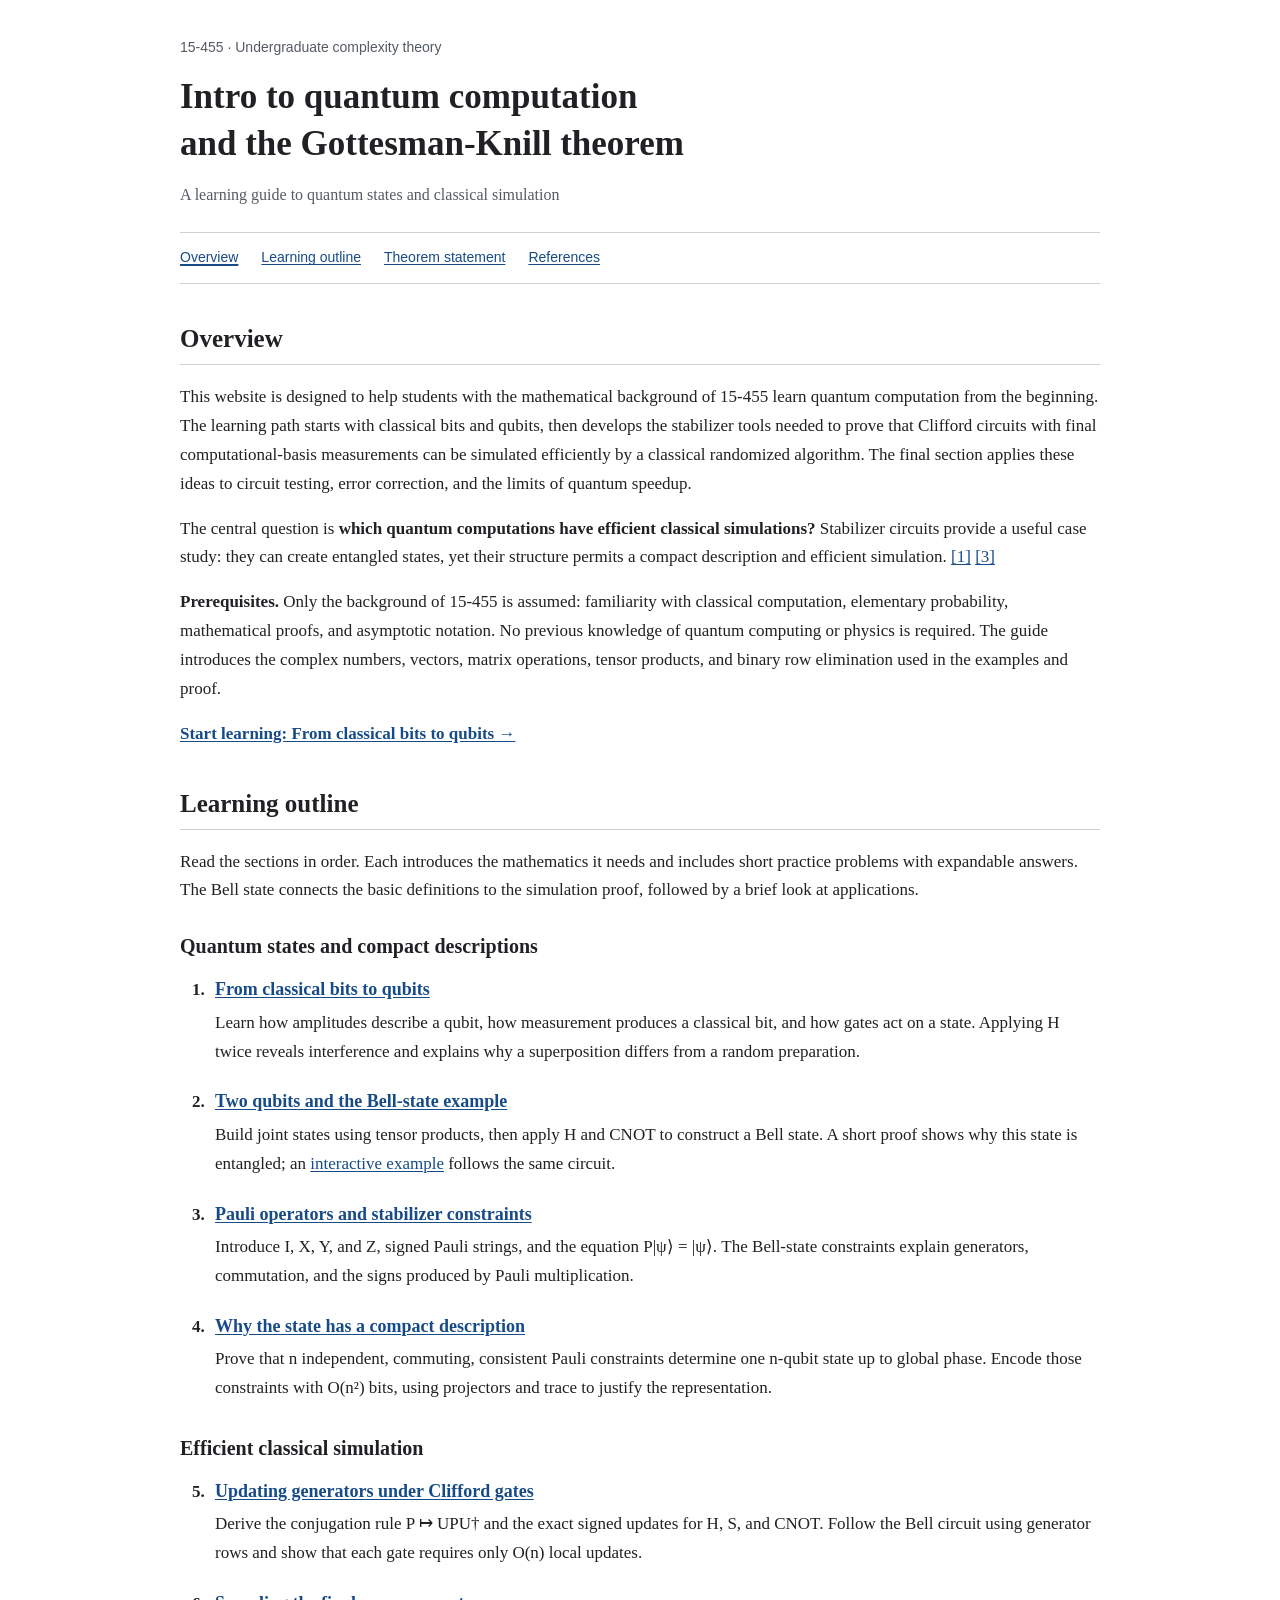
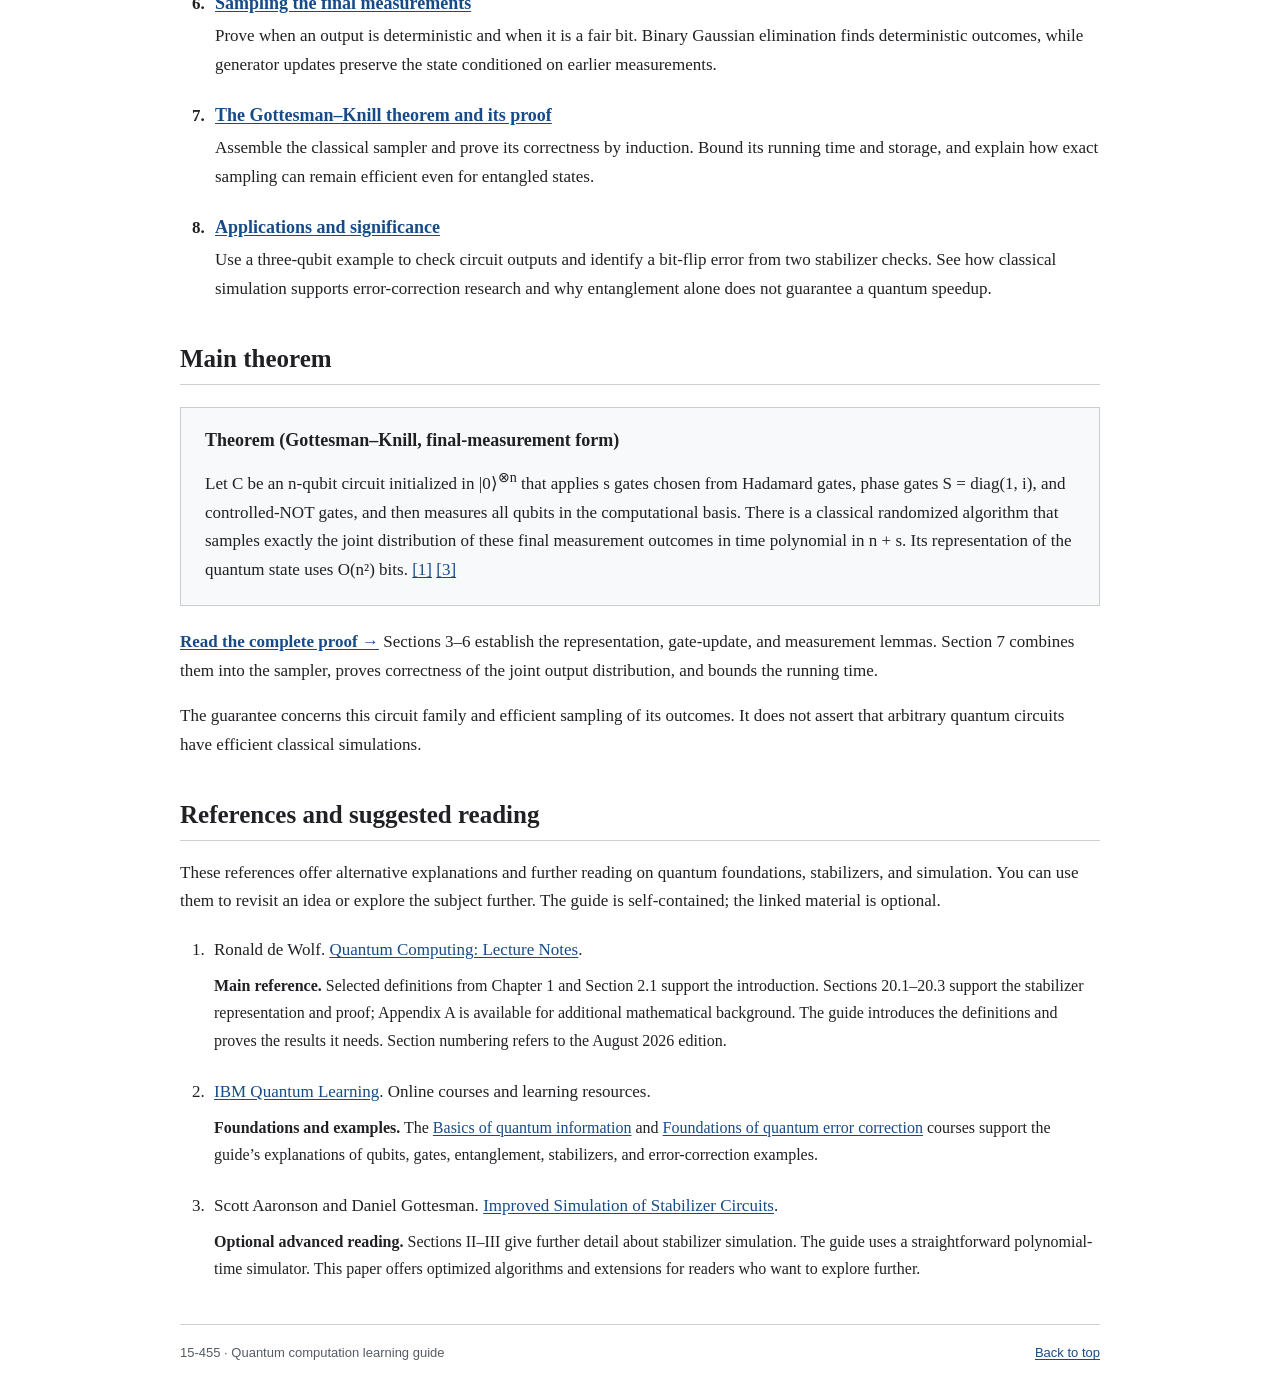
<file: index.html>
<!doctype html>
<html lang="en">
<head>
  <meta charset="utf-8">
  <meta name="viewport" content="width=device-width, initial-scale=1">
  <meta name="theme-color" content="#ffffff">
  <meta name="description" content="A concise, self-contained guide to qubits, stabilizer circuits, and a complete proof of the Gottesman-Knill theorem for undergraduate complexity theory students.">
  <meta property="og:title" content="Intro to quantum computation and the Gottesman-Knill theorem">
  <meta property="og:description" content="Learn quantum computation from the basics through eight sections, worked examples, a proof of efficient classical stabilizer simulation, and its applications.">
  <meta property="og:type" content="website">
  <meta property="og:url" content="https://l6zw32.github.io/quantum-computation/">
  <link rel="canonical" href="https://l6zw32.github.io/quantum-computation/">
  <link rel="icon" href="./favicon.svg" type="image/svg+xml">
  <link rel="stylesheet" href="./styles.css">
  <script src="./app.js" defer></script>
  <title>Intro to quantum computation and the Gottesman-Knill theorem</title>
</head>
<body id="top">
  <a class="skip-link" href="#main">Skip to content</a>
  <div class="page">
    <header class="site-header">
      <p class="course-label">15-455 · Undergraduate complexity theory</p>
      <h1>Intro to quantum computation and the Gottesman-Knill theorem</h1>
      <p class="page-subtitle">A learning guide to quantum states and classical simulation</p>
      <nav class="main-nav" aria-label="Page contents">
        <a href="#overview">Overview</a>
        <a href="#outline">Learning outline</a>
        <a href="#theorem">Theorem statement</a>
        <a href="#resources">References</a>
      </nav>
    </header>

    <main id="main">
      <section id="overview" aria-labelledby="overview-title">
        <h2 id="overview-title">Overview</h2>
        <p>This website is designed to help students with the mathematical background of 15-455 learn quantum computation from the beginning. The learning path starts with classical bits and qubits, then develops the stabilizer tools needed to prove that Clifford circuits with final computational-basis measurements can be simulated efficiently by a classical randomized algorithm. The final section applies these ideas to circuit testing, error correction, and the limits of quantum speedup.</p>
        <p>The central question is <strong>which quantum computations have efficient classical simulations?</strong> Stabilizer circuits provide a useful case study: they can create entangled states, yet their structure permits a compact description and efficient simulation. <a href="#resource-1" aria-label="Reference 1">[1]</a> <a href="#resource-3" aria-label="Reference 3">[3]</a></p>
        <p><strong>Prerequisites.</strong> Only the background of 15-455 is assumed: familiarity with classical computation, elementary probability, mathematical proofs, and asymptotic notation. No previous knowledge of quantum computing or physics is required. The guide introduces the complex numbers, vectors, matrix operations, tensor products, and binary row elimination used in the examples and proof.</p>
        <p><a href="./from-bits-to-qubits.html"><strong>Start learning: From classical bits to qubits →</strong></a></p>
      </section>

      <section id="outline" aria-labelledby="outline-title">
        <h2 id="outline-title">Learning outline</h2>
        <p>Read the sections in order. Each introduces the mathematics it needs and includes short practice problems with expandable answers. The Bell state connects the basic definitions to the simulation proof, followed by a brief look at applications.</p>
        <div class="lecture-unit">
          <h3>Quantum states and compact descriptions</h3>
          <ol class="outline-list">
            <li id="section-1">
              <h4><a href="./from-bits-to-qubits.html">From classical bits to qubits</a></h4>
              <p>Learn how amplitudes describe a qubit, how measurement produces a classical bit, and how gates act on a state. Applying H twice reveals interference and explains why a superposition differs from a random preparation.</p>
            </li>
            <li id="section-2">
              <h4><a href="./two-qubits-and-bell-state.html">Two qubits and the Bell-state example</a></h4>
              <p>Build joint states using tensor products, then apply H and CNOT to construct a Bell state. A short proof shows why this state is entangled; an <a href="./two-qubits-and-bell-state.html#bell-preview">interactive example</a> follows the same circuit.</p>
            </li>
            <li id="section-3">
              <h4><a href="./pauli-operators-and-stabilizers.html">Pauli operators and stabilizer constraints</a></h4>
              <p>Introduce I, X, Y, and Z, signed Pauli strings, and the equation P|ψ⟩ = |ψ⟩. The Bell-state constraints explain generators, commutation, and the signs produced by Pauli multiplication.</p>
            </li>
            <li id="section-4">
              <h4><a href="./compact-stabilizer-description.html">Why the state has a compact description</a></h4>
              <p>Prove that n independent, commuting, consistent Pauli constraints determine one n-qubit state up to global phase. Encode those constraints with O(n²) bits, using projectors and trace to justify the representation.</p>
            </li>
          </ol>
        </div>
        <div class="lecture-unit">
          <h3>Efficient classical simulation</h3>
          <ol class="outline-list" start="5">
            <li id="section-5">
              <h4><a href="./clifford-gate-updates.html">Updating generators under Clifford gates</a></h4>
              <p>Derive the conjugation rule P ↦ UPU† and the exact signed updates for H, S, and CNOT. Follow the Bell circuit using generator rows and show that each gate requires only O(n) local updates.</p>
            </li>
            <li id="section-6">
              <h4><a href="./sampling-measurements.html">Sampling the final measurements</a></h4>
              <p>Prove when an output is deterministic and when it is a fair bit. Binary Gaussian elimination finds deterministic outcomes, while generator updates preserve the state conditioned on earlier measurements.</p>
            </li>
            <li id="section-7">
              <h4><a href="./gottesman-knill-theorem.html">The Gottesman–Knill theorem and its proof</a></h4>
              <p>Assemble the classical sampler and prove its correctness by induction. Bound its running time and storage, and explain how exact sampling can remain efficient even for entangled states.</p>
            </li>
            <li id="section-8">
              <h4><a href="./applications-and-significance.html">Applications and significance</a></h4>
              <p>Use a three-qubit example to check circuit outputs and identify a bit-flip error from two stabilizer checks. See how classical simulation supports error-correction research and why entanglement alone does not guarantee a quantum speedup.</p>
            </li>
          </ol>
        </div>
      </section>

      <section id="theorem" aria-labelledby="theorem-title">
        <h2 id="theorem-title">Main theorem</h2>
        <div class="theorem-statement">
          <h3>Theorem (Gottesman–Knill, final-measurement form)</h3>
          <p>Let C be an n-qubit circuit initialized in |0⟩<sup>⊗n</sup> that applies s gates chosen from Hadamard gates, phase gates S = diag(1, i), and controlled-NOT gates, and then measures all qubits in the computational basis. There is a classical randomized algorithm that samples exactly the joint distribution of these final measurement outcomes in time polynomial in n + s. Its representation of the quantum state uses O(n²) bits. <a href="#resource-1" aria-label="Reference 1">[1]</a> <a href="#resource-3" aria-label="Reference 3">[3]</a></p>
        </div>
        <p><a href="./gottesman-knill-theorem.html"><strong>Read the complete proof →</strong></a> Sections 3–6 establish the representation, gate-update, and measurement lemmas. Section 7 combines them into the sampler, proves correctness of the joint output distribution, and bounds the running time.</p>
        <p>The guarantee concerns this circuit family and efficient sampling of its outcomes. It does not assert that arbitrary quantum circuits have efficient classical simulations.</p>
      </section>

      <section id="resources" aria-labelledby="resources-title">
        <h2 id="resources-title">References and suggested reading</h2>
        <p>These references offer alternative explanations and further reading on quantum foundations, stabilizers, and simulation. You can use them to revisit an idea or explore the subject further. The guide is self-contained; the linked material is optional.</p>
        <ol class="resource-list">
          <li id="resource-1">
            <p>Ronald de Wolf. <a href="https://homepages.cwi.nl/~rdewolf/qcnotes.pdf">Quantum Computing: Lecture Notes</a>.</p>
            <p class="resource-description"><strong>Main reference.</strong> Selected definitions from Chapter 1 and Section 2.1 support the introduction. Sections 20.1–20.3 support the stabilizer representation and proof; Appendix A is available for additional mathematical background. The guide introduces the definitions and proves the results it needs. Section numbering refers to the August 2026 edition.</p>
          </li>
          <li id="resource-2">
            <p><a href="https://quantum.cloud.ibm.com/learning/en">IBM Quantum Learning</a>. Online courses and learning resources.</p>
            <p class="resource-description"><strong>Foundations and examples.</strong> The <a href="https://quantum.cloud.ibm.com/learning/en/courses/basics-of-quantum-information">Basics of quantum information</a> and <a href="https://quantum.cloud.ibm.com/learning/en/courses/foundations-of-quantum-error-correction">Foundations of quantum error correction</a> courses support the guide’s explanations of qubits, gates, entanglement, stabilizers, and error-correction examples.</p>
          </li>
          <li id="resource-3">
            <p>Scott Aaronson and Daniel Gottesman. <a href="https://arxiv.org/pdf/quant-ph/0406196">Improved Simulation of Stabilizer Circuits</a>.</p>
            <p class="resource-description"><strong>Optional advanced reading.</strong> Sections II–III give further detail about stabilizer simulation. The guide uses a straightforward polynomial-time simulator. This paper offers optimized algorithms and extensions for readers who want to explore further.</p>
          </li>
        </ol>
      </section>
    </main>

    <footer class="site-footer">
      <span>15-455 · Quantum computation learning guide</span>
      <a href="#top" aria-label="Return to the top of the page">Back to top</a>
    </footer>
  </div>
</body>
</html>
</file>
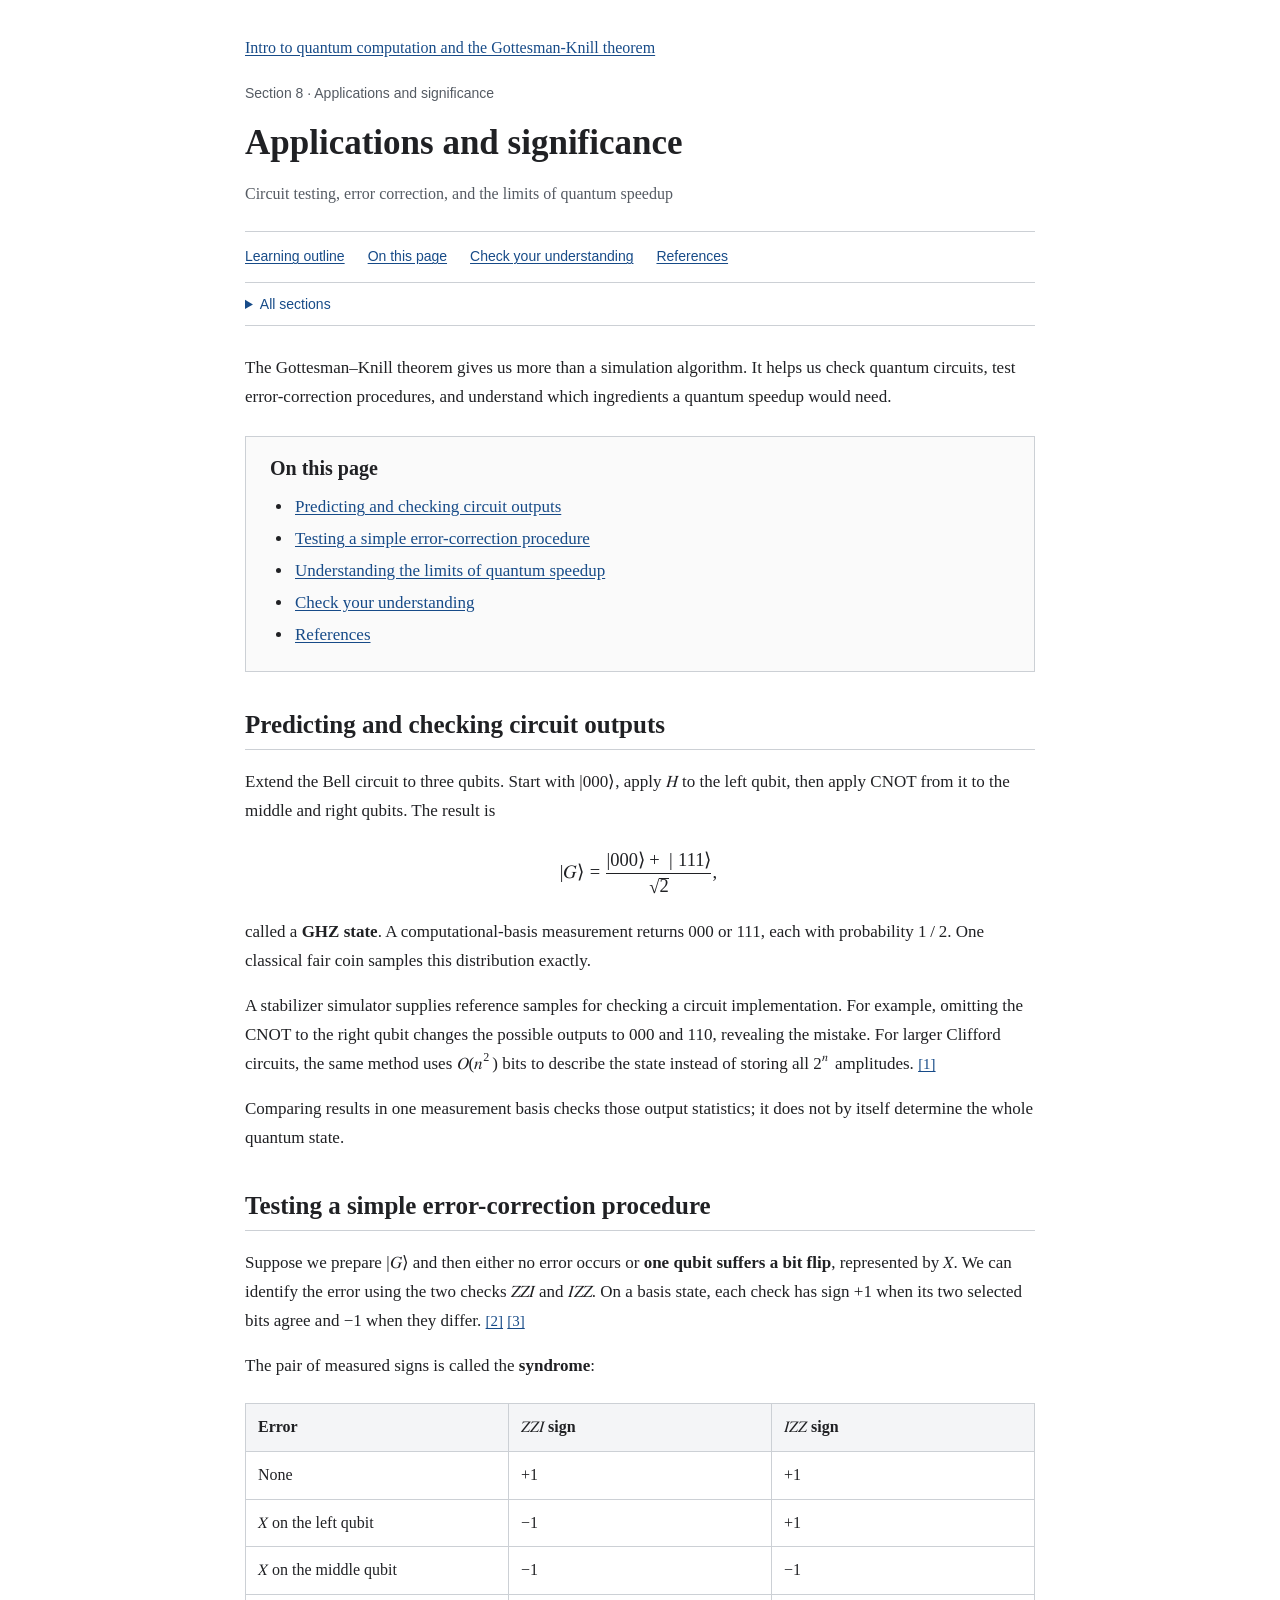
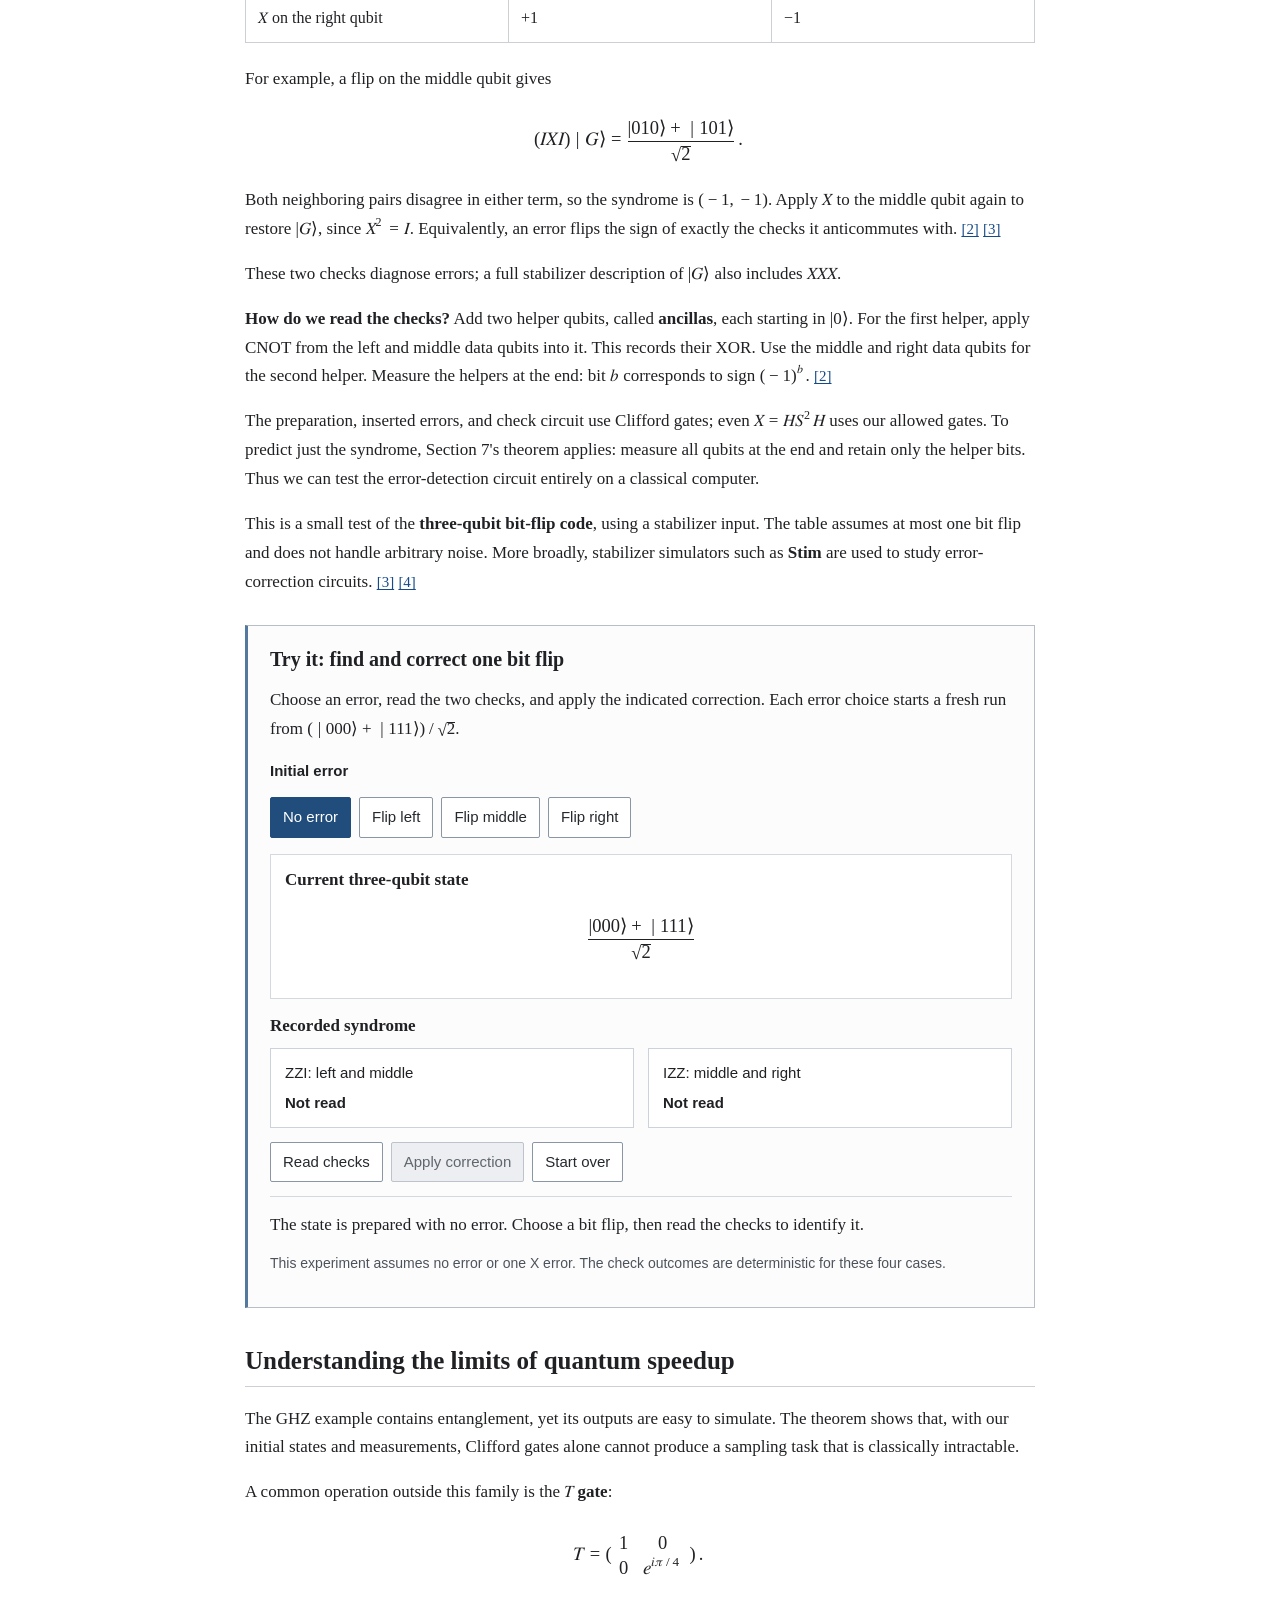
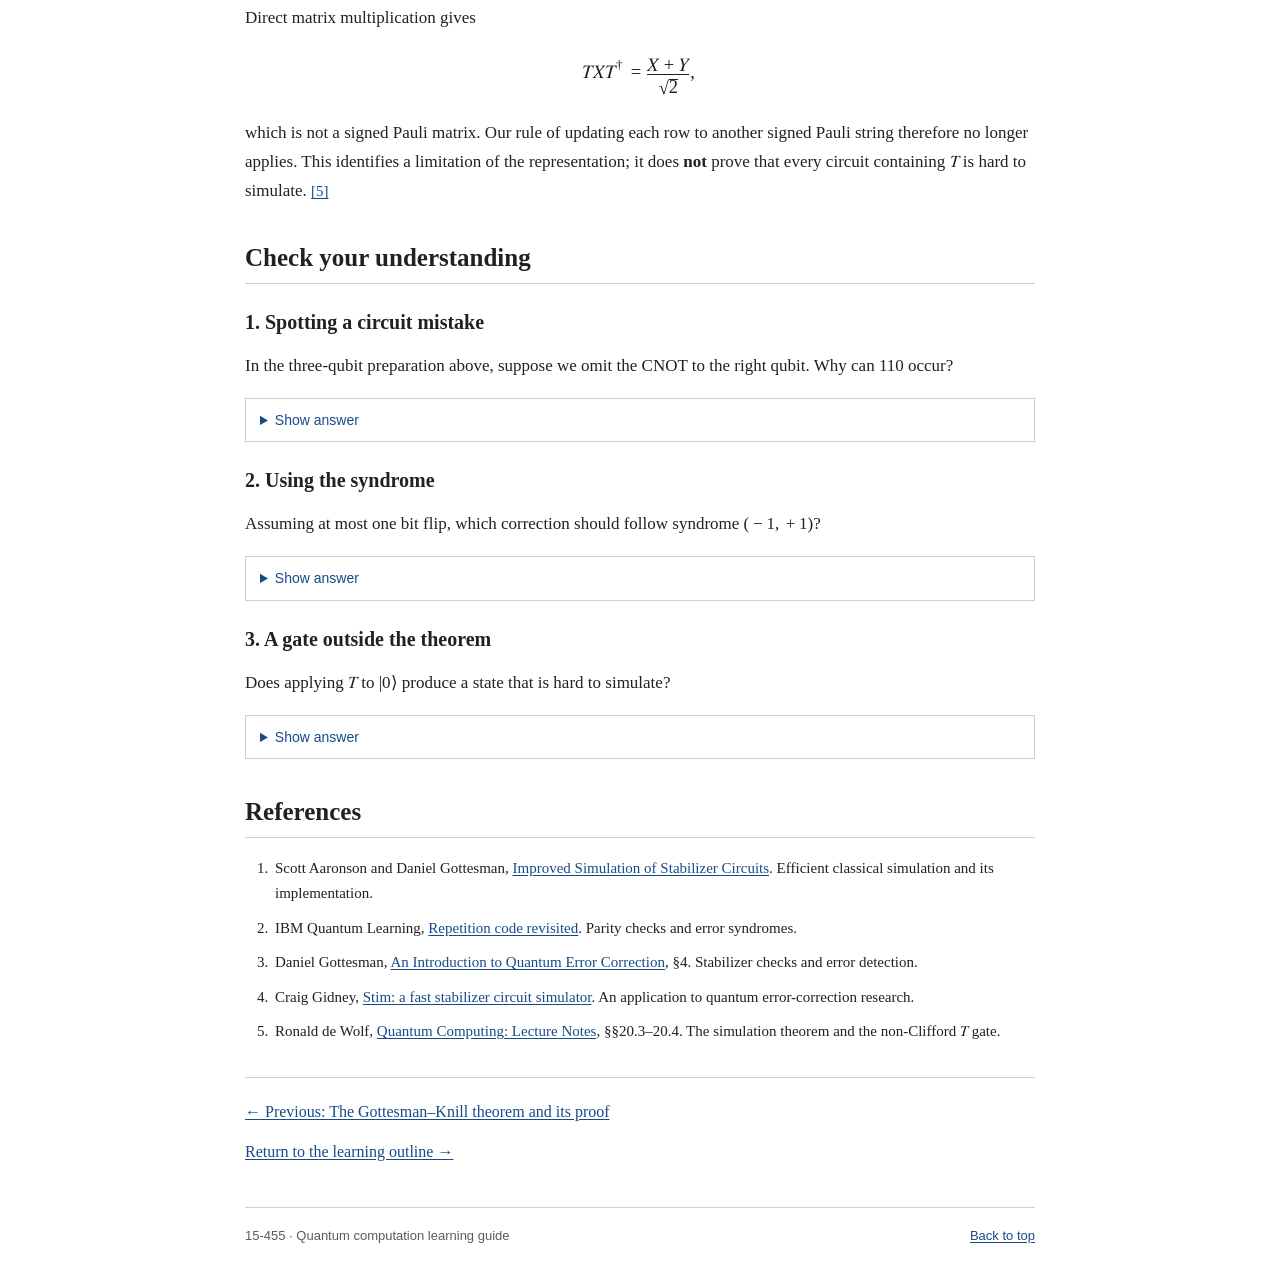
<file: applications-and-significance.html>
<!doctype html>
<html lang="en">
<head>
  <meta charset="utf-8">
  <meta name="viewport" content="width=device-width, initial-scale=1">
  <meta name="theme-color" content="#ffffff">
  <meta name="description" content="See how the Gottesman–Knill theorem helps test quantum circuits and simple error-correction checks, and why entanglement alone does not imply a quantum speedup.">
  <meta property="og:title" content="Applications and significance">
  <meta property="og:description" content="See how the Gottesman–Knill theorem helps test quantum circuits and simple error-correction checks, and why entanglement alone does not imply a quantum speedup.">
  <meta property="og:type" content="article">
  <meta property="og:url" content="https://l6zw32.github.io/quantum-computation/applications-and-significance.html">
  <link rel="canonical" href="https://l6zw32.github.io/quantum-computation/applications-and-significance.html">
  <link rel="icon" href="./favicon.svg" type="image/svg+xml">
  <link rel="stylesheet" href="./styles.css">
  <link rel="stylesheet" href="./lesson.css">
  <link rel="stylesheet" href="./interactives.css">
  <script src="./interactives.js" defer></script>
  <title>Applications and significance | Intro to quantum computation and the Gottesman-Knill theorem</title>
</head>
<body id="top">
  <a class="skip-link" href="#main">Skip to content</a>
  <div class="page lesson-page">
    <header class="site-header">
      <p class="guide-title"><a href="./">Intro to quantum computation and the Gottesman-Knill theorem</a></p>
      <p class="course-label">Section 8 · Applications and significance</p>
      <h1>Applications and significance</h1>
      <p class="page-subtitle">Circuit testing, error correction, and the limits of quantum speedup</p>
      <nav class="main-nav" aria-label="Guide navigation">
        <a href="./#outline">Learning outline</a>
        <a href="#contents">On this page</a>
        <a href="#practice">Check your understanding</a>
        <a href="#references">References</a>
      </nav>
      <details class="guide-sections">
        <summary>All sections</summary>
        <nav aria-label="All guide sections"><ol><li><a href="./from-bits-to-qubits.html">From classical bits to qubits</a></li>
<li><a href="./two-qubits-and-bell-state.html">Two qubits and the Bell-state example</a></li>
<li><a href="./pauli-operators-and-stabilizers.html">Pauli operators and stabilizer constraints</a></li>
<li><a href="./compact-stabilizer-description.html">Why the state has a compact description</a></li>
<li><a href="./clifford-gate-updates.html">Updating generators under Clifford gates</a></li>
<li><a href="./sampling-measurements.html">Sampling the final measurements</a></li>
<li><a href="./gottesman-knill-theorem.html">The Gottesman–Knill theorem and its proof</a></li>
<li><a href="./applications-and-significance.html" aria-current="page">Applications and significance</a></li></ol></nav>
      </details>
    </header>
    <main id="main">
      <div class="lesson-intro"><p>The Gottesman–Knill theorem gives us more than a simulation algorithm. It helps us check quantum circuits, test error-correction procedures, and understand which ingredients a quantum speedup would need.</p></div>
      <nav class="lesson-contents" id="contents" aria-labelledby="contents-title">
        <h2 id="contents-title">On this page</h2>
        <div class="toc">
<ul>
<li><a href="#predicting-and-checking-circuit-outputs">Predicting and checking circuit outputs</a></li>
<li><a href="#testing-a-simple-error-correction-procedure">Testing a simple error-correction procedure</a></li>
<li><a href="#understanding-the-limits-of-quantum-speedup">Understanding the limits of quantum speedup</a></li>
<li><a href="#practice">Check your understanding</a></li>
<li><a href="#references">References</a></li>
</ul>
</div>

      </nav>
      <article class="lesson-content" aria-label="Section 8: Applications and significance">
        
<h2 id="predicting-and-checking-circuit-outputs">Predicting and checking circuit outputs</h2>
<p>Extend the Bell circuit to three qubits. Start with <math xmlns="http://www.w3.org/1998/Math/MathML" display="inline"><semantics><mrow><mo stretchy="false">&#x0007C;</mo><mn>000</mn><mi>&#x027E9;</mi></mrow><annotation encoding="application/x-tex">|000\rangle</annotation></semantics></math>, apply <math xmlns="http://www.w3.org/1998/Math/MathML" display="inline"><semantics><mrow><mi>H</mi></mrow><annotation encoding="application/x-tex">H</annotation></semantics></math> to the left qubit, then apply CNOT from it to the middle and right qubits. The result is</p>
<div class="equation"><math xmlns="http://www.w3.org/1998/Math/MathML" display="block"><semantics><mrow><mo stretchy="false">&#x0007C;</mo><mi>G</mi><mi>&#x027E9;</mi><mo>&#x0003D;</mo><mfrac><mrow><mo stretchy="false">&#x0007C;</mo><mn>000</mn><mi>&#x027E9;</mi><mo>&#x0002B;</mo><mo stretchy="false">&#x0007C;</mo><mn>111</mn><mi>&#x027E9;</mi></mrow><mrow><msqrt><mn>2</mn></msqrt></mrow></mfrac><mo>&#x0002C;</mo></mrow><annotation encoding="application/x-tex">|G\rangle=\frac{|000\rangle+|111\rangle}{\sqrt2},</annotation></semantics></math></div>
<p>called a <strong>GHZ state</strong>. A computational-basis measurement returns <math xmlns="http://www.w3.org/1998/Math/MathML" display="inline"><semantics><mrow><mn>000</mn></mrow><annotation encoding="application/x-tex">000</annotation></semantics></math> or <math xmlns="http://www.w3.org/1998/Math/MathML" display="inline"><semantics><mrow><mn>111</mn></mrow><annotation encoding="application/x-tex">111</annotation></semantics></math>, each with probability <math xmlns="http://www.w3.org/1998/Math/MathML" display="inline"><semantics><mrow><mn>1</mn><mo>&#x0002F;</mo><mn>2</mn></mrow><annotation encoding="application/x-tex">1/2</annotation></semantics></math>. One classical fair coin samples this distribution exactly.</p>
<p>A stabilizer simulator supplies reference samples for checking a circuit implementation. For example, omitting the CNOT to the right qubit changes the possible outputs to <math xmlns="http://www.w3.org/1998/Math/MathML" display="inline"><semantics><mrow><mn>000</mn></mrow><annotation encoding="application/x-tex">000</annotation></semantics></math> and <math xmlns="http://www.w3.org/1998/Math/MathML" display="inline"><semantics><mrow><mn>110</mn></mrow><annotation encoding="application/x-tex">110</annotation></semantics></math>, revealing the mistake. For larger Clifford circuits, the same method uses <math xmlns="http://www.w3.org/1998/Math/MathML" display="inline"><semantics><mrow><mi>O</mi><mo stretchy="false">&#x00028;</mo><msup><mi>n</mi><mn>2</mn></msup><mo stretchy="false">&#x00029;</mo></mrow><annotation encoding="application/x-tex">O(n^2)</annotation></semantics></math> bits to describe the state instead of storing all <math xmlns="http://www.w3.org/1998/Math/MathML" display="inline"><semantics><mrow><msup><mn>2</mn><mi>n</mi></msup></mrow><annotation encoding="application/x-tex">2^n</annotation></semantics></math> amplitudes. <a class="reference-link" href="#ref-1" aria-label="Reference 1">[1]</a></p>
<p>Comparing results in one measurement basis checks those output statistics; it does not by itself determine the whole quantum state.</p>
<h2 id="testing-a-simple-error-correction-procedure">Testing a simple error-correction procedure</h2>
<p>Suppose we prepare <math xmlns="http://www.w3.org/1998/Math/MathML" display="inline"><semantics><mrow><mo stretchy="false">&#x0007C;</mo><mi>G</mi><mi>&#x027E9;</mi></mrow><annotation encoding="application/x-tex">|G\rangle</annotation></semantics></math> and then either no error occurs or <strong>one qubit suffers a bit flip</strong>, represented by <math xmlns="http://www.w3.org/1998/Math/MathML" display="inline"><semantics><mrow><mi>X</mi></mrow><annotation encoding="application/x-tex">X</annotation></semantics></math>. We can identify the error using the two checks <math xmlns="http://www.w3.org/1998/Math/MathML" display="inline"><semantics><mrow><mi>Z</mi><mi>Z</mi><mi>I</mi></mrow><annotation encoding="application/x-tex">ZZI</annotation></semantics></math> and <math xmlns="http://www.w3.org/1998/Math/MathML" display="inline"><semantics><mrow><mi>I</mi><mi>Z</mi><mi>Z</mi></mrow><annotation encoding="application/x-tex">IZZ</annotation></semantics></math>. On a basis state, each check has sign <math xmlns="http://www.w3.org/1998/Math/MathML" display="inline"><semantics><mrow><mo>&#x0002B;</mo><mn>1</mn></mrow><annotation encoding="application/x-tex">+1</annotation></semantics></math> when its two selected bits agree and <math xmlns="http://www.w3.org/1998/Math/MathML" display="inline"><semantics><mrow><mo>&#x02212;</mo><mn>1</mn></mrow><annotation encoding="application/x-tex">-1</annotation></semantics></math> when they differ. <a class="reference-link" href="#ref-2" aria-label="Reference 2">[2]</a> <a class="reference-link" href="#ref-3" aria-label="Reference 3">[3]</a></p>
<p>The pair of measured signs is called the <strong>syndrome</strong>:</p>
<table class="comparison-table">
<thead>
<tr>
<th scope="col">Error</th>
<th scope="col"><math xmlns="http://www.w3.org/1998/Math/MathML" display="inline"><semantics><mrow><mi>Z</mi><mi>Z</mi><mi>I</mi></mrow><annotation encoding="application/x-tex">ZZI</annotation></semantics></math> sign</th>
<th scope="col"><math xmlns="http://www.w3.org/1998/Math/MathML" display="inline"><semantics><mrow><mi>I</mi><mi>Z</mi><mi>Z</mi></mrow><annotation encoding="application/x-tex">IZZ</annotation></semantics></math> sign</th>
</tr>
</thead>
<tbody>
<tr>
<td>None</td>
<td><math xmlns="http://www.w3.org/1998/Math/MathML" display="inline"><semantics><mrow><mo>&#x0002B;</mo><mn>1</mn></mrow><annotation encoding="application/x-tex">+1</annotation></semantics></math></td>
<td><math xmlns="http://www.w3.org/1998/Math/MathML" display="inline"><semantics><mrow><mo>&#x0002B;</mo><mn>1</mn></mrow><annotation encoding="application/x-tex">+1</annotation></semantics></math></td>
</tr>
<tr>
<td><math xmlns="http://www.w3.org/1998/Math/MathML" display="inline"><semantics><mrow><mi>X</mi></mrow><annotation encoding="application/x-tex">X</annotation></semantics></math> on the left qubit</td>
<td><math xmlns="http://www.w3.org/1998/Math/MathML" display="inline"><semantics><mrow><mo>&#x02212;</mo><mn>1</mn></mrow><annotation encoding="application/x-tex">-1</annotation></semantics></math></td>
<td><math xmlns="http://www.w3.org/1998/Math/MathML" display="inline"><semantics><mrow><mo>&#x0002B;</mo><mn>1</mn></mrow><annotation encoding="application/x-tex">+1</annotation></semantics></math></td>
</tr>
<tr>
<td><math xmlns="http://www.w3.org/1998/Math/MathML" display="inline"><semantics><mrow><mi>X</mi></mrow><annotation encoding="application/x-tex">X</annotation></semantics></math> on the middle qubit</td>
<td><math xmlns="http://www.w3.org/1998/Math/MathML" display="inline"><semantics><mrow><mo>&#x02212;</mo><mn>1</mn></mrow><annotation encoding="application/x-tex">-1</annotation></semantics></math></td>
<td><math xmlns="http://www.w3.org/1998/Math/MathML" display="inline"><semantics><mrow><mo>&#x02212;</mo><mn>1</mn></mrow><annotation encoding="application/x-tex">-1</annotation></semantics></math></td>
</tr>
<tr>
<td><math xmlns="http://www.w3.org/1998/Math/MathML" display="inline"><semantics><mrow><mi>X</mi></mrow><annotation encoding="application/x-tex">X</annotation></semantics></math> on the right qubit</td>
<td><math xmlns="http://www.w3.org/1998/Math/MathML" display="inline"><semantics><mrow><mo>&#x0002B;</mo><mn>1</mn></mrow><annotation encoding="application/x-tex">+1</annotation></semantics></math></td>
<td><math xmlns="http://www.w3.org/1998/Math/MathML" display="inline"><semantics><mrow><mo>&#x02212;</mo><mn>1</mn></mrow><annotation encoding="application/x-tex">-1</annotation></semantics></math></td>
</tr>
</tbody>
</table>
<p>For example, a flip on the middle qubit gives</p>
<div class="equation"><math xmlns="http://www.w3.org/1998/Math/MathML" display="block"><semantics><mrow><mo stretchy="false">&#x00028;</mo><mi>I</mi><mi>X</mi><mi>I</mi><mo stretchy="false">&#x00029;</mo><mo stretchy="false">&#x0007C;</mo><mi>G</mi><mi>&#x027E9;</mi><mo>&#x0003D;</mo><mfrac><mrow><mo stretchy="false">&#x0007C;</mo><mn>010</mn><mi>&#x027E9;</mi><mo>&#x0002B;</mo><mo stretchy="false">&#x0007C;</mo><mn>101</mn><mi>&#x027E9;</mi></mrow><mrow><msqrt><mn>2</mn></msqrt></mrow></mfrac><mo>&#x0002E;</mo></mrow><annotation encoding="application/x-tex">(IXI)|G\rangle=\frac{|010\rangle+|101\rangle}{\sqrt2}.</annotation></semantics></math></div>
<p>Both neighboring pairs disagree in either term, so the syndrome is <math xmlns="http://www.w3.org/1998/Math/MathML" display="inline"><semantics><mrow><mo stretchy="false">&#x00028;</mo><mo>&#x02212;</mo><mn>1</mn><mo>&#x0002C;</mo><mo>&#x02212;</mo><mn>1</mn><mo stretchy="false">&#x00029;</mo></mrow><annotation encoding="application/x-tex">(-1,-1)</annotation></semantics></math>. Apply <math xmlns="http://www.w3.org/1998/Math/MathML" display="inline"><semantics><mrow><mi>X</mi></mrow><annotation encoding="application/x-tex">X</annotation></semantics></math> to the middle qubit again to restore <math xmlns="http://www.w3.org/1998/Math/MathML" display="inline"><semantics><mrow><mo stretchy="false">&#x0007C;</mo><mi>G</mi><mi>&#x027E9;</mi></mrow><annotation encoding="application/x-tex">|G\rangle</annotation></semantics></math>, since <math xmlns="http://www.w3.org/1998/Math/MathML" display="inline"><semantics><mrow><msup><mi>X</mi><mn>2</mn></msup><mo>&#x0003D;</mo><mi>I</mi></mrow><annotation encoding="application/x-tex">X^2=I</annotation></semantics></math>. Equivalently, an error flips the sign of exactly the checks it anticommutes with. <a class="reference-link" href="#ref-2" aria-label="Reference 2">[2]</a> <a class="reference-link" href="#ref-3" aria-label="Reference 3">[3]</a></p>
<p>These two checks diagnose errors; a full stabilizer description of <math xmlns="http://www.w3.org/1998/Math/MathML" display="inline"><semantics><mrow><mo stretchy="false">&#x0007C;</mo><mi>G</mi><mi>&#x027E9;</mi></mrow><annotation encoding="application/x-tex">|G\rangle</annotation></semantics></math> also includes <math xmlns="http://www.w3.org/1998/Math/MathML" display="inline"><semantics><mrow><mi>X</mi><mi>X</mi><mi>X</mi></mrow><annotation encoding="application/x-tex">XXX</annotation></semantics></math>.</p>
<p><strong>How do we read the checks?</strong> Add two helper qubits, called <strong>ancillas</strong>, each starting in <math xmlns="http://www.w3.org/1998/Math/MathML" display="inline"><semantics><mrow><mo stretchy="false">&#x0007C;</mo><mn>0</mn><mi>&#x027E9;</mi></mrow><annotation encoding="application/x-tex">|0\rangle</annotation></semantics></math>. For the first helper, apply CNOT from the left and middle data qubits into it. This records their XOR. Use the middle and right data qubits for the second helper. Measure the helpers at the end: bit <math xmlns="http://www.w3.org/1998/Math/MathML" display="inline"><semantics><mrow><mi>b</mi></mrow><annotation encoding="application/x-tex">b</annotation></semantics></math> corresponds to sign <math xmlns="http://www.w3.org/1998/Math/MathML" display="inline"><semantics><mrow><mo stretchy="false">&#x00028;</mo><mo>&#x02212;</mo><mn>1</mn><msup><mo stretchy="false">&#x00029;</mo><mi>b</mi></msup></mrow><annotation encoding="application/x-tex">(-1)^b</annotation></semantics></math>. <a class="reference-link" href="#ref-2" aria-label="Reference 2">[2]</a></p>
<p>The preparation, inserted errors, and check circuit use Clifford gates; even <math xmlns="http://www.w3.org/1998/Math/MathML" display="inline"><semantics><mrow><mi>X</mi><mo>&#x0003D;</mo><mi>H</mi><msup><mi>S</mi><mn>2</mn></msup><mi>H</mi></mrow><annotation encoding="application/x-tex">X=HS^2H</annotation></semantics></math> uses our allowed gates. To predict just the syndrome, Section 7's theorem applies: measure all qubits at the end and retain only the helper bits. Thus we can test the error-detection circuit entirely on a classical computer.</p>
<p>This is a small test of the <strong>three-qubit bit-flip code</strong>, using a stabilizer input. The table assumes at most one bit flip and does not handle arbitrary noise. More broadly, stabilizer simulators such as <strong>Stim</strong> are used to study error-correction circuits. <a class="reference-link" href="#ref-3" aria-label="Reference 3">[3]</a> <a class="reference-link" href="#ref-4" aria-label="Reference 4">[4]</a></p>
<aside class="interactive-demo" data-demo="syndrome" id="syndrome-explorer" aria-labelledby="syndrome-demo-title">
  <h3 id="syndrome-demo-title">Try it: find and correct one bit flip</h3>
  <p>Choose an error, read the two checks, and apply the indicated correction. Each error choice starts a fresh run from <math xmlns="http://www.w3.org/1998/Math/MathML" display="inline"><semantics><mrow><mo stretchy="false">&#x00028;</mo><mo stretchy="false">&#x0007C;</mo><mn>000</mn><mi>&#x027E9;</mi><mo>&#x0002B;</mo><mo stretchy="false">&#x0007C;</mo><mn>111</mn><mi>&#x027E9;</mi><mo stretchy="false">&#x00029;</mo><mo>&#x0002F;</mo><msqrt><mn>2</mn></msqrt></mrow><annotation encoding="application/x-tex">(|000\rangle+|111\rangle)/\sqrt2</annotation></semantics></math>.</p>
  <div class="demo-controls" hidden>
    <p class="demo-label">Initial error</p>
    <div class="demo-buttons" role="group" aria-label="Choose the initial bit-flip error">
      <button type="button" data-error="none" aria-pressed="true">No error</button>
      <button type="button" data-error="left" aria-pressed="false">Flip left</button>
      <button type="button" data-error="middle" aria-pressed="false">Flip middle</button>
      <button type="button" data-error="right" aria-pressed="false">Flip right</button>
    </div>
  </div>
  <div class="demo-panel">
    <h4>Current three-qubit state</h4>
    <div data-error-state="none">

<div class="equation"><math xmlns="http://www.w3.org/1998/Math/MathML" display="block"><semantics><mrow><mfrac><mrow><mo stretchy="false">&#x0007C;</mo><mn>000</mn><mi>&#x027E9;</mi><mo>&#x0002B;</mo><mo stretchy="false">&#x0007C;</mo><mn>111</mn><mi>&#x027E9;</mi></mrow><mrow><msqrt><mn>2</mn></msqrt></mrow></mfrac></mrow><annotation encoding="application/x-tex">\frac{|000\rangle+|111\rangle}{\sqrt2}</annotation></semantics></math></div>

</div>
    <div data-error-state="left" hidden>

<div class="equation"><math xmlns="http://www.w3.org/1998/Math/MathML" display="block"><semantics><mrow><mfrac><mrow><mo stretchy="false">&#x0007C;</mo><mn>100</mn><mi>&#x027E9;</mi><mo>&#x0002B;</mo><mo stretchy="false">&#x0007C;</mo><mn>011</mn><mi>&#x027E9;</mi></mrow><mrow><msqrt><mn>2</mn></msqrt></mrow></mfrac></mrow><annotation encoding="application/x-tex">\frac{|100\rangle+|011\rangle}{\sqrt2}</annotation></semantics></math></div>

</div>
    <div data-error-state="middle" hidden>

<div class="equation"><math xmlns="http://www.w3.org/1998/Math/MathML" display="block"><semantics><mrow><mfrac><mrow><mo stretchy="false">&#x0007C;</mo><mn>010</mn><mi>&#x027E9;</mi><mo>&#x0002B;</mo><mo stretchy="false">&#x0007C;</mo><mn>101</mn><mi>&#x027E9;</mi></mrow><mrow><msqrt><mn>2</mn></msqrt></mrow></mfrac></mrow><annotation encoding="application/x-tex">\frac{|010\rangle+|101\rangle}{\sqrt2}</annotation></semantics></math></div>

</div>
    <div data-error-state="right" hidden>

<div class="equation"><math xmlns="http://www.w3.org/1998/Math/MathML" display="block"><semantics><mrow><mfrac><mrow><mo stretchy="false">&#x0007C;</mo><mn>001</mn><mi>&#x027E9;</mi><mo>&#x0002B;</mo><mo stretchy="false">&#x0007C;</mo><mn>110</mn><mi>&#x027E9;</mi></mrow><mrow><msqrt><mn>2</mn></msqrt></mrow></mfrac></mrow><annotation encoding="application/x-tex">\frac{|001\rangle+|110\rangle}{\sqrt2}</annotation></semantics></math></div>

</div>
  </div>
  <h4>Recorded syndrome</h4>
  <div class="demo-grid">
    <div class="demo-check"><span>ZZI: left and middle</span><strong data-syndrome-sign="0">Not read</strong></div>
    <div class="demo-check"><span>IZZ: middle and right</span><strong data-syndrome-sign="1">Not read</strong></div>
  </div>
  <div class="demo-controls demo-buttons" hidden>
    <button type="button" data-read-syndrome>Read checks</button>
    <button type="button" data-correct-error disabled>Apply correction</button>
    <button type="button" data-reset-syndrome>Start over</button>
  </div>
  <p class="demo-status" data-syndrome-status role="status">The state is prepared with no error. Choose a bit flip, then read the checks to identify it.</p>
  <p class="demo-help">This experiment assumes no error or one X error. The check outcomes are deterministic for these four cases.</p>
  <noscript><p class="demo-help">The error-free state is shown. Enable JavaScript to run the error-detection steps.</p></noscript>
</aside>

<h2 id="understanding-the-limits-of-quantum-speedup">Understanding the limits of quantum speedup</h2>
<p>The GHZ example contains entanglement, yet its outputs are easy to simulate. The theorem shows that, with our initial states and measurements, Clifford gates alone cannot produce a sampling task that is classically intractable.</p>
<p>A common operation outside this family is the <strong><math xmlns="http://www.w3.org/1998/Math/MathML" display="inline"><semantics><mrow><mi>T</mi></mrow><annotation encoding="application/x-tex">T</annotation></semantics></math> gate</strong>:</p>
<div class="equation"><math xmlns="http://www.w3.org/1998/Math/MathML" display="block"><semantics><mrow><mi>T</mi><mo>&#x0003D;</mo><mo>&#x00028;</mo><mtable><mtr><mtd><mn>1</mn></mtd><mtd><mn>0</mn></mtd></mtr><mtr><mtd><mn>0</mn></mtd><mtd><msup><mi>e</mi><mrow><mi>i</mi><mi>&#x003C0;</mi><mo>&#x0002F;</mo><mn>4</mn></mrow></msup></mtd></mtr></mtable><mo>&#x00029;</mo><mo>&#x0002E;</mo></mrow><annotation encoding="application/x-tex">T=\begin{pmatrix}1&amp;0\\0&amp;e^{i\pi/4}\end{pmatrix}.</annotation></semantics></math></div>
<p>Direct matrix multiplication gives</p>
<div class="equation"><math xmlns="http://www.w3.org/1998/Math/MathML" display="block"><semantics><mrow><mi>T</mi><mi>X</mi><msup><mi>T</mi><mi>&#x02020;</mi></msup><mo>&#x0003D;</mo><mfrac><mrow><mi>X</mi><mo>&#x0002B;</mo><mi>Y</mi></mrow><mrow><msqrt><mn>2</mn></msqrt></mrow></mfrac><mo>&#x0002C;</mo></mrow><annotation encoding="application/x-tex">TXT^\dagger=\frac{X+Y}{\sqrt2},</annotation></semantics></math></div>
<p>which is not a signed Pauli matrix. Our rule of updating each row to another signed Pauli string therefore no longer applies. This identifies a limitation of the representation; it does <strong>not</strong> prove that every circuit containing <math xmlns="http://www.w3.org/1998/Math/MathML" display="inline"><semantics><mrow><mi>T</mi></mrow><annotation encoding="application/x-tex">T</annotation></semantics></math> is hard to simulate. <a class="reference-link" href="#ref-5" aria-label="Reference 5">[5]</a></p>
<h2 id="practice">Check your understanding</h2>
<h3 id="1-spotting-a-circuit-mistake">1. Spotting a circuit mistake</h3>
<p>In the three-qubit preparation above, suppose we omit the CNOT to the right qubit. Why can <math xmlns="http://www.w3.org/1998/Math/MathML" display="inline"><semantics><mrow><mn>110</mn></mrow><annotation encoding="application/x-tex">110</annotation></semantics></math> occur?</p>
<details>
<summary>Show answer</summary>
<p>After <math xmlns="http://www.w3.org/1998/Math/MathML" display="inline"><semantics><mrow><mi>H</mi></mrow><annotation encoding="application/x-tex">H</annotation></semantics></math> and the remaining CNOT, the state is <math xmlns="http://www.w3.org/1998/Math/MathML" display="inline"><semantics><mrow><mo stretchy="false">&#x00028;</mo><mo stretchy="false">&#x0007C;</mo><mn>000</mn><mi>&#x027E9;</mi><mo>&#x0002B;</mo><mo stretchy="false">&#x0007C;</mo><mn>110</mn><mi>&#x027E9;</mi><mo stretchy="false">&#x00029;</mo><mo>&#x0002F;</mo><msqrt><mn>2</mn></msqrt></mrow><annotation encoding="application/x-tex">(|000\rangle+|110\rangle)/\sqrt2</annotation></semantics></math>. The right qubit stays in 0. Thus <math xmlns="http://www.w3.org/1998/Math/MathML" display="inline"><semantics><mrow><mn>110</mn></mrow><annotation encoding="application/x-tex">110</annotation></semantics></math> occurs with probability <math xmlns="http://www.w3.org/1998/Math/MathML" display="inline"><semantics><mrow><mn>1</mn><mo>&#x0002F;</mo><mn>2</mn></mrow><annotation encoding="application/x-tex">1/2</annotation></semantics></math>, while the intended circuit never produces it.</p>
</details>
<h3 id="2-using-the-syndrome">2. Using the syndrome</h3>
<p>Assuming at most one bit flip, which correction should follow syndrome <math xmlns="http://www.w3.org/1998/Math/MathML" display="inline"><semantics><mrow><mo stretchy="false">&#x00028;</mo><mo>&#x02212;</mo><mn>1</mn><mo>&#x0002C;</mo><mo>&#x0002B;</mo><mn>1</mn><mo stretchy="false">&#x00029;</mo></mrow><annotation encoding="application/x-tex">(-1,+1)</annotation></semantics></math>?</p>
<details>
<summary>Show answer</summary>
<p>Apply <math xmlns="http://www.w3.org/1998/Math/MathML" display="inline"><semantics><mrow><mi>X</mi></mrow><annotation encoding="application/x-tex">X</annotation></semantics></math> to the left qubit. It is the only single-qubit flip that changes the <math xmlns="http://www.w3.org/1998/Math/MathML" display="inline"><semantics><mrow><mi>Z</mi><mi>Z</mi><mi>I</mi></mrow><annotation encoding="application/x-tex">ZZI</annotation></semantics></math> sign but leaves the <math xmlns="http://www.w3.org/1998/Math/MathML" display="inline"><semantics><mrow><mi>I</mi><mi>Z</mi><mi>Z</mi></mrow><annotation encoding="application/x-tex">IZZ</annotation></semantics></math> sign unchanged.</p>
</details>
<h3 id="3-a-gate-outside-the-theorem">3. A gate outside the theorem</h3>
<p>Does applying <math xmlns="http://www.w3.org/1998/Math/MathML" display="inline"><semantics><mrow><mi>T</mi></mrow><annotation encoding="application/x-tex">T</annotation></semantics></math> to <math xmlns="http://www.w3.org/1998/Math/MathML" display="inline"><semantics><mrow><mo stretchy="false">&#x0007C;</mo><mn>0</mn><mi>&#x027E9;</mi></mrow><annotation encoding="application/x-tex">|0\rangle</annotation></semantics></math> produce a state that is hard to simulate?</p>
<details>
<summary>Show answer</summary>
<p>No: <math xmlns="http://www.w3.org/1998/Math/MathML" display="inline"><semantics><mrow><mi>T</mi><mo stretchy="false">&#x0007C;</mo><mn>0</mn><mi>&#x027E9;</mi><mo>&#x0003D;</mo><mo stretchy="false">&#x0007C;</mo><mn>0</mn><mi>&#x027E9;</mi></mrow><annotation encoding="application/x-tex">T|0\rangle=|0\rangle</annotation></semantics></math>. Being outside the theorem's gate set does not itself establish a computational advantage.</p>
</details>
<h2 id="references">References</h2>
<ol>
<li id="ref-1">Scott Aaronson and Daniel Gottesman, <a href="https://arxiv.org/abs/quant-ph/0406196">Improved Simulation of Stabilizer Circuits</a>. Efficient classical simulation and its implementation.</li>
<li id="ref-2">IBM Quantum Learning, <a href="https://quantum.cloud.ibm.com/learning/en/courses/foundations-of-quantum-error-correction/stabilizer-formalism/repetition-code-revisited">Repetition code revisited</a>. Parity checks and error syndromes.</li>
<li id="ref-3">Daniel Gottesman, <a href="https://arxiv.org/pdf/quant-ph/0004072">An Introduction to Quantum Error Correction</a>, §4. Stabilizer checks and error detection.</li>
<li id="ref-4">Craig Gidney, <a href="https://quantum-journal.org/papers/q-2021-07-06-497/">Stim: a fast stabilizer circuit simulator</a>. An application to quantum error-correction research.</li>
<li id="ref-5">Ronald de Wolf, <a href="https://homepages.cwi.nl/~rdewolf/qcnotes.pdf">Quantum Computing: Lecture Notes</a>, §§20.3–20.4. The simulation theorem and the non-Clifford <math xmlns="http://www.w3.org/1998/Math/MathML" display="inline"><semantics><mrow><mi>T</mi></mrow><annotation encoding="application/x-tex">T</annotation></semantics></math> gate.</li>
</ol>
      </article>
      <nav class="chapter-nav" aria-label="Previous and next sections">
        <a href="./gottesman-knill-theorem.html">← Previous: The Gottesman–Knill theorem and its proof</a>
        <a href="./#outline">Return to the learning outline →</a>
      </nav>
    </main>
    <footer class="site-footer">
      <span>15-455 · Quantum computation learning guide</span>
      <a href="#top">Back to top</a>
    </footer>
  </div>
</body>
</html>
</file>
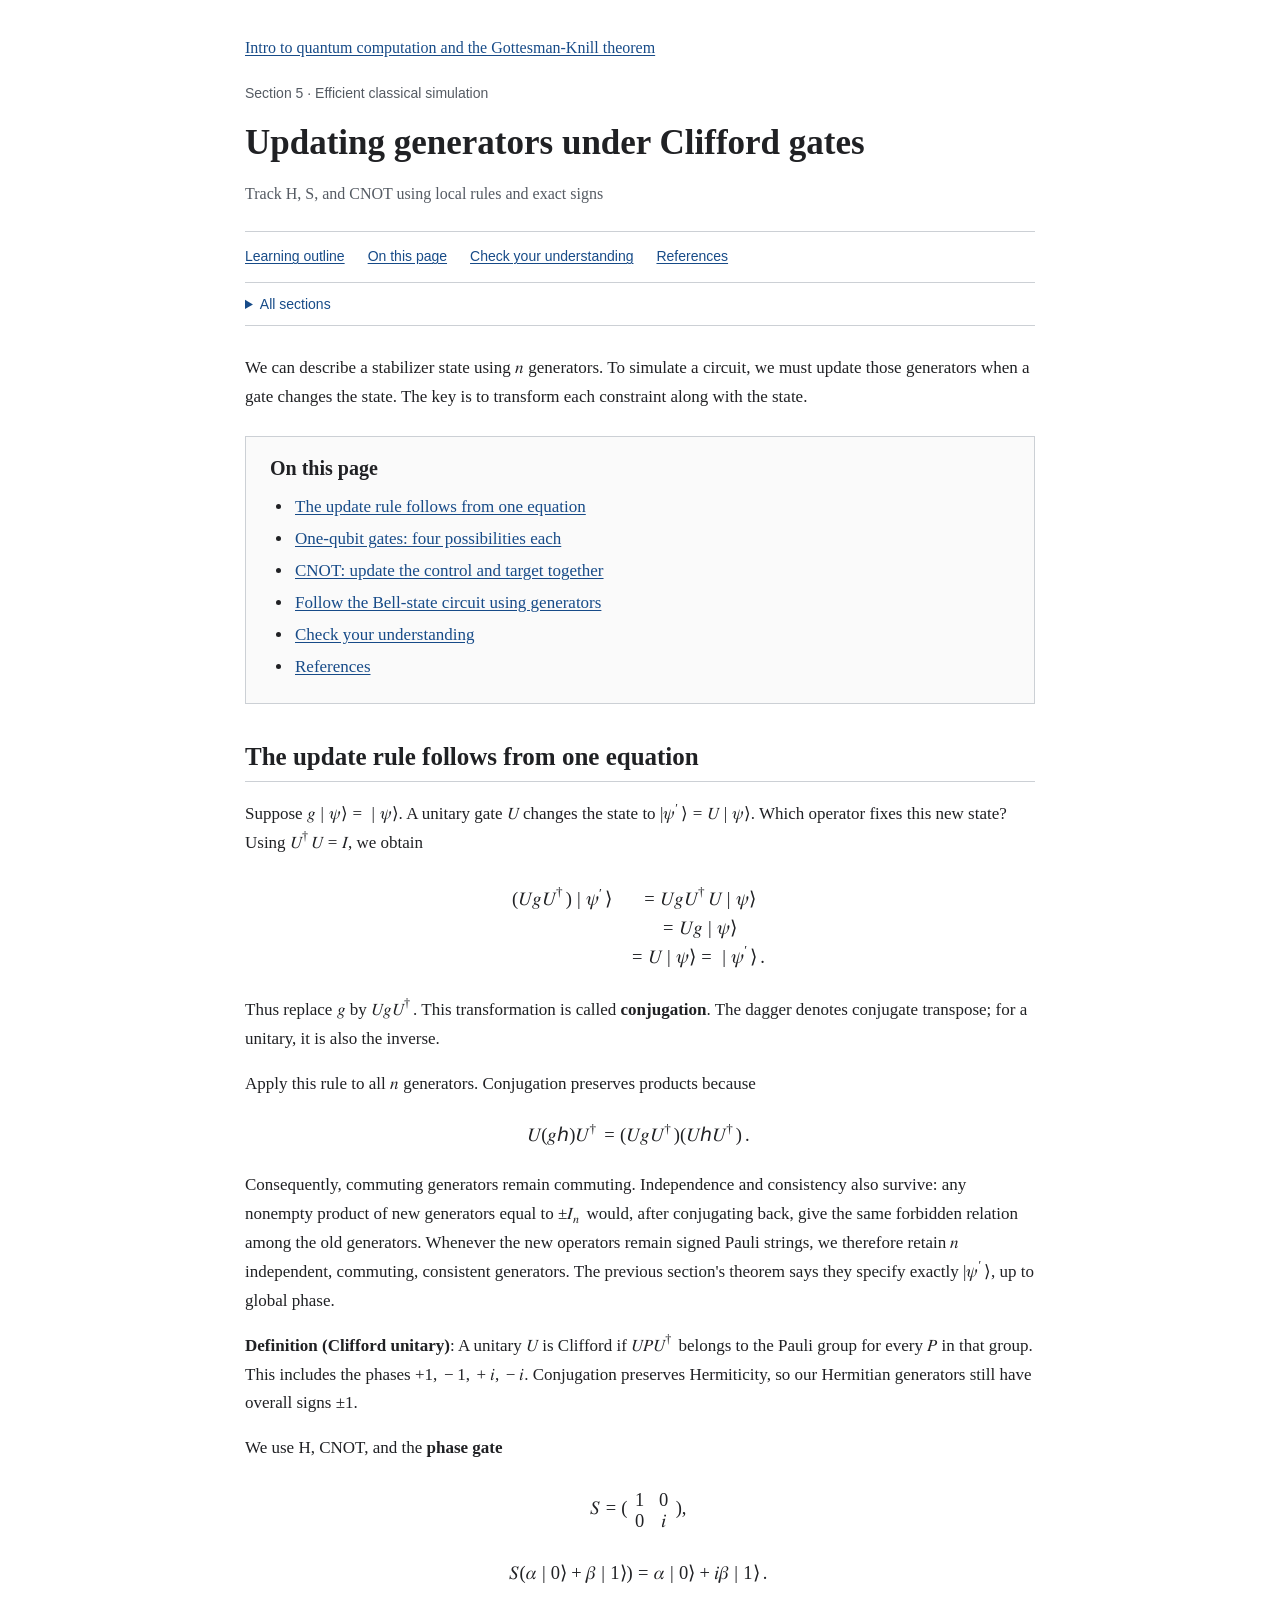
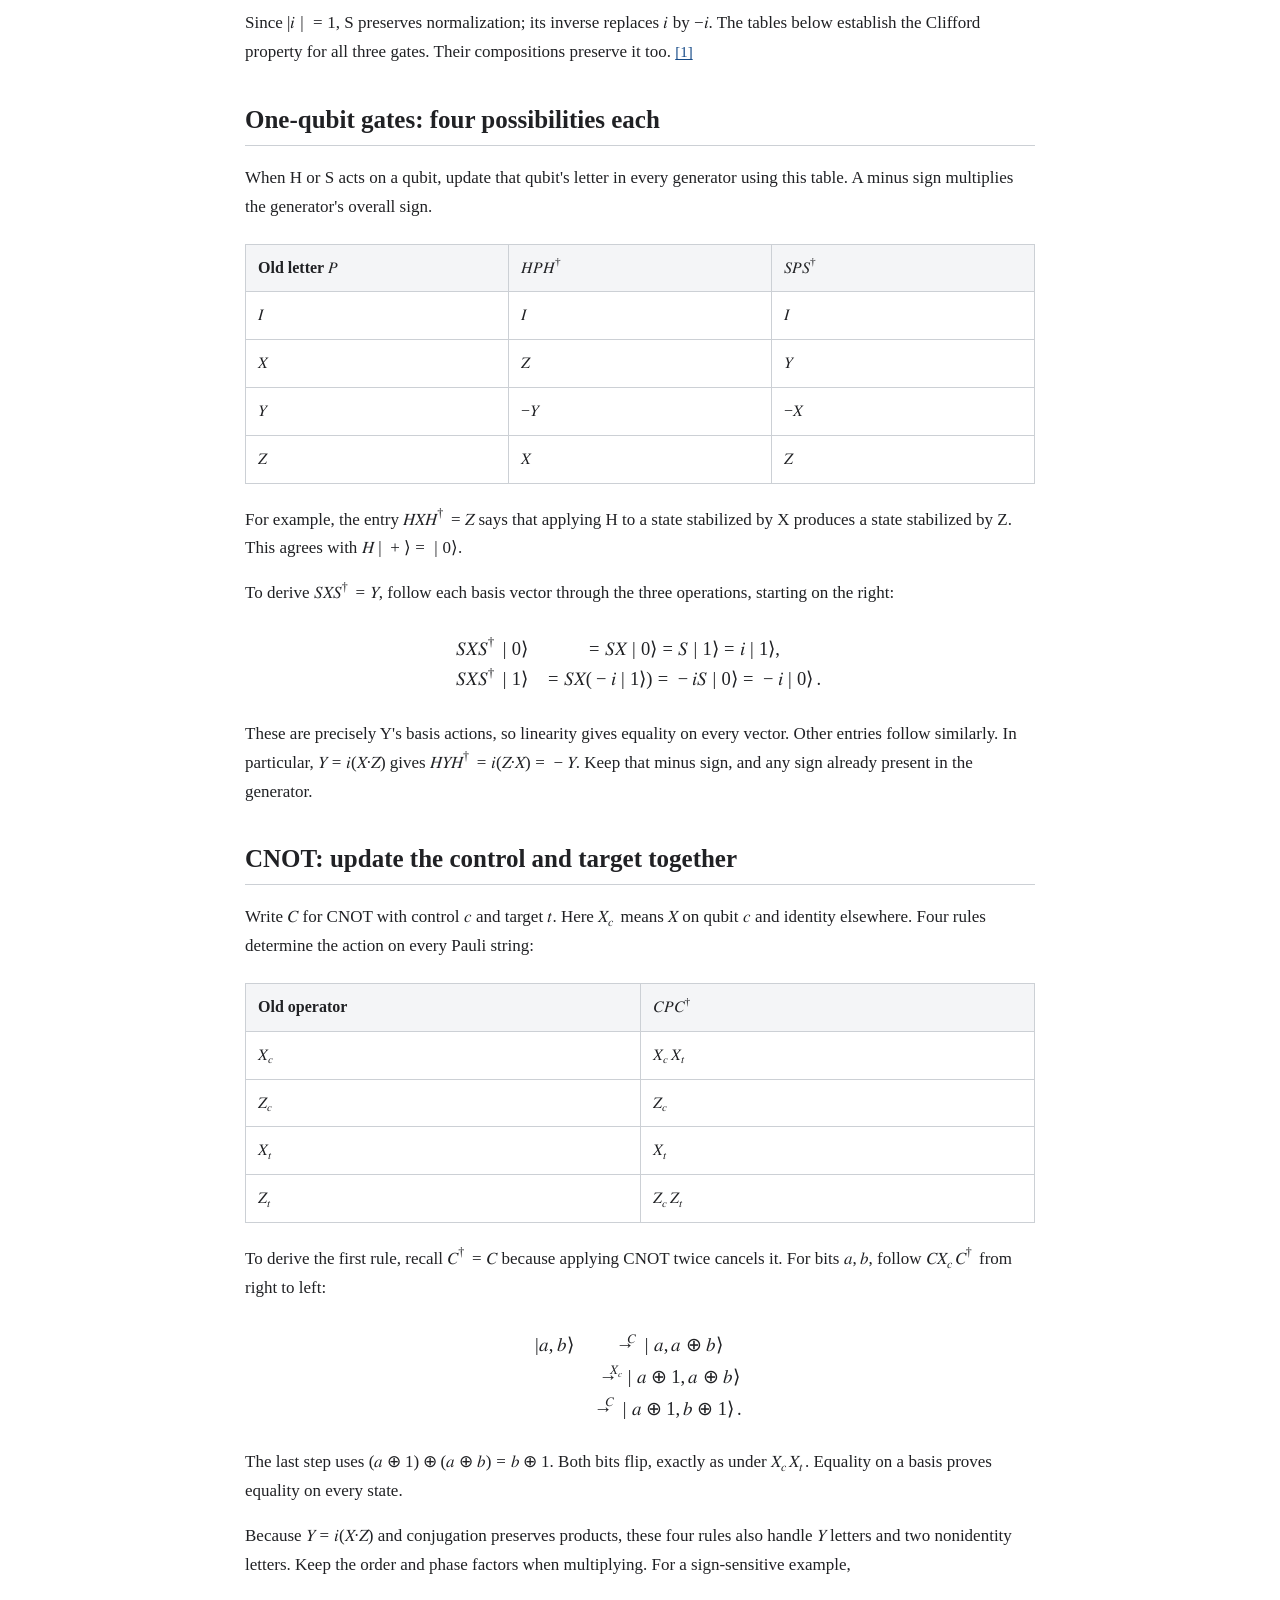
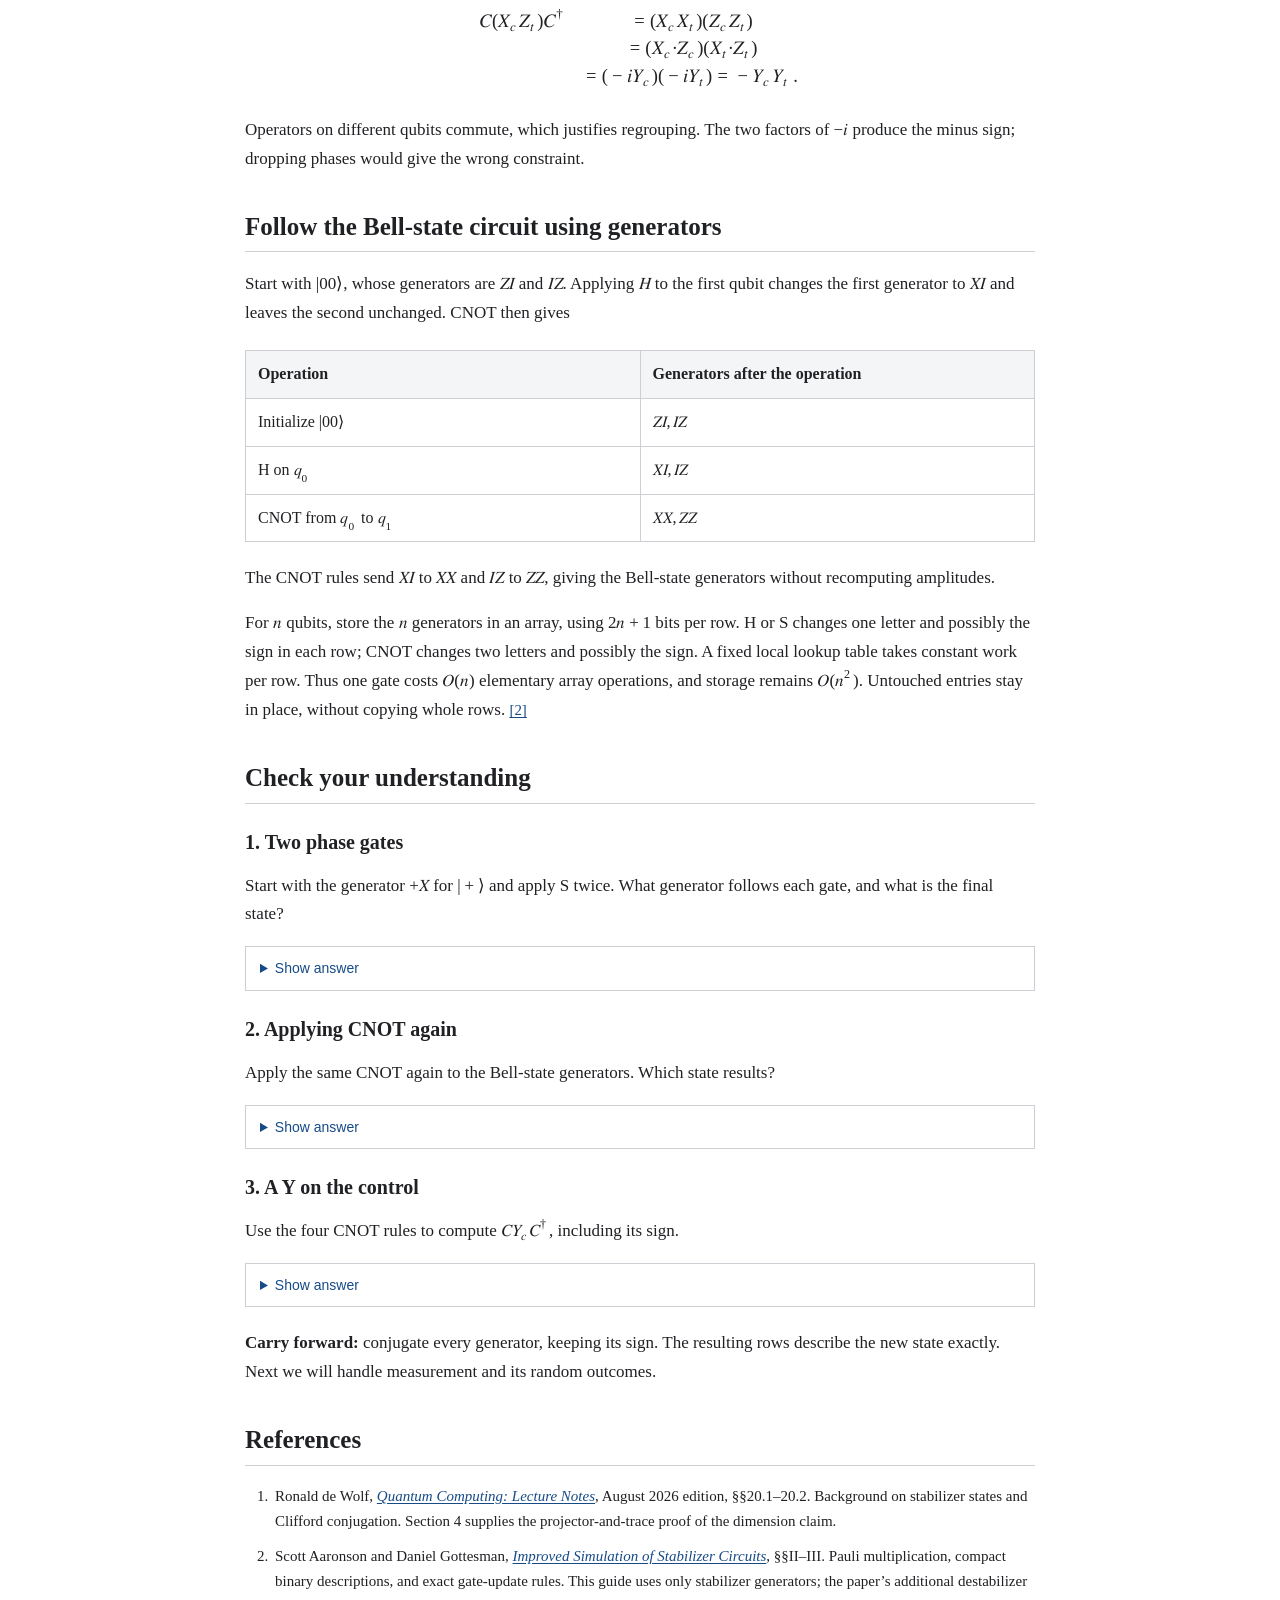
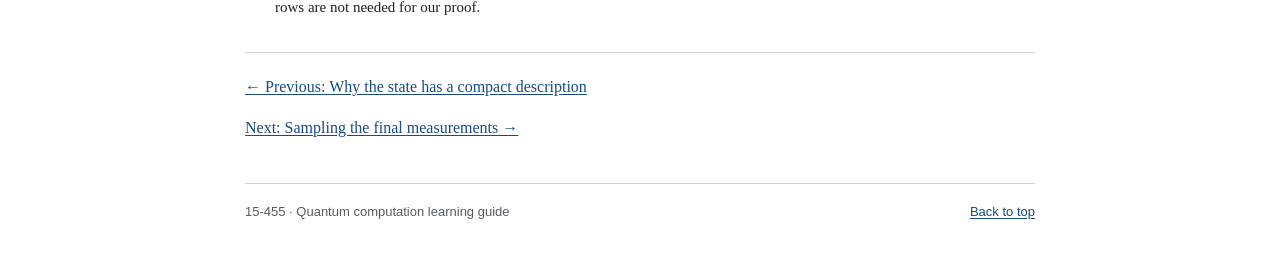
<file: clifford-gate-updates.html>
<!doctype html>
<html lang="en">
<head>
  <meta charset="utf-8">
  <meta name="viewport" content="width=device-width, initial-scale=1">
  <meta name="theme-color" content="#ffffff">
  <meta name="description" content="Derive Clifford conjugation, learn signed H, S, and CNOT updates, and follow the Bell circuit using stabilizer generators.">
  <meta property="og:title" content="Updating generators under Clifford gates">
  <meta property="og:description" content="Derive Clifford conjugation, learn signed H, S, and CNOT updates, and follow the Bell circuit using stabilizer generators.">
  <meta property="og:type" content="article">
  <meta property="og:url" content="https://l6zw32.github.io/quantum-computation/clifford-gate-updates.html">
  <link rel="canonical" href="https://l6zw32.github.io/quantum-computation/clifford-gate-updates.html">
  <link rel="icon" href="./favicon.svg" type="image/svg+xml">
  <link rel="stylesheet" href="./styles.css">
  <link rel="stylesheet" href="./lesson.css">
  <title>Updating generators under Clifford gates | Intro to quantum computation and the Gottesman-Knill theorem</title>
</head>
<body id="top">
  <a class="skip-link" href="#main">Skip to content</a>
  <div class="page lesson-page">
    <header class="site-header">
      <p class="guide-title"><a href="./">Intro to quantum computation and the Gottesman-Knill theorem</a></p>
      <p class="course-label">Section 5 · Efficient classical simulation</p>
      <h1>Updating generators under Clifford gates</h1>
      <p class="page-subtitle">Track H, S, and CNOT using local rules and exact signs</p>
      <nav class="main-nav" aria-label="Guide navigation">
        <a href="./#outline">Learning outline</a>
        <a href="#contents">On this page</a>
        <a href="#practice">Check your understanding</a>
        <a href="#references">References</a>
      </nav>
      <details class="guide-sections">
        <summary>All sections</summary>
        <nav aria-label="All guide sections"><ol><li><a href="./from-bits-to-qubits.html">From classical bits to qubits</a></li>
<li><a href="./two-qubits-and-bell-state.html">Two qubits and the Bell-state example</a></li>
<li><a href="./pauli-operators-and-stabilizers.html">Pauli operators and stabilizer constraints</a></li>
<li><a href="./compact-stabilizer-description.html">Why the state has a compact description</a></li>
<li><a href="./clifford-gate-updates.html" aria-current="page">Updating generators under Clifford gates</a></li>
<li><a href="./sampling-measurements.html">Sampling the final measurements</a></li>
<li><a href="./gottesman-knill-theorem.html">The Gottesman–Knill theorem and its proof</a></li>
<li><a href="./applications-and-significance.html">Applications and significance</a></li></ol></nav>
      </details>
    </header>
    <main id="main">
      <div class="lesson-intro"><p>We can describe a stabilizer state using <math xmlns="http://www.w3.org/1998/Math/MathML" display="inline"><semantics><mrow><mi>n</mi></mrow><annotation encoding="application/x-tex">n</annotation></semantics></math> generators. To simulate a circuit, we must update those generators when a gate changes the state. The key is to transform each constraint along with the state.</p></div>
      <nav class="lesson-contents" id="contents" aria-labelledby="contents-title">
        <h2 id="contents-title">On this page</h2>
        <div class="toc">
<ul>
<li><a href="#the-update-rule-follows-from-one-equation">The update rule follows from one equation</a></li>
<li><a href="#one-qubit-gates-four-possibilities-each">One-qubit gates: four possibilities each</a></li>
<li><a href="#cnot-update-the-control-and-target-together">CNOT: update the control and target together</a></li>
<li><a href="#follow-the-bell-state-circuit-using-generators">Follow the Bell-state circuit using generators</a></li>
<li><a href="#practice">Check your understanding</a></li>
<li><a href="#references">References</a></li>
</ul>
</div>

      </nav>
      <article class="lesson-content" aria-label="Section 5: Updating generators under Clifford gates">
        
<h2 id="the-update-rule-follows-from-one-equation">The update rule follows from one equation</h2>
<p>Suppose <math xmlns="http://www.w3.org/1998/Math/MathML" display="inline"><semantics><mrow><mi>g</mi><mo stretchy="false">&#x0007C;</mo><mi>&#x003C8;</mi><mi>&#x027E9;</mi><mo>&#x0003D;</mo><mo stretchy="false">&#x0007C;</mo><mi>&#x003C8;</mi><mi>&#x027E9;</mi></mrow><annotation encoding="application/x-tex">g|\psi\rangle=|\psi\rangle</annotation></semantics></math>. A unitary gate <math xmlns="http://www.w3.org/1998/Math/MathML" display="inline"><semantics><mrow><mi>U</mi></mrow><annotation encoding="application/x-tex">U</annotation></semantics></math> changes the state to <math xmlns="http://www.w3.org/1998/Math/MathML" display="inline"><semantics><mrow><mo stretchy="false">&#x0007C;</mo><msup><mi>&#x003C8;</mi><mi>&#x02032;</mi></msup><mi>&#x027E9;</mi><mo>&#x0003D;</mo><mi>U</mi><mo stretchy="false">&#x0007C;</mo><mi>&#x003C8;</mi><mi>&#x027E9;</mi></mrow><annotation encoding="application/x-tex">|\psi&#x27;\rangle=U|\psi\rangle</annotation></semantics></math>. Which operator fixes this new state? Using <math xmlns="http://www.w3.org/1998/Math/MathML" display="inline"><semantics><mrow><msup><mi>U</mi><mi>&#x02020;</mi></msup><mi>U</mi><mo>&#x0003D;</mo><mi>I</mi></mrow><annotation encoding="application/x-tex">U^\dagger U=I</annotation></semantics></math>, we obtain</p>
<div class="equation"><math xmlns="http://www.w3.org/1998/Math/MathML" display="block"><semantics><mrow><mtable displaystyle="true" columnspacing="0em" rowspacing="3pt"><mtr><mtd columnalign="right"><mo stretchy="false">&#x00028;</mo><mi>U</mi><mi>g</mi><msup><mi>U</mi><mi>&#x02020;</mi></msup><mo stretchy="false">&#x00029;</mo><mo stretchy="false">&#x0007C;</mo><msup><mi>&#x003C8;</mi><mi>&#x02032;</mi></msup><mi>&#x027E9;</mi></mtd><mtd columnalign="left"><mi /><mo>&#x0003D;</mo><mi>U</mi><mi>g</mi><msup><mi>U</mi><mi>&#x02020;</mi></msup><mi>U</mi><mo stretchy="false">&#x0007C;</mo><mi>&#x003C8;</mi><mi>&#x027E9;</mi></mtd></mtr><mtr><mtd columnalign="right" /><mtd columnalign="left"><mi /><mo>&#x0003D;</mo><mi>U</mi><mi>g</mi><mo stretchy="false">&#x0007C;</mo><mi>&#x003C8;</mi><mi>&#x027E9;</mi></mtd></mtr><mtr><mtd columnalign="right" /><mtd columnalign="left"><mi /><mo>&#x0003D;</mo><mi>U</mi><mo stretchy="false">&#x0007C;</mo><mi>&#x003C8;</mi><mi>&#x027E9;</mi><mo>&#x0003D;</mo><mo stretchy="false">&#x0007C;</mo><msup><mi>&#x003C8;</mi><mi>&#x02032;</mi></msup><mi>&#x027E9;</mi><mo>&#x0002E;</mo></mtd></mtr></mtable></mrow><annotation encoding="application/x-tex">\begin{split}
(UgU^\dagger)|\psi&#x27;\rangle&amp;=UgU^\dagger U|\psi\rangle\\
&amp;=Ug|\psi\rangle\\
&amp;=U|\psi\rangle=|\psi&#x27;\rangle.
\end{split}</annotation></semantics></math></div>
<p>Thus replace <math xmlns="http://www.w3.org/1998/Math/MathML" display="inline"><semantics><mrow><mi>g</mi></mrow><annotation encoding="application/x-tex">g</annotation></semantics></math> by <math xmlns="http://www.w3.org/1998/Math/MathML" display="inline"><semantics><mrow><mi>U</mi><mi>g</mi><msup><mi>U</mi><mi>&#x02020;</mi></msup></mrow><annotation encoding="application/x-tex">UgU^\dagger</annotation></semantics></math>. This transformation is called <strong>conjugation</strong>. The dagger denotes conjugate transpose; for a unitary, it is also the inverse.</p>
<p>Apply this rule to all <math xmlns="http://www.w3.org/1998/Math/MathML" display="inline"><semantics><mrow><mi>n</mi></mrow><annotation encoding="application/x-tex">n</annotation></semantics></math> generators. Conjugation preserves products because</p>
<div class="equation"><math xmlns="http://www.w3.org/1998/Math/MathML" display="block"><semantics><mrow><mi>U</mi><mo stretchy="false">&#x00028;</mo><mi>g</mi><mi>h</mi><mo stretchy="false">&#x00029;</mo><msup><mi>U</mi><mi>&#x02020;</mi></msup><mo>&#x0003D;</mo><mo stretchy="false">&#x00028;</mo><mi>U</mi><mi>g</mi><msup><mi>U</mi><mi>&#x02020;</mi></msup><mo stretchy="false">&#x00029;</mo><mo stretchy="false">&#x00028;</mo><mi>U</mi><mi>h</mi><msup><mi>U</mi><mi>&#x02020;</mi></msup><mo stretchy="false">&#x00029;</mo><mo>&#x0002E;</mo></mrow><annotation encoding="application/x-tex">U(gh)U^\dagger=(UgU^\dagger)(UhU^\dagger).</annotation></semantics></math></div>
<p>Consequently, commuting generators remain commuting. Independence and consistency also survive: any nonempty product of new generators equal to <math xmlns="http://www.w3.org/1998/Math/MathML" display="inline"><semantics><mrow><mi>&#x000B1;</mi><msub><mi>I</mi><mi>n</mi></msub></mrow><annotation encoding="application/x-tex">\pm I_n</annotation></semantics></math> would, after conjugating back, give the same forbidden relation among the old generators. Whenever the new operators remain signed Pauli strings, we therefore retain <math xmlns="http://www.w3.org/1998/Math/MathML" display="inline"><semantics><mrow><mi>n</mi></mrow><annotation encoding="application/x-tex">n</annotation></semantics></math> independent, commuting, consistent generators. The previous section's theorem says they specify exactly <math xmlns="http://www.w3.org/1998/Math/MathML" display="inline"><semantics><mrow><mo stretchy="false">&#x0007C;</mo><msup><mi>&#x003C8;</mi><mi>&#x02032;</mi></msup><mi>&#x027E9;</mi></mrow><annotation encoding="application/x-tex">|\psi&#x27;\rangle</annotation></semantics></math>, up to global phase.</p>
<p><strong>Definition (Clifford unitary)</strong>: A unitary <math xmlns="http://www.w3.org/1998/Math/MathML" display="inline"><semantics><mrow><mi>U</mi></mrow><annotation encoding="application/x-tex">U</annotation></semantics></math> is Clifford if <math xmlns="http://www.w3.org/1998/Math/MathML" display="inline"><semantics><mrow><mi>U</mi><mi>P</mi><msup><mi>U</mi><mi>&#x02020;</mi></msup></mrow><annotation encoding="application/x-tex">UPU^\dagger</annotation></semantics></math> belongs to the Pauli group for every <math xmlns="http://www.w3.org/1998/Math/MathML" display="inline"><semantics><mrow><mi>P</mi></mrow><annotation encoding="application/x-tex">P</annotation></semantics></math> in that group. This includes the phases <math xmlns="http://www.w3.org/1998/Math/MathML" display="inline"><semantics><mrow><mo>&#x0002B;</mo><mn>1</mn><mo>&#x0002C;</mo><mo>&#x02212;</mo><mn>1</mn><mo>&#x0002C;</mo><mo>&#x0002B;</mo><mi>i</mi><mo>&#x0002C;</mo><mo>&#x02212;</mo><mi>i</mi></mrow><annotation encoding="application/x-tex">+1,-1,+i,-i</annotation></semantics></math>. Conjugation preserves Hermiticity, so our Hermitian generators still have overall signs <math xmlns="http://www.w3.org/1998/Math/MathML" display="inline"><semantics><mrow><mi>&#x000B1;</mi><mn>1</mn></mrow><annotation encoding="application/x-tex">\pm1</annotation></semantics></math>.</p>
<p>We use H, CNOT, and the <strong>phase gate</strong></p>
<div class="equation"><math xmlns="http://www.w3.org/1998/Math/MathML" display="block"><semantics><mrow><mi>S</mi><mo>&#x0003D;</mo><mo>&#x00028;</mo><mtable><mtr><mtd><mn>1</mn></mtd><mtd><mn>0</mn></mtd></mtr><mtr><mtd><mn>0</mn></mtd><mtd><mi>i</mi></mtd></mtr></mtable><mo>&#x00029;</mo><mo>&#x0002C;</mo></mrow><annotation encoding="application/x-tex">S=\begin{pmatrix}1&amp;0\\0&amp;i\end{pmatrix},</annotation></semantics></math></div>
<div class="equation"><math xmlns="http://www.w3.org/1998/Math/MathML" display="block"><semantics><mrow><mi>S</mi><mo stretchy="false">&#x00028;</mo><mi>&#x003B1;</mi><mo stretchy="false">&#x0007C;</mo><mn>0</mn><mi>&#x027E9;</mi><mo>&#x0002B;</mo><mi>&#x003B2;</mi><mo stretchy="false">&#x0007C;</mo><mn>1</mn><mi>&#x027E9;</mi><mo stretchy="false">&#x00029;</mo><mo>&#x0003D;</mo><mi>&#x003B1;</mi><mo stretchy="false">&#x0007C;</mo><mn>0</mn><mi>&#x027E9;</mi><mo>&#x0002B;</mo><mi>i</mi><mi>&#x003B2;</mi><mo stretchy="false">&#x0007C;</mo><mn>1</mn><mi>&#x027E9;</mi><mo>&#x0002E;</mo></mrow><annotation encoding="application/x-tex">S(\alpha|0\rangle+\beta|1\rangle)=\alpha|0\rangle+i\beta|1\rangle.</annotation></semantics></math></div>
<p>Since <math xmlns="http://www.w3.org/1998/Math/MathML" display="inline"><semantics><mrow><mo stretchy="false">&#x0007C;</mo><mi>i</mi><mo stretchy="false">&#x0007C;</mo><mo>&#x0003D;</mo><mn>1</mn></mrow><annotation encoding="application/x-tex">|i|=1</annotation></semantics></math>, S preserves normalization; its inverse replaces <math xmlns="http://www.w3.org/1998/Math/MathML" display="inline"><semantics><mrow><mi>i</mi></mrow><annotation encoding="application/x-tex">i</annotation></semantics></math> by <math xmlns="http://www.w3.org/1998/Math/MathML" display="inline"><semantics><mrow><mo>&#x02212;</mo><mi>i</mi></mrow><annotation encoding="application/x-tex">-i</annotation></semantics></math>. The tables below establish the Clifford property for all three gates. Their compositions preserve it too. <a class="reference-link" href="#ref-1" aria-label="Reference 1">[1]</a></p>
<h2 id="one-qubit-gates-four-possibilities-each">One-qubit gates: four possibilities each</h2>
<p>When H or S acts on a qubit, update that qubit's letter in every generator using this table. A minus sign multiplies the generator's overall sign.</p>
<table class="comparison-table">
<thead>
<tr>
<th scope="col">Old letter <math xmlns="http://www.w3.org/1998/Math/MathML" display="inline"><semantics><mrow><mi>P</mi></mrow><annotation encoding="application/x-tex">P</annotation></semantics></math></th>
<th scope="col"><math xmlns="http://www.w3.org/1998/Math/MathML" display="inline"><semantics><mrow><mi>H</mi><mi>P</mi><msup><mi>H</mi><mi>&#x02020;</mi></msup></mrow><annotation encoding="application/x-tex">HPH^\dagger</annotation></semantics></math></th>
<th scope="col"><math xmlns="http://www.w3.org/1998/Math/MathML" display="inline"><semantics><mrow><mi>S</mi><mi>P</mi><msup><mi>S</mi><mi>&#x02020;</mi></msup></mrow><annotation encoding="application/x-tex">SPS^\dagger</annotation></semantics></math></th>
</tr>
</thead>
<tbody>
<tr>
<td><math xmlns="http://www.w3.org/1998/Math/MathML" display="inline"><semantics><mrow><mi>I</mi></mrow><annotation encoding="application/x-tex">I</annotation></semantics></math></td>
<td><math xmlns="http://www.w3.org/1998/Math/MathML" display="inline"><semantics><mrow><mi>I</mi></mrow><annotation encoding="application/x-tex">I</annotation></semantics></math></td>
<td><math xmlns="http://www.w3.org/1998/Math/MathML" display="inline"><semantics><mrow><mi>I</mi></mrow><annotation encoding="application/x-tex">I</annotation></semantics></math></td>
</tr>
<tr>
<td><math xmlns="http://www.w3.org/1998/Math/MathML" display="inline"><semantics><mrow><mi>X</mi></mrow><annotation encoding="application/x-tex">X</annotation></semantics></math></td>
<td><math xmlns="http://www.w3.org/1998/Math/MathML" display="inline"><semantics><mrow><mi>Z</mi></mrow><annotation encoding="application/x-tex">Z</annotation></semantics></math></td>
<td><math xmlns="http://www.w3.org/1998/Math/MathML" display="inline"><semantics><mrow><mi>Y</mi></mrow><annotation encoding="application/x-tex">Y</annotation></semantics></math></td>
</tr>
<tr>
<td><math xmlns="http://www.w3.org/1998/Math/MathML" display="inline"><semantics><mrow><mi>Y</mi></mrow><annotation encoding="application/x-tex">Y</annotation></semantics></math></td>
<td><math xmlns="http://www.w3.org/1998/Math/MathML" display="inline"><semantics><mrow><mo>&#x02212;</mo><mi>Y</mi></mrow><annotation encoding="application/x-tex">-Y</annotation></semantics></math></td>
<td><math xmlns="http://www.w3.org/1998/Math/MathML" display="inline"><semantics><mrow><mo>&#x02212;</mo><mi>X</mi></mrow><annotation encoding="application/x-tex">-X</annotation></semantics></math></td>
</tr>
<tr>
<td><math xmlns="http://www.w3.org/1998/Math/MathML" display="inline"><semantics><mrow><mi>Z</mi></mrow><annotation encoding="application/x-tex">Z</annotation></semantics></math></td>
<td><math xmlns="http://www.w3.org/1998/Math/MathML" display="inline"><semantics><mrow><mi>X</mi></mrow><annotation encoding="application/x-tex">X</annotation></semantics></math></td>
<td><math xmlns="http://www.w3.org/1998/Math/MathML" display="inline"><semantics><mrow><mi>Z</mi></mrow><annotation encoding="application/x-tex">Z</annotation></semantics></math></td>
</tr>
</tbody>
</table>
<p>For example, the entry <math xmlns="http://www.w3.org/1998/Math/MathML" display="inline"><semantics><mrow><mi>H</mi><mi>X</mi><msup><mi>H</mi><mi>&#x02020;</mi></msup><mo>&#x0003D;</mo><mi>Z</mi></mrow><annotation encoding="application/x-tex">HXH^\dagger=Z</annotation></semantics></math> says that applying H to a state stabilized by X produces a state stabilized by Z. This agrees with <math xmlns="http://www.w3.org/1998/Math/MathML" display="inline"><semantics><mrow><mi>H</mi><mo stretchy="false">&#x0007C;</mo><mo>&#x0002B;</mo><mi>&#x027E9;</mi><mo>&#x0003D;</mo><mo stretchy="false">&#x0007C;</mo><mn>0</mn><mi>&#x027E9;</mi></mrow><annotation encoding="application/x-tex">H|+\rangle=|0\rangle</annotation></semantics></math>.</p>
<p>To derive <math xmlns="http://www.w3.org/1998/Math/MathML" display="inline"><semantics><mrow><mi>S</mi><mi>X</mi><msup><mi>S</mi><mi>&#x02020;</mi></msup><mo>&#x0003D;</mo><mi>Y</mi></mrow><annotation encoding="application/x-tex">SXS^\dagger=Y</annotation></semantics></math>, follow each basis vector through the three operations, starting on the right:</p>
<div class="equation"><math xmlns="http://www.w3.org/1998/Math/MathML" display="block"><semantics><mrow><mtable displaystyle="true" columnspacing="0em" rowspacing="3pt"><mtr><mtd columnalign="right"><mi>S</mi><mi>X</mi><msup><mi>S</mi><mi>&#x02020;</mi></msup><mo stretchy="false">&#x0007C;</mo><mn>0</mn><mi>&#x027E9;</mi></mtd><mtd columnalign="left"><mi /><mo>&#x0003D;</mo><mi>S</mi><mi>X</mi><mo stretchy="false">&#x0007C;</mo><mn>0</mn><mi>&#x027E9;</mi><mo>&#x0003D;</mo><mi>S</mi><mo stretchy="false">&#x0007C;</mo><mn>1</mn><mi>&#x027E9;</mi><mo>&#x0003D;</mo><mi>i</mi><mo stretchy="false">&#x0007C;</mo><mn>1</mn><mi>&#x027E9;</mi><mo>&#x0002C;</mo></mtd></mtr><mtr><mtd columnalign="right"><mi>S</mi><mi>X</mi><msup><mi>S</mi><mi>&#x02020;</mi></msup><mo stretchy="false">&#x0007C;</mo><mn>1</mn><mi>&#x027E9;</mi></mtd><mtd columnalign="left"><mi /><mo>&#x0003D;</mo><mi>S</mi><mi>X</mi><mo stretchy="false">&#x00028;</mo><mo>&#x02212;</mo><mi>i</mi><mo stretchy="false">&#x0007C;</mo><mn>1</mn><mi>&#x027E9;</mi><mo stretchy="false">&#x00029;</mo><mo>&#x0003D;</mo><mo>&#x02212;</mo><mi>i</mi><mi>S</mi><mo stretchy="false">&#x0007C;</mo><mn>0</mn><mi>&#x027E9;</mi><mo>&#x0003D;</mo><mo>&#x02212;</mo><mi>i</mi><mo stretchy="false">&#x0007C;</mo><mn>0</mn><mi>&#x027E9;</mi><mo>&#x0002E;</mo></mtd></mtr></mtable></mrow><annotation encoding="application/x-tex">\begin{split}
SXS^\dagger|0\rangle&amp;=SX|0\rangle=S|1\rangle=i|1\rangle,\\
SXS^\dagger|1\rangle&amp;=SX(-i|1\rangle)=-iS|0\rangle=-i|0\rangle.
\end{split}</annotation></semantics></math></div>
<p>These are precisely Y's basis actions, so linearity gives equality on every vector. Other entries follow similarly. In particular, <math xmlns="http://www.w3.org/1998/Math/MathML" display="inline"><semantics><mrow><mi>Y</mi><mo>&#x0003D;</mo><mi>i</mi><mo stretchy="false">&#x00028;</mo><mi>X</mi><mi>&#x000B7;</mi><mi>Z</mi><mo stretchy="false">&#x00029;</mo></mrow><annotation encoding="application/x-tex">Y=i(X\cdot Z)</annotation></semantics></math> gives <math xmlns="http://www.w3.org/1998/Math/MathML" display="inline"><semantics><mrow><mi>H</mi><mi>Y</mi><msup><mi>H</mi><mi>&#x02020;</mi></msup><mo>&#x0003D;</mo><mi>i</mi><mo stretchy="false">&#x00028;</mo><mi>Z</mi><mi>&#x000B7;</mi><mi>X</mi><mo stretchy="false">&#x00029;</mo><mo>&#x0003D;</mo><mo>&#x02212;</mo><mi>Y</mi></mrow><annotation encoding="application/x-tex">HYH^\dagger=i(Z\cdot X)=-Y</annotation></semantics></math>. Keep that minus sign, and any sign already present in the generator.</p>
<h2 id="cnot-update-the-control-and-target-together">CNOT: update the control and target together</h2>
<p>Write <math xmlns="http://www.w3.org/1998/Math/MathML" display="inline"><semantics><mrow><mi>C</mi></mrow><annotation encoding="application/x-tex">C</annotation></semantics></math> for CNOT with control <math xmlns="http://www.w3.org/1998/Math/MathML" display="inline"><semantics><mrow><mi>c</mi></mrow><annotation encoding="application/x-tex">c</annotation></semantics></math> and target <math xmlns="http://www.w3.org/1998/Math/MathML" display="inline"><semantics><mrow><mi>t</mi></mrow><annotation encoding="application/x-tex">t</annotation></semantics></math>. Here <math xmlns="http://www.w3.org/1998/Math/MathML" display="inline"><semantics><mrow><msub><mi>X</mi><mi>c</mi></msub></mrow><annotation encoding="application/x-tex">X_c</annotation></semantics></math> means <math xmlns="http://www.w3.org/1998/Math/MathML" display="inline"><semantics><mrow><mi>X</mi></mrow><annotation encoding="application/x-tex">X</annotation></semantics></math> on qubit <math xmlns="http://www.w3.org/1998/Math/MathML" display="inline"><semantics><mrow><mi>c</mi></mrow><annotation encoding="application/x-tex">c</annotation></semantics></math> and identity elsewhere. Four rules determine the action on every Pauli string:</p>
<table class="comparison-table">
<thead>
<tr>
<th scope="col">Old operator</th>
<th scope="col"><math xmlns="http://www.w3.org/1998/Math/MathML" display="inline"><semantics><mrow><mi>C</mi><mi>P</mi><msup><mi>C</mi><mi>&#x02020;</mi></msup></mrow><annotation encoding="application/x-tex">CPC^\dagger</annotation></semantics></math></th>
</tr>
</thead>
<tbody>
<tr>
<td><math xmlns="http://www.w3.org/1998/Math/MathML" display="inline"><semantics><mrow><msub><mi>X</mi><mi>c</mi></msub></mrow><annotation encoding="application/x-tex">X_c</annotation></semantics></math></td>
<td><math xmlns="http://www.w3.org/1998/Math/MathML" display="inline"><semantics><mrow><msub><mi>X</mi><mi>c</mi></msub><msub><mi>X</mi><mi>t</mi></msub></mrow><annotation encoding="application/x-tex">X_cX_t</annotation></semantics></math></td>
</tr>
<tr>
<td><math xmlns="http://www.w3.org/1998/Math/MathML" display="inline"><semantics><mrow><msub><mi>Z</mi><mi>c</mi></msub></mrow><annotation encoding="application/x-tex">Z_c</annotation></semantics></math></td>
<td><math xmlns="http://www.w3.org/1998/Math/MathML" display="inline"><semantics><mrow><msub><mi>Z</mi><mi>c</mi></msub></mrow><annotation encoding="application/x-tex">Z_c</annotation></semantics></math></td>
</tr>
<tr>
<td><math xmlns="http://www.w3.org/1998/Math/MathML" display="inline"><semantics><mrow><msub><mi>X</mi><mi>t</mi></msub></mrow><annotation encoding="application/x-tex">X_t</annotation></semantics></math></td>
<td><math xmlns="http://www.w3.org/1998/Math/MathML" display="inline"><semantics><mrow><msub><mi>X</mi><mi>t</mi></msub></mrow><annotation encoding="application/x-tex">X_t</annotation></semantics></math></td>
</tr>
<tr>
<td><math xmlns="http://www.w3.org/1998/Math/MathML" display="inline"><semantics><mrow><msub><mi>Z</mi><mi>t</mi></msub></mrow><annotation encoding="application/x-tex">Z_t</annotation></semantics></math></td>
<td><math xmlns="http://www.w3.org/1998/Math/MathML" display="inline"><semantics><mrow><msub><mi>Z</mi><mi>c</mi></msub><msub><mi>Z</mi><mi>t</mi></msub></mrow><annotation encoding="application/x-tex">Z_cZ_t</annotation></semantics></math></td>
</tr>
</tbody>
</table>
<p>To derive the first rule, recall <math xmlns="http://www.w3.org/1998/Math/MathML" display="inline"><semantics><mrow><msup><mi>C</mi><mi>&#x02020;</mi></msup><mo>&#x0003D;</mo><mi>C</mi></mrow><annotation encoding="application/x-tex">C^\dagger=C</annotation></semantics></math> because applying CNOT twice cancels it. For bits <math xmlns="http://www.w3.org/1998/Math/MathML" display="inline"><semantics><mrow><mi>a</mi><mo>&#x0002C;</mo><mi>b</mi></mrow><annotation encoding="application/x-tex">a,b</annotation></semantics></math>, follow <math xmlns="http://www.w3.org/1998/Math/MathML" display="inline"><semantics><mrow><mi>C</mi><msub><mi>X</mi><mi>c</mi></msub><msup><mi>C</mi><mi>&#x02020;</mi></msup></mrow><annotation encoding="application/x-tex">CX_cC^\dagger</annotation></semantics></math> from right to left:</p>
<div class="equation"><math xmlns="http://www.w3.org/1998/Math/MathML" display="block"><semantics><mrow><mtable displaystyle="true" columnspacing="0em" rowspacing="3pt"><mtr><mtd columnalign="right"><mo stretchy="false">&#x0007C;</mo><mi>a</mi><mo>&#x0002C;</mo><mi>b</mi><mi>&#x027E9;</mi></mtd><mtd columnalign="left"><mi /><mover><mstyle scriptlevel="0"><mo>&#x2192;</mo></mstyle><mpadded width="+0.833em" lspace="0.556em" voffset="-.2em" height="-.2em"><mrow><mi>C</mi></mrow><mspace depth=".25em" /></mpadded></mover><mo stretchy="false">&#x0007C;</mo><mi>a</mi><mo>&#x0002C;</mo><mi>a</mi><mo>&#x02295;</mo><mi>b</mi><mi>&#x027E9;</mi></mtd></mtr><mtr><mtd columnalign="right" /><mtd columnalign="left"><mi /><mover><mstyle scriptlevel="0"><mo>&#x2192;</mo></mstyle><mpadded width="+0.833em" lspace="0.556em" voffset="-.2em" height="-.2em"><mrow><msub><mi>X</mi><mi>c</mi></msub></mrow><mspace depth=".25em" /></mpadded></mover><mo stretchy="false">&#x0007C;</mo><mi>a</mi><mo>&#x02295;</mo><mn>1</mn><mo>&#x0002C;</mo><mi>a</mi><mo>&#x02295;</mo><mi>b</mi><mi>&#x027E9;</mi></mtd></mtr><mtr><mtd columnalign="right" /><mtd columnalign="left"><mi /><mover><mstyle scriptlevel="0"><mo>&#x2192;</mo></mstyle><mpadded width="+0.833em" lspace="0.556em" voffset="-.2em" height="-.2em"><mrow><mi>C</mi></mrow><mspace depth=".25em" /></mpadded></mover><mo stretchy="false">&#x0007C;</mo><mi>a</mi><mo>&#x02295;</mo><mn>1</mn><mo>&#x0002C;</mo><mi>b</mi><mo>&#x02295;</mo><mn>1</mn><mi>&#x027E9;</mi><mo>&#x0002E;</mo></mtd></mtr></mtable></mrow><annotation encoding="application/x-tex">\begin{split}
|a,b\rangle&amp;\xrightarrow{C}|a,a\oplus b\rangle\\
&amp;\xrightarrow{X_c}|a\oplus1,a\oplus b\rangle\\
&amp;\xrightarrow{C}|a\oplus1,b\oplus1\rangle.
\end{split}</annotation></semantics></math></div>
<p>The last step uses <math xmlns="http://www.w3.org/1998/Math/MathML" display="inline"><semantics><mrow><mo stretchy="false">&#x00028;</mo><mi>a</mi><mo>&#x02295;</mo><mn>1</mn><mo stretchy="false">&#x00029;</mo><mo>&#x02295;</mo><mo stretchy="false">&#x00028;</mo><mi>a</mi><mo>&#x02295;</mo><mi>b</mi><mo stretchy="false">&#x00029;</mo><mo>&#x0003D;</mo><mi>b</mi><mo>&#x02295;</mo><mn>1</mn></mrow><annotation encoding="application/x-tex">(a\oplus1)\oplus(a\oplus b)=b\oplus1</annotation></semantics></math>. Both bits flip, exactly as under <math xmlns="http://www.w3.org/1998/Math/MathML" display="inline"><semantics><mrow><msub><mi>X</mi><mi>c</mi></msub><msub><mi>X</mi><mi>t</mi></msub></mrow><annotation encoding="application/x-tex">X_cX_t</annotation></semantics></math>. Equality on a basis proves equality on every state.</p>
<p>Because <math xmlns="http://www.w3.org/1998/Math/MathML" display="inline"><semantics><mrow><mi>Y</mi><mo>&#x0003D;</mo><mi>i</mi><mo stretchy="false">&#x00028;</mo><mi>X</mi><mi>&#x000B7;</mi><mi>Z</mi><mo stretchy="false">&#x00029;</mo></mrow><annotation encoding="application/x-tex">Y=i(X\cdot Z)</annotation></semantics></math> and conjugation preserves products, these four rules also handle <math xmlns="http://www.w3.org/1998/Math/MathML" display="inline"><semantics><mrow><mi>Y</mi></mrow><annotation encoding="application/x-tex">Y</annotation></semantics></math> letters and two nonidentity letters. Keep the order and phase factors when multiplying. For a sign-sensitive example,</p>
<div class="equation"><math xmlns="http://www.w3.org/1998/Math/MathML" display="block"><semantics><mrow><mtable displaystyle="true" columnspacing="0em" rowspacing="3pt"><mtr><mtd columnalign="right"><mi>C</mi><mo stretchy="false">&#x00028;</mo><msub><mi>X</mi><mi>c</mi></msub><msub><mi>Z</mi><mi>t</mi></msub><mo stretchy="false">&#x00029;</mo><msup><mi>C</mi><mi>&#x02020;</mi></msup></mtd><mtd columnalign="left"><mi /><mo>&#x0003D;</mo><mo stretchy="false">&#x00028;</mo><msub><mi>X</mi><mi>c</mi></msub><msub><mi>X</mi><mi>t</mi></msub><mo stretchy="false">&#x00029;</mo><mo stretchy="false">&#x00028;</mo><msub><mi>Z</mi><mi>c</mi></msub><msub><mi>Z</mi><mi>t</mi></msub><mo stretchy="false">&#x00029;</mo></mtd></mtr><mtr><mtd columnalign="right" /><mtd columnalign="left"><mi /><mo>&#x0003D;</mo><mo stretchy="false">&#x00028;</mo><msub><mi>X</mi><mi>c</mi></msub><mi>&#x000B7;</mi><msub><mi>Z</mi><mi>c</mi></msub><mo stretchy="false">&#x00029;</mo><mo stretchy="false">&#x00028;</mo><msub><mi>X</mi><mi>t</mi></msub><mi>&#x000B7;</mi><msub><mi>Z</mi><mi>t</mi></msub><mo stretchy="false">&#x00029;</mo></mtd></mtr><mtr><mtd columnalign="right" /><mtd columnalign="left"><mi /><mo>&#x0003D;</mo><mo stretchy="false">&#x00028;</mo><mo>&#x02212;</mo><mi>i</mi><msub><mi>Y</mi><mi>c</mi></msub><mo stretchy="false">&#x00029;</mo><mo stretchy="false">&#x00028;</mo><mo>&#x02212;</mo><mi>i</mi><msub><mi>Y</mi><mi>t</mi></msub><mo stretchy="false">&#x00029;</mo><mo>&#x0003D;</mo><mo>&#x02212;</mo><msub><mi>Y</mi><mi>c</mi></msub><msub><mi>Y</mi><mi>t</mi></msub><mo>&#x0002E;</mo></mtd></mtr></mtable></mrow><annotation encoding="application/x-tex">\begin{split}
C(X_cZ_t)C^\dagger&amp;=(X_cX_t)(Z_cZ_t)\\
&amp;=(X_c\cdot Z_c)(X_t\cdot Z_t)\\
&amp;=(-iY_c)(-iY_t)=-Y_cY_t.
\end{split}</annotation></semantics></math></div>
<p>Operators on different qubits commute, which justifies regrouping. The two factors of <math xmlns="http://www.w3.org/1998/Math/MathML" display="inline"><semantics><mrow><mo>&#x02212;</mo><mi>i</mi></mrow><annotation encoding="application/x-tex">-i</annotation></semantics></math> produce the minus sign; dropping phases would give the wrong constraint.</p>
<h2 id="follow-the-bell-state-circuit-using-generators">Follow the Bell-state circuit using generators</h2>
<p>Start with <math xmlns="http://www.w3.org/1998/Math/MathML" display="inline"><semantics><mrow><mo stretchy="false">&#x0007C;</mo><mn>00</mn><mi>&#x027E9;</mi></mrow><annotation encoding="application/x-tex">|00\rangle</annotation></semantics></math>, whose generators are <math xmlns="http://www.w3.org/1998/Math/MathML" display="inline"><semantics><mrow><mi>Z</mi><mi>I</mi></mrow><annotation encoding="application/x-tex">ZI</annotation></semantics></math> and <math xmlns="http://www.w3.org/1998/Math/MathML" display="inline"><semantics><mrow><mi>I</mi><mi>Z</mi></mrow><annotation encoding="application/x-tex">IZ</annotation></semantics></math>. Applying <math xmlns="http://www.w3.org/1998/Math/MathML" display="inline"><semantics><mrow><mi>H</mi></mrow><annotation encoding="application/x-tex">H</annotation></semantics></math> to the first qubit changes the first generator to <math xmlns="http://www.w3.org/1998/Math/MathML" display="inline"><semantics><mrow><mi>X</mi><mi>I</mi></mrow><annotation encoding="application/x-tex">XI</annotation></semantics></math> and leaves the second unchanged. CNOT then gives</p>
<table class="comparison-table">
<thead>
<tr>
<th scope="col">Operation</th>
<th scope="col">Generators after the operation</th>
</tr>
</thead>
<tbody>
<tr>
<td>Initialize <math xmlns="http://www.w3.org/1998/Math/MathML" display="inline"><semantics><mrow><mo stretchy="false">&#x0007C;</mo><mn>00</mn><mi>&#x027E9;</mi></mrow><annotation encoding="application/x-tex">|00\rangle</annotation></semantics></math></td>
<td><math xmlns="http://www.w3.org/1998/Math/MathML" display="inline"><semantics><mrow><mi>Z</mi><mi>I</mi><mo>&#x0002C;</mo><mi>I</mi><mi>Z</mi></mrow><annotation encoding="application/x-tex">ZI,IZ</annotation></semantics></math></td>
</tr>
<tr>
<td>H on <math xmlns="http://www.w3.org/1998/Math/MathML" display="inline"><semantics><mrow><msub><mi>q</mi><mn>0</mn></msub></mrow><annotation encoding="application/x-tex">q_0</annotation></semantics></math></td>
<td><math xmlns="http://www.w3.org/1998/Math/MathML" display="inline"><semantics><mrow><mi>X</mi><mi>I</mi><mo>&#x0002C;</mo><mi>I</mi><mi>Z</mi></mrow><annotation encoding="application/x-tex">XI,IZ</annotation></semantics></math></td>
</tr>
<tr>
<td>CNOT from <math xmlns="http://www.w3.org/1998/Math/MathML" display="inline"><semantics><mrow><msub><mi>q</mi><mn>0</mn></msub></mrow><annotation encoding="application/x-tex">q_0</annotation></semantics></math> to <math xmlns="http://www.w3.org/1998/Math/MathML" display="inline"><semantics><mrow><msub><mi>q</mi><mn>1</mn></msub></mrow><annotation encoding="application/x-tex">q_1</annotation></semantics></math></td>
<td><math xmlns="http://www.w3.org/1998/Math/MathML" display="inline"><semantics><mrow><mi>X</mi><mi>X</mi><mo>&#x0002C;</mo><mi>Z</mi><mi>Z</mi></mrow><annotation encoding="application/x-tex">XX,ZZ</annotation></semantics></math></td>
</tr>
</tbody>
</table>
<p>The CNOT rules send <math xmlns="http://www.w3.org/1998/Math/MathML" display="inline"><semantics><mrow><mi>X</mi><mi>I</mi></mrow><annotation encoding="application/x-tex">XI</annotation></semantics></math> to <math xmlns="http://www.w3.org/1998/Math/MathML" display="inline"><semantics><mrow><mi>X</mi><mi>X</mi></mrow><annotation encoding="application/x-tex">XX</annotation></semantics></math> and <math xmlns="http://www.w3.org/1998/Math/MathML" display="inline"><semantics><mrow><mi>I</mi><mi>Z</mi></mrow><annotation encoding="application/x-tex">IZ</annotation></semantics></math> to <math xmlns="http://www.w3.org/1998/Math/MathML" display="inline"><semantics><mrow><mi>Z</mi><mi>Z</mi></mrow><annotation encoding="application/x-tex">ZZ</annotation></semantics></math>, giving the Bell-state generators without recomputing amplitudes.</p>
<p>For <math xmlns="http://www.w3.org/1998/Math/MathML" display="inline"><semantics><mrow><mi>n</mi></mrow><annotation encoding="application/x-tex">n</annotation></semantics></math> qubits, store the <math xmlns="http://www.w3.org/1998/Math/MathML" display="inline"><semantics><mrow><mi>n</mi></mrow><annotation encoding="application/x-tex">n</annotation></semantics></math> generators in an array, using <math xmlns="http://www.w3.org/1998/Math/MathML" display="inline"><semantics><mrow><mn>2</mn><mi>n</mi><mo>&#x0002B;</mo><mn>1</mn></mrow><annotation encoding="application/x-tex">2n+1</annotation></semantics></math> bits per row. H or S changes one letter and possibly the sign in each row; CNOT changes two letters and possibly the sign. A fixed local lookup table takes constant work per row. Thus one gate costs <math xmlns="http://www.w3.org/1998/Math/MathML" display="inline"><semantics><mrow><mi>O</mi><mo stretchy="false">&#x00028;</mo><mi>n</mi><mo stretchy="false">&#x00029;</mo></mrow><annotation encoding="application/x-tex">O(n)</annotation></semantics></math> elementary array operations, and storage remains <math xmlns="http://www.w3.org/1998/Math/MathML" display="inline"><semantics><mrow><mi>O</mi><mo stretchy="false">&#x00028;</mo><msup><mi>n</mi><mn>2</mn></msup><mo stretchy="false">&#x00029;</mo></mrow><annotation encoding="application/x-tex">O(n^2)</annotation></semantics></math>. Untouched entries stay in place, without copying whole rows. <a class="reference-link" href="#ref-2" aria-label="Reference 2">[2]</a></p>
<h2 id="practice">Check your understanding</h2>
<h3 id="1-two-phase-gates">1. Two phase gates</h3>
<p>Start with the generator <math xmlns="http://www.w3.org/1998/Math/MathML" display="inline"><semantics><mrow><mo>&#x0002B;</mo><mi>X</mi></mrow><annotation encoding="application/x-tex">+X</annotation></semantics></math> for <math xmlns="http://www.w3.org/1998/Math/MathML" display="inline"><semantics><mrow><mo stretchy="false">&#x0007C;</mo><mo>&#x0002B;</mo><mi>&#x027E9;</mi></mrow><annotation encoding="application/x-tex">|+\rangle</annotation></semantics></math> and apply S twice. What generator follows each gate, and what is the final state?</p>
<details>
<summary>Show answer</summary>
<p>The table gives <math xmlns="http://www.w3.org/1998/Math/MathML" display="inline"><semantics><mrow><mo>&#x0002B;</mo><mi>X</mi><mo>&#x021A6;</mo><mo>&#x0002B;</mo><mi>Y</mi><mo>&#x021A6;</mo><mo>&#x02212;</mo><mi>X</mi></mrow><annotation encoding="application/x-tex">+X\mapsto+Y\mapsto-X</annotation></semantics></math>. The final generator <math xmlns="http://www.w3.org/1998/Math/MathML" display="inline"><semantics><mrow><mo>&#x02212;</mo><mi>X</mi></mrow><annotation encoding="application/x-tex">-X</annotation></semantics></math> stabilizes <math xmlns="http://www.w3.org/1998/Math/MathML" display="inline"><semantics><mrow><mo stretchy="false">&#x0007C;</mo><mo>&#x02212;</mo><mi>&#x027E9;</mi></mrow><annotation encoding="application/x-tex">|-\rangle</annotation></semantics></math>, since <math xmlns="http://www.w3.org/1998/Math/MathML" display="inline"><semantics><mrow><mi>X</mi><mo stretchy="false">&#x0007C;</mo><mo>&#x02212;</mo><mi>&#x027E9;</mi><mo>&#x0003D;</mo><mo>&#x02212;</mo><mo stretchy="false">&#x0007C;</mo><mo>&#x02212;</mo><mi>&#x027E9;</mi></mrow><annotation encoding="application/x-tex">X|-\rangle=-|-\rangle</annotation></semantics></math>. Losing the second update's minus sign would incorrectly return <math xmlns="http://www.w3.org/1998/Math/MathML" display="inline"><semantics><mrow><mo stretchy="false">&#x0007C;</mo><mo>&#x0002B;</mo><mi>&#x027E9;</mi></mrow><annotation encoding="application/x-tex">|+\rangle</annotation></semantics></math>.</p>
</details>
<h3 id="2-applying-cnot-again">2. Applying CNOT again</h3>
<p>Apply the same CNOT again to the Bell-state generators. Which state results?</p>
<details>
<summary>Show answer</summary>
<p>Conjugation preserves products, so <math xmlns="http://www.w3.org/1998/Math/MathML" display="inline"><semantics><mrow><mi>X</mi><mi>X</mi></mrow><annotation encoding="application/x-tex">XX</annotation></semantics></math> maps to <math xmlns="http://www.w3.org/1998/Math/MathML" display="inline"><semantics><mrow><mo stretchy="false">&#x00028;</mo><msub><mi>X</mi><mi>c</mi></msub><msub><mi>X</mi><mi>t</mi></msub><mo stretchy="false">&#x00029;</mo><msub><mi>X</mi><mi>t</mi></msub><mo>&#x0003D;</mo><msub><mi>X</mi><mi>c</mi></msub></mrow><annotation encoding="application/x-tex">(X_cX_t)X_t=X_c</annotation></semantics></math>, or <math xmlns="http://www.w3.org/1998/Math/MathML" display="inline"><semantics><mrow><mi>X</mi><mi>I</mi></mrow><annotation encoding="application/x-tex">XI</annotation></semantics></math>. Likewise, <math xmlns="http://www.w3.org/1998/Math/MathML" display="inline"><semantics><mrow><mi>Z</mi><mi>Z</mi></mrow><annotation encoding="application/x-tex">ZZ</annotation></semantics></math> maps to <math xmlns="http://www.w3.org/1998/Math/MathML" display="inline"><semantics><mrow><msub><mi>Z</mi><mi>c</mi></msub><mo stretchy="false">&#x00028;</mo><msub><mi>Z</mi><mi>c</mi></msub><msub><mi>Z</mi><mi>t</mi></msub><mo stretchy="false">&#x00029;</mo><mo>&#x0003D;</mo><msub><mi>Z</mi><mi>t</mi></msub></mrow><annotation encoding="application/x-tex">Z_c(Z_cZ_t)=Z_t</annotation></semantics></math>, or <math xmlns="http://www.w3.org/1998/Math/MathML" display="inline"><semantics><mrow><mi>I</mi><mi>Z</mi></mrow><annotation encoding="application/x-tex">IZ</annotation></semantics></math>. These generators specify <math xmlns="http://www.w3.org/1998/Math/MathML" display="inline"><semantics><mrow><mo stretchy="false">&#x0007C;</mo><mo>&#x0002B;</mo><mi>&#x027E9;</mi><mo>&#x02297;</mo><mo stretchy="false">&#x0007C;</mo><mn>0</mn><mi>&#x027E9;</mi></mrow><annotation encoding="application/x-tex">|+\rangle\otimes|0\rangle</annotation></semantics></math>, as expected because applying CNOT twice cancels it.</p>
</details>
<h3 id="3-a-y-on-the-control">3. A Y on the control</h3>
<p>Use the four CNOT rules to compute <math xmlns="http://www.w3.org/1998/Math/MathML" display="inline"><semantics><mrow><mi>C</mi><msub><mi>Y</mi><mi>c</mi></msub><msup><mi>C</mi><mi>&#x02020;</mi></msup></mrow><annotation encoding="application/x-tex">CY_cC^\dagger</annotation></semantics></math>, including its sign.</p>
<details>
<summary>Show answer</summary>
<p>Since <math xmlns="http://www.w3.org/1998/Math/MathML" display="inline"><semantics><mrow><msub><mi>Y</mi><mi>c</mi></msub><mo>&#x0003D;</mo><mi>i</mi><mo stretchy="false">&#x00028;</mo><msub><mi>X</mi><mi>c</mi></msub><mi>&#x000B7;</mi><msub><mi>Z</mi><mi>c</mi></msub><mo stretchy="false">&#x00029;</mo></mrow><annotation encoding="application/x-tex">Y_c=i(X_c\cdot Z_c)</annotation></semantics></math>,</p>
<div class="equation"><math xmlns="http://www.w3.org/1998/Math/MathML" display="block"><semantics><mrow><mtable displaystyle="true" columnspacing="0em" rowspacing="3pt"><mtr><mtd columnalign="right"><mi>C</mi><msub><mi>Y</mi><mi>c</mi></msub><msup><mi>C</mi><mi>&#x02020;</mi></msup></mtd><mtd columnalign="left"><mi /><mo>&#x0003D;</mo><mi>i</mi><mo stretchy="false">&#x00028;</mo><msub><mi>X</mi><mi>c</mi></msub><msub><mi>X</mi><mi>t</mi></msub><mo stretchy="false">&#x00029;</mo><msub><mi>Z</mi><mi>c</mi></msub></mtd></mtr><mtr><mtd columnalign="right" /><mtd columnalign="left"><mi /><mo>&#x0003D;</mo><mi>i</mi><mo stretchy="false">&#x00028;</mo><msub><mi>X</mi><mi>c</mi></msub><mi>&#x000B7;</mi><msub><mi>Z</mi><mi>c</mi></msub><mo stretchy="false">&#x00029;</mo><msub><mi>X</mi><mi>t</mi></msub></mtd></mtr><mtr><mtd columnalign="right" /><mtd columnalign="left"><mi /><mo>&#x0003D;</mo><mi>i</mi><mo stretchy="false">&#x00028;</mo><mo>&#x02212;</mo><mi>i</mi><msub><mi>Y</mi><mi>c</mi></msub><mo stretchy="false">&#x00029;</mo><msub><mi>X</mi><mi>t</mi></msub><mo>&#x0003D;</mo><msub><mi>Y</mi><mi>c</mi></msub><msub><mi>X</mi><mi>t</mi></msub><mo>&#x0002E;</mo></mtd></mtr></mtable></mrow><annotation encoding="application/x-tex">\begin{split}
CY_cC^\dagger&amp;=i(X_cX_t)Z_c\\
&amp;=i(X_c\cdot Z_c)X_t\\
&amp;=i(-iY_c)X_t=Y_cX_t.
\end{split}</annotation></semantics></math></div>
<p>Thus <math xmlns="http://www.w3.org/1998/Math/MathML" display="inline"><semantics><mrow><mi>Y</mi><mi>I</mi></mrow><annotation encoding="application/x-tex">YI</annotation></semantics></math> maps to <math xmlns="http://www.w3.org/1998/Math/MathML" display="inline"><semantics><mrow><mi>Y</mi><mi>X</mi></mrow><annotation encoding="application/x-tex">YX</annotation></semantics></math> with a positive sign. Keeping both phase factors gives <math xmlns="http://www.w3.org/1998/Math/MathML" display="inline"><semantics><mrow><mi>i</mi><mo stretchy="false">&#x00028;</mo><mo>&#x02212;</mo><mi>i</mi><mo stretchy="false">&#x00029;</mo><mo>&#x0003D;</mo><mn>1</mn></mrow><annotation encoding="application/x-tex">i(-i)=1</annotation></semantics></math>.</p>
</details>
<p id="takeaways"><strong>Carry forward:</strong> conjugate every generator, keeping its sign. The resulting rows describe the new state exactly. Next we will handle measurement and its random outcomes.</p>
<h2 id="references">References</h2>
<ol>
<li id="ref-1">Ronald de Wolf, <a href="https://homepages.cwi.nl/~rdewolf/qcnotes.pdf"><em>Quantum Computing: Lecture Notes</em></a>, August 2026 edition, §§20.1–20.2. Background on stabilizer states and Clifford conjugation. Section 4 supplies the projector-and-trace proof of the dimension claim.</li>
<li id="ref-2">Scott Aaronson and Daniel Gottesman, <a href="https://arxiv.org/pdf/quant-ph/0406196"><em>Improved Simulation of Stabilizer Circuits</em></a>, §§II–III. Pauli multiplication, compact binary descriptions, and exact gate-update rules. This guide uses only stabilizer generators; the paper’s additional destabilizer rows are not needed for our proof.</li>
</ol>
      </article>
      <nav class="chapter-nav" aria-label="Previous and next sections">
        <a href="./compact-stabilizer-description.html">← Previous: Why the state has a compact description</a>
        <a href="./sampling-measurements.html">Next: Sampling the final measurements →</a>
      </nav>
    </main>
    <footer class="site-footer">
      <span>15-455 · Quantum computation learning guide</span>
      <a href="#top">Back to top</a>
    </footer>
  </div>
</body>
</html>
</file>
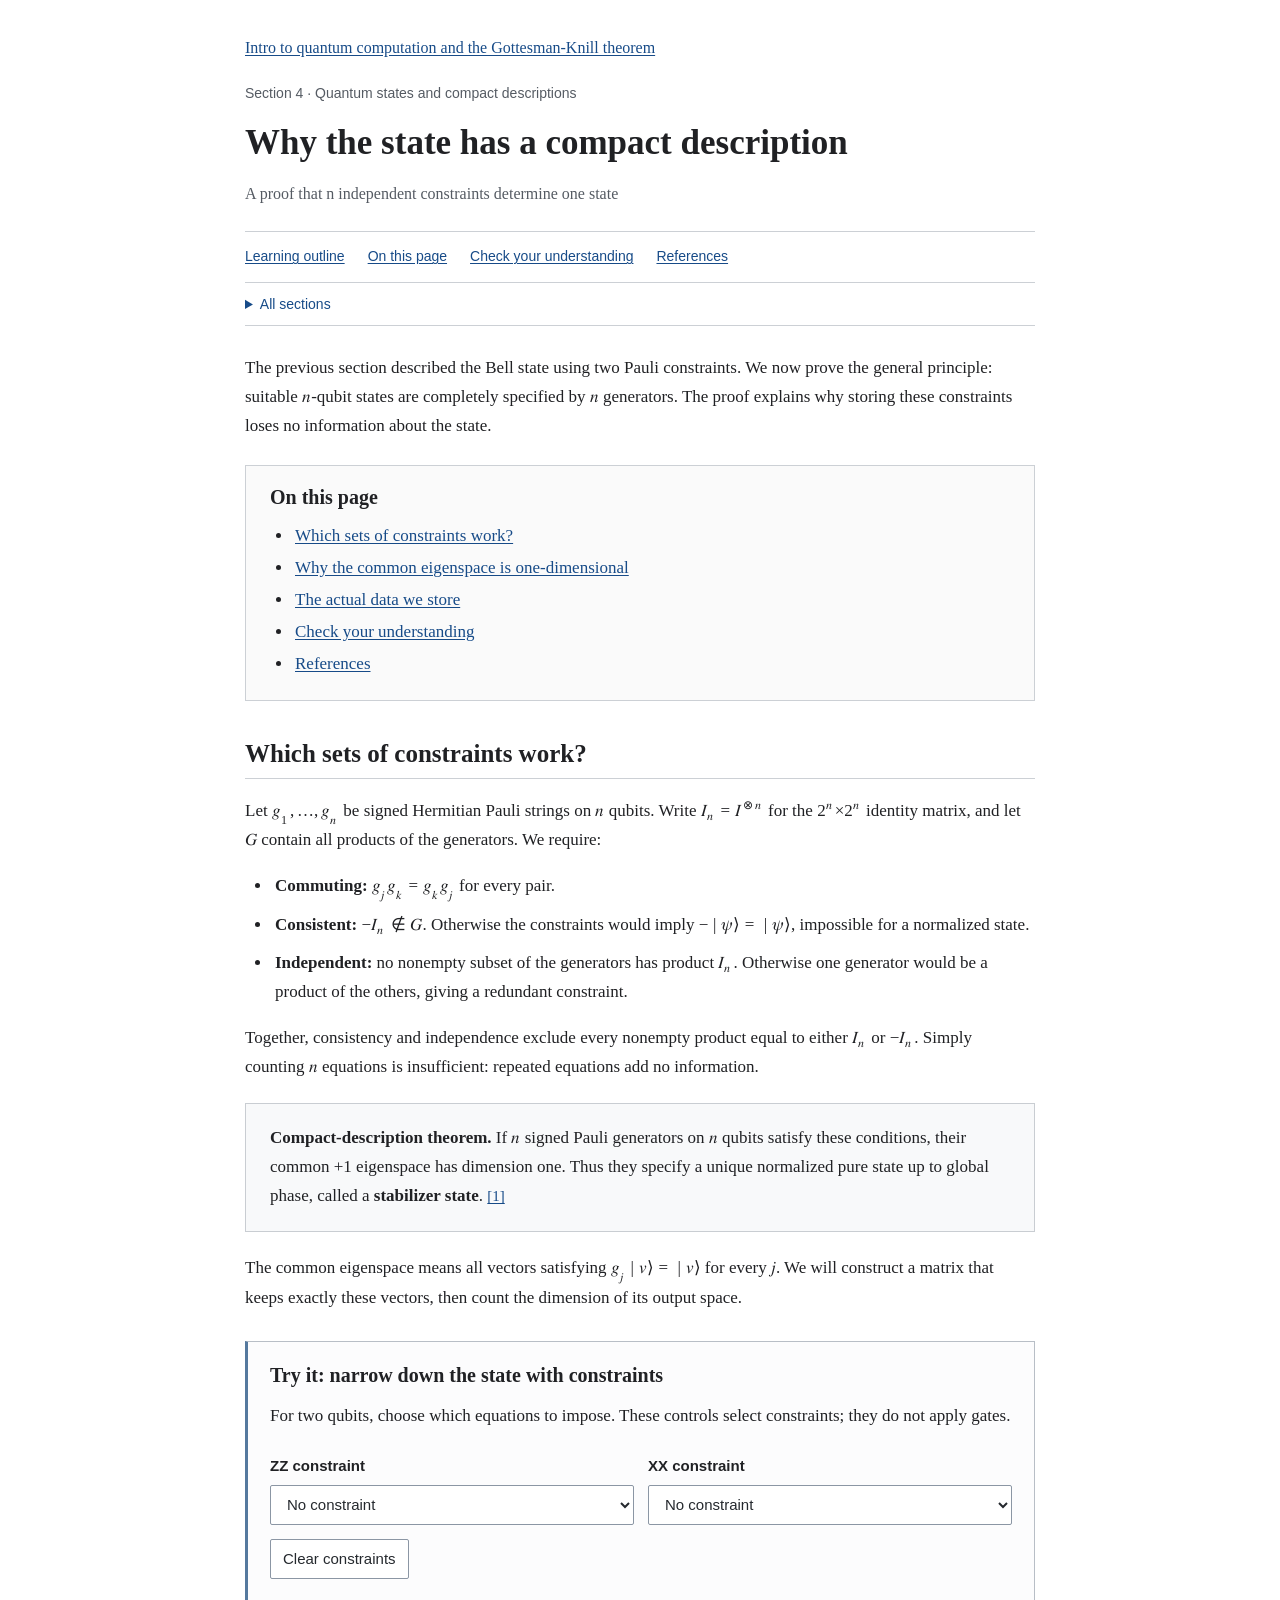
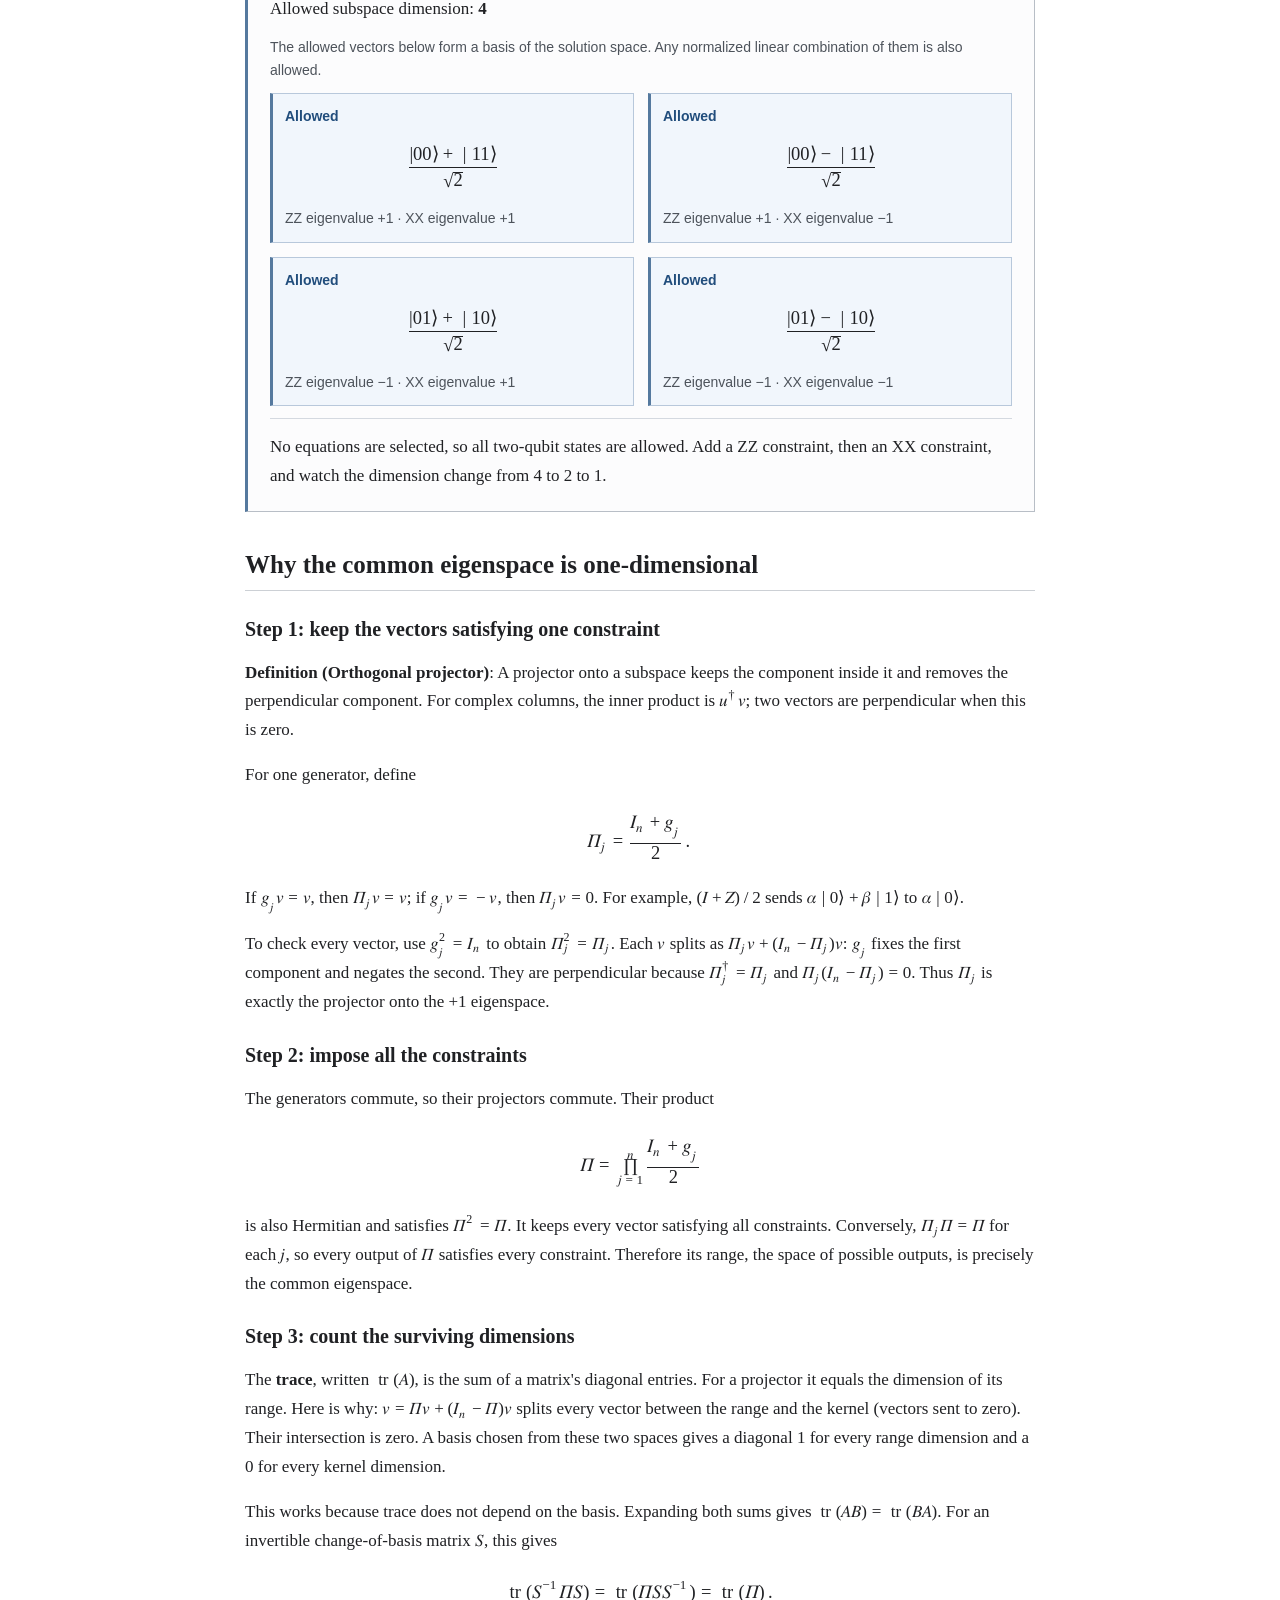
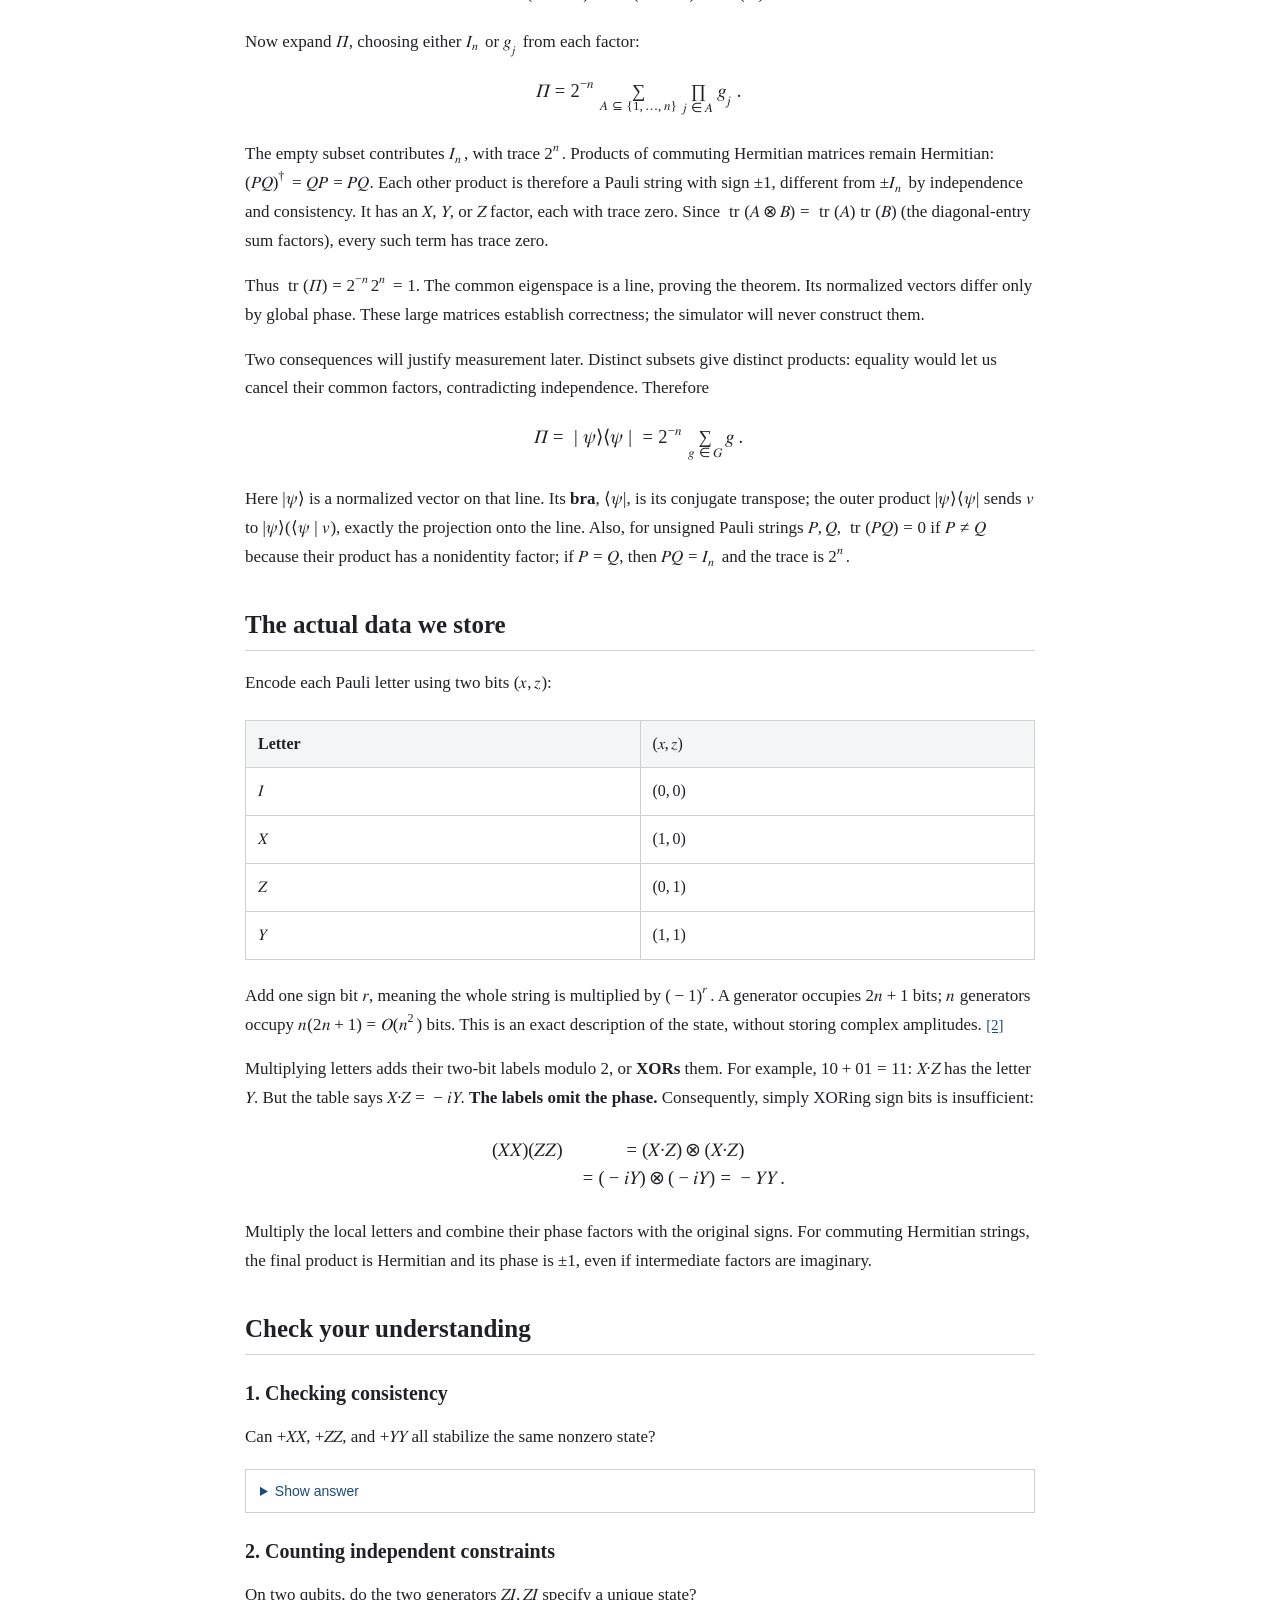
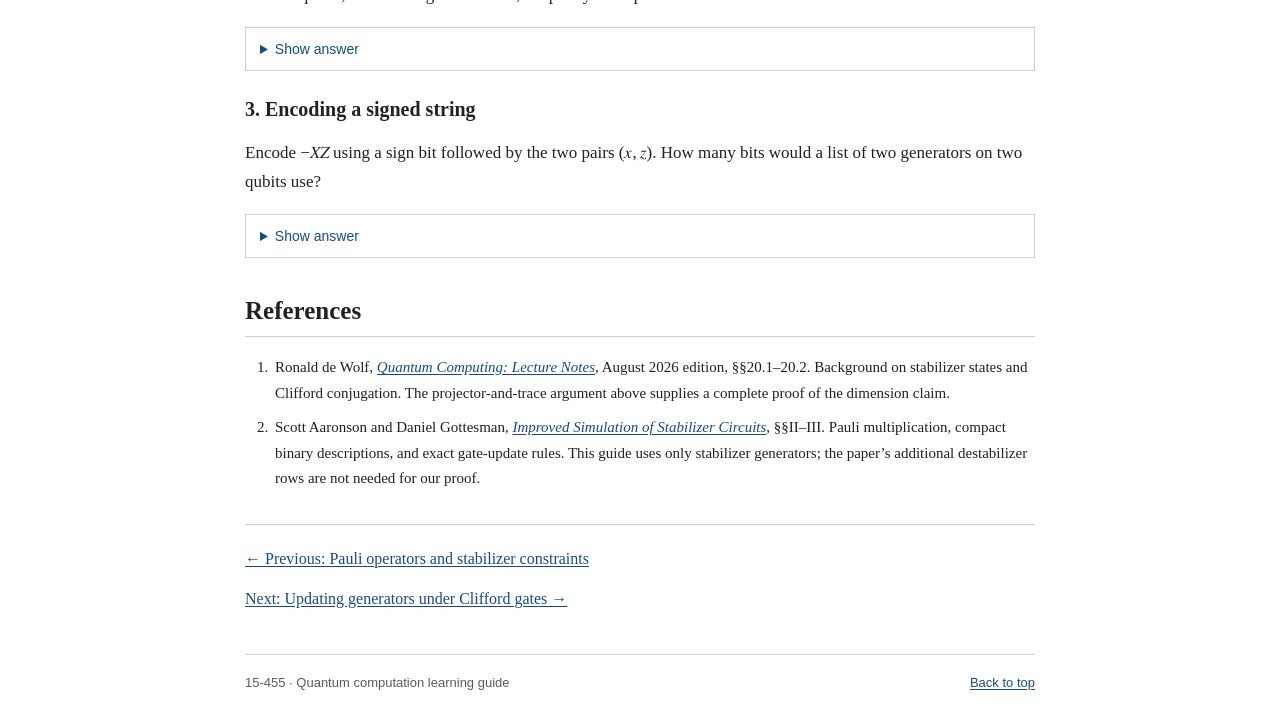
<file: compact-stabilizer-description.html>
<!doctype html>
<html lang="en">
<head>
  <meta charset="utf-8">
  <meta name="viewport" content="width=device-width, initial-scale=1">
  <meta name="theme-color" content="#ffffff">
  <meta name="description" content="Prove the compact-description theorem for stabilizer states using projectors and trace, and encode generators using O(n²) bits.">
  <meta property="og:title" content="Why the state has a compact description">
  <meta property="og:description" content="Prove the compact-description theorem for stabilizer states using projectors and trace, and encode generators using O(n²) bits.">
  <meta property="og:type" content="article">
  <meta property="og:url" content="https://l6zw32.github.io/quantum-computation/compact-stabilizer-description.html">
  <link rel="canonical" href="https://l6zw32.github.io/quantum-computation/compact-stabilizer-description.html">
  <link rel="icon" href="./favicon.svg" type="image/svg+xml">
  <link rel="stylesheet" href="./styles.css">
  <link rel="stylesheet" href="./lesson.css">
  <link rel="stylesheet" href="./interactives.css">
  <script src="./interactives.js" defer></script>
  <title>Why the state has a compact description | Intro to quantum computation and the Gottesman-Knill theorem</title>
</head>
<body id="top">
  <a class="skip-link" href="#main">Skip to content</a>
  <div class="page lesson-page">
    <header class="site-header">
      <p class="guide-title"><a href="./">Intro to quantum computation and the Gottesman-Knill theorem</a></p>
      <p class="course-label">Section 4 · Quantum states and compact descriptions</p>
      <h1>Why the state has a compact description</h1>
      <p class="page-subtitle">A proof that n independent constraints determine one state</p>
      <nav class="main-nav" aria-label="Guide navigation">
        <a href="./#outline">Learning outline</a>
        <a href="#contents">On this page</a>
        <a href="#practice">Check your understanding</a>
        <a href="#references">References</a>
      </nav>
      <details class="guide-sections">
        <summary>All sections</summary>
        <nav aria-label="All guide sections"><ol><li><a href="./from-bits-to-qubits.html">From classical bits to qubits</a></li>
<li><a href="./two-qubits-and-bell-state.html">Two qubits and the Bell-state example</a></li>
<li><a href="./pauli-operators-and-stabilizers.html">Pauli operators and stabilizer constraints</a></li>
<li><a href="./compact-stabilizer-description.html" aria-current="page">Why the state has a compact description</a></li>
<li><a href="./clifford-gate-updates.html">Updating generators under Clifford gates</a></li>
<li><a href="./sampling-measurements.html">Sampling the final measurements</a></li>
<li><a href="./gottesman-knill-theorem.html">The Gottesman–Knill theorem and its proof</a></li>
<li><a href="./applications-and-significance.html">Applications and significance</a></li></ol></nav>
      </details>
    </header>
    <main id="main">
      <div class="lesson-intro"><p>The previous section described the Bell state using two Pauli constraints. We now prove the general principle: suitable <math xmlns="http://www.w3.org/1998/Math/MathML" display="inline"><semantics><mrow><mi>n</mi></mrow><annotation encoding="application/x-tex">n</annotation></semantics></math>-qubit states are completely specified by <math xmlns="http://www.w3.org/1998/Math/MathML" display="inline"><semantics><mrow><mi>n</mi></mrow><annotation encoding="application/x-tex">n</annotation></semantics></math> generators. The proof explains why storing these constraints loses no information about the state.</p></div>
      <nav class="lesson-contents" id="contents" aria-labelledby="contents-title">
        <h2 id="contents-title">On this page</h2>
        <div class="toc">
<ul>
<li><a href="#which-sets-of-constraints-work">Which sets of constraints work?</a></li>
<li><a href="#why-the-common-eigenspace-is-one-dimensional">Why the common eigenspace is one-dimensional</a></li>
<li><a href="#the-actual-data-we-store">The actual data we store</a></li>
<li><a href="#practice">Check your understanding</a></li>
<li><a href="#references">References</a></li>
</ul>
</div>

      </nav>
      <article class="lesson-content" aria-label="Section 4: Why the state has a compact description">
        
<h2 id="which-sets-of-constraints-work">Which sets of constraints work?</h2>
<p>Let <math xmlns="http://www.w3.org/1998/Math/MathML" display="inline"><semantics><mrow><msub><mi>g</mi><mn>1</mn></msub><mo>&#x0002C;</mo><mi>&#x02026;</mi><mo>&#x0002C;</mo><msub><mi>g</mi><mi>n</mi></msub></mrow><annotation encoding="application/x-tex">g_1,\ldots,g_n</annotation></semantics></math> be signed Hermitian Pauli strings on <math xmlns="http://www.w3.org/1998/Math/MathML" display="inline"><semantics><mrow><mi>n</mi></mrow><annotation encoding="application/x-tex">n</annotation></semantics></math> qubits. Write <math xmlns="http://www.w3.org/1998/Math/MathML" display="inline"><semantics><mrow><msub><mi>I</mi><mi>n</mi></msub><mo>&#x0003D;</mo><msup><mi>I</mi><mrow><mo>&#x02297;</mo><mi>n</mi></mrow></msup></mrow><annotation encoding="application/x-tex">I_n=I^{\otimes n}</annotation></semantics></math> for the <math xmlns="http://www.w3.org/1998/Math/MathML" display="inline"><semantics><mrow><msup><mn>2</mn><mi>n</mi></msup><mi>&#x000D7;</mi><msup><mn>2</mn><mi>n</mi></msup></mrow><annotation encoding="application/x-tex">2^n\times2^n</annotation></semantics></math> identity matrix, and let <math xmlns="http://www.w3.org/1998/Math/MathML" display="inline"><semantics><mrow><mi>G</mi></mrow><annotation encoding="application/x-tex">G</annotation></semantics></math> contain all products of the generators. We require:</p>
<ul>
<li><strong>Commuting:</strong> <math xmlns="http://www.w3.org/1998/Math/MathML" display="inline"><semantics><mrow><msub><mi>g</mi><mi>j</mi></msub><msub><mi>g</mi><mi>k</mi></msub><mo>&#x0003D;</mo><msub><mi>g</mi><mi>k</mi></msub><msub><mi>g</mi><mi>j</mi></msub></mrow><annotation encoding="application/x-tex">g_jg_k=g_kg_j</annotation></semantics></math> for every pair.</li>
<li><strong>Consistent:</strong> <math xmlns="http://www.w3.org/1998/Math/MathML" display="inline"><semantics><mrow><mo>&#x02212;</mo><msub><mi>I</mi><mi>n</mi></msub><mo>&#x02209;</mo><mi>G</mi></mrow><annotation encoding="application/x-tex">-I_n\notin G</annotation></semantics></math>. Otherwise the constraints would imply <math xmlns="http://www.w3.org/1998/Math/MathML" display="inline"><semantics><mrow><mo>&#x02212;</mo><mo stretchy="false">&#x0007C;</mo><mi>&#x003C8;</mi><mi>&#x027E9;</mi><mo>&#x0003D;</mo><mo stretchy="false">&#x0007C;</mo><mi>&#x003C8;</mi><mi>&#x027E9;</mi></mrow><annotation encoding="application/x-tex">-|\psi\rangle=|\psi\rangle</annotation></semantics></math>, impossible for a normalized state.</li>
<li><strong>Independent:</strong> no nonempty subset of the generators has product <math xmlns="http://www.w3.org/1998/Math/MathML" display="inline"><semantics><mrow><msub><mi>I</mi><mi>n</mi></msub></mrow><annotation encoding="application/x-tex">I_n</annotation></semantics></math>. Otherwise one generator would be a product of the others, giving a redundant constraint.</li>
</ul>
<p>Together, consistency and independence exclude every nonempty product equal to either <math xmlns="http://www.w3.org/1998/Math/MathML" display="inline"><semantics><mrow><msub><mi>I</mi><mi>n</mi></msub></mrow><annotation encoding="application/x-tex">I_n</annotation></semantics></math> or <math xmlns="http://www.w3.org/1998/Math/MathML" display="inline"><semantics><mrow><mo>&#x02212;</mo><msub><mi>I</mi><mi>n</mi></msub></mrow><annotation encoding="application/x-tex">-I_n</annotation></semantics></math>. Simply counting <math xmlns="http://www.w3.org/1998/Math/MathML" display="inline"><semantics><mrow><mi>n</mi></mrow><annotation encoding="application/x-tex">n</annotation></semantics></math> equations is insufficient: repeated equations add no information.</p>
<aside class="theorem-statement">
<p><strong>Compact-description theorem.</strong> If <math xmlns="http://www.w3.org/1998/Math/MathML" display="inline"><semantics><mrow><mi>n</mi></mrow><annotation encoding="application/x-tex">n</annotation></semantics></math> signed Pauli generators on <math xmlns="http://www.w3.org/1998/Math/MathML" display="inline"><semantics><mrow><mi>n</mi></mrow><annotation encoding="application/x-tex">n</annotation></semantics></math> qubits satisfy these conditions, their common <math xmlns="http://www.w3.org/1998/Math/MathML" display="inline"><semantics><mrow><mo>&#x0002B;</mo><mn>1</mn></mrow><annotation encoding="application/x-tex">+1</annotation></semantics></math> eigenspace has dimension one. Thus they specify a unique normalized pure state up to global phase, called a <strong>stabilizer state</strong>. <a class="reference-link" href="#ref-1" aria-label="Reference 1">[1]</a></p>
</aside>
<p>The common eigenspace means all vectors satisfying <math xmlns="http://www.w3.org/1998/Math/MathML" display="inline"><semantics><mrow><msub><mi>g</mi><mi>j</mi></msub><mo stretchy="false">&#x0007C;</mo><mi>v</mi><mi>&#x027E9;</mi><mo>&#x0003D;</mo><mo stretchy="false">&#x0007C;</mo><mi>v</mi><mi>&#x027E9;</mi></mrow><annotation encoding="application/x-tex">g_j|v\rangle=|v\rangle</annotation></semantics></math> for every <math xmlns="http://www.w3.org/1998/Math/MathML" display="inline"><semantics><mrow><mi>j</mi></mrow><annotation encoding="application/x-tex">j</annotation></semantics></math>. We will construct a matrix that keeps exactly these vectors, then count the dimension of its output space.</p>
<aside class="interactive-demo" data-demo="constraints" id="constraint-explorer" aria-labelledby="constraints-demo-title">
  <h3 id="constraints-demo-title">Try it: narrow down the state with constraints</h3>
  <p>For two qubits, choose which equations to impose. These controls select constraints; they do not apply gates.</p>
  <div class="demo-controls" hidden>
    <div class="demo-grid">
      <div><label class="demo-label" for="zz-constraint">ZZ constraint</label><select id="zz-constraint"><option value="off">No constraint</option><option value="1">+ZZ |ψ⟩ = |ψ⟩</option><option value="-1">−ZZ |ψ⟩ = |ψ⟩</option></select></div>
      <div><label class="demo-label" for="xx-constraint">XX constraint</label><select id="xx-constraint"><option value="off">No constraint</option><option value="1">+XX |ψ⟩ = |ψ⟩</option><option value="-1">−XX |ψ⟩ = |ψ⟩</option></select></div>
    </div>
    <div class="demo-buttons"><button type="button" data-clear-constraints>Clear constraints</button></div>
  </div>
  <p class="demo-result">Allowed subspace dimension: <strong data-constraint-dimension>4</strong></p>
  <p class="demo-help">The allowed vectors below form a basis of the solution space. Any normalized linear combination of them is also allowed.</p>
  <div class="demo-basis" role="group" aria-label="Basis vectors and whether they satisfy the selected constraints">
    <div class="demo-basis-vector" data-basis="phi-plus" data-allowed="true">
      <p class="demo-vector-status">Allowed</p>


<div class="equation"><math xmlns="http://www.w3.org/1998/Math/MathML" display="block"><semantics><mrow><mfrac><mrow><mo stretchy="false">&#x0007C;</mo><mn>00</mn><mi>&#x027E9;</mi><mo>&#x0002B;</mo><mo stretchy="false">&#x0007C;</mo><mn>11</mn><mi>&#x027E9;</mi></mrow><mrow><msqrt><mn>2</mn></msqrt></mrow></mfrac></mrow><annotation encoding="application/x-tex">\frac{|00\rangle+|11\rangle}{\sqrt2}</annotation></semantics></math></div>


      <p class="demo-help">ZZ eigenvalue +1 · XX eigenvalue +1</p>
    </div>
    <div class="demo-basis-vector" data-basis="phi-minus" data-allowed="true">
      <p class="demo-vector-status">Allowed</p>


<div class="equation"><math xmlns="http://www.w3.org/1998/Math/MathML" display="block"><semantics><mrow><mfrac><mrow><mo stretchy="false">&#x0007C;</mo><mn>00</mn><mi>&#x027E9;</mi><mo>&#x02212;</mo><mo stretchy="false">&#x0007C;</mo><mn>11</mn><mi>&#x027E9;</mi></mrow><mrow><msqrt><mn>2</mn></msqrt></mrow></mfrac></mrow><annotation encoding="application/x-tex">\frac{|00\rangle-|11\rangle}{\sqrt2}</annotation></semantics></math></div>


      <p class="demo-help">ZZ eigenvalue +1 · XX eigenvalue −1</p>
    </div>
    <div class="demo-basis-vector" data-basis="psi-plus" data-allowed="true">
      <p class="demo-vector-status">Allowed</p>


<div class="equation"><math xmlns="http://www.w3.org/1998/Math/MathML" display="block"><semantics><mrow><mfrac><mrow><mo stretchy="false">&#x0007C;</mo><mn>01</mn><mi>&#x027E9;</mi><mo>&#x0002B;</mo><mo stretchy="false">&#x0007C;</mo><mn>10</mn><mi>&#x027E9;</mi></mrow><mrow><msqrt><mn>2</mn></msqrt></mrow></mfrac></mrow><annotation encoding="application/x-tex">\frac{|01\rangle+|10\rangle}{\sqrt2}</annotation></semantics></math></div>


      <p class="demo-help">ZZ eigenvalue −1 · XX eigenvalue +1</p>
    </div>
    <div class="demo-basis-vector" data-basis="psi-minus" data-allowed="true">
      <p class="demo-vector-status">Allowed</p>


<div class="equation"><math xmlns="http://www.w3.org/1998/Math/MathML" display="block"><semantics><mrow><mfrac><mrow><mo stretchy="false">&#x0007C;</mo><mn>01</mn><mi>&#x027E9;</mi><mo>&#x02212;</mo><mo stretchy="false">&#x0007C;</mo><mn>10</mn><mi>&#x027E9;</mi></mrow><mrow><msqrt><mn>2</mn></msqrt></mrow></mfrac></mrow><annotation encoding="application/x-tex">\frac{|01\rangle-|10\rangle}{\sqrt2}</annotation></semantics></math></div>


      <p class="demo-help">ZZ eigenvalue −1 · XX eigenvalue −1</p>
    </div>
  </div>
  <p class="demo-status" data-constraint-status role="status">No equations are selected, so all two-qubit states are allowed. Add a ZZ constraint, then an XX constraint, and watch the dimension change from 4 to 2 to 1.</p>
  <noscript><p class="demo-help">All four basis vectors are shown with no constraints imposed. Enable JavaScript to choose constraints.</p></noscript>
</aside>

<h2 id="why-the-common-eigenspace-is-one-dimensional">Why the common eigenspace is one-dimensional</h2>
<h3 id="step-1-keep-the-vectors-satisfying-one-constraint">Step 1: keep the vectors satisfying one constraint</h3>
<p><strong>Definition (Orthogonal projector)</strong>: A projector onto a subspace keeps the component inside it and removes the perpendicular component. For complex columns, the inner product is <math xmlns="http://www.w3.org/1998/Math/MathML" display="inline"><semantics><mrow><msup><mi>u</mi><mi>&#x02020;</mi></msup><mi>v</mi></mrow><annotation encoding="application/x-tex">u^\dagger v</annotation></semantics></math>; two vectors are perpendicular when this is zero.</p>
<p>For one generator, define</p>
<div class="equation"><math xmlns="http://www.w3.org/1998/Math/MathML" display="block"><semantics><mrow><msub><mi>&#x003A0;</mi><mi>j</mi></msub><mo>&#x0003D;</mo><mfrac><mrow><msub><mi>I</mi><mi>n</mi></msub><mo>&#x0002B;</mo><msub><mi>g</mi><mi>j</mi></msub></mrow><mrow><mn>2</mn></mrow></mfrac><mo>&#x0002E;</mo></mrow><annotation encoding="application/x-tex">\Pi_j=\frac{I_n+g_j}{2}.</annotation></semantics></math></div>
<p>If <math xmlns="http://www.w3.org/1998/Math/MathML" display="inline"><semantics><mrow><msub><mi>g</mi><mi>j</mi></msub><mi>v</mi><mo>&#x0003D;</mo><mi>v</mi></mrow><annotation encoding="application/x-tex">g_jv=v</annotation></semantics></math>, then <math xmlns="http://www.w3.org/1998/Math/MathML" display="inline"><semantics><mrow><msub><mi>&#x003A0;</mi><mi>j</mi></msub><mi>v</mi><mo>&#x0003D;</mo><mi>v</mi></mrow><annotation encoding="application/x-tex">\Pi_jv=v</annotation></semantics></math>; if <math xmlns="http://www.w3.org/1998/Math/MathML" display="inline"><semantics><mrow><msub><mi>g</mi><mi>j</mi></msub><mi>v</mi><mo>&#x0003D;</mo><mo>&#x02212;</mo><mi>v</mi></mrow><annotation encoding="application/x-tex">g_jv=-v</annotation></semantics></math>, then <math xmlns="http://www.w3.org/1998/Math/MathML" display="inline"><semantics><mrow><msub><mi>&#x003A0;</mi><mi>j</mi></msub><mi>v</mi><mo>&#x0003D;</mo><mn>0</mn></mrow><annotation encoding="application/x-tex">\Pi_jv=0</annotation></semantics></math>. For example, <math xmlns="http://www.w3.org/1998/Math/MathML" display="inline"><semantics><mrow><mo stretchy="false">&#x00028;</mo><mi>I</mi><mo>&#x0002B;</mo><mi>Z</mi><mo stretchy="false">&#x00029;</mo><mo>&#x0002F;</mo><mn>2</mn></mrow><annotation encoding="application/x-tex">(I+Z)/2</annotation></semantics></math> sends <math xmlns="http://www.w3.org/1998/Math/MathML" display="inline"><semantics><mrow><mi>&#x003B1;</mi><mo stretchy="false">&#x0007C;</mo><mn>0</mn><mi>&#x027E9;</mi><mo>&#x0002B;</mo><mi>&#x003B2;</mi><mo stretchy="false">&#x0007C;</mo><mn>1</mn><mi>&#x027E9;</mi></mrow><annotation encoding="application/x-tex">\alpha|0\rangle+\beta|1\rangle</annotation></semantics></math> to <math xmlns="http://www.w3.org/1998/Math/MathML" display="inline"><semantics><mrow><mi>&#x003B1;</mi><mo stretchy="false">&#x0007C;</mo><mn>0</mn><mi>&#x027E9;</mi></mrow><annotation encoding="application/x-tex">\alpha|0\rangle</annotation></semantics></math>.</p>
<p>To check every vector, use <math xmlns="http://www.w3.org/1998/Math/MathML" display="inline"><semantics><mrow><msubsup><mi>g</mi><mi>j</mi><mn>2</mn></msubsup><mo>&#x0003D;</mo><msub><mi>I</mi><mi>n</mi></msub></mrow><annotation encoding="application/x-tex">g_j^2=I_n</annotation></semantics></math> to obtain <math xmlns="http://www.w3.org/1998/Math/MathML" display="inline"><semantics><mrow><msubsup><mi>&#x003A0;</mi><mi>j</mi><mn>2</mn></msubsup><mo>&#x0003D;</mo><msub><mi>&#x003A0;</mi><mi>j</mi></msub></mrow><annotation encoding="application/x-tex">\Pi_j^2=\Pi_j</annotation></semantics></math>. Each <math xmlns="http://www.w3.org/1998/Math/MathML" display="inline"><semantics><mrow><mi>v</mi></mrow><annotation encoding="application/x-tex">v</annotation></semantics></math> splits as <math xmlns="http://www.w3.org/1998/Math/MathML" display="inline"><semantics><mrow><msub><mi>&#x003A0;</mi><mi>j</mi></msub><mi>v</mi><mo>&#x0002B;</mo><mo stretchy="false">&#x00028;</mo><msub><mi>I</mi><mi>n</mi></msub><mo>&#x02212;</mo><msub><mi>&#x003A0;</mi><mi>j</mi></msub><mo stretchy="false">&#x00029;</mo><mi>v</mi></mrow><annotation encoding="application/x-tex">\Pi_jv+(I_n-\Pi_j)v</annotation></semantics></math>: <math xmlns="http://www.w3.org/1998/Math/MathML" display="inline"><semantics><mrow><msub><mi>g</mi><mi>j</mi></msub></mrow><annotation encoding="application/x-tex">g_j</annotation></semantics></math> fixes the first component and negates the second. They are perpendicular because <math xmlns="http://www.w3.org/1998/Math/MathML" display="inline"><semantics><mrow><msubsup><mi>&#x003A0;</mi><mi>j</mi><mi>&#x02020;</mi></msubsup><mo>&#x0003D;</mo><msub><mi>&#x003A0;</mi><mi>j</mi></msub></mrow><annotation encoding="application/x-tex">\Pi_j^\dagger=\Pi_j</annotation></semantics></math> and <math xmlns="http://www.w3.org/1998/Math/MathML" display="inline"><semantics><mrow><msub><mi>&#x003A0;</mi><mi>j</mi></msub><mo stretchy="false">&#x00028;</mo><msub><mi>I</mi><mi>n</mi></msub><mo>&#x02212;</mo><msub><mi>&#x003A0;</mi><mi>j</mi></msub><mo stretchy="false">&#x00029;</mo><mo>&#x0003D;</mo><mn>0</mn></mrow><annotation encoding="application/x-tex">\Pi_j(I_n-\Pi_j)=0</annotation></semantics></math>. Thus <math xmlns="http://www.w3.org/1998/Math/MathML" display="inline"><semantics><mrow><msub><mi>&#x003A0;</mi><mi>j</mi></msub></mrow><annotation encoding="application/x-tex">\Pi_j</annotation></semantics></math> is exactly the projector onto the <math xmlns="http://www.w3.org/1998/Math/MathML" display="inline"><semantics><mrow><mo>&#x0002B;</mo><mn>1</mn></mrow><annotation encoding="application/x-tex">+1</annotation></semantics></math> eigenspace.</p>
<h3 id="step-2-impose-all-the-constraints">Step 2: impose all the constraints</h3>
<p>The generators commute, so their projectors commute. Their product</p>
<div class="equation"><math xmlns="http://www.w3.org/1998/Math/MathML" display="block"><semantics><mrow><mi>&#x003A0;</mi><mo>&#x0003D;</mo><munderover><mo>&#x0220F;</mo><mrow><mi>j</mi><mo>&#x0003D;</mo><mn>1</mn></mrow><mi>n</mi></munderover><mfrac><mrow><msub><mi>I</mi><mi>n</mi></msub><mo>&#x0002B;</mo><msub><mi>g</mi><mi>j</mi></msub></mrow><mrow><mn>2</mn></mrow></mfrac></mrow><annotation encoding="application/x-tex">\Pi=\prod_{j=1}^n\frac{I_n+g_j}{2}</annotation></semantics></math></div>
<p>is also Hermitian and satisfies <math xmlns="http://www.w3.org/1998/Math/MathML" display="inline"><semantics><mrow><msup><mi>&#x003A0;</mi><mn>2</mn></msup><mo>&#x0003D;</mo><mi>&#x003A0;</mi></mrow><annotation encoding="application/x-tex">\Pi^2=\Pi</annotation></semantics></math>. It keeps every vector satisfying all constraints. Conversely, <math xmlns="http://www.w3.org/1998/Math/MathML" display="inline"><semantics><mrow><msub><mi>&#x003A0;</mi><mi>j</mi></msub><mi>&#x003A0;</mi><mo>&#x0003D;</mo><mi>&#x003A0;</mi></mrow><annotation encoding="application/x-tex">\Pi_j\Pi=\Pi</annotation></semantics></math> for each <math xmlns="http://www.w3.org/1998/Math/MathML" display="inline"><semantics><mrow><mi>j</mi></mrow><annotation encoding="application/x-tex">j</annotation></semantics></math>, so every output of <math xmlns="http://www.w3.org/1998/Math/MathML" display="inline"><semantics><mrow><mi>&#x003A0;</mi></mrow><annotation encoding="application/x-tex">\Pi</annotation></semantics></math> satisfies every constraint. Therefore its range, the space of possible outputs, is precisely the common eigenspace.</p>
<h3 id="step-3-count-the-surviving-dimensions">Step 3: count the surviving dimensions</h3>
<p>The <strong>trace</strong>, written <math xmlns="http://www.w3.org/1998/Math/MathML" display="inline"><semantics><mrow><mo>tr</mo><mo stretchy="false">&#x00028;</mo><mi>A</mi><mo stretchy="false">&#x00029;</mo></mrow><annotation encoding="application/x-tex">\operatorname{tr}(A)</annotation></semantics></math>, is the sum of a matrix's diagonal entries. For a projector it equals the dimension of its range. Here is why: <math xmlns="http://www.w3.org/1998/Math/MathML" display="inline"><semantics><mrow><mi>v</mi><mo>&#x0003D;</mo><mi>&#x003A0;</mi><mi>v</mi><mo>&#x0002B;</mo><mo stretchy="false">&#x00028;</mo><msub><mi>I</mi><mi>n</mi></msub><mo>&#x02212;</mo><mi>&#x003A0;</mi><mo stretchy="false">&#x00029;</mo><mi>v</mi></mrow><annotation encoding="application/x-tex">v=\Pi v+(I_n-\Pi)v</annotation></semantics></math> splits every vector between the range and the kernel (vectors sent to zero). Their intersection is zero. A basis chosen from these two spaces gives a diagonal 1 for every range dimension and a 0 for every kernel dimension.</p>
<p>This works because trace does not depend on the basis. Expanding both sums gives <math xmlns="http://www.w3.org/1998/Math/MathML" display="inline"><semantics><mrow><mo>tr</mo><mo stretchy="false">&#x00028;</mo><mi>A</mi><mi>B</mi><mo stretchy="false">&#x00029;</mo><mo>&#x0003D;</mo><mo>tr</mo><mo stretchy="false">&#x00028;</mo><mi>B</mi><mi>A</mi><mo stretchy="false">&#x00029;</mo></mrow><annotation encoding="application/x-tex">\operatorname{tr}(AB)=\operatorname{tr}(BA)</annotation></semantics></math>. For an invertible change-of-basis matrix <math xmlns="http://www.w3.org/1998/Math/MathML" display="inline"><semantics><mrow><mi>S</mi></mrow><annotation encoding="application/x-tex">S</annotation></semantics></math>, this gives</p>
<div class="equation"><math xmlns="http://www.w3.org/1998/Math/MathML" display="block"><semantics><mrow><mo>tr</mo><mo stretchy="false">&#x00028;</mo><msup><mi>S</mi><mrow><mo>&#x02212;</mo><mn>1</mn></mrow></msup><mi>&#x003A0;</mi><mi>S</mi><mo stretchy="false">&#x00029;</mo><mo>&#x0003D;</mo><mo>tr</mo><mo stretchy="false">&#x00028;</mo><mi>&#x003A0;</mi><mi>S</mi><msup><mi>S</mi><mrow><mo>&#x02212;</mo><mn>1</mn></mrow></msup><mo stretchy="false">&#x00029;</mo><mo>&#x0003D;</mo><mo>tr</mo><mo stretchy="false">&#x00028;</mo><mi>&#x003A0;</mi><mo stretchy="false">&#x00029;</mo><mo>&#x0002E;</mo></mrow><annotation encoding="application/x-tex">\operatorname{tr}(S^{-1}\Pi S)
=\operatorname{tr}(\Pi SS^{-1})
=\operatorname{tr}(\Pi).</annotation></semantics></math></div>
<p>Now expand <math xmlns="http://www.w3.org/1998/Math/MathML" display="inline"><semantics><mrow><mi>&#x003A0;</mi></mrow><annotation encoding="application/x-tex">\Pi</annotation></semantics></math>, choosing either <math xmlns="http://www.w3.org/1998/Math/MathML" display="inline"><semantics><mrow><msub><mi>I</mi><mi>n</mi></msub></mrow><annotation encoding="application/x-tex">I_n</annotation></semantics></math> or <math xmlns="http://www.w3.org/1998/Math/MathML" display="inline"><semantics><mrow><msub><mi>g</mi><mi>j</mi></msub></mrow><annotation encoding="application/x-tex">g_j</annotation></semantics></math> from each factor:</p>
<div class="equation"><math xmlns="http://www.w3.org/1998/Math/MathML" display="block"><semantics><mrow><mi>&#x003A0;</mi><mo>&#x0003D;</mo><msup><mn>2</mn><mrow><mo>&#x02212;</mo><mi>n</mi></mrow></msup><munder><mo>&#x02211;</mo><mrow><mi>A</mi><mo>&#x02286;</mo><mo stretchy="false">&#x0007B;</mo><mn>1</mn><mo>&#x0002C;</mo><mi>&#x02026;</mi><mo>&#x0002C;</mo><mi>n</mi><mo stretchy="false">&#x0007D;</mo></mrow></munder><munder><mo>&#x0220F;</mo><mrow><mi>j</mi><mo>&#x02208;</mo><mi>A</mi></mrow></munder><msub><mi>g</mi><mi>j</mi></msub><mo>&#x0002E;</mo></mrow><annotation encoding="application/x-tex">\Pi=2^{-n}\sum_{A\subseteq\{1,\ldots,n\}}\prod_{j\in A}g_j.</annotation></semantics></math></div>
<p>The empty subset contributes <math xmlns="http://www.w3.org/1998/Math/MathML" display="inline"><semantics><mrow><msub><mi>I</mi><mi>n</mi></msub></mrow><annotation encoding="application/x-tex">I_n</annotation></semantics></math>, with trace <math xmlns="http://www.w3.org/1998/Math/MathML" display="inline"><semantics><mrow><msup><mn>2</mn><mi>n</mi></msup></mrow><annotation encoding="application/x-tex">2^n</annotation></semantics></math>. Products of commuting Hermitian matrices remain Hermitian: <math xmlns="http://www.w3.org/1998/Math/MathML" display="inline"><semantics><mrow><mo stretchy="false">&#x00028;</mo><mi>P</mi><mi>Q</mi><msup><mo stretchy="false">&#x00029;</mo><mi>&#x02020;</mi></msup><mo>&#x0003D;</mo><mi>Q</mi><mi>P</mi><mo>&#x0003D;</mo><mi>P</mi><mi>Q</mi></mrow><annotation encoding="application/x-tex">(PQ)^\dagger=QP=PQ</annotation></semantics></math>. Each other product is therefore a Pauli string with sign <math xmlns="http://www.w3.org/1998/Math/MathML" display="inline"><semantics><mrow><mi>&#x000B1;</mi><mn>1</mn></mrow><annotation encoding="application/x-tex">\pm1</annotation></semantics></math>, different from <math xmlns="http://www.w3.org/1998/Math/MathML" display="inline"><semantics><mrow><mi>&#x000B1;</mi><msub><mi>I</mi><mi>n</mi></msub></mrow><annotation encoding="application/x-tex">\pm I_n</annotation></semantics></math> by independence and consistency. It has an <math xmlns="http://www.w3.org/1998/Math/MathML" display="inline"><semantics><mrow><mi>X</mi></mrow><annotation encoding="application/x-tex">X</annotation></semantics></math>, <math xmlns="http://www.w3.org/1998/Math/MathML" display="inline"><semantics><mrow><mi>Y</mi></mrow><annotation encoding="application/x-tex">Y</annotation></semantics></math>, or <math xmlns="http://www.w3.org/1998/Math/MathML" display="inline"><semantics><mrow><mi>Z</mi></mrow><annotation encoding="application/x-tex">Z</annotation></semantics></math> factor, each with trace zero. Since
<math xmlns="http://www.w3.org/1998/Math/MathML" display="inline"><semantics><mrow><mo>tr</mo><mo stretchy="false">&#x00028;</mo><mi>A</mi><mo>&#x02297;</mo><mi>B</mi><mo stretchy="false">&#x00029;</mo><mo>&#x0003D;</mo><mo>tr</mo><mo stretchy="false">&#x00028;</mo><mi>A</mi><mo stretchy="false">&#x00029;</mo><mo>tr</mo><mo stretchy="false">&#x00028;</mo><mi>B</mi><mo stretchy="false">&#x00029;</mo></mrow><annotation encoding="application/x-tex">\operatorname{tr}(A\otimes B)=\operatorname{tr}(A)\operatorname{tr}(B)</annotation></semantics></math> (the diagonal-entry sum factors), every such term has trace zero.</p>
<p>Thus <math xmlns="http://www.w3.org/1998/Math/MathML" display="inline"><semantics><mrow><mo>tr</mo><mo stretchy="false">&#x00028;</mo><mi>&#x003A0;</mi><mo stretchy="false">&#x00029;</mo><mo>&#x0003D;</mo><msup><mn>2</mn><mrow><mo>&#x02212;</mo><mi>n</mi></mrow></msup><msup><mn>2</mn><mi>n</mi></msup><mo>&#x0003D;</mo><mn>1</mn></mrow><annotation encoding="application/x-tex">\operatorname{tr}(\Pi)=2^{-n}2^n=1</annotation></semantics></math>. The common eigenspace is a line, proving the theorem. Its normalized vectors differ only by global phase. These large matrices establish correctness; the simulator will never construct them.</p>
<p>Two consequences will justify measurement later. Distinct subsets give distinct products: equality would let us cancel their common factors, contradicting independence. Therefore</p>
<div class="equation"><math xmlns="http://www.w3.org/1998/Math/MathML" display="block"><semantics><mrow><mi>&#x003A0;</mi><mo>&#x0003D;</mo><mo stretchy="false">&#x0007C;</mo><mi>&#x003C8;</mi><mi>&#x027E9;</mi><mi>&#x027E8;</mi><mi>&#x003C8;</mi><mo stretchy="false">&#x0007C;</mo><mo>&#x0003D;</mo><msup><mn>2</mn><mrow><mo>&#x02212;</mo><mi>n</mi></mrow></msup><munder><mo>&#x02211;</mo><mrow><mi>g</mi><mo>&#x02208;</mo><mi>G</mi></mrow></munder><mi>g</mi><mo>&#x0002E;</mo></mrow><annotation encoding="application/x-tex">\Pi=|\psi\rangle\langle\psi|=2^{-n}\sum_{g\in G}g.</annotation></semantics></math></div>
<p>Here <math xmlns="http://www.w3.org/1998/Math/MathML" display="inline"><semantics><mrow><mo stretchy="false">&#x0007C;</mo><mi>&#x003C8;</mi><mi>&#x027E9;</mi></mrow><annotation encoding="application/x-tex">|\psi\rangle</annotation></semantics></math> is a normalized vector on that line. Its <strong>bra</strong>, <math xmlns="http://www.w3.org/1998/Math/MathML" display="inline"><semantics><mrow><mi>&#x027E8;</mi><mi>&#x003C8;</mi><mo stretchy="false">&#x0007C;</mo></mrow><annotation encoding="application/x-tex">\langle\psi|</annotation></semantics></math>, is its conjugate transpose; the outer product <math xmlns="http://www.w3.org/1998/Math/MathML" display="inline"><semantics><mrow><mo stretchy="false">&#x0007C;</mo><mi>&#x003C8;</mi><mi>&#x027E9;</mi><mi>&#x027E8;</mi><mi>&#x003C8;</mi><mo stretchy="false">&#x0007C;</mo></mrow><annotation encoding="application/x-tex">|\psi\rangle\langle\psi|</annotation></semantics></math> sends <math xmlns="http://www.w3.org/1998/Math/MathML" display="inline"><semantics><mrow><mi>v</mi></mrow><annotation encoding="application/x-tex">v</annotation></semantics></math> to <math xmlns="http://www.w3.org/1998/Math/MathML" display="inline"><semantics><mrow><mo stretchy="false">&#x0007C;</mo><mi>&#x003C8;</mi><mi>&#x027E9;</mi><mo stretchy="false">&#x00028;</mo><mi>&#x027E8;</mi><mi>&#x003C8;</mi><mo stretchy="false">&#x0007C;</mo><mi>v</mi><mo stretchy="false">&#x00029;</mo></mrow><annotation encoding="application/x-tex">|\psi\rangle(\langle\psi|v)</annotation></semantics></math>, exactly the projection onto the line. Also, for unsigned Pauli strings <math xmlns="http://www.w3.org/1998/Math/MathML" display="inline"><semantics><mrow><mi>P</mi><mo>&#x0002C;</mo><mi>Q</mi></mrow><annotation encoding="application/x-tex">P,Q</annotation></semantics></math>, <math xmlns="http://www.w3.org/1998/Math/MathML" display="inline"><semantics><mrow><mo>tr</mo><mo stretchy="false">&#x00028;</mo><mi>P</mi><mi>Q</mi><mo stretchy="false">&#x00029;</mo><mo>&#x0003D;</mo><mn>0</mn></mrow><annotation encoding="application/x-tex">\operatorname{tr}(PQ)=0</annotation></semantics></math> if <math xmlns="http://www.w3.org/1998/Math/MathML" display="inline"><semantics><mrow><mi>P</mi><mo>&#x02260;</mo><mi>Q</mi></mrow><annotation encoding="application/x-tex">P\ne Q</annotation></semantics></math> because their product has a nonidentity factor; if <math xmlns="http://www.w3.org/1998/Math/MathML" display="inline"><semantics><mrow><mi>P</mi><mo>&#x0003D;</mo><mi>Q</mi></mrow><annotation encoding="application/x-tex">P=Q</annotation></semantics></math>, then <math xmlns="http://www.w3.org/1998/Math/MathML" display="inline"><semantics><mrow><mi>P</mi><mi>Q</mi><mo>&#x0003D;</mo><msub><mi>I</mi><mi>n</mi></msub></mrow><annotation encoding="application/x-tex">PQ=I_n</annotation></semantics></math> and the trace is <math xmlns="http://www.w3.org/1998/Math/MathML" display="inline"><semantics><mrow><msup><mn>2</mn><mi>n</mi></msup></mrow><annotation encoding="application/x-tex">2^n</annotation></semantics></math>.</p>
<h2 id="the-actual-data-we-store">The actual data we store</h2>
<p>Encode each Pauli letter using two bits <math xmlns="http://www.w3.org/1998/Math/MathML" display="inline"><semantics><mrow><mo stretchy="false">&#x00028;</mo><mi>x</mi><mo>&#x0002C;</mo><mi>z</mi><mo stretchy="false">&#x00029;</mo></mrow><annotation encoding="application/x-tex">(x,z)</annotation></semantics></math>:</p>
<table class="comparison-table">
<thead>
<tr>
<th scope="col">Letter</th>
<th scope="col"><math xmlns="http://www.w3.org/1998/Math/MathML" display="inline"><semantics><mrow><mo stretchy="false">&#x00028;</mo><mi>x</mi><mo>&#x0002C;</mo><mi>z</mi><mo stretchy="false">&#x00029;</mo></mrow><annotation encoding="application/x-tex">(x,z)</annotation></semantics></math></th>
</tr>
</thead>
<tbody>
<tr>
<td><math xmlns="http://www.w3.org/1998/Math/MathML" display="inline"><semantics><mrow><mi>I</mi></mrow><annotation encoding="application/x-tex">I</annotation></semantics></math></td>
<td><math xmlns="http://www.w3.org/1998/Math/MathML" display="inline"><semantics><mrow><mo stretchy="false">&#x00028;</mo><mn>0</mn><mo>&#x0002C;</mo><mn>0</mn><mo stretchy="false">&#x00029;</mo></mrow><annotation encoding="application/x-tex">(0,0)</annotation></semantics></math></td>
</tr>
<tr>
<td><math xmlns="http://www.w3.org/1998/Math/MathML" display="inline"><semantics><mrow><mi>X</mi></mrow><annotation encoding="application/x-tex">X</annotation></semantics></math></td>
<td><math xmlns="http://www.w3.org/1998/Math/MathML" display="inline"><semantics><mrow><mo stretchy="false">&#x00028;</mo><mn>1</mn><mo>&#x0002C;</mo><mn>0</mn><mo stretchy="false">&#x00029;</mo></mrow><annotation encoding="application/x-tex">(1,0)</annotation></semantics></math></td>
</tr>
<tr>
<td><math xmlns="http://www.w3.org/1998/Math/MathML" display="inline"><semantics><mrow><mi>Z</mi></mrow><annotation encoding="application/x-tex">Z</annotation></semantics></math></td>
<td><math xmlns="http://www.w3.org/1998/Math/MathML" display="inline"><semantics><mrow><mo stretchy="false">&#x00028;</mo><mn>0</mn><mo>&#x0002C;</mo><mn>1</mn><mo stretchy="false">&#x00029;</mo></mrow><annotation encoding="application/x-tex">(0,1)</annotation></semantics></math></td>
</tr>
<tr>
<td><math xmlns="http://www.w3.org/1998/Math/MathML" display="inline"><semantics><mrow><mi>Y</mi></mrow><annotation encoding="application/x-tex">Y</annotation></semantics></math></td>
<td><math xmlns="http://www.w3.org/1998/Math/MathML" display="inline"><semantics><mrow><mo stretchy="false">&#x00028;</mo><mn>1</mn><mo>&#x0002C;</mo><mn>1</mn><mo stretchy="false">&#x00029;</mo></mrow><annotation encoding="application/x-tex">(1,1)</annotation></semantics></math></td>
</tr>
</tbody>
</table>
<p>Add one sign bit <math xmlns="http://www.w3.org/1998/Math/MathML" display="inline"><semantics><mrow><mi>r</mi></mrow><annotation encoding="application/x-tex">r</annotation></semantics></math>, meaning the whole string is multiplied by <math xmlns="http://www.w3.org/1998/Math/MathML" display="inline"><semantics><mrow><mo stretchy="false">&#x00028;</mo><mo>&#x02212;</mo><mn>1</mn><msup><mo stretchy="false">&#x00029;</mo><mi>r</mi></msup></mrow><annotation encoding="application/x-tex">(-1)^r</annotation></semantics></math>. A generator occupies <math xmlns="http://www.w3.org/1998/Math/MathML" display="inline"><semantics><mrow><mn>2</mn><mi>n</mi><mo>&#x0002B;</mo><mn>1</mn></mrow><annotation encoding="application/x-tex">2n+1</annotation></semantics></math> bits; <math xmlns="http://www.w3.org/1998/Math/MathML" display="inline"><semantics><mrow><mi>n</mi></mrow><annotation encoding="application/x-tex">n</annotation></semantics></math> generators occupy <math xmlns="http://www.w3.org/1998/Math/MathML" display="inline"><semantics><mrow><mi>n</mi><mo stretchy="false">&#x00028;</mo><mn>2</mn><mi>n</mi><mo>&#x0002B;</mo><mn>1</mn><mo stretchy="false">&#x00029;</mo><mo>&#x0003D;</mo><mi>O</mi><mo stretchy="false">&#x00028;</mo><msup><mi>n</mi><mn>2</mn></msup><mo stretchy="false">&#x00029;</mo></mrow><annotation encoding="application/x-tex">n(2n+1)=O(n^2)</annotation></semantics></math> bits. This is an exact description of the state, without storing complex amplitudes. <a class="reference-link" href="#ref-2" aria-label="Reference 2">[2]</a></p>
<p>Multiplying letters adds their two-bit labels modulo 2, or <strong>XORs</strong> them. For example, <math xmlns="http://www.w3.org/1998/Math/MathML" display="inline"><semantics><mrow><mn>10</mn><mo>&#x0002B;</mo><mn>01</mn><mo>&#x0003D;</mo><mn>11</mn></mrow><annotation encoding="application/x-tex">10+01=11</annotation></semantics></math>: <math xmlns="http://www.w3.org/1998/Math/MathML" display="inline"><semantics><mrow><mi>X</mi><mi>&#x000B7;</mi><mi>Z</mi></mrow><annotation encoding="application/x-tex">X\cdot Z</annotation></semantics></math> has the letter <math xmlns="http://www.w3.org/1998/Math/MathML" display="inline"><semantics><mrow><mi>Y</mi></mrow><annotation encoding="application/x-tex">Y</annotation></semantics></math>. But the table says <math xmlns="http://www.w3.org/1998/Math/MathML" display="inline"><semantics><mrow><mi>X</mi><mi>&#x000B7;</mi><mi>Z</mi><mo>&#x0003D;</mo><mo>&#x02212;</mo><mi>i</mi><mi>Y</mi></mrow><annotation encoding="application/x-tex">X\cdot Z=-iY</annotation></semantics></math>. <strong>The labels omit the phase.</strong> Consequently, simply XORing sign bits is insufficient:</p>
<div class="equation"><math xmlns="http://www.w3.org/1998/Math/MathML" display="block"><semantics><mrow><mtable displaystyle="true" columnspacing="0em" rowspacing="3pt"><mtr><mtd columnalign="right"><mo stretchy="false">&#x00028;</mo><mi>X</mi><mi>X</mi><mo stretchy="false">&#x00029;</mo><mo stretchy="false">&#x00028;</mo><mi>Z</mi><mi>Z</mi><mo stretchy="false">&#x00029;</mo></mtd><mtd columnalign="left"><mi /><mo>&#x0003D;</mo><mo stretchy="false">&#x00028;</mo><mi>X</mi><mi>&#x000B7;</mi><mi>Z</mi><mo stretchy="false">&#x00029;</mo><mo>&#x02297;</mo><mo stretchy="false">&#x00028;</mo><mi>X</mi><mi>&#x000B7;</mi><mi>Z</mi><mo stretchy="false">&#x00029;</mo></mtd></mtr><mtr><mtd columnalign="right" /><mtd columnalign="left"><mi /><mo>&#x0003D;</mo><mo stretchy="false">&#x00028;</mo><mo>&#x02212;</mo><mi>i</mi><mi>Y</mi><mo stretchy="false">&#x00029;</mo><mo>&#x02297;</mo><mo stretchy="false">&#x00028;</mo><mo>&#x02212;</mo><mi>i</mi><mi>Y</mi><mo stretchy="false">&#x00029;</mo><mo>&#x0003D;</mo><mo>&#x02212;</mo><mi>Y</mi><mi>Y</mi><mo>&#x0002E;</mo></mtd></mtr></mtable></mrow><annotation encoding="application/x-tex">\begin{split}(XX)(ZZ)&amp;=(X\cdot Z)\otimes(X\cdot Z)\\&amp;=(-iY)\otimes(-iY)=-YY.\end{split}</annotation></semantics></math></div>
<p>Multiply the local letters and combine their phase factors with the original signs. For commuting Hermitian strings, the final product is Hermitian and its phase is <math xmlns="http://www.w3.org/1998/Math/MathML" display="inline"><semantics><mrow><mi>&#x000B1;</mi><mn>1</mn></mrow><annotation encoding="application/x-tex">\pm1</annotation></semantics></math>, even if intermediate factors are imaginary.</p>
<h2 id="practice">Check your understanding</h2>
<h3 id="1-checking-consistency">1. Checking consistency</h3>
<p>Can <math xmlns="http://www.w3.org/1998/Math/MathML" display="inline"><semantics><mrow><mo>&#x0002B;</mo><mi>X</mi><mi>X</mi></mrow><annotation encoding="application/x-tex">+XX</annotation></semantics></math>, <math xmlns="http://www.w3.org/1998/Math/MathML" display="inline"><semantics><mrow><mo>&#x0002B;</mo><mi>Z</mi><mi>Z</mi></mrow><annotation encoding="application/x-tex">+ZZ</annotation></semantics></math>, and <math xmlns="http://www.w3.org/1998/Math/MathML" display="inline"><semantics><mrow><mo>&#x0002B;</mo><mi>Y</mi><mi>Y</mi></mrow><annotation encoding="application/x-tex">+YY</annotation></semantics></math> all stabilize the same nonzero state?</p>
<details>
<summary>Show answer</summary>
<p>No. Their product is <math xmlns="http://www.w3.org/1998/Math/MathML" display="inline"><semantics><mrow><mo>&#x02212;</mo><mi>I</mi><mi>I</mi></mrow><annotation encoding="application/x-tex">-II</annotation></semantics></math>, violating consistency. For the Bell state the third constraint is instead <math xmlns="http://www.w3.org/1998/Math/MathML" display="inline"><semantics><mrow><mo>&#x02212;</mo><mi>Y</mi><mi>Y</mi></mrow><annotation encoding="application/x-tex">-YY</annotation></semantics></math>, already implied by the first two.</p>
</details>
<h3 id="2-counting-independent-constraints">2. Counting independent constraints</h3>
<p>On two qubits, do the two generators <math xmlns="http://www.w3.org/1998/Math/MathML" display="inline"><semantics><mrow><mi>Z</mi><mi>I</mi><mo>&#x0002C;</mo><mi>Z</mi><mi>I</mi></mrow><annotation encoding="application/x-tex">ZI,ZI</annotation></semantics></math> specify a unique state?</p>
<details>
<summary>Show answer</summary>
<p>No. They repeat one equation and are not independent: <math xmlns="http://www.w3.org/1998/Math/MathML" display="inline"><semantics><mrow><mo stretchy="false">&#x00028;</mo><mi>Z</mi><mi>I</mi><mo stretchy="false">&#x00029;</mo><mo stretchy="false">&#x00028;</mo><mi>Z</mi><mi>I</mi><mo stretchy="false">&#x00029;</mo><mo>&#x0003D;</mo><mi>I</mi><mi>I</mi></mrow><annotation encoding="application/x-tex">(ZI)(ZI)=II</annotation></semantics></math>. Every state <math xmlns="http://www.w3.org/1998/Math/MathML" display="inline"><semantics><mrow><mo stretchy="false">&#x0007C;</mo><mn>0</mn><mi>&#x027E9;</mi><mo>&#x02297;</mo><mo stretchy="false">&#x00028;</mo><mi>&#x003B1;</mi><mo stretchy="false">&#x0007C;</mo><mn>0</mn><mi>&#x027E9;</mi><mo>&#x0002B;</mo><mi>&#x003B2;</mi><mo stretchy="false">&#x0007C;</mo><mn>1</mn><mi>&#x027E9;</mi><mo stretchy="false">&#x00029;</mo></mrow><annotation encoding="application/x-tex">|0\rangle\otimes(\alpha|0\rangle+\beta|1\rangle)</annotation></semantics></math> satisfies them. Their common eigenspace has dimension two, spanned by <math xmlns="http://www.w3.org/1998/Math/MathML" display="inline"><semantics><mrow><mo stretchy="false">&#x0007C;</mo><mn>00</mn><mi>&#x027E9;</mi></mrow><annotation encoding="application/x-tex">|00\rangle</annotation></semantics></math> and <math xmlns="http://www.w3.org/1998/Math/MathML" display="inline"><semantics><mrow><mo stretchy="false">&#x0007C;</mo><mn>01</mn><mi>&#x027E9;</mi></mrow><annotation encoding="application/x-tex">|01\rangle</annotation></semantics></math>.</p>
</details>
<h3 id="3-encoding-a-signed-string">3. Encoding a signed string</h3>
<p>Encode <math xmlns="http://www.w3.org/1998/Math/MathML" display="inline"><semantics><mrow><mo>&#x02212;</mo><mi>X</mi><mi>Z</mi></mrow><annotation encoding="application/x-tex">-XZ</annotation></semantics></math> using a sign bit followed by the two pairs <math xmlns="http://www.w3.org/1998/Math/MathML" display="inline"><semantics><mrow><mo stretchy="false">&#x00028;</mo><mi>x</mi><mo>&#x0002C;</mo><mi>z</mi><mo stretchy="false">&#x00029;</mo></mrow><annotation encoding="application/x-tex">(x,z)</annotation></semantics></math>. How many bits would a list of two generators on two qubits use?</p>
<details>
<summary>Show answer</summary>
<p>The encoding is <math xmlns="http://www.w3.org/1998/Math/MathML" display="inline"><semantics><mrow><mn>1</mn><mi>;</mi><mspace width="0.167em" /><mo stretchy="false">&#x00028;</mo><mn>1</mn><mo>&#x0002C;</mo><mn>0</mn><mo stretchy="false">&#x00029;</mo><mi>;</mi><mspace width="0.167em" /><mo stretchy="false">&#x00028;</mo><mn>0</mn><mo>&#x0002C;</mo><mn>1</mn><mo stretchy="false">&#x00029;</mo></mrow><annotation encoding="application/x-tex">1;\,(1,0);\,(0,1)</annotation></semantics></math>: one minus-sign bit and two bits per letter. This row uses five bits. Two rows use <math xmlns="http://www.w3.org/1998/Math/MathML" display="inline"><semantics><mrow><mn>2</mn><mo stretchy="false">&#x00028;</mo><mn>2</mn><mi>&#x000B7;</mi><mn>2</mn><mo>&#x0002B;</mo><mn>1</mn><mo stretchy="false">&#x00029;</mo><mo>&#x0003D;</mo><mn>10</mn></mrow><annotation encoding="application/x-tex">2(2\cdot2+1)=10</annotation></semantics></math> bits.</p>
</details>
<h2 id="references">References</h2>
<ol>
<li id="ref-1">Ronald de Wolf, <a href="https://homepages.cwi.nl/~rdewolf/qcnotes.pdf"><em>Quantum Computing: Lecture Notes</em></a>, August 2026 edition, §§20.1–20.2. Background on stabilizer states and Clifford conjugation. The projector-and-trace argument above supplies a complete proof of the dimension claim.</li>
<li id="ref-2">Scott Aaronson and Daniel Gottesman, <a href="https://arxiv.org/pdf/quant-ph/0406196"><em>Improved Simulation of Stabilizer Circuits</em></a>, §§II–III. Pauli multiplication, compact binary descriptions, and exact gate-update rules. This guide uses only stabilizer generators; the paper’s additional destabilizer rows are not needed for our proof.</li>
</ol>
      </article>
      <nav class="chapter-nav" aria-label="Previous and next sections">
        <a href="./pauli-operators-and-stabilizers.html">← Previous: Pauli operators and stabilizer constraints</a>
        <a href="./clifford-gate-updates.html">Next: Updating generators under Clifford gates →</a>
      </nav>
    </main>
    <footer class="site-footer">
      <span>15-455 · Quantum computation learning guide</span>
      <a href="#top">Back to top</a>
    </footer>
  </div>
</body>
</html>
</file>
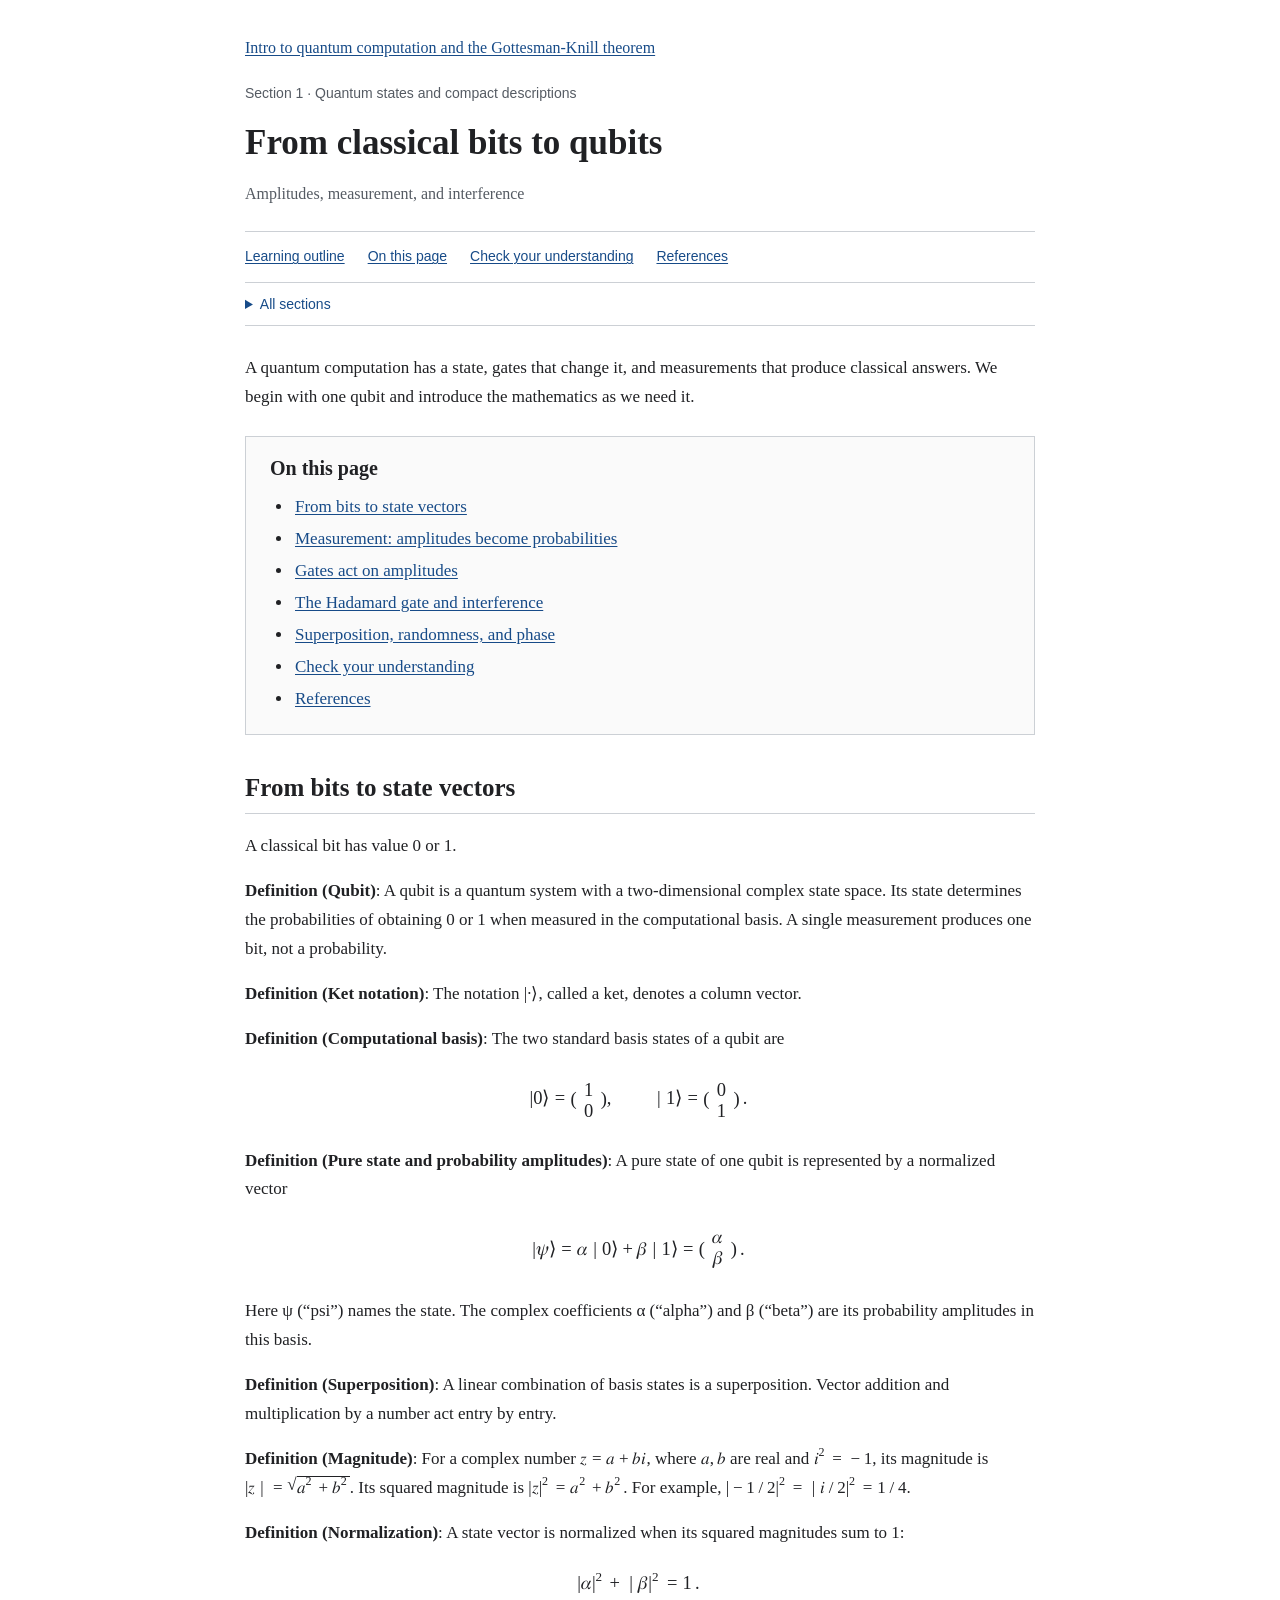
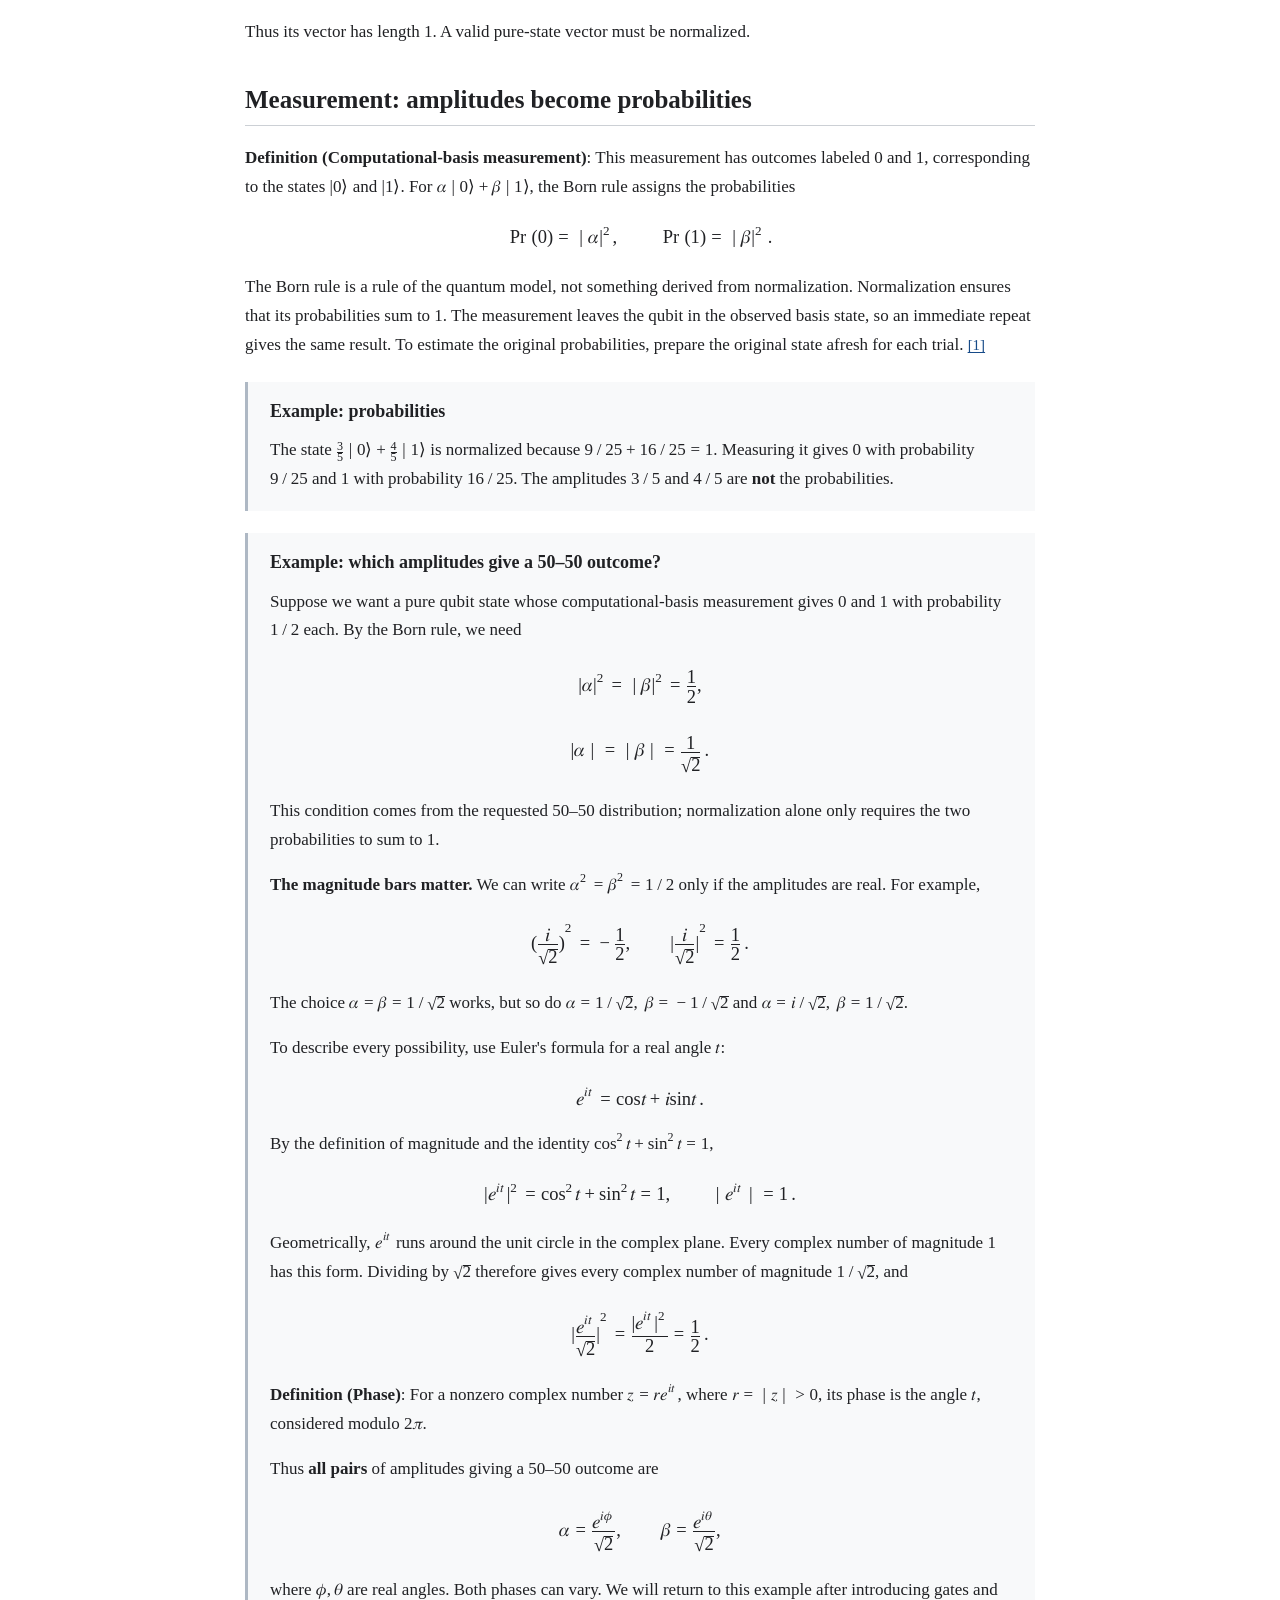
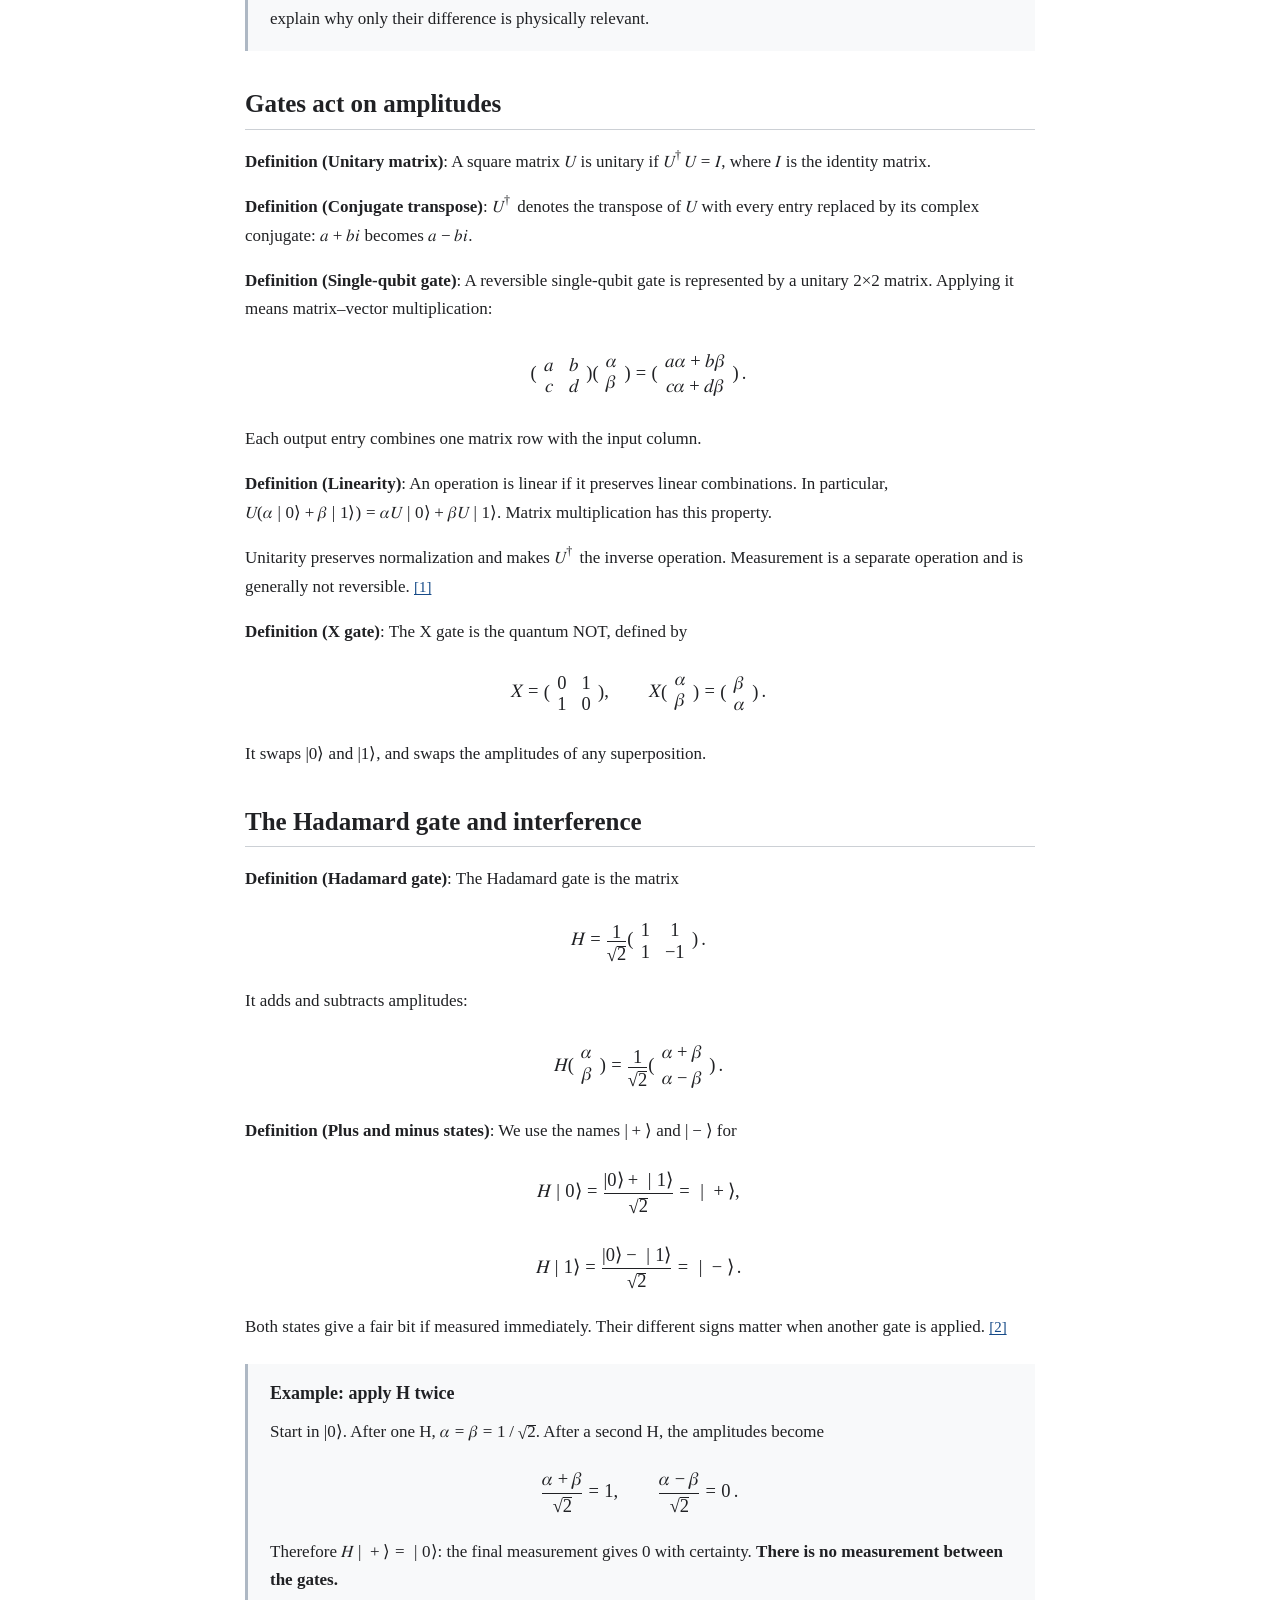
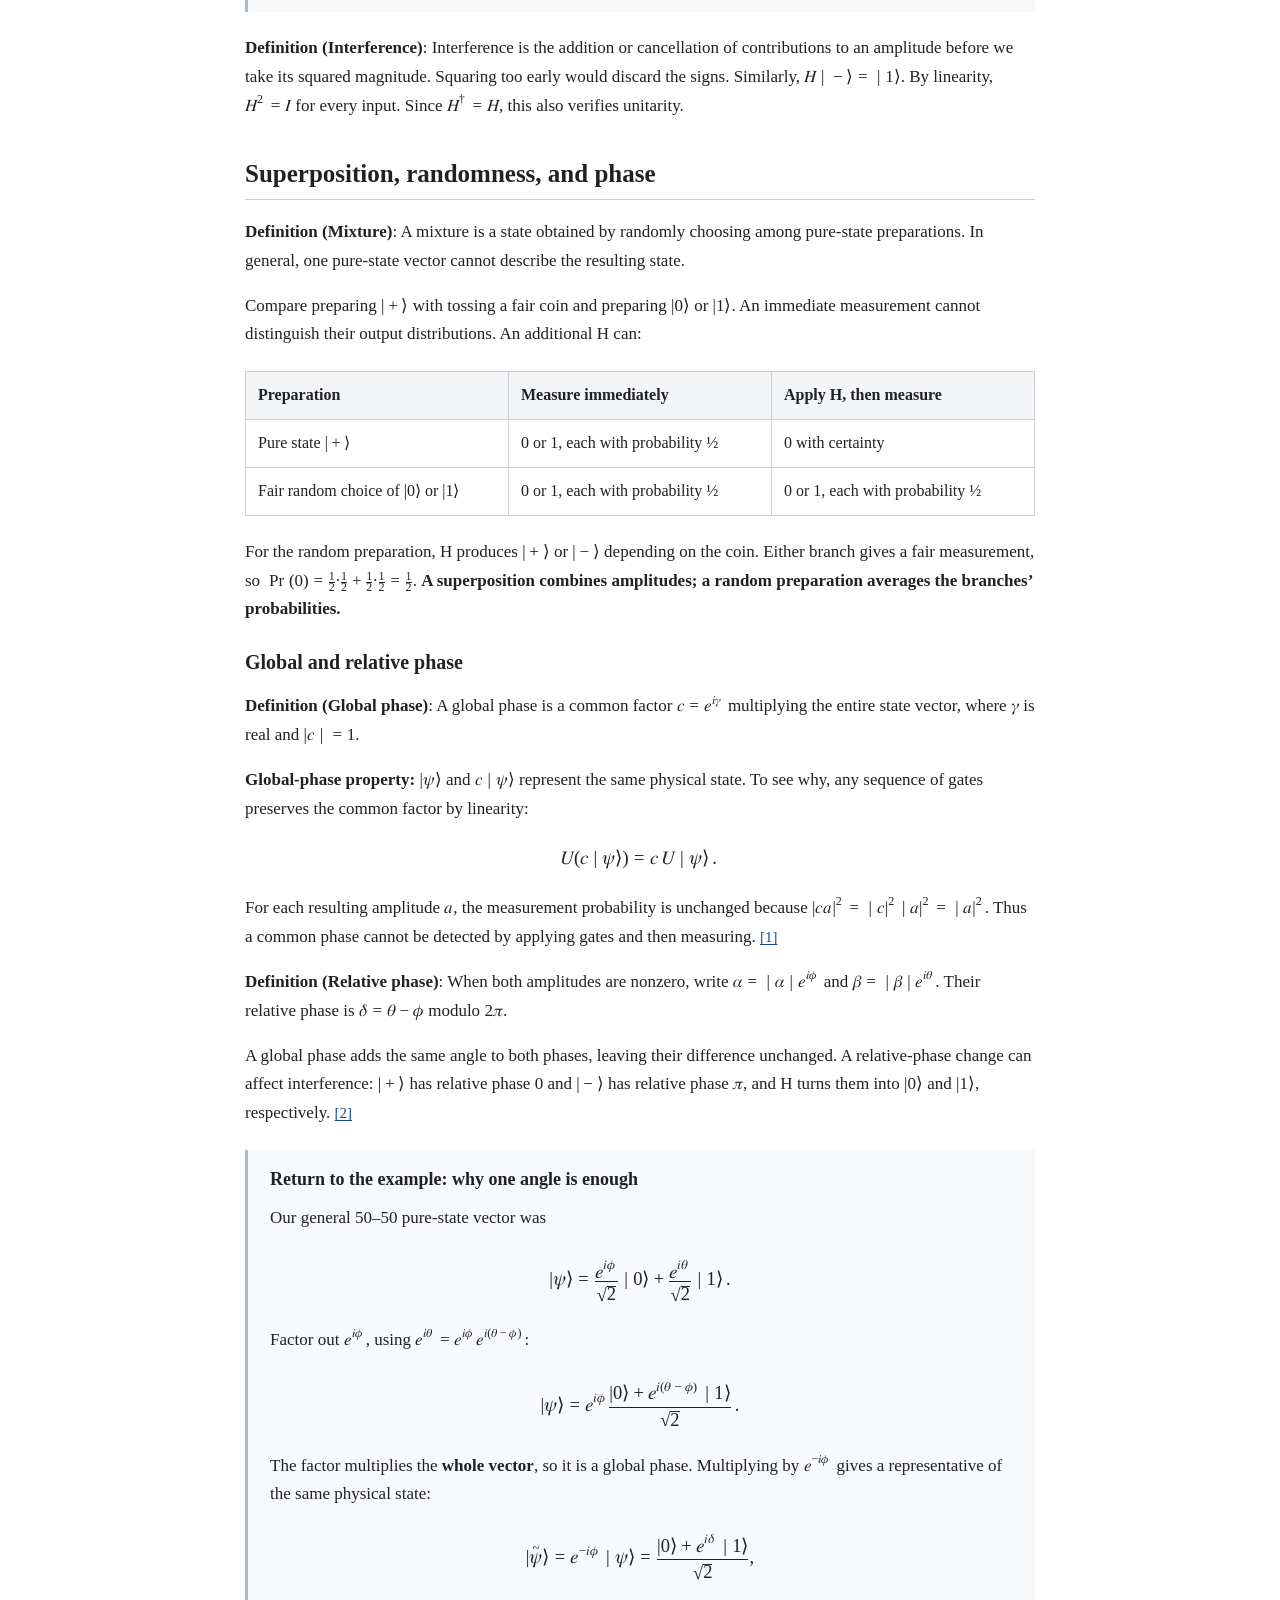
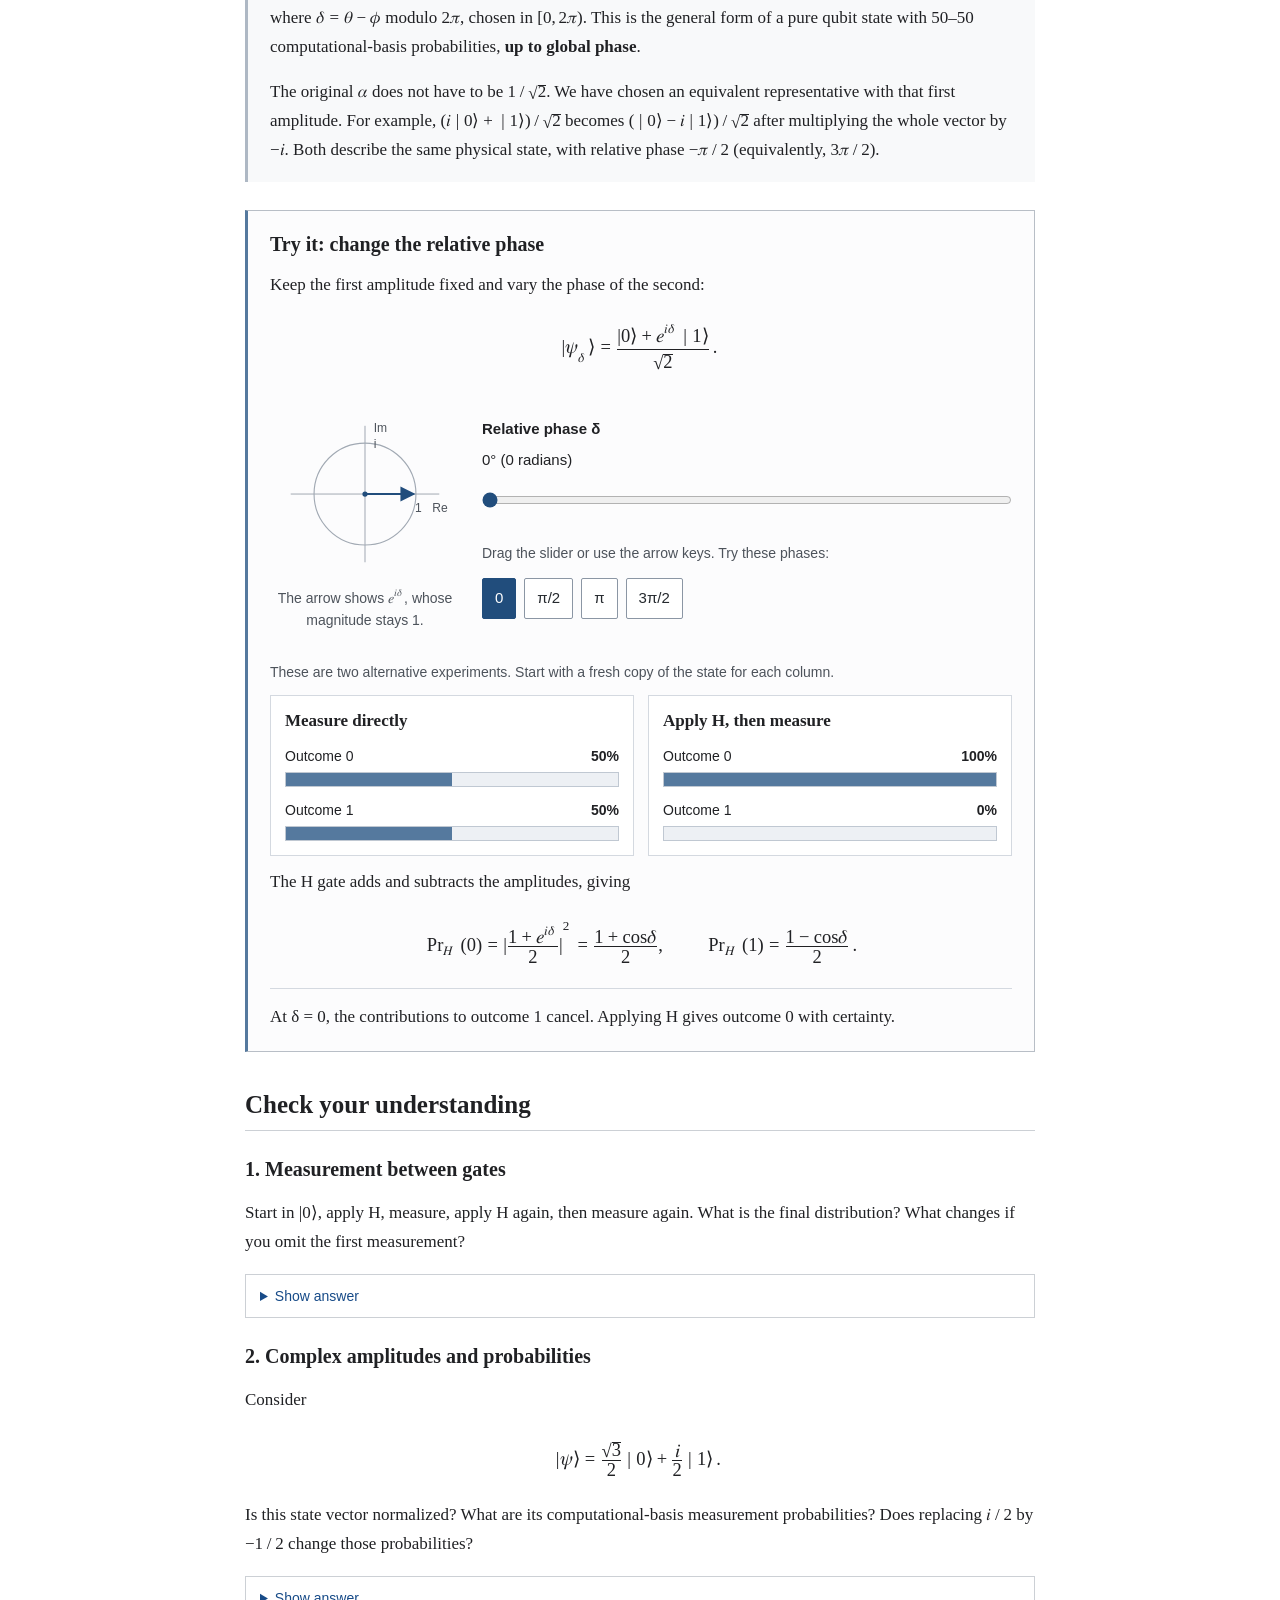
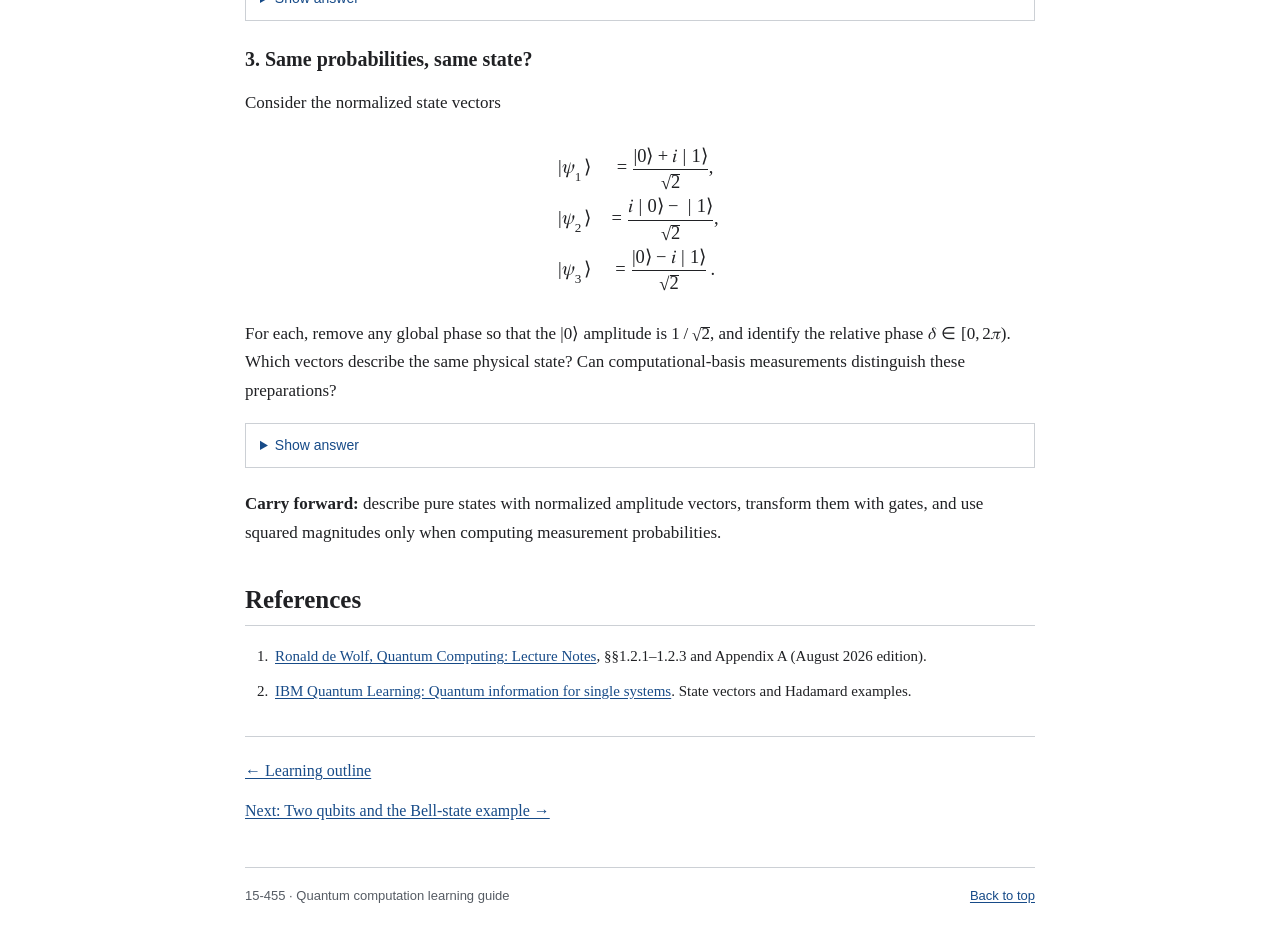
<file: from-bits-to-qubits.html>
<!doctype html>
<html lang="en">
<head>
  <meta charset="utf-8">
  <meta name="viewport" content="width=device-width, initial-scale=1">
  <meta name="theme-color" content="#ffffff">
  <meta name="description" content="A concise introduction to qubit state vectors, measurement probabilities, unitary gates, and Hadamard interference, starting from classical bits.">
  <meta property="og:title" content="From classical bits to qubits">
  <meta property="og:description" content="A concise introduction to qubit state vectors, measurement probabilities, unitary gates, and Hadamard interference, starting from classical bits.">
  <meta property="og:type" content="article">
  <meta property="og:url" content="https://l6zw32.github.io/quantum-computation/from-bits-to-qubits.html">
  <link rel="canonical" href="https://l6zw32.github.io/quantum-computation/from-bits-to-qubits.html">
  <link rel="icon" href="./favicon.svg" type="image/svg+xml">
  <link rel="stylesheet" href="./styles.css">
  <link rel="stylesheet" href="./lesson.css">
  <link rel="stylesheet" href="./interactives.css">
  <script src="./interactives.js" defer></script>
  <title>From classical bits to qubits | Intro to quantum computation and the Gottesman-Knill theorem</title>
</head>
<body id="top">
  <a class="skip-link" href="#main">Skip to content</a>
  <div class="page lesson-page">
    <header class="site-header">
      <p class="guide-title"><a href="./">Intro to quantum computation and the Gottesman-Knill theorem</a></p>
      <p class="course-label">Section 1 · Quantum states and compact descriptions</p>
      <h1>From classical bits to qubits</h1>
      <p class="page-subtitle">Amplitudes, measurement, and interference</p>
      <nav class="main-nav" aria-label="Guide navigation">
        <a href="./#outline">Learning outline</a>
        <a href="#contents">On this page</a>
        <a href="#practice">Check your understanding</a>
        <a href="#references">References</a>
      </nav>
      <details class="guide-sections">
        <summary>All sections</summary>
        <nav aria-label="All guide sections"><ol><li><a href="./from-bits-to-qubits.html" aria-current="page">From classical bits to qubits</a></li>
<li><a href="./two-qubits-and-bell-state.html">Two qubits and the Bell-state example</a></li>
<li><a href="./pauli-operators-and-stabilizers.html">Pauli operators and stabilizer constraints</a></li>
<li><a href="./compact-stabilizer-description.html">Why the state has a compact description</a></li>
<li><a href="./clifford-gate-updates.html">Updating generators under Clifford gates</a></li>
<li><a href="./sampling-measurements.html">Sampling the final measurements</a></li>
<li><a href="./gottesman-knill-theorem.html">The Gottesman–Knill theorem and its proof</a></li>
<li><a href="./applications-and-significance.html">Applications and significance</a></li></ol></nav>
      </details>
    </header>
    <main id="main">
      <div class="lesson-intro"><p>A quantum computation has a state, gates that change it, and measurements that produce classical answers. We begin with one qubit and introduce the mathematics as we need it.</p></div>
      <nav class="lesson-contents" id="contents" aria-labelledby="contents-title">
        <h2 id="contents-title">On this page</h2>
        <div class="toc">
<ul>
<li><a href="#states">From bits to state vectors</a></li>
<li><a href="#measurement">Measurement: amplitudes become probabilities</a></li>
<li><a href="#gates">Gates act on amplitudes</a></li>
<li><a href="#hadamard">The Hadamard gate and interference</a></li>
<li><a href="#randomness">Superposition, randomness, and phase</a></li>
<li><a href="#practice">Check your understanding</a></li>
<li><a href="#references">References</a></li>
</ul>
</div>

      </nav>
      <article class="lesson-content" aria-label="Section 1: From classical bits to qubits">
        
<p><span id="bits"></span></p>
<h2 id="states">From bits to state vectors</h2>
<p>A classical bit has value 0 or 1.</p>
<p><strong>Definition (Qubit)</strong>: A qubit is a quantum system with a two-dimensional complex state space. Its state determines the probabilities of obtaining 0 or 1 when measured in the computational basis. A single measurement produces one bit, not a probability.</p>
<p><strong>Definition (Ket notation)</strong>: The notation <math xmlns="http://www.w3.org/1998/Math/MathML" display="inline"><semantics><mrow><mo stretchy="false">&#x0007C;</mo><mi>&#x000B7;</mi><mi>&#x027E9;</mi></mrow><annotation encoding="application/x-tex">|\cdot\rangle</annotation></semantics></math>, called a ket, denotes a column vector.</p>
<p><strong>Definition (Computational basis)</strong>: The two standard basis states of a qubit are</p>
<div class="equation"><math xmlns="http://www.w3.org/1998/Math/MathML" display="block"><semantics><mrow><mo stretchy="false">&#x0007C;</mo><mn>0</mn><mi>&#x027E9;</mi><mo>&#x0003D;</mo><mo>&#x00028;</mo><mtable><mtr><mtd><mn>1</mn></mtd></mtr><mtr><mtd><mn>0</mn></mtd></mtr></mtable><mo>&#x00029;</mo><mo>&#x0002C;</mo><mspace width="2em" /><mo stretchy="false">&#x0007C;</mo><mn>1</mn><mi>&#x027E9;</mi><mo>&#x0003D;</mo><mo>&#x00028;</mo><mtable><mtr><mtd><mn>0</mn></mtd></mtr><mtr><mtd><mn>1</mn></mtd></mtr></mtable><mo>&#x00029;</mo><mo>&#x0002E;</mo></mrow><annotation encoding="application/x-tex">|0\rangle=\begin{pmatrix}1\\0\end{pmatrix},\qquad
|1\rangle=\begin{pmatrix}0\\1\end{pmatrix}.</annotation></semantics></math></div>
<p><strong>Definition (Pure state and probability amplitudes)</strong>: A pure state of one qubit is represented by a normalized vector</p>
<div class="equation"><math xmlns="http://www.w3.org/1998/Math/MathML" display="block"><semantics><mrow><mo stretchy="false">&#x0007C;</mo><mi>&#x003C8;</mi><mi>&#x027E9;</mi><mo>&#x0003D;</mo><mi>&#x003B1;</mi><mo stretchy="false">&#x0007C;</mo><mn>0</mn><mi>&#x027E9;</mi><mo>&#x0002B;</mo><mi>&#x003B2;</mi><mo stretchy="false">&#x0007C;</mo><mn>1</mn><mi>&#x027E9;</mi><mo>&#x0003D;</mo><mo>&#x00028;</mo><mtable><mtr><mtd><mi>&#x003B1;</mi></mtd></mtr><mtr><mtd><mi>&#x003B2;</mi></mtd></mtr></mtable><mo>&#x00029;</mo><mo>&#x0002E;</mo></mrow><annotation encoding="application/x-tex">|\psi\rangle=\alpha|0\rangle+\beta|1\rangle
=\begin{pmatrix}\alpha\\\beta\end{pmatrix}.</annotation></semantics></math></div>
<p>Here ψ (“psi”) names the state. The complex coefficients α (“alpha”) and β (“beta”) are its probability amplitudes in this basis.</p>
<p><strong>Definition (Superposition)</strong>: A linear combination of basis states is a superposition. Vector addition and multiplication by a number act entry by entry.</p>
<p><strong>Definition (Magnitude)</strong>: For a complex number <math xmlns="http://www.w3.org/1998/Math/MathML" display="inline"><semantics><mrow><mi>z</mi><mo>&#x0003D;</mo><mi>a</mi><mo>&#x0002B;</mo><mi>b</mi><mi>i</mi></mrow><annotation encoding="application/x-tex">z=a+bi</annotation></semantics></math>, where <math xmlns="http://www.w3.org/1998/Math/MathML" display="inline"><semantics><mrow><mi>a</mi><mo>&#x0002C;</mo><mi>b</mi></mrow><annotation encoding="application/x-tex">a,b</annotation></semantics></math> are real and <math xmlns="http://www.w3.org/1998/Math/MathML" display="inline"><semantics><mrow><msup><mi>i</mi><mn>2</mn></msup><mo>&#x0003D;</mo><mo>&#x02212;</mo><mn>1</mn></mrow><annotation encoding="application/x-tex">i^2=-1</annotation></semantics></math>, its magnitude is <math xmlns="http://www.w3.org/1998/Math/MathML" display="inline"><semantics><mrow><mo stretchy="false">&#x0007C;</mo><mi>z</mi><mo stretchy="false">&#x0007C;</mo><mo>&#x0003D;</mo><msqrt><mrow><msup><mi>a</mi><mn>2</mn></msup><mo>&#x0002B;</mo><msup><mi>b</mi><mn>2</mn></msup></mrow></msqrt></mrow><annotation encoding="application/x-tex">|z|=\sqrt{a^2+b^2}</annotation></semantics></math>. Its squared magnitude is <math xmlns="http://www.w3.org/1998/Math/MathML" display="inline"><semantics><mrow><mo stretchy="false">&#x0007C;</mo><mi>z</mi><msup><mo stretchy="false">&#x0007C;</mo><mn>2</mn></msup><mo>&#x0003D;</mo><msup><mi>a</mi><mn>2</mn></msup><mo>&#x0002B;</mo><msup><mi>b</mi><mn>2</mn></msup></mrow><annotation encoding="application/x-tex">|z|^2=a^2+b^2</annotation></semantics></math>. For example, <math xmlns="http://www.w3.org/1998/Math/MathML" display="inline"><semantics><mrow><mo stretchy="false">&#x0007C;</mo><mo>&#x02212;</mo><mn>1</mn><mo>&#x0002F;</mo><mn>2</mn><msup><mo stretchy="false">&#x0007C;</mo><mn>2</mn></msup><mo>&#x0003D;</mo><mo stretchy="false">&#x0007C;</mo><mi>i</mi><mo>&#x0002F;</mo><mn>2</mn><msup><mo stretchy="false">&#x0007C;</mo><mn>2</mn></msup><mo>&#x0003D;</mo><mn>1</mn><mo>&#x0002F;</mo><mn>4</mn></mrow><annotation encoding="application/x-tex">|-1/2|^2=|i/2|^2=1/4</annotation></semantics></math>.</p>
<p><strong>Definition (Normalization)</strong>: A state vector is normalized when its squared magnitudes sum to 1:</p>
<div class="equation"><math xmlns="http://www.w3.org/1998/Math/MathML" display="block"><semantics><mrow><mo stretchy="false">&#x0007C;</mo><mi>&#x003B1;</mi><msup><mo stretchy="false">&#x0007C;</mo><mn>2</mn></msup><mo>&#x0002B;</mo><mo stretchy="false">&#x0007C;</mo><mi>&#x003B2;</mi><msup><mo stretchy="false">&#x0007C;</mo><mn>2</mn></msup><mo>&#x0003D;</mo><mn>1</mn><mo>&#x0002E;</mo></mrow><annotation encoding="application/x-tex">|\alpha|^2+|\beta|^2=1.</annotation></semantics></math></div>
<p>Thus its vector has length 1. A valid pure-state vector must be normalized.</p>
<h2 id="measurement">Measurement: amplitudes become probabilities</h2>
<p><strong>Definition (Computational-basis measurement)</strong>: This measurement has outcomes labeled 0 and 1, corresponding to the states <math xmlns="http://www.w3.org/1998/Math/MathML" display="inline"><semantics><mrow><mo stretchy="false">&#x0007C;</mo><mn>0</mn><mi>&#x027E9;</mi></mrow><annotation encoding="application/x-tex">|0\rangle</annotation></semantics></math> and <math xmlns="http://www.w3.org/1998/Math/MathML" display="inline"><semantics><mrow><mo stretchy="false">&#x0007C;</mo><mn>1</mn><mi>&#x027E9;</mi></mrow><annotation encoding="application/x-tex">|1\rangle</annotation></semantics></math>. For <math xmlns="http://www.w3.org/1998/Math/MathML" display="inline"><semantics><mrow><mi>&#x003B1;</mi><mo stretchy="false">&#x0007C;</mo><mn>0</mn><mi>&#x027E9;</mi><mo>&#x0002B;</mo><mi>&#x003B2;</mi><mo stretchy="false">&#x0007C;</mo><mn>1</mn><mi>&#x027E9;</mi></mrow><annotation encoding="application/x-tex">\alpha|0\rangle+\beta|1\rangle</annotation></semantics></math>, the Born rule assigns the probabilities</p>
<div class="equation"><math xmlns="http://www.w3.org/1998/Math/MathML" display="block"><semantics><mrow><mo movablelimits="true">Pr</mo><mo stretchy="false">&#x00028;</mo><mn>0</mn><mo stretchy="false">&#x00029;</mo><mo>&#x0003D;</mo><mo stretchy="false">&#x0007C;</mo><mi>&#x003B1;</mi><msup><mo stretchy="false">&#x0007C;</mo><mn>2</mn></msup><mo>&#x0002C;</mo><mspace width="2em" /><mo movablelimits="true">Pr</mo><mo stretchy="false">&#x00028;</mo><mn>1</mn><mo stretchy="false">&#x00029;</mo><mo>&#x0003D;</mo><mo stretchy="false">&#x0007C;</mo><mi>&#x003B2;</mi><msup><mo stretchy="false">&#x0007C;</mo><mn>2</mn></msup><mo>&#x0002E;</mo></mrow><annotation encoding="application/x-tex">\Pr(0)=|\alpha|^2,\qquad \Pr(1)=|\beta|^2.</annotation></semantics></math></div>
<p>The Born rule is a rule of the quantum model, not something derived from normalization. Normalization ensures that its probabilities sum to 1. The measurement leaves the qubit in the observed basis state, so an immediate repeat gives the same result. To estimate the original probabilities, prepare the original state afresh for each trial. <a class="reference-link" href="#ref-1" aria-label="Reference 1">[1]</a></p>
<aside class="worked-example">
<h3 id="example-probabilities">Example: probabilities</h3>
<p>The state <math xmlns="http://www.w3.org/1998/Math/MathML" display="inline"><semantics><mrow><mfrac><mn>3</mn><mn>5</mn></mfrac><mo stretchy="false">&#x0007C;</mo><mn>0</mn><mi>&#x027E9;</mi><mo>&#x0002B;</mo><mfrac><mn>4</mn><mn>5</mn></mfrac><mo stretchy="false">&#x0007C;</mo><mn>1</mn><mi>&#x027E9;</mi></mrow><annotation encoding="application/x-tex">\frac35|0\rangle+\frac45|1\rangle</annotation></semantics></math> is normalized because <math xmlns="http://www.w3.org/1998/Math/MathML" display="inline"><semantics><mrow><mn>9</mn><mo>&#x0002F;</mo><mn>25</mn><mo>&#x0002B;</mo><mn>16</mn><mo>&#x0002F;</mo><mn>25</mn><mo>&#x0003D;</mo><mn>1</mn></mrow><annotation encoding="application/x-tex">9/25+16/25=1</annotation></semantics></math>. Measuring it gives 0 with probability <math xmlns="http://www.w3.org/1998/Math/MathML" display="inline"><semantics><mrow><mn>9</mn><mo>&#x0002F;</mo><mn>25</mn></mrow><annotation encoding="application/x-tex">9/25</annotation></semantics></math> and 1 with probability <math xmlns="http://www.w3.org/1998/Math/MathML" display="inline"><semantics><mrow><mn>16</mn><mo>&#x0002F;</mo><mn>25</mn></mrow><annotation encoding="application/x-tex">16/25</annotation></semantics></math>. The amplitudes <math xmlns="http://www.w3.org/1998/Math/MathML" display="inline"><semantics><mrow><mn>3</mn><mo>&#x0002F;</mo><mn>5</mn></mrow><annotation encoding="application/x-tex">3/5</annotation></semantics></math> and <math xmlns="http://www.w3.org/1998/Math/MathML" display="inline"><semantics><mrow><mn>4</mn><mo>&#x0002F;</mo><mn>5</mn></mrow><annotation encoding="application/x-tex">4/5</annotation></semantics></math> are <strong>not</strong> the probabilities.</p>
</aside>
<aside class="worked-example">
<h3 id="example-which-amplitudes-give-a-5050-outcome">Example: which amplitudes give a 50–50 outcome?</h3>
<p>Suppose we want a pure qubit state whose computational-basis measurement gives 0 and 1 with probability <math xmlns="http://www.w3.org/1998/Math/MathML" display="inline"><semantics><mrow><mn>1</mn><mo>&#x0002F;</mo><mn>2</mn></mrow><annotation encoding="application/x-tex">1/2</annotation></semantics></math> each. By the Born rule, we need</p>
<div class="equation"><math xmlns="http://www.w3.org/1998/Math/MathML" display="block"><semantics><mrow><mo stretchy="false">&#x0007C;</mo><mi>&#x003B1;</mi><msup><mo stretchy="false">&#x0007C;</mo><mn>2</mn></msup><mo>&#x0003D;</mo><mo stretchy="false">&#x0007C;</mo><mi>&#x003B2;</mi><msup><mo stretchy="false">&#x0007C;</mo><mn>2</mn></msup><mo>&#x0003D;</mo><mfrac><mn>1</mn><mn>2</mn></mfrac><mo>&#x0002C;</mo></mrow><annotation encoding="application/x-tex">|\alpha|^2=|\beta|^2=\frac12,</annotation></semantics></math></div>
<div class="equation"><math xmlns="http://www.w3.org/1998/Math/MathML" display="block"><semantics><mrow><mo stretchy="false">&#x0007C;</mo><mi>&#x003B1;</mi><mo stretchy="false">&#x0007C;</mo><mo>&#x0003D;</mo><mo stretchy="false">&#x0007C;</mo><mi>&#x003B2;</mi><mo stretchy="false">&#x0007C;</mo><mo>&#x0003D;</mo><mfrac><mn>1</mn><mrow><msqrt><mn>2</mn></msqrt></mrow></mfrac><mo>&#x0002E;</mo></mrow><annotation encoding="application/x-tex">|\alpha|=|\beta|=\frac1{\sqrt2}.</annotation></semantics></math></div>
<p>This condition comes from the requested 50–50 distribution; normalization alone only requires the two probabilities to sum to 1.</p>
<p><strong>The magnitude bars matter.</strong> We can write <math xmlns="http://www.w3.org/1998/Math/MathML" display="inline"><semantics><mrow><msup><mi>&#x003B1;</mi><mn>2</mn></msup><mo>&#x0003D;</mo><msup><mi>&#x003B2;</mi><mn>2</mn></msup><mo>&#x0003D;</mo><mn>1</mn><mo>&#x0002F;</mo><mn>2</mn></mrow><annotation encoding="application/x-tex">\alpha^2=\beta^2=1/2</annotation></semantics></math> only if the amplitudes are real. For example,</p>
<div class="equation"><math xmlns="http://www.w3.org/1998/Math/MathML" display="block"><semantics><mrow><msup><mrow><mo stretchy="true" fence="true" form="prefix">&#x00028;</mo><mfrac><mrow><mi>i</mi></mrow><mrow><msqrt><mn>2</mn></msqrt></mrow></mfrac><mo stretchy="true" fence="true" form="postfix">&#x00029;</mo></mrow><mn>2</mn></msup><mo>&#x0003D;</mo><mo>&#x02212;</mo><mfrac><mn>1</mn><mn>2</mn></mfrac><mo>&#x0002C;</mo><mspace width="2em" /><msup><mrow><mo stretchy="true" fence="true" form="prefix">&#x0007C;</mo><mfrac><mrow><mi>i</mi></mrow><mrow><msqrt><mn>2</mn></msqrt></mrow></mfrac><mo stretchy="true" fence="true" form="postfix">&#x0007C;</mo></mrow><mn>2</mn></msup><mo>&#x0003D;</mo><mfrac><mn>1</mn><mn>2</mn></mfrac><mo>&#x0002E;</mo></mrow><annotation encoding="application/x-tex">\left(\frac{i}{\sqrt2}\right)^2=-\frac12,
\qquad
\left|\frac{i}{\sqrt2}\right|^2=\frac12.</annotation></semantics></math></div>
<p>The choice <math xmlns="http://www.w3.org/1998/Math/MathML" display="inline"><semantics><mrow><mi>&#x003B1;</mi><mo>&#x0003D;</mo><mi>&#x003B2;</mi><mo>&#x0003D;</mo><mn>1</mn><mo>&#x0002F;</mo><msqrt><mn>2</mn></msqrt></mrow><annotation encoding="application/x-tex">\alpha=\beta=1/\sqrt2</annotation></semantics></math> works, but so do <math xmlns="http://www.w3.org/1998/Math/MathML" display="inline"><semantics><mrow><mi>&#x003B1;</mi><mo>&#x0003D;</mo><mn>1</mn><mo>&#x0002F;</mo><msqrt><mn>2</mn></msqrt><mo>&#x0002C;</mo><mtext>&#x000A0;</mtext><mi>&#x003B2;</mi><mo>&#x0003D;</mo><mo>&#x02212;</mo><mn>1</mn><mo>&#x0002F;</mo><msqrt><mn>2</mn></msqrt></mrow><annotation encoding="application/x-tex">\alpha=1/\sqrt2,\ \beta=-1/\sqrt2</annotation></semantics></math> and <math xmlns="http://www.w3.org/1998/Math/MathML" display="inline"><semantics><mrow><mi>&#x003B1;</mi><mo>&#x0003D;</mo><mi>i</mi><mo>&#x0002F;</mo><msqrt><mn>2</mn></msqrt><mo>&#x0002C;</mo><mtext>&#x000A0;</mtext><mi>&#x003B2;</mi><mo>&#x0003D;</mo><mn>1</mn><mo>&#x0002F;</mo><msqrt><mn>2</mn></msqrt></mrow><annotation encoding="application/x-tex">\alpha=i/\sqrt2,\ \beta=1/\sqrt2</annotation></semantics></math>.</p>
<p>To describe every possibility, use Euler's formula for a real angle <math xmlns="http://www.w3.org/1998/Math/MathML" display="inline"><semantics><mrow><mi>t</mi></mrow><annotation encoding="application/x-tex">t</annotation></semantics></math>:</p>
<div class="equation"><math xmlns="http://www.w3.org/1998/Math/MathML" display="block"><semantics><mrow><msup><mi>e</mi><mrow><mi>i</mi><mi>t</mi></mrow></msup><mo>&#x0003D;</mo><mi>cos</mi><mi>t</mi><mo>&#x0002B;</mo><mi>i</mi><mi>sin</mi><mi>t</mi><mo>&#x0002E;</mo></mrow><annotation encoding="application/x-tex">e^{it}=\cos t+i\sin t.</annotation></semantics></math></div>
<p>By the definition of magnitude and the identity <math xmlns="http://www.w3.org/1998/Math/MathML" display="inline"><semantics><mrow><msup><mi>cos</mi><mn>2</mn></msup><mi>t</mi><mo>&#x0002B;</mo><msup><mi>sin</mi><mn>2</mn></msup><mi>t</mi><mo>&#x0003D;</mo><mn>1</mn></mrow><annotation encoding="application/x-tex">\cos^2t+\sin^2t=1</annotation></semantics></math>,</p>
<div class="equation"><math xmlns="http://www.w3.org/1998/Math/MathML" display="block"><semantics><mrow><mo stretchy="false">&#x0007C;</mo><msup><mi>e</mi><mrow><mi>i</mi><mi>t</mi></mrow></msup><msup><mo stretchy="false">&#x0007C;</mo><mn>2</mn></msup><mo>&#x0003D;</mo><msup><mi>cos</mi><mn>2</mn></msup><mi>t</mi><mo>&#x0002B;</mo><msup><mi>sin</mi><mn>2</mn></msup><mi>t</mi><mo>&#x0003D;</mo><mn>1</mn><mo>&#x0002C;</mo><mspace width="2em" /><mo stretchy="false">&#x0007C;</mo><msup><mi>e</mi><mrow><mi>i</mi><mi>t</mi></mrow></msup><mo stretchy="false">&#x0007C;</mo><mo>&#x0003D;</mo><mn>1</mn><mo>&#x0002E;</mo></mrow><annotation encoding="application/x-tex">|e^{it}|^2=\cos^2t+\sin^2t=1,
\qquad |e^{it}|=1.</annotation></semantics></math></div>
<p>Geometrically, <math xmlns="http://www.w3.org/1998/Math/MathML" display="inline"><semantics><mrow><msup><mi>e</mi><mrow><mi>i</mi><mi>t</mi></mrow></msup></mrow><annotation encoding="application/x-tex">e^{it}</annotation></semantics></math> runs around the unit circle in the complex plane. Every complex number of magnitude 1 has this form. Dividing by <math xmlns="http://www.w3.org/1998/Math/MathML" display="inline"><semantics><mrow><msqrt><mn>2</mn></msqrt></mrow><annotation encoding="application/x-tex">\sqrt2</annotation></semantics></math> therefore gives every complex number of magnitude <math xmlns="http://www.w3.org/1998/Math/MathML" display="inline"><semantics><mrow><mn>1</mn><mo>&#x0002F;</mo><msqrt><mn>2</mn></msqrt></mrow><annotation encoding="application/x-tex">1/\sqrt2</annotation></semantics></math>, and</p>
<div class="equation"><math xmlns="http://www.w3.org/1998/Math/MathML" display="block"><semantics><mrow><msup><mrow><mo stretchy="true" fence="true" form="prefix">&#x0007C;</mo><mfrac><mrow><msup><mi>e</mi><mrow><mi>i</mi><mi>t</mi></mrow></msup></mrow><mrow><msqrt><mn>2</mn></msqrt></mrow></mfrac><mo stretchy="true" fence="true" form="postfix">&#x0007C;</mo></mrow><mn>2</mn></msup><mo>&#x0003D;</mo><mfrac><mrow><mo stretchy="false">&#x0007C;</mo><msup><mi>e</mi><mrow><mi>i</mi><mi>t</mi></mrow></msup><msup><mo stretchy="false">&#x0007C;</mo><mn>2</mn></msup></mrow><mrow><mn>2</mn></mrow></mfrac><mo>&#x0003D;</mo><mfrac><mn>1</mn><mn>2</mn></mfrac><mo>&#x0002E;</mo></mrow><annotation encoding="application/x-tex">\left|\frac{e^{it}}{\sqrt2}\right|^2
=\frac{|e^{it}|^2}{2}=\frac12.</annotation></semantics></math></div>
<p><strong>Definition (Phase)</strong>: For a nonzero complex number <math xmlns="http://www.w3.org/1998/Math/MathML" display="inline"><semantics><mrow><mi>z</mi><mo>&#x0003D;</mo><mi>r</mi><msup><mi>e</mi><mrow><mi>i</mi><mi>t</mi></mrow></msup></mrow><annotation encoding="application/x-tex">z=r e^{it}</annotation></semantics></math>, where <math xmlns="http://www.w3.org/1998/Math/MathML" display="inline"><semantics><mrow><mi>r</mi><mo>&#x0003D;</mo><mo stretchy="false">&#x0007C;</mo><mi>z</mi><mo stretchy="false">&#x0007C;</mo><mo>&#x0003E;</mo><mn>0</mn></mrow><annotation encoding="application/x-tex">r=|z|&gt;0</annotation></semantics></math>, its phase is the angle <math xmlns="http://www.w3.org/1998/Math/MathML" display="inline"><semantics><mrow><mi>t</mi></mrow><annotation encoding="application/x-tex">t</annotation></semantics></math>, considered modulo <math xmlns="http://www.w3.org/1998/Math/MathML" display="inline"><semantics><mrow><mn>2</mn><mi>&#x003C0;</mi></mrow><annotation encoding="application/x-tex">2\pi</annotation></semantics></math>.</p>
<p>Thus <strong>all pairs</strong> of amplitudes giving a 50–50 outcome are</p>
<div class="equation"><math xmlns="http://www.w3.org/1998/Math/MathML" display="block"><semantics><mrow><mi>&#x003B1;</mi><mo>&#x0003D;</mo><mfrac><mrow><msup><mi>e</mi><mrow><mi>i</mi><mi>&#x003D5;</mi></mrow></msup></mrow><mrow><msqrt><mn>2</mn></msqrt></mrow></mfrac><mo>&#x0002C;</mo><mspace width="2em" /><mi>&#x003B2;</mi><mo>&#x0003D;</mo><mfrac><mrow><msup><mi>e</mi><mrow><mi>i</mi><mi>&#x003B8;</mi></mrow></msup></mrow><mrow><msqrt><mn>2</mn></msqrt></mrow></mfrac><mo>&#x0002C;</mo></mrow><annotation encoding="application/x-tex">\alpha=\frac{e^{i\phi}}{\sqrt2},\qquad
\beta=\frac{e^{i\theta}}{\sqrt2},</annotation></semantics></math></div>
<p>where <math xmlns="http://www.w3.org/1998/Math/MathML" display="inline"><semantics><mrow><mi>&#x003D5;</mi><mo>&#x0002C;</mo><mi>&#x003B8;</mi></mrow><annotation encoding="application/x-tex">\phi,\theta</annotation></semantics></math> are real angles. Both phases can vary. We will return to this example after introducing gates and explain why only their difference is physically relevant.</p>
</aside>
<h2 id="gates">Gates act on amplitudes</h2>
<p><strong>Definition (Unitary matrix)</strong>: A square matrix <math xmlns="http://www.w3.org/1998/Math/MathML" display="inline"><semantics><mrow><mi>U</mi></mrow><annotation encoding="application/x-tex">U</annotation></semantics></math> is unitary if <math xmlns="http://www.w3.org/1998/Math/MathML" display="inline"><semantics><mrow><msup><mi>U</mi><mi>&#x02020;</mi></msup><mi>U</mi><mo>&#x0003D;</mo><mi>I</mi></mrow><annotation encoding="application/x-tex">U^\dagger U=I</annotation></semantics></math>, where <math xmlns="http://www.w3.org/1998/Math/MathML" display="inline"><semantics><mrow><mi>I</mi></mrow><annotation encoding="application/x-tex">I</annotation></semantics></math> is the identity matrix.</p>
<p><strong>Definition (Conjugate transpose)</strong>: <math xmlns="http://www.w3.org/1998/Math/MathML" display="inline"><semantics><mrow><msup><mi>U</mi><mi>&#x02020;</mi></msup></mrow><annotation encoding="application/x-tex">U^\dagger</annotation></semantics></math> denotes the transpose of <math xmlns="http://www.w3.org/1998/Math/MathML" display="inline"><semantics><mrow><mi>U</mi></mrow><annotation encoding="application/x-tex">U</annotation></semantics></math> with every entry replaced by its complex conjugate: <math xmlns="http://www.w3.org/1998/Math/MathML" display="inline"><semantics><mrow><mi>a</mi><mo>&#x0002B;</mo><mi>b</mi><mi>i</mi></mrow><annotation encoding="application/x-tex">a+bi</annotation></semantics></math> becomes <math xmlns="http://www.w3.org/1998/Math/MathML" display="inline"><semantics><mrow><mi>a</mi><mo>&#x02212;</mo><mi>b</mi><mi>i</mi></mrow><annotation encoding="application/x-tex">a-bi</annotation></semantics></math>.</p>
<p><strong>Definition (Single-qubit gate)</strong>: A reversible single-qubit gate is represented by a unitary <math xmlns="http://www.w3.org/1998/Math/MathML" display="inline"><semantics><mrow><mn>2</mn><mi>&#x000D7;</mi><mn>2</mn></mrow><annotation encoding="application/x-tex">2\times2</annotation></semantics></math> matrix. Applying it means matrix–vector multiplication:</p>
<div class="equation"><math xmlns="http://www.w3.org/1998/Math/MathML" display="block"><semantics><mrow><mo>&#x00028;</mo><mtable><mtr><mtd><mi>a</mi></mtd><mtd><mi>b</mi></mtd></mtr><mtr><mtd><mi>c</mi></mtd><mtd><mi>d</mi></mtd></mtr></mtable><mo>&#x00029;</mo><mo>&#x00028;</mo><mtable><mtr><mtd><mi>&#x003B1;</mi></mtd></mtr><mtr><mtd><mi>&#x003B2;</mi></mtd></mtr></mtable><mo>&#x00029;</mo><mo>&#x0003D;</mo><mo>&#x00028;</mo><mtable><mtr><mtd><mi>a</mi><mi>&#x003B1;</mi><mo>&#x0002B;</mo><mi>b</mi><mi>&#x003B2;</mi></mtd></mtr><mtr><mtd><mi>c</mi><mi>&#x003B1;</mi><mo>&#x0002B;</mo><mi>d</mi><mi>&#x003B2;</mi></mtd></mtr></mtable><mo>&#x00029;</mo><mo>&#x0002E;</mo></mrow><annotation encoding="application/x-tex">\begin{pmatrix}a&amp;b\\c&amp;d\end{pmatrix}
\begin{pmatrix}\alpha\\\beta\end{pmatrix}
=\begin{pmatrix}a\alpha+b\beta\\c\alpha+d\beta\end{pmatrix}.</annotation></semantics></math></div>
<p>Each output entry combines one matrix row with the input column.</p>
<p><strong>Definition (Linearity)</strong>: An operation is linear if it preserves linear combinations. In particular, <math xmlns="http://www.w3.org/1998/Math/MathML" display="inline"><semantics><mrow><mi>U</mi><mo stretchy="false">&#x00028;</mo><mi>&#x003B1;</mi><mo stretchy="false">&#x0007C;</mo><mn>0</mn><mi>&#x027E9;</mi><mo>&#x0002B;</mo><mi>&#x003B2;</mi><mo stretchy="false">&#x0007C;</mo><mn>1</mn><mi>&#x027E9;</mi><mo stretchy="false">&#x00029;</mo><mo>&#x0003D;</mo><mi>&#x003B1;</mi><mi>U</mi><mo stretchy="false">&#x0007C;</mo><mn>0</mn><mi>&#x027E9;</mi><mo>&#x0002B;</mo><mi>&#x003B2;</mi><mi>U</mi><mo stretchy="false">&#x0007C;</mo><mn>1</mn><mi>&#x027E9;</mi></mrow><annotation encoding="application/x-tex">U(\alpha|0\rangle+\beta|1\rangle)=\alpha U|0\rangle+\beta U|1\rangle</annotation></semantics></math>. Matrix multiplication has this property.</p>
<p>Unitarity preserves normalization and makes <math xmlns="http://www.w3.org/1998/Math/MathML" display="inline"><semantics><mrow><msup><mi>U</mi><mi>&#x02020;</mi></msup></mrow><annotation encoding="application/x-tex">U^\dagger</annotation></semantics></math> the inverse operation. Measurement is a separate operation and is generally not reversible. <a class="reference-link" href="#ref-1" aria-label="Reference 1">[1]</a></p>
<p><strong>Definition (X gate)</strong>: The X gate is the quantum NOT, defined by</p>
<div class="equation"><math xmlns="http://www.w3.org/1998/Math/MathML" display="block"><semantics><mrow><mi>X</mi><mo>&#x0003D;</mo><mo>&#x00028;</mo><mtable><mtr><mtd><mn>0</mn></mtd><mtd><mn>1</mn></mtd></mtr><mtr><mtd><mn>1</mn></mtd><mtd><mn>0</mn></mtd></mtr></mtable><mo>&#x00029;</mo><mo>&#x0002C;</mo><mspace width="2em" /><mi>X</mi><mo>&#x00028;</mo><mtable><mtr><mtd><mi>&#x003B1;</mi></mtd></mtr><mtr><mtd><mi>&#x003B2;</mi></mtd></mtr></mtable><mo>&#x00029;</mo><mo>&#x0003D;</mo><mo>&#x00028;</mo><mtable><mtr><mtd><mi>&#x003B2;</mi></mtd></mtr><mtr><mtd><mi>&#x003B1;</mi></mtd></mtr></mtable><mo>&#x00029;</mo><mo>&#x0002E;</mo></mrow><annotation encoding="application/x-tex">X=\begin{pmatrix}0&amp;1\\1&amp;0\end{pmatrix},\qquad
X\begin{pmatrix}\alpha\\\beta\end{pmatrix}
=\begin{pmatrix}\beta\\\alpha\end{pmatrix}.</annotation></semantics></math></div>
<p>It swaps <math xmlns="http://www.w3.org/1998/Math/MathML" display="inline"><semantics><mrow><mo stretchy="false">&#x0007C;</mo><mn>0</mn><mi>&#x027E9;</mi></mrow><annotation encoding="application/x-tex">|0\rangle</annotation></semantics></math> and <math xmlns="http://www.w3.org/1998/Math/MathML" display="inline"><semantics><mrow><mo stretchy="false">&#x0007C;</mo><mn>1</mn><mi>&#x027E9;</mi></mrow><annotation encoding="application/x-tex">|1\rangle</annotation></semantics></math>, and swaps the amplitudes of any superposition.</p>
<h2 id="hadamard">The Hadamard gate and interference</h2>
<p><strong>Definition (Hadamard gate)</strong>: The Hadamard gate is the matrix</p>
<div class="equation"><math xmlns="http://www.w3.org/1998/Math/MathML" display="block"><semantics><mrow><mi>H</mi><mo>&#x0003D;</mo><mfrac><mn>1</mn><mrow><msqrt><mn>2</mn></msqrt></mrow></mfrac><mo>&#x00028;</mo><mtable><mtr><mtd><mn>1</mn></mtd><mtd><mn>1</mn></mtd></mtr><mtr><mtd><mn>1</mn></mtd><mtd><mo>&#x02212;</mo><mn>1</mn></mtd></mtr></mtable><mo>&#x00029;</mo><mo>&#x0002E;</mo></mrow><annotation encoding="application/x-tex">H=\frac1{\sqrt2}\begin{pmatrix}1&amp;1\\1&amp;-1\end{pmatrix}.</annotation></semantics></math></div>
<p>It adds and subtracts amplitudes:</p>
<div class="equation"><math xmlns="http://www.w3.org/1998/Math/MathML" display="block"><semantics><mrow><mi>H</mi><mo>&#x00028;</mo><mtable><mtr><mtd><mi>&#x003B1;</mi></mtd></mtr><mtr><mtd><mi>&#x003B2;</mi></mtd></mtr></mtable><mo>&#x00029;</mo><mo>&#x0003D;</mo><mfrac><mn>1</mn><mrow><msqrt><mn>2</mn></msqrt></mrow></mfrac><mo>&#x00028;</mo><mtable><mtr><mtd><mi>&#x003B1;</mi><mo>&#x0002B;</mo><mi>&#x003B2;</mi></mtd></mtr><mtr><mtd><mi>&#x003B1;</mi><mo>&#x02212;</mo><mi>&#x003B2;</mi></mtd></mtr></mtable><mo>&#x00029;</mo><mo>&#x0002E;</mo></mrow><annotation encoding="application/x-tex">H\begin{pmatrix}\alpha\\\beta\end{pmatrix}
=\frac1{\sqrt2}\begin{pmatrix}\alpha+\beta\\\alpha-\beta\end{pmatrix}.</annotation></semantics></math></div>
<p><strong>Definition (Plus and minus states)</strong>: We use the names <math xmlns="http://www.w3.org/1998/Math/MathML" display="inline"><semantics><mrow><mo stretchy="false">&#x0007C;</mo><mo>&#x0002B;</mo><mi>&#x027E9;</mi></mrow><annotation encoding="application/x-tex">|+\rangle</annotation></semantics></math> and <math xmlns="http://www.w3.org/1998/Math/MathML" display="inline"><semantics><mrow><mo stretchy="false">&#x0007C;</mo><mo>&#x02212;</mo><mi>&#x027E9;</mi></mrow><annotation encoding="application/x-tex">|-\rangle</annotation></semantics></math> for</p>
<div class="equation"><math xmlns="http://www.w3.org/1998/Math/MathML" display="block"><semantics><mrow><mi>H</mi><mo stretchy="false">&#x0007C;</mo><mn>0</mn><mi>&#x027E9;</mi><mo>&#x0003D;</mo><mfrac><mrow><mo stretchy="false">&#x0007C;</mo><mn>0</mn><mi>&#x027E9;</mi><mo>&#x0002B;</mo><mo stretchy="false">&#x0007C;</mo><mn>1</mn><mi>&#x027E9;</mi></mrow><mrow><msqrt><mn>2</mn></msqrt></mrow></mfrac><mo>&#x0003D;</mo><mo stretchy="false">&#x0007C;</mo><mo>&#x0002B;</mo><mi>&#x027E9;</mi><mo>&#x0002C;</mo></mrow><annotation encoding="application/x-tex">H|0\rangle=\frac{|0\rangle+|1\rangle}{\sqrt2}=|+\rangle,</annotation></semantics></math></div>
<div class="equation"><math xmlns="http://www.w3.org/1998/Math/MathML" display="block"><semantics><mrow><mi>H</mi><mo stretchy="false">&#x0007C;</mo><mn>1</mn><mi>&#x027E9;</mi><mo>&#x0003D;</mo><mfrac><mrow><mo stretchy="false">&#x0007C;</mo><mn>0</mn><mi>&#x027E9;</mi><mo>&#x02212;</mo><mo stretchy="false">&#x0007C;</mo><mn>1</mn><mi>&#x027E9;</mi></mrow><mrow><msqrt><mn>2</mn></msqrt></mrow></mfrac><mo>&#x0003D;</mo><mo stretchy="false">&#x0007C;</mo><mo>&#x02212;</mo><mi>&#x027E9;</mi><mo>&#x0002E;</mo></mrow><annotation encoding="application/x-tex">H|1\rangle=\frac{|0\rangle-|1\rangle}{\sqrt2}=|-\rangle.</annotation></semantics></math></div>
<p>Both states give a fair bit if measured immediately. Their different signs matter when another gate is applied. <a class="reference-link" href="#ref-2" aria-label="Reference 2">[2]</a></p>
<aside class="worked-example">
<h3 id="example-apply-h-twice">Example: apply H twice</h3>
<p>Start in <math xmlns="http://www.w3.org/1998/Math/MathML" display="inline"><semantics><mrow><mo stretchy="false">&#x0007C;</mo><mn>0</mn><mi>&#x027E9;</mi></mrow><annotation encoding="application/x-tex">|0\rangle</annotation></semantics></math>. After one H, <math xmlns="http://www.w3.org/1998/Math/MathML" display="inline"><semantics><mrow><mi>&#x003B1;</mi><mo>&#x0003D;</mo><mi>&#x003B2;</mi><mo>&#x0003D;</mo><mn>1</mn><mo>&#x0002F;</mo><msqrt><mn>2</mn></msqrt></mrow><annotation encoding="application/x-tex">\alpha=\beta=1/\sqrt2</annotation></semantics></math>. After a second H, the amplitudes become</p>
<div class="equation"><math xmlns="http://www.w3.org/1998/Math/MathML" display="block"><semantics><mrow><mfrac><mrow><mi>&#x003B1;</mi><mo>&#x0002B;</mo><mi>&#x003B2;</mi></mrow><mrow><msqrt><mn>2</mn></msqrt></mrow></mfrac><mo>&#x0003D;</mo><mn>1</mn><mo>&#x0002C;</mo><mspace width="2em" /><mfrac><mrow><mi>&#x003B1;</mi><mo>&#x02212;</mo><mi>&#x003B2;</mi></mrow><mrow><msqrt><mn>2</mn></msqrt></mrow></mfrac><mo>&#x0003D;</mo><mn>0</mn><mo>&#x0002E;</mo></mrow><annotation encoding="application/x-tex">\frac{\alpha+\beta}{\sqrt2}=1,\qquad
\frac{\alpha-\beta}{\sqrt2}=0.</annotation></semantics></math></div>
<p>Therefore <math xmlns="http://www.w3.org/1998/Math/MathML" display="inline"><semantics><mrow><mi>H</mi><mo stretchy="false">&#x0007C;</mo><mo>&#x0002B;</mo><mi>&#x027E9;</mi><mo>&#x0003D;</mo><mo stretchy="false">&#x0007C;</mo><mn>0</mn><mi>&#x027E9;</mi></mrow><annotation encoding="application/x-tex">H|+\rangle=|0\rangle</annotation></semantics></math>: the final measurement gives 0 with certainty. <strong>There is no measurement between the gates.</strong></p>
</aside>
<p><strong>Definition (Interference)</strong>: Interference is the addition or cancellation of contributions to an amplitude before we take its squared magnitude. Squaring too early would discard the signs. Similarly, <math xmlns="http://www.w3.org/1998/Math/MathML" display="inline"><semantics><mrow><mi>H</mi><mo stretchy="false">&#x0007C;</mo><mo>&#x02212;</mo><mi>&#x027E9;</mi><mo>&#x0003D;</mo><mo stretchy="false">&#x0007C;</mo><mn>1</mn><mi>&#x027E9;</mi></mrow><annotation encoding="application/x-tex">H|-\rangle=|1\rangle</annotation></semantics></math>. By linearity, <math xmlns="http://www.w3.org/1998/Math/MathML" display="inline"><semantics><mrow><msup><mi>H</mi><mn>2</mn></msup><mo>&#x0003D;</mo><mi>I</mi></mrow><annotation encoding="application/x-tex">H^2=I</annotation></semantics></math> for every input. Since <math xmlns="http://www.w3.org/1998/Math/MathML" display="inline"><semantics><mrow><msup><mi>H</mi><mi>&#x02020;</mi></msup><mo>&#x0003D;</mo><mi>H</mi></mrow><annotation encoding="application/x-tex">H^\dagger=H</annotation></semantics></math>, this also verifies unitarity.</p>
<h2 id="randomness">Superposition, randomness, and phase</h2>
<p><strong>Definition (Mixture)</strong>: A mixture is a state obtained by randomly choosing among pure-state preparations. In general, one pure-state vector cannot describe the resulting state.</p>
<p>Compare preparing <math xmlns="http://www.w3.org/1998/Math/MathML" display="inline"><semantics><mrow><mo stretchy="false">&#x0007C;</mo><mo>&#x0002B;</mo><mi>&#x027E9;</mi></mrow><annotation encoding="application/x-tex">|+\rangle</annotation></semantics></math> with tossing a fair coin and preparing <math xmlns="http://www.w3.org/1998/Math/MathML" display="inline"><semantics><mrow><mo stretchy="false">&#x0007C;</mo><mn>0</mn><mi>&#x027E9;</mi></mrow><annotation encoding="application/x-tex">|0\rangle</annotation></semantics></math> or <math xmlns="http://www.w3.org/1998/Math/MathML" display="inline"><semantics><mrow><mo stretchy="false">&#x0007C;</mo><mn>1</mn><mi>&#x027E9;</mi></mrow><annotation encoding="application/x-tex">|1\rangle</annotation></semantics></math>. An immediate measurement cannot distinguish their output distributions. An additional H can:</p>
<table class="comparison-table">
<thead>
<tr>
<th scope="col">Preparation</th>
<th scope="col">Measure immediately</th>
<th scope="col">Apply H, then measure</th>
</tr>
</thead>
<tbody>
<tr>
<td>Pure state <math xmlns="http://www.w3.org/1998/Math/MathML" display="inline"><semantics><mrow><mo stretchy="false">&#x0007C;</mo><mo>&#x0002B;</mo><mi>&#x027E9;</mi></mrow><annotation encoding="application/x-tex">|+\rangle</annotation></semantics></math></td>
<td>0 or 1, each with probability ½</td>
<td>0 with certainty</td>
</tr>
<tr>
<td>Fair random choice of <math xmlns="http://www.w3.org/1998/Math/MathML" display="inline"><semantics><mrow><mo stretchy="false">&#x0007C;</mo><mn>0</mn><mi>&#x027E9;</mi></mrow><annotation encoding="application/x-tex">|0\rangle</annotation></semantics></math> or <math xmlns="http://www.w3.org/1998/Math/MathML" display="inline"><semantics><mrow><mo stretchy="false">&#x0007C;</mo><mn>1</mn><mi>&#x027E9;</mi></mrow><annotation encoding="application/x-tex">|1\rangle</annotation></semantics></math></td>
<td>0 or 1, each with probability ½</td>
<td>0 or 1, each with probability ½</td>
</tr>
</tbody>
</table>
<p>For the random preparation, H produces <math xmlns="http://www.w3.org/1998/Math/MathML" display="inline"><semantics><mrow><mo stretchy="false">&#x0007C;</mo><mo>&#x0002B;</mo><mi>&#x027E9;</mi></mrow><annotation encoding="application/x-tex">|+\rangle</annotation></semantics></math> or <math xmlns="http://www.w3.org/1998/Math/MathML" display="inline"><semantics><mrow><mo stretchy="false">&#x0007C;</mo><mo>&#x02212;</mo><mi>&#x027E9;</mi></mrow><annotation encoding="application/x-tex">|-\rangle</annotation></semantics></math> depending on the coin. Either branch gives a fair measurement, so <math xmlns="http://www.w3.org/1998/Math/MathML" display="inline"><semantics><mrow><mo movablelimits="true">Pr</mo><mo stretchy="false">&#x00028;</mo><mn>0</mn><mo stretchy="false">&#x00029;</mo><mo>&#x0003D;</mo><mfrac><mn>1</mn><mn>2</mn></mfrac><mi>&#x000B7;</mi><mfrac><mn>1</mn><mn>2</mn></mfrac><mo>&#x0002B;</mo><mfrac><mn>1</mn><mn>2</mn></mfrac><mi>&#x000B7;</mi><mfrac><mn>1</mn><mn>2</mn></mfrac><mo>&#x0003D;</mo><mfrac><mn>1</mn><mn>2</mn></mfrac></mrow><annotation encoding="application/x-tex">\Pr(0)=\frac12\cdot\frac12+\frac12\cdot\frac12=\frac12</annotation></semantics></math>. <strong>A superposition combines amplitudes; a random preparation averages the branches’ probabilities.</strong></p>
<h3 id="global-and-relative-phase">Global and relative phase</h3>
<p><strong>Definition (Global phase)</strong>: A global phase is a common factor <math xmlns="http://www.w3.org/1998/Math/MathML" display="inline"><semantics><mrow><mi>c</mi><mo>&#x0003D;</mo><msup><mi>e</mi><mrow><mi>i</mi><mi>&#x003B3;</mi></mrow></msup></mrow><annotation encoding="application/x-tex">c=e^{i\gamma}</annotation></semantics></math> multiplying the entire state vector, where <math xmlns="http://www.w3.org/1998/Math/MathML" display="inline"><semantics><mrow><mi>&#x003B3;</mi></mrow><annotation encoding="application/x-tex">\gamma</annotation></semantics></math> is real and <math xmlns="http://www.w3.org/1998/Math/MathML" display="inline"><semantics><mrow><mo stretchy="false">&#x0007C;</mo><mi>c</mi><mo stretchy="false">&#x0007C;</mo><mo>&#x0003D;</mo><mn>1</mn></mrow><annotation encoding="application/x-tex">|c|=1</annotation></semantics></math>.</p>
<p><strong>Global-phase property:</strong> <math xmlns="http://www.w3.org/1998/Math/MathML" display="inline"><semantics><mrow><mo stretchy="false">&#x0007C;</mo><mi>&#x003C8;</mi><mi>&#x027E9;</mi></mrow><annotation encoding="application/x-tex">|\psi\rangle</annotation></semantics></math> and <math xmlns="http://www.w3.org/1998/Math/MathML" display="inline"><semantics><mrow><mi>c</mi><mo stretchy="false">&#x0007C;</mo><mi>&#x003C8;</mi><mi>&#x027E9;</mi></mrow><annotation encoding="application/x-tex">c|\psi\rangle</annotation></semantics></math> represent the same physical state. To see why, any sequence of gates preserves the common factor by linearity:</p>
<div class="equation"><math xmlns="http://www.w3.org/1998/Math/MathML" display="block"><semantics><mrow><mi>U</mi><mo stretchy="false">&#x00028;</mo><mi>c</mi><mo stretchy="false">&#x0007C;</mo><mi>&#x003C8;</mi><mi>&#x027E9;</mi><mo stretchy="false">&#x00029;</mo><mo>&#x0003D;</mo><mi>c</mi><mspace width="0.167em" /><mi>U</mi><mo stretchy="false">&#x0007C;</mo><mi>&#x003C8;</mi><mi>&#x027E9;</mi><mo>&#x0002E;</mo></mrow><annotation encoding="application/x-tex">U(c|\psi\rangle)=c\,U|\psi\rangle.</annotation></semantics></math></div>
<p>For each resulting amplitude <math xmlns="http://www.w3.org/1998/Math/MathML" display="inline"><semantics><mrow><mi>a</mi></mrow><annotation encoding="application/x-tex">a</annotation></semantics></math>, the measurement probability is unchanged because <math xmlns="http://www.w3.org/1998/Math/MathML" display="inline"><semantics><mrow><mo stretchy="false">&#x0007C;</mo><mi>c</mi><mi>a</mi><msup><mo stretchy="false">&#x0007C;</mo><mn>2</mn></msup><mo>&#x0003D;</mo><mo stretchy="false">&#x0007C;</mo><mi>c</mi><msup><mo stretchy="false">&#x0007C;</mo><mn>2</mn></msup><mo stretchy="false">&#x0007C;</mo><mi>a</mi><msup><mo stretchy="false">&#x0007C;</mo><mn>2</mn></msup><mo>&#x0003D;</mo><mo stretchy="false">&#x0007C;</mo><mi>a</mi><msup><mo stretchy="false">&#x0007C;</mo><mn>2</mn></msup></mrow><annotation encoding="application/x-tex">|ca|^2=|c|^2|a|^2=|a|^2</annotation></semantics></math>. Thus a common phase cannot be detected by applying gates and then measuring. <a class="reference-link" href="#ref-1" aria-label="Reference 1">[1]</a></p>
<p><strong>Definition (Relative phase)</strong>: When both amplitudes are nonzero, write <math xmlns="http://www.w3.org/1998/Math/MathML" display="inline"><semantics><mrow><mi>&#x003B1;</mi><mo>&#x0003D;</mo><mo stretchy="false">&#x0007C;</mo><mi>&#x003B1;</mi><mo stretchy="false">&#x0007C;</mo><msup><mi>e</mi><mrow><mi>i</mi><mi>&#x003D5;</mi></mrow></msup></mrow><annotation encoding="application/x-tex">\alpha=|\alpha|e^{i\phi}</annotation></semantics></math> and <math xmlns="http://www.w3.org/1998/Math/MathML" display="inline"><semantics><mrow><mi>&#x003B2;</mi><mo>&#x0003D;</mo><mo stretchy="false">&#x0007C;</mo><mi>&#x003B2;</mi><mo stretchy="false">&#x0007C;</mo><msup><mi>e</mi><mrow><mi>i</mi><mi>&#x003B8;</mi></mrow></msup></mrow><annotation encoding="application/x-tex">\beta=|\beta|e^{i\theta}</annotation></semantics></math>. Their relative phase is <math xmlns="http://www.w3.org/1998/Math/MathML" display="inline"><semantics><mrow><mi>&#x003B4;</mi><mo>&#x0003D;</mo><mi>&#x003B8;</mi><mo>&#x02212;</mo><mi>&#x003D5;</mi></mrow><annotation encoding="application/x-tex">\delta=\theta-\phi</annotation></semantics></math> modulo <math xmlns="http://www.w3.org/1998/Math/MathML" display="inline"><semantics><mrow><mn>2</mn><mi>&#x003C0;</mi></mrow><annotation encoding="application/x-tex">2\pi</annotation></semantics></math>.</p>
<p>A global phase adds the same angle to both phases, leaving their difference unchanged. A relative-phase change can affect interference: <math xmlns="http://www.w3.org/1998/Math/MathML" display="inline"><semantics><mrow><mo stretchy="false">&#x0007C;</mo><mo>&#x0002B;</mo><mi>&#x027E9;</mi></mrow><annotation encoding="application/x-tex">|+\rangle</annotation></semantics></math> has relative phase 0 and <math xmlns="http://www.w3.org/1998/Math/MathML" display="inline"><semantics><mrow><mo stretchy="false">&#x0007C;</mo><mo>&#x02212;</mo><mi>&#x027E9;</mi></mrow><annotation encoding="application/x-tex">|-\rangle</annotation></semantics></math> has relative phase <math xmlns="http://www.w3.org/1998/Math/MathML" display="inline"><semantics><mrow><mi>&#x003C0;</mi></mrow><annotation encoding="application/x-tex">\pi</annotation></semantics></math>, and H turns them into <math xmlns="http://www.w3.org/1998/Math/MathML" display="inline"><semantics><mrow><mo stretchy="false">&#x0007C;</mo><mn>0</mn><mi>&#x027E9;</mi></mrow><annotation encoding="application/x-tex">|0\rangle</annotation></semantics></math> and <math xmlns="http://www.w3.org/1998/Math/MathML" display="inline"><semantics><mrow><mo stretchy="false">&#x0007C;</mo><mn>1</mn><mi>&#x027E9;</mi></mrow><annotation encoding="application/x-tex">|1\rangle</annotation></semantics></math>, respectively. <a class="reference-link" href="#ref-2" aria-label="Reference 2">[2]</a></p>
<aside class="worked-example">
<h3 id="return-to-the-example-why-one-angle-is-enough">Return to the example: why one angle is enough</h3>
<p>Our general 50–50 pure-state vector was</p>
<div class="equation"><math xmlns="http://www.w3.org/1998/Math/MathML" display="block"><semantics><mrow><mo stretchy="false">&#x0007C;</mo><mi>&#x003C8;</mi><mi>&#x027E9;</mi><mo>&#x0003D;</mo><mfrac><mrow><msup><mi>e</mi><mrow><mi>i</mi><mi>&#x003D5;</mi></mrow></msup></mrow><mrow><msqrt><mn>2</mn></msqrt></mrow></mfrac><mo stretchy="false">&#x0007C;</mo><mn>0</mn><mi>&#x027E9;</mi><mo>&#x0002B;</mo><mfrac><mrow><msup><mi>e</mi><mrow><mi>i</mi><mi>&#x003B8;</mi></mrow></msup></mrow><mrow><msqrt><mn>2</mn></msqrt></mrow></mfrac><mo stretchy="false">&#x0007C;</mo><mn>1</mn><mi>&#x027E9;</mi><mo>&#x0002E;</mo></mrow><annotation encoding="application/x-tex">|\psi\rangle=\frac{e^{i\phi}}{\sqrt2}|0\rangle
+\frac{e^{i\theta}}{\sqrt2}|1\rangle.</annotation></semantics></math></div>
<p>Factor out <math xmlns="http://www.w3.org/1998/Math/MathML" display="inline"><semantics><mrow><msup><mi>e</mi><mrow><mi>i</mi><mi>&#x003D5;</mi></mrow></msup></mrow><annotation encoding="application/x-tex">e^{i\phi}</annotation></semantics></math>, using <math xmlns="http://www.w3.org/1998/Math/MathML" display="inline"><semantics><mrow><msup><mi>e</mi><mrow><mi>i</mi><mi>&#x003B8;</mi></mrow></msup><mo>&#x0003D;</mo><msup><mi>e</mi><mrow><mi>i</mi><mi>&#x003D5;</mi></mrow></msup><msup><mi>e</mi><mrow><mi>i</mi><mo stretchy="false">&#x00028;</mo><mi>&#x003B8;</mi><mo>&#x02212;</mo><mi>&#x003D5;</mi><mo stretchy="false">&#x00029;</mo></mrow></msup></mrow><annotation encoding="application/x-tex">e^{i\theta}=e^{i\phi}e^{i(\theta-\phi)}</annotation></semantics></math>:</p>
<div class="equation"><math xmlns="http://www.w3.org/1998/Math/MathML" display="block"><semantics><mrow><mo stretchy="false">&#x0007C;</mo><mi>&#x003C8;</mi><mi>&#x027E9;</mi><mo>&#x0003D;</mo><msup><mi>e</mi><mrow><mi>i</mi><mi>&#x003D5;</mi></mrow></msup><mfrac><mrow><mo stretchy="false">&#x0007C;</mo><mn>0</mn><mi>&#x027E9;</mi><mo>&#x0002B;</mo><msup><mi>e</mi><mrow><mi>i</mi><mo stretchy="false">&#x00028;</mo><mi>&#x003B8;</mi><mo>&#x02212;</mo><mi>&#x003D5;</mi><mo stretchy="false">&#x00029;</mo></mrow></msup><mo stretchy="false">&#x0007C;</mo><mn>1</mn><mi>&#x027E9;</mi></mrow><mrow><msqrt><mn>2</mn></msqrt></mrow></mfrac><mo>&#x0002E;</mo></mrow><annotation encoding="application/x-tex">|\psi\rangle=e^{i\phi}
\frac{|0\rangle+e^{i(\theta-\phi)}|1\rangle}{\sqrt2}.</annotation></semantics></math></div>
<p>The factor multiplies the <strong>whole vector</strong>, so it is a global phase. Multiplying by <math xmlns="http://www.w3.org/1998/Math/MathML" display="inline"><semantics><mrow><msup><mi>e</mi><mrow><mo>&#x02212;</mo><mi>i</mi><mi>&#x003D5;</mi></mrow></msup></mrow><annotation encoding="application/x-tex">e^{-i\phi}</annotation></semantics></math> gives a representative of the same physical state:</p>
<div class="equation"><math xmlns="http://www.w3.org/1998/Math/MathML" display="block"><semantics><mrow><mo stretchy="false">&#x0007C;</mo><mover><mi>&#x003C8;</mi><mo>&#x0007E;</mo></mover><mi>&#x027E9;</mi><mo>&#x0003D;</mo><msup><mi>e</mi><mrow><mo>&#x02212;</mo><mi>i</mi><mi>&#x003D5;</mi></mrow></msup><mo stretchy="false">&#x0007C;</mo><mi>&#x003C8;</mi><mi>&#x027E9;</mi><mo>&#x0003D;</mo><mfrac><mrow><mo stretchy="false">&#x0007C;</mo><mn>0</mn><mi>&#x027E9;</mi><mo>&#x0002B;</mo><msup><mi>e</mi><mrow><mi>i</mi><mi>&#x003B4;</mi></mrow></msup><mo stretchy="false">&#x0007C;</mo><mn>1</mn><mi>&#x027E9;</mi></mrow><mrow><msqrt><mn>2</mn></msqrt></mrow></mfrac><mo>&#x0002C;</mo></mrow><annotation encoding="application/x-tex">|\widetilde\psi\rangle=e^{-i\phi}|\psi\rangle
=\frac{|0\rangle+e^{i\delta}|1\rangle}{\sqrt2},</annotation></semantics></math></div>
<p>where <math xmlns="http://www.w3.org/1998/Math/MathML" display="inline"><semantics><mrow><mi>&#x003B4;</mi><mo>&#x0003D;</mo><mi>&#x003B8;</mi><mo>&#x02212;</mo><mi>&#x003D5;</mi></mrow><annotation encoding="application/x-tex">\delta=\theta-\phi</annotation></semantics></math> modulo <math xmlns="http://www.w3.org/1998/Math/MathML" display="inline"><semantics><mrow><mn>2</mn><mi>&#x003C0;</mi></mrow><annotation encoding="application/x-tex">2\pi</annotation></semantics></math>, chosen in <math xmlns="http://www.w3.org/1998/Math/MathML" display="inline"><semantics><mrow><mo stretchy="false">[</mo><mn>0</mn><mo>&#x0002C;</mo><mn>2</mn><mi>&#x003C0;</mi><mo stretchy="false">&#x00029;</mo></mrow><annotation encoding="application/x-tex">[0,2\pi)</annotation></semantics></math>. This is the general form of a pure qubit state with 50–50 computational-basis probabilities, <strong>up to global phase</strong>.</p>
<p>The original <math xmlns="http://www.w3.org/1998/Math/MathML" display="inline"><semantics><mrow><mi>&#x003B1;</mi></mrow><annotation encoding="application/x-tex">\alpha</annotation></semantics></math> does not have to be <math xmlns="http://www.w3.org/1998/Math/MathML" display="inline"><semantics><mrow><mn>1</mn><mo>&#x0002F;</mo><msqrt><mn>2</mn></msqrt></mrow><annotation encoding="application/x-tex">1/\sqrt2</annotation></semantics></math>. We have chosen an equivalent representative with that first amplitude. For example, <math xmlns="http://www.w3.org/1998/Math/MathML" display="inline"><semantics><mrow><mo stretchy="false">&#x00028;</mo><mi>i</mi><mo stretchy="false">&#x0007C;</mo><mn>0</mn><mi>&#x027E9;</mi><mo>&#x0002B;</mo><mo stretchy="false">&#x0007C;</mo><mn>1</mn><mi>&#x027E9;</mi><mo stretchy="false">&#x00029;</mo><mo>&#x0002F;</mo><msqrt><mn>2</mn></msqrt></mrow><annotation encoding="application/x-tex">(i|0\rangle+|1\rangle)/\sqrt2</annotation></semantics></math> becomes <math xmlns="http://www.w3.org/1998/Math/MathML" display="inline"><semantics><mrow><mo stretchy="false">&#x00028;</mo><mo stretchy="false">&#x0007C;</mo><mn>0</mn><mi>&#x027E9;</mi><mo>&#x02212;</mo><mi>i</mi><mo stretchy="false">&#x0007C;</mo><mn>1</mn><mi>&#x027E9;</mi><mo stretchy="false">&#x00029;</mo><mo>&#x0002F;</mo><msqrt><mn>2</mn></msqrt></mrow><annotation encoding="application/x-tex">(|0\rangle-i|1\rangle)/\sqrt2</annotation></semantics></math> after multiplying the whole vector by <math xmlns="http://www.w3.org/1998/Math/MathML" display="inline"><semantics><mrow><mo>&#x02212;</mo><mi>i</mi></mrow><annotation encoding="application/x-tex">-i</annotation></semantics></math>. Both describe the same physical state, with relative phase <math xmlns="http://www.w3.org/1998/Math/MathML" display="inline"><semantics><mrow><mo>&#x02212;</mo><mi>&#x003C0;</mi><mo>&#x0002F;</mo><mn>2</mn></mrow><annotation encoding="application/x-tex">-\pi/2</annotation></semantics></math> (equivalently, <math xmlns="http://www.w3.org/1998/Math/MathML" display="inline"><semantics><mrow><mn>3</mn><mi>&#x003C0;</mi><mo>&#x0002F;</mo><mn>2</mn></mrow><annotation encoding="application/x-tex">3\pi/2</annotation></semantics></math>).</p>
</aside>
<aside class="interactive-demo" data-demo="phase" id="phase-explorer" aria-labelledby="phase-demo-title">
  <h3 id="phase-demo-title">Try it: change the relative phase</h3>
  <p>Keep the first amplitude fixed and vary the phase of the second:</p>


<div class="equation"><math xmlns="http://www.w3.org/1998/Math/MathML" display="block"><semantics><mrow><mo stretchy="false">&#x0007C;</mo><msub><mi>&#x003C8;</mi><mi>&#x003B4;</mi></msub><mi>&#x027E9;</mi><mo>&#x0003D;</mo><mfrac><mrow><mo stretchy="false">&#x0007C;</mo><mn>0</mn><mi>&#x027E9;</mi><mo>&#x0002B;</mo><msup><mi>e</mi><mrow><mi>i</mi><mi>&#x003B4;</mi></mrow></msup><mo stretchy="false">&#x0007C;</mo><mn>1</mn><mi>&#x027E9;</mi></mrow><mrow><msqrt><mn>2</mn></msqrt></mrow></mfrac><mo>&#x0002E;</mo></mrow><annotation encoding="application/x-tex">|\psi_\delta\rangle=\frac{|0\rangle+e^{i\delta}|1\rangle}{\sqrt2}.</annotation></semantics></math></div>


  <div class="phase-controls">
    <figure class="phase-circle">
      <svg viewBox="0 0 220 190" role="img" aria-labelledby="phase-circle-title">
        <title id="phase-circle-title">The phase factor is 1: angle zero on the unit circle.</title>
        <defs><marker id="phase-arrowhead" markerWidth="7" markerHeight="7" refX="6" refY="3.5" orient="auto"><path d="M0 0 L7 3.5 L0 7 Z" fill="#214d7c"></path></marker></defs>
        <path class="demo-axis" d="M24 95 H196 M110 174 V16"></path>
        <circle class="demo-circle" cx="110" cy="95" r="59"></circle>
        <text x="188" y="116">Re</text><text x="120" y="23">Im</text>
        <text x="168" y="116">1</text><text x="120" y="42">i</text>
        <g data-phase-arrow><line x1="110" y1="95" x2="166" y2="95" stroke="#214d7c" stroke-width="2.5" marker-end="url(#phase-arrowhead)"></line></g>
        <circle cx="110" cy="95" r="3" fill="#214d7c"></circle>
      </svg>
      <figcaption>The arrow shows <math xmlns="http://www.w3.org/1998/Math/MathML" display="inline"><semantics><mrow><msup><mi>e</mi><mrow><mi>i</mi><mi>&#x003B4;</mi></mrow></msup></mrow><annotation encoding="application/x-tex">e^{i\delta}</annotation></semantics></math>, whose magnitude stays 1.</figcaption>
    </figure>
    <div class="demo-controls" hidden>
      <label class="demo-label" for="relative-phase">Relative phase δ</label>
      <output id="phase-angle" for="relative-phase" aria-live="off">0° (0 radians)</output>
      <input id="relative-phase" type="range" min="0" max="360" step="1" value="0" aria-describedby="phase-slider-help" aria-valuetext="0 degrees, 0 radians">
      <p class="demo-help" id="phase-slider-help">Drag the slider or use the arrow keys. Try these phases:</p>
      <div class="demo-buttons" role="group" aria-label="Common relative phases">
        <button type="button" data-phase="0" aria-pressed="true">0</button>
        <button type="button" data-phase="90" aria-pressed="false">π/2</button>
        <button type="button" data-phase="180" aria-pressed="false">π</button>
        <button type="button" data-phase="270" aria-pressed="false">3π/2</button>
      </div>
    </div>
  </div>
  <p class="demo-help">These are two alternative experiments. Start with a fresh copy of the state for each column.</p>
  <div class="demo-grid">
    <div class="demo-panel">
      <h4>Measure directly</h4>
      <div class="demo-probability"><span>Outcome 0</span><strong>50%</strong><div class="demo-track" aria-hidden="true"><span style="width:50%"></span></div></div>
      <div class="demo-probability"><span>Outcome 1</span><strong>50%</strong><div class="demo-track" aria-hidden="true"><span style="width:50%"></span></div></div>
    </div>
    <div class="demo-panel">
      <h4>Apply H, then measure</h4>
      <div class="demo-probability"><span>Outcome 0</span><strong data-phase-probability="0">100%</strong><div class="demo-track" aria-hidden="true"><span data-phase-bar="0" style="width:100%"></span></div></div>
      <div class="demo-probability"><span>Outcome 1</span><strong data-phase-probability="1">0%</strong><div class="demo-track" aria-hidden="true"><span data-phase-bar="1" style="width:0%"></span></div></div>
    </div>
  </div>
  <p>The H gate adds and subtracts the amplitudes, giving</p>


<div class="equation"><math xmlns="http://www.w3.org/1998/Math/MathML" display="block"><semantics><mrow><msub><mo movablelimits="true">Pr</mo><mi>H</mi></msub><mo stretchy="false">&#x00028;</mo><mn>0</mn><mo stretchy="false">&#x00029;</mo><mo>&#x0003D;</mo><msup><mrow><mo stretchy="true" fence="true" form="prefix">&#x0007C;</mo><mfrac><mrow><mn>1</mn><mo>&#x0002B;</mo><msup><mi>e</mi><mrow><mi>i</mi><mi>&#x003B4;</mi></mrow></msup></mrow><mn>2</mn></mfrac><mo stretchy="true" fence="true" form="postfix">&#x0007C;</mo></mrow><mn>2</mn></msup><mo>&#x0003D;</mo><mfrac><mrow><mn>1</mn><mo>&#x0002B;</mo><mi>cos</mi><mi>&#x003B4;</mi></mrow><mrow><mn>2</mn></mrow></mfrac><mo>&#x0002C;</mo><mspace width="2em" /><msub><mo movablelimits="true">Pr</mo><mi>H</mi></msub><mo stretchy="false">&#x00028;</mo><mn>1</mn><mo stretchy="false">&#x00029;</mo><mo>&#x0003D;</mo><mfrac><mrow><mn>1</mn><mo>&#x02212;</mo><mi>cos</mi><mi>&#x003B4;</mi></mrow><mrow><mn>2</mn></mrow></mfrac><mo>&#x0002E;</mo></mrow><annotation encoding="application/x-tex">\Pr_H(0)=\left|\frac{1+e^{i\delta}}2\right|^2=\frac{1+\cos\delta}{2},
  \qquad \Pr_H(1)=\frac{1-\cos\delta}{2}.</annotation></semantics></math></div>


  <p class="demo-status" data-phase-status role="status">At δ = 0, the contributions to outcome 1 cancel. Applying H gives outcome 0 with certainty.</p>
  <noscript><p class="demo-help">The example shows δ = 0. Enable JavaScript to vary the phase.</p></noscript>
</aside>

<h2 id="practice">Check your understanding</h2>
<h3 id="1-measurement-between-gates">1. Measurement between gates</h3>
<p>Start in <math xmlns="http://www.w3.org/1998/Math/MathML" display="inline"><semantics><mrow><mo stretchy="false">&#x0007C;</mo><mn>0</mn><mi>&#x027E9;</mi></mrow><annotation encoding="application/x-tex">|0\rangle</annotation></semantics></math>, apply H, measure, apply H again, then measure again. What is the final distribution? What changes if you omit the first measurement?</p>
<details>
<summary>Show answer</summary>
<p>The first measurement leaves <math xmlns="http://www.w3.org/1998/Math/MathML" display="inline"><semantics><mrow><mo stretchy="false">&#x0007C;</mo><mn>0</mn><mi>&#x027E9;</mi></mrow><annotation encoding="application/x-tex">|0\rangle</annotation></semantics></math> or <math xmlns="http://www.w3.org/1998/Math/MathML" display="inline"><semantics><mrow><mo stretchy="false">&#x0007C;</mo><mn>1</mn><mi>&#x027E9;</mi></mrow><annotation encoding="application/x-tex">|1\rangle</annotation></semantics></math>, each with probability ½. The next H produces <math xmlns="http://www.w3.org/1998/Math/MathML" display="inline"><semantics><mrow><mo stretchy="false">&#x0007C;</mo><mo>&#x0002B;</mo><mi>&#x027E9;</mi></mrow><annotation encoding="application/x-tex">|+\rangle</annotation></semantics></math> or <math xmlns="http://www.w3.org/1998/Math/MathML" display="inline"><semantics><mrow><mo stretchy="false">&#x0007C;</mo><mo>&#x02212;</mo><mi>&#x027E9;</mi></mrow><annotation encoding="application/x-tex">|-\rangle</annotation></semantics></math>, so the final outcome is also fair. Without the first measurement, interference gives <math xmlns="http://www.w3.org/1998/Math/MathML" display="inline"><semantics><mrow><msup><mi>H</mi><mn>2</mn></msup><mo stretchy="false">&#x0007C;</mo><mn>0</mn><mi>&#x027E9;</mi><mo>&#x0003D;</mo><mo stretchy="false">&#x0007C;</mo><mn>0</mn><mi>&#x027E9;</mi></mrow><annotation encoding="application/x-tex">H^2|0\rangle=|0\rangle</annotation></semantics></math>, so the final outcome is always 0.</p>
</details>
<h3 id="2-complex-amplitudes-and-probabilities">2. Complex amplitudes and probabilities</h3>
<p>Consider</p>
<div class="equation"><math xmlns="http://www.w3.org/1998/Math/MathML" display="block"><semantics><mrow><mo stretchy="false">&#x0007C;</mo><mi>&#x003C8;</mi><mi>&#x027E9;</mi><mo>&#x0003D;</mo><mfrac><mrow><msqrt><mn>3</mn></msqrt></mrow><mrow><mn>2</mn></mrow></mfrac><mo stretchy="false">&#x0007C;</mo><mn>0</mn><mi>&#x027E9;</mi><mo>&#x0002B;</mo><mfrac><mrow><mi>i</mi></mrow><mrow><mn>2</mn></mrow></mfrac><mo stretchy="false">&#x0007C;</mo><mn>1</mn><mi>&#x027E9;</mi><mo>&#x0002E;</mo></mrow><annotation encoding="application/x-tex">|\psi\rangle=\frac{\sqrt3}{2}|0\rangle+\frac{i}{2}|1\rangle.</annotation></semantics></math></div>
<p>Is this state vector normalized? What are its computational-basis measurement probabilities? Does replacing <math xmlns="http://www.w3.org/1998/Math/MathML" display="inline"><semantics><mrow><mi>i</mi><mo>&#x0002F;</mo><mn>2</mn></mrow><annotation encoding="application/x-tex">i/2</annotation></semantics></math> by <math xmlns="http://www.w3.org/1998/Math/MathML" display="inline"><semantics><mrow><mo>&#x02212;</mo><mn>1</mn><mo>&#x0002F;</mo><mn>2</mn></mrow><annotation encoding="application/x-tex">-1/2</annotation></semantics></math> change those probabilities?</p>
<details>
<summary>Show answer</summary>
<p>Yes: <math xmlns="http://www.w3.org/1998/Math/MathML" display="inline"><semantics><mrow><mo stretchy="false">&#x0007C;</mo><msqrt><mn>3</mn></msqrt><mo>&#x0002F;</mo><mn>2</mn><msup><mo stretchy="false">&#x0007C;</mo><mn>2</mn></msup><mo>&#x0003D;</mo><mn>3</mn><mo>&#x0002F;</mo><mn>4</mn></mrow><annotation encoding="application/x-tex">|\sqrt3/2|^2=3/4</annotation></semantics></math> and <math xmlns="http://www.w3.org/1998/Math/MathML" display="inline"><semantics><mrow><mo stretchy="false">&#x0007C;</mo><mi>i</mi><mo>&#x0002F;</mo><mn>2</mn><msup><mo stretchy="false">&#x0007C;</mo><mn>2</mn></msup><mo>&#x0003D;</mo><mn>1</mn><mo>&#x0002F;</mo><mn>4</mn></mrow><annotation encoding="application/x-tex">|i/2|^2=1/4</annotation></semantics></math>, so the squared magnitudes sum to 1. The probabilities are <math xmlns="http://www.w3.org/1998/Math/MathML" display="inline"><semantics><mrow><mo movablelimits="true">Pr</mo><mo stretchy="false">&#x00028;</mo><mn>0</mn><mo stretchy="false">&#x00029;</mo><mo>&#x0003D;</mo><mn>3</mn><mo>&#x0002F;</mo><mn>4</mn></mrow><annotation encoding="application/x-tex">\Pr(0)=3/4</annotation></semantics></math> and <math xmlns="http://www.w3.org/1998/Math/MathML" display="inline"><semantics><mrow><mo movablelimits="true">Pr</mo><mo stretchy="false">&#x00028;</mo><mn>1</mn><mo stretchy="false">&#x00029;</mo><mo>&#x0003D;</mo><mn>1</mn><mo>&#x0002F;</mo><mn>4</mn></mrow><annotation encoding="application/x-tex">\Pr(1)=1/4</annotation></semantics></math>.</p>
<p>Replacing <math xmlns="http://www.w3.org/1998/Math/MathML" display="inline"><semantics><mrow><mi>i</mi><mo>&#x0002F;</mo><mn>2</mn></mrow><annotation encoding="application/x-tex">i/2</annotation></semantics></math> by <math xmlns="http://www.w3.org/1998/Math/MathML" display="inline"><semantics><mrow><mo>&#x02212;</mo><mn>1</mn><mo>&#x0002F;</mo><mn>2</mn></mrow><annotation encoding="application/x-tex">-1/2</annotation></semantics></math> leaves these probabilities unchanged because <math xmlns="http://www.w3.org/1998/Math/MathML" display="inline"><semantics><mrow><mo stretchy="false">&#x0007C;</mo><mo>&#x02212;</mo><mn>1</mn><mo>&#x0002F;</mo><mn>2</mn><msup><mo stretchy="false">&#x0007C;</mo><mn>2</mn></msup><mo>&#x0003D;</mo><mn>1</mn><mo>&#x0002F;</mo><mn>4</mn></mrow><annotation encoding="application/x-tex">|-1/2|^2=1/4</annotation></semantics></math>. It changes the relative phase, but computational-basis measurement alone does not reveal that change.</p>
</details>
<h3 id="3-same-probabilities-same-state">3. Same probabilities, same state?</h3>
<p>Consider the normalized state vectors</p>
<div class="equation"><math xmlns="http://www.w3.org/1998/Math/MathML" display="block"><semantics><mrow><mtable displaystyle="true" columnspacing="0em" rowspacing="3pt"><mtr><mtd columnalign="right"><mo stretchy="false">&#x0007C;</mo><msub><mi>&#x003C8;</mi><mn>1</mn></msub><mi>&#x027E9;</mi></mtd><mtd columnalign="left"><mi /><mo>&#x0003D;</mo><mfrac><mrow><mo stretchy="false">&#x0007C;</mo><mn>0</mn><mi>&#x027E9;</mi><mo>&#x0002B;</mo><mi>i</mi><mo stretchy="false">&#x0007C;</mo><mn>1</mn><mi>&#x027E9;</mi></mrow><mrow><msqrt><mn>2</mn></msqrt></mrow></mfrac><mo>&#x0002C;</mo></mtd></mtr><mtr><mtd columnalign="right"><mo stretchy="false">&#x0007C;</mo><msub><mi>&#x003C8;</mi><mn>2</mn></msub><mi>&#x027E9;</mi></mtd><mtd columnalign="left"><mi /><mo>&#x0003D;</mo><mfrac><mrow><mi>i</mi><mo stretchy="false">&#x0007C;</mo><mn>0</mn><mi>&#x027E9;</mi><mo>&#x02212;</mo><mo stretchy="false">&#x0007C;</mo><mn>1</mn><mi>&#x027E9;</mi></mrow><mrow><msqrt><mn>2</mn></msqrt></mrow></mfrac><mo>&#x0002C;</mo></mtd></mtr><mtr><mtd columnalign="right"><mo stretchy="false">&#x0007C;</mo><msub><mi>&#x003C8;</mi><mn>3</mn></msub><mi>&#x027E9;</mi></mtd><mtd columnalign="left"><mi /><mo>&#x0003D;</mo><mfrac><mrow><mo stretchy="false">&#x0007C;</mo><mn>0</mn><mi>&#x027E9;</mi><mo>&#x02212;</mo><mi>i</mi><mo stretchy="false">&#x0007C;</mo><mn>1</mn><mi>&#x027E9;</mi></mrow><mrow><msqrt><mn>2</mn></msqrt></mrow></mfrac><mo>&#x0002E;</mo></mtd></mtr></mtable></mrow><annotation encoding="application/x-tex">\begin{split}
|\psi_1\rangle&amp;=\frac{|0\rangle+i|1\rangle}{\sqrt2},\\
|\psi_2\rangle&amp;=\frac{i|0\rangle-|1\rangle}{\sqrt2},\\
|\psi_3\rangle&amp;=\frac{|0\rangle-i|1\rangle}{\sqrt2}.
\end{split}</annotation></semantics></math></div>
<p>For each, remove any global phase so that the <math xmlns="http://www.w3.org/1998/Math/MathML" display="inline"><semantics><mrow><mo stretchy="false">&#x0007C;</mo><mn>0</mn><mi>&#x027E9;</mi></mrow><annotation encoding="application/x-tex">|0\rangle</annotation></semantics></math> amplitude is <math xmlns="http://www.w3.org/1998/Math/MathML" display="inline"><semantics><mrow><mn>1</mn><mo>&#x0002F;</mo><msqrt><mn>2</mn></msqrt></mrow><annotation encoding="application/x-tex">1/\sqrt2</annotation></semantics></math>, and identify the relative phase <math xmlns="http://www.w3.org/1998/Math/MathML" display="inline"><semantics><mrow><mi>&#x003B4;</mi><mo>&#x02208;</mo><mo stretchy="false">[</mo><mn>0</mn><mo>&#x0002C;</mo><mn>2</mn><mi>&#x003C0;</mi><mo stretchy="false">&#x00029;</mo></mrow><annotation encoding="application/x-tex">\delta\in[0,2\pi)</annotation></semantics></math>. Which vectors describe the same physical state? Can computational-basis measurements distinguish these preparations?</p>
<details>
<summary>Show answer</summary>
<p>Since <math xmlns="http://www.w3.org/1998/Math/MathML" display="inline"><semantics><mrow><mo stretchy="false">&#x0007C;</mo><msub><mi>&#x003C8;</mi><mn>2</mn></msub><mi>&#x027E9;</mi><mo>&#x0003D;</mo><mi>i</mi><mo stretchy="false">&#x0007C;</mo><msub><mi>&#x003C8;</mi><mn>1</mn></msub><mi>&#x027E9;</mi></mrow><annotation encoding="application/x-tex">|\psi_2\rangle=i|\psi_1\rangle</annotation></semantics></math>, the first two vectors describe the same physical state. Multiplying <math xmlns="http://www.w3.org/1998/Math/MathML" display="inline"><semantics><mrow><mo stretchy="false">&#x0007C;</mo><msub><mi>&#x003C8;</mi><mn>2</mn></msub><mi>&#x027E9;</mi></mrow><annotation encoding="application/x-tex">|\psi_2\rangle</annotation></semantics></math> by <math xmlns="http://www.w3.org/1998/Math/MathML" display="inline"><semantics><mrow><mo>&#x02212;</mo><mi>i</mi></mrow><annotation encoding="application/x-tex">-i</annotation></semantics></math> gives <math xmlns="http://www.w3.org/1998/Math/MathML" display="inline"><semantics><mrow><mo stretchy="false">&#x0007C;</mo><msub><mi>&#x003C8;</mi><mn>1</mn></msub><mi>&#x027E9;</mi></mrow><annotation encoding="application/x-tex">|\psi_1\rangle</annotation></semantics></math>. Their representative has relative phase <math xmlns="http://www.w3.org/1998/Math/MathML" display="inline"><semantics><mrow><mi>&#x003B4;</mi><mo>&#x0003D;</mo><mi>&#x003C0;</mi><mo>&#x0002F;</mo><mn>2</mn></mrow><annotation encoding="application/x-tex">\delta=\pi/2</annotation></semantics></math>, since <math xmlns="http://www.w3.org/1998/Math/MathML" display="inline"><semantics><mrow><mi>i</mi><mo>&#x0003D;</mo><msup><mi>e</mi><mrow><mi>i</mi><mi>&#x003C0;</mi><mo>&#x0002F;</mo><mn>2</mn></mrow></msup></mrow><annotation encoding="application/x-tex">i=e^{i\pi/2}</annotation></semantics></math>.</p>
<p>The third vector already has first amplitude <math xmlns="http://www.w3.org/1998/Math/MathML" display="inline"><semantics><mrow><mn>1</mn><mo>&#x0002F;</mo><msqrt><mn>2</mn></msqrt></mrow><annotation encoding="application/x-tex">1/\sqrt2</annotation></semantics></math> and has relative phase <math xmlns="http://www.w3.org/1998/Math/MathML" display="inline"><semantics><mrow><mi>&#x003B4;</mi><mo>&#x0003D;</mo><mn>3</mn><mi>&#x003C0;</mi><mo>&#x0002F;</mo><mn>2</mn></mrow><annotation encoding="application/x-tex">\delta=3\pi/2</annotation></semantics></math>, since <math xmlns="http://www.w3.org/1998/Math/MathML" display="inline"><semantics><mrow><mo>&#x02212;</mo><mi>i</mi><mo>&#x0003D;</mo><msup><mi>e</mi><mrow><mi>i</mi><mn>3</mn><mi>&#x003C0;</mi><mo>&#x0002F;</mo><mn>2</mn></mrow></msup></mrow><annotation encoding="application/x-tex">-i=e^{i3\pi/2}</annotation></semantics></math>. It describes a different physical state: a common factor taking <math xmlns="http://www.w3.org/1998/Math/MathML" display="inline"><semantics><mrow><mo stretchy="false">&#x0007C;</mo><msub><mi>&#x003C8;</mi><mn>1</mn></msub><mi>&#x027E9;</mi></mrow><annotation encoding="application/x-tex">|\psi_1\rangle</annotation></semantics></math> to <math xmlns="http://www.w3.org/1998/Math/MathML" display="inline"><semantics><mrow><mo stretchy="false">&#x0007C;</mo><msub><mi>&#x003C8;</mi><mn>3</mn></msub><mi>&#x027E9;</mi></mrow><annotation encoding="application/x-tex">|\psi_3\rangle</annotation></semantics></math> would have to be 1 to preserve the first amplitude, but then it could not change the second amplitude.</p>
<p>All three give <math xmlns="http://www.w3.org/1998/Math/MathML" display="inline"><semantics><mrow><mo movablelimits="true">Pr</mo><mo stretchy="false">&#x00028;</mo><mn>0</mn><mo stretchy="false">&#x00029;</mo><mo>&#x0003D;</mo><mo movablelimits="true">Pr</mo><mo stretchy="false">&#x00028;</mo><mn>1</mn><mo stretchy="false">&#x00029;</mo><mo>&#x0003D;</mo><mn>1</mn><mo>&#x0002F;</mo><mn>2</mn></mrow><annotation encoding="application/x-tex">\Pr(0)=\Pr(1)=1/2</annotation></semantics></math>, so computational-basis measurements alone cannot distinguish them. Equal probabilities in one basis do not determine the full quantum state.</p>
</details>
<p id="takeaways"><strong>Carry forward:</strong> describe pure states with normalized amplitude vectors, transform them with gates, and use squared magnitudes only when computing measurement probabilities.</p>
<h2 id="references">References</h2>
<ol>
<li id="ref-1"><a href="https://homepages.cwi.nl/~rdewolf/qcnotes.pdf">Ronald de Wolf, Quantum Computing: Lecture Notes</a>, §§1.2.1–1.2.3 and Appendix A (August 2026 edition).</li>
<li id="ref-2"><a href="https://quantum.cloud.ibm.com/learning/en/courses/basics-of-quantum-information/single-systems/quantum-information">IBM Quantum Learning: Quantum information for single systems</a>. State vectors and Hadamard examples.</li>
</ol>
      </article>
      <nav class="chapter-nav" aria-label="Previous and next sections">
        <a href="./#outline">← Learning outline</a>
        <a href="./two-qubits-and-bell-state.html">Next: Two qubits and the Bell-state example →</a>
      </nav>
    </main>
    <footer class="site-footer">
      <span>15-455 · Quantum computation learning guide</span>
      <a href="#top">Back to top</a>
    </footer>
  </div>
</body>
</html>
</file>
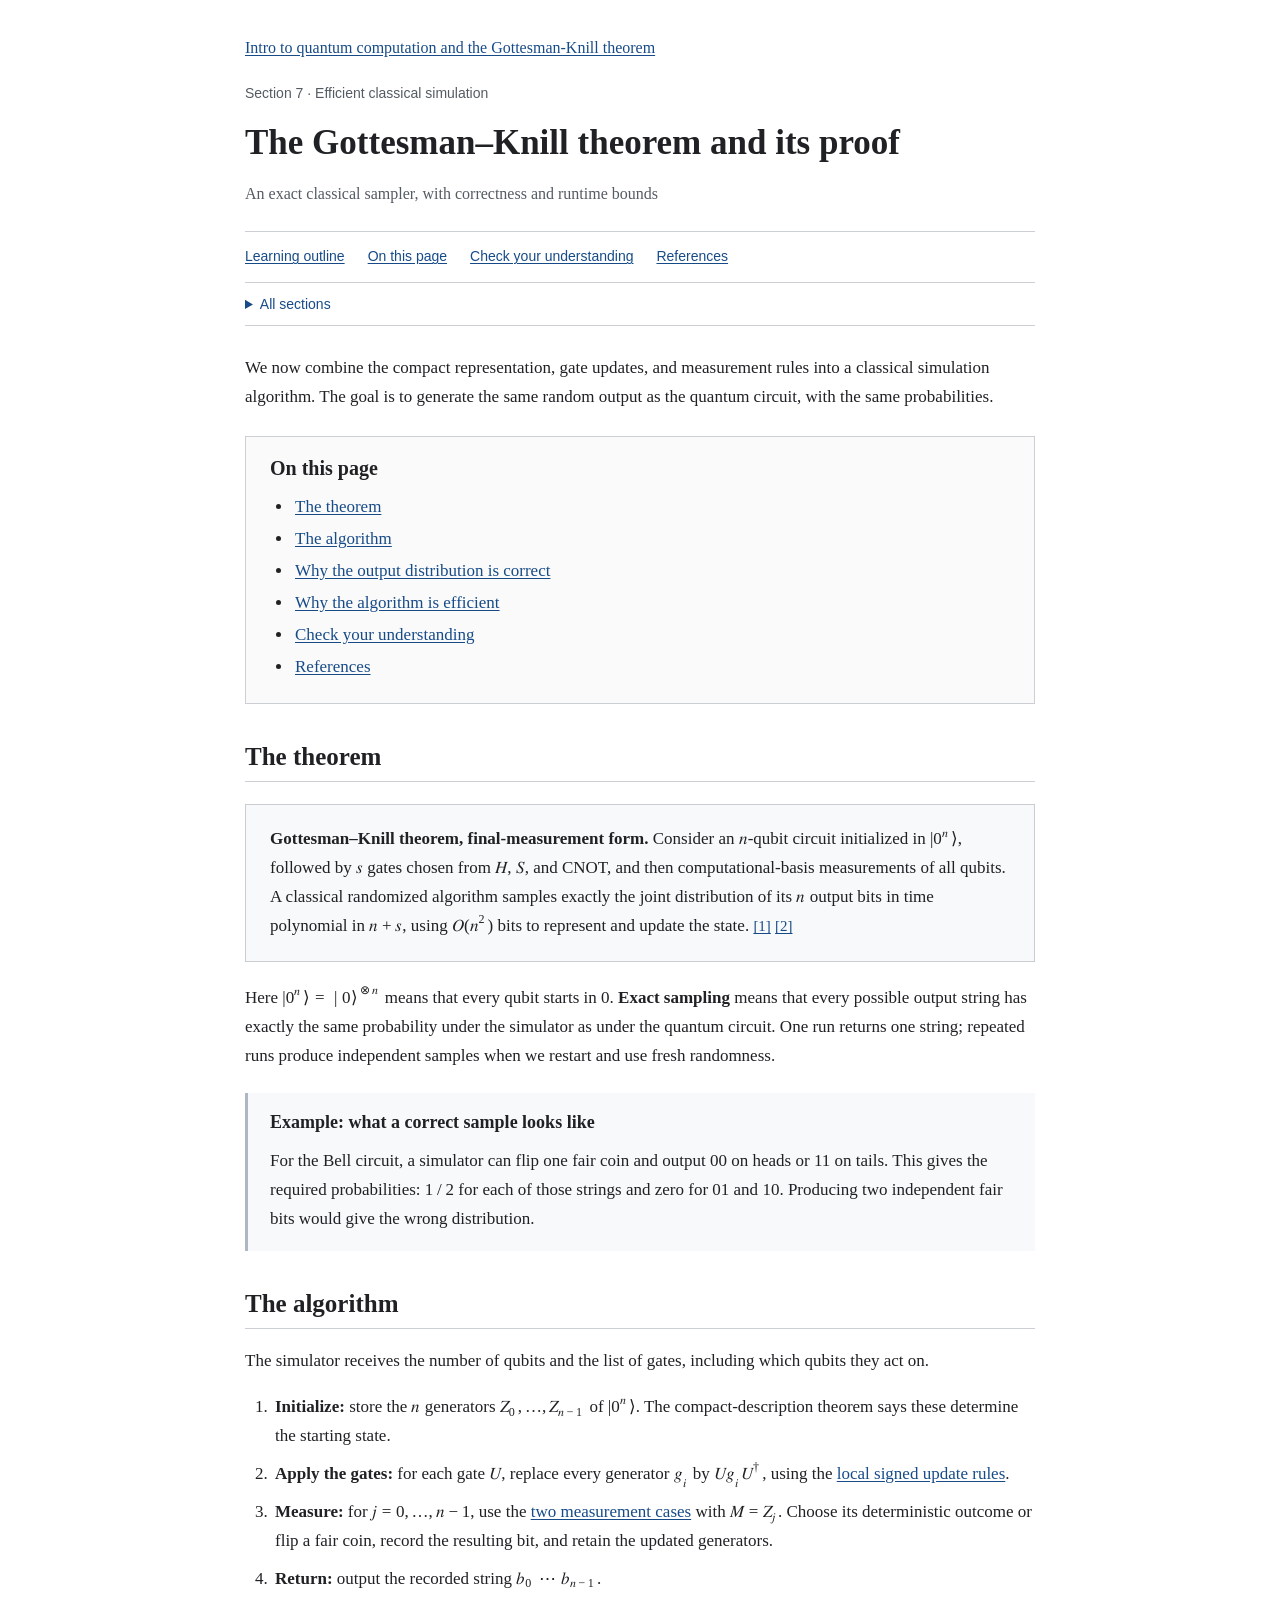
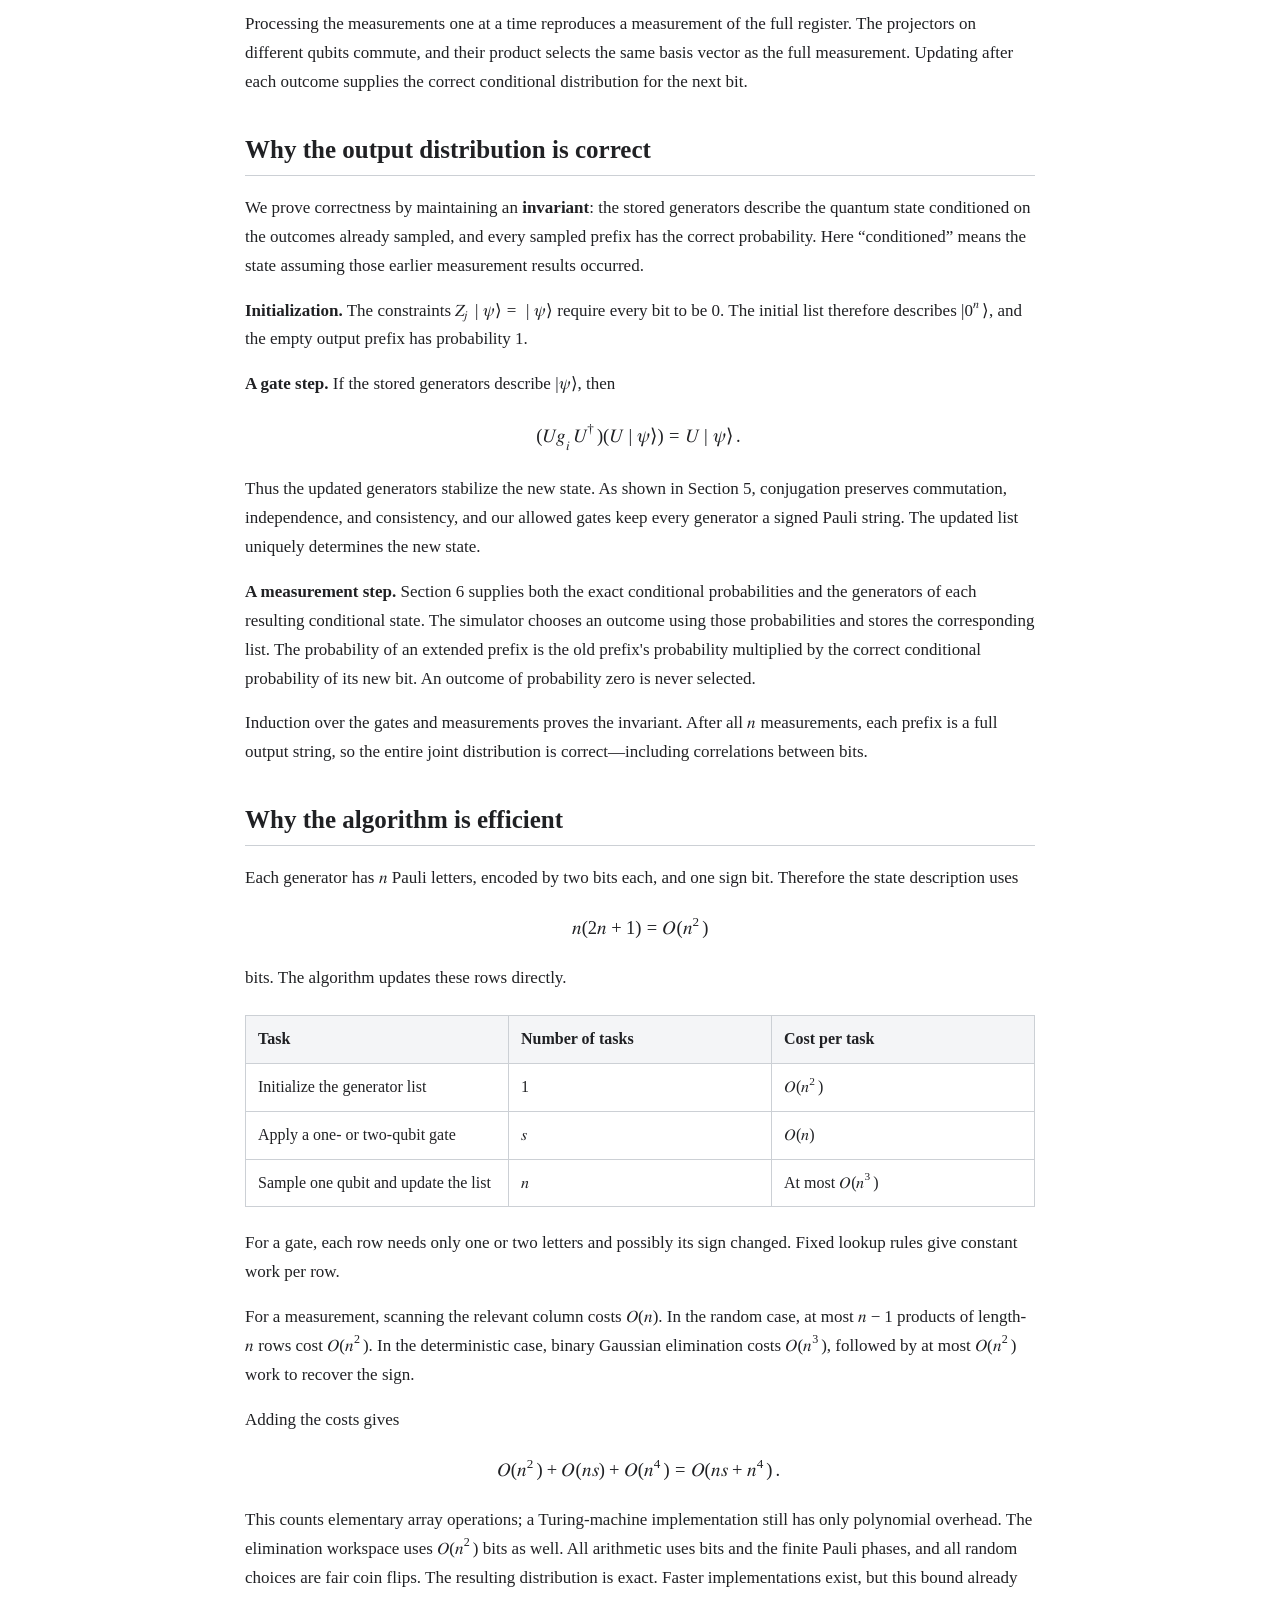
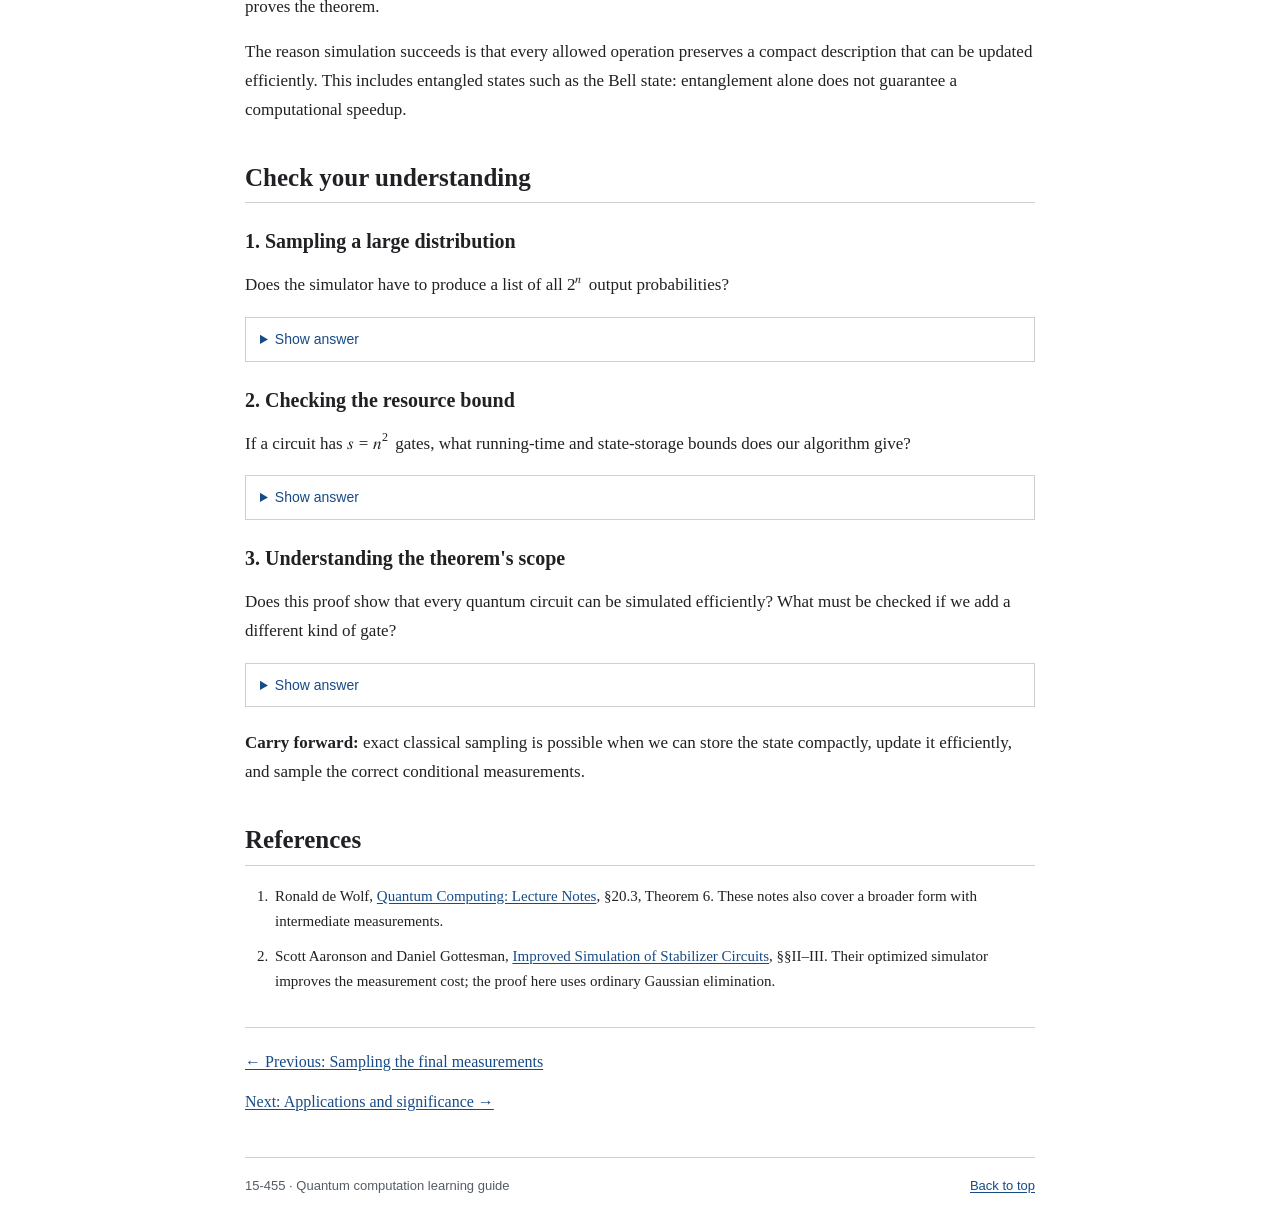
<file: gottesman-knill-theorem.html>
<!doctype html>
<html lang="en">
<head>
  <meta charset="utf-8">
  <meta name="viewport" content="width=device-width, initial-scale=1">
  <meta name="theme-color" content="#ffffff">
  <meta name="description" content="Assemble a complete proof that H, S, and CNOT circuits with final computational-basis measurements admit exact classical sampling in polynomial time.">
  <meta property="og:title" content="The Gottesman–Knill theorem and its proof">
  <meta property="og:description" content="Assemble a complete proof that H, S, and CNOT circuits with final computational-basis measurements admit exact classical sampling in polynomial time.">
  <meta property="og:type" content="article">
  <meta property="og:url" content="https://l6zw32.github.io/quantum-computation/gottesman-knill-theorem.html">
  <link rel="canonical" href="https://l6zw32.github.io/quantum-computation/gottesman-knill-theorem.html">
  <link rel="icon" href="./favicon.svg" type="image/svg+xml">
  <link rel="stylesheet" href="./styles.css">
  <link rel="stylesheet" href="./lesson.css">
  <title>The Gottesman–Knill theorem and its proof | Intro to quantum computation and the Gottesman-Knill theorem</title>
</head>
<body id="top">
  <a class="skip-link" href="#main">Skip to content</a>
  <div class="page lesson-page">
    <header class="site-header">
      <p class="guide-title"><a href="./">Intro to quantum computation and the Gottesman-Knill theorem</a></p>
      <p class="course-label">Section 7 · Efficient classical simulation</p>
      <h1>The Gottesman–Knill theorem and its proof</h1>
      <p class="page-subtitle">An exact classical sampler, with correctness and runtime bounds</p>
      <nav class="main-nav" aria-label="Guide navigation">
        <a href="./#outline">Learning outline</a>
        <a href="#contents">On this page</a>
        <a href="#practice">Check your understanding</a>
        <a href="#references">References</a>
      </nav>
      <details class="guide-sections">
        <summary>All sections</summary>
        <nav aria-label="All guide sections"><ol><li><a href="./from-bits-to-qubits.html">From classical bits to qubits</a></li>
<li><a href="./two-qubits-and-bell-state.html">Two qubits and the Bell-state example</a></li>
<li><a href="./pauli-operators-and-stabilizers.html">Pauli operators and stabilizer constraints</a></li>
<li><a href="./compact-stabilizer-description.html">Why the state has a compact description</a></li>
<li><a href="./clifford-gate-updates.html">Updating generators under Clifford gates</a></li>
<li><a href="./sampling-measurements.html">Sampling the final measurements</a></li>
<li><a href="./gottesman-knill-theorem.html" aria-current="page">The Gottesman–Knill theorem and its proof</a></li>
<li><a href="./applications-and-significance.html">Applications and significance</a></li></ol></nav>
      </details>
    </header>
    <main id="main">
      <div class="lesson-intro"><p>We now combine the compact representation, gate updates, and measurement rules into a classical simulation algorithm. The goal is to generate the same random output as the quantum circuit, with the same probabilities.</p></div>
      <nav class="lesson-contents" id="contents" aria-labelledby="contents-title">
        <h2 id="contents-title">On this page</h2>
        <div class="toc">
<ul>
<li><a href="#the-theorem">The theorem</a></li>
<li><a href="#the-algorithm">The algorithm</a></li>
<li><a href="#why-the-output-distribution-is-correct">Why the output distribution is correct</a></li>
<li><a href="#why-the-algorithm-is-efficient">Why the algorithm is efficient</a></li>
<li><a href="#practice">Check your understanding</a></li>
<li><a href="#references">References</a></li>
</ul>
</div>

      </nav>
      <article class="lesson-content" aria-label="Section 7: The Gottesman–Knill theorem and its proof">
        
<h2 id="the-theorem">The theorem</h2>
<aside class="theorem-statement">
<p><strong>Gottesman–Knill theorem, final-measurement form.</strong> Consider an <math xmlns="http://www.w3.org/1998/Math/MathML" display="inline"><semantics><mrow><mi>n</mi></mrow><annotation encoding="application/x-tex">n</annotation></semantics></math>-qubit circuit initialized in <math xmlns="http://www.w3.org/1998/Math/MathML" display="inline"><semantics><mrow><mo stretchy="false">&#x0007C;</mo><msup><mn>0</mn><mi>n</mi></msup><mi>&#x027E9;</mi></mrow><annotation encoding="application/x-tex">|0^n\rangle</annotation></semantics></math>, followed by <math xmlns="http://www.w3.org/1998/Math/MathML" display="inline"><semantics><mrow><mi>s</mi></mrow><annotation encoding="application/x-tex">s</annotation></semantics></math> gates chosen from <math xmlns="http://www.w3.org/1998/Math/MathML" display="inline"><semantics><mrow><mi>H</mi></mrow><annotation encoding="application/x-tex">H</annotation></semantics></math>, <math xmlns="http://www.w3.org/1998/Math/MathML" display="inline"><semantics><mrow><mi>S</mi></mrow><annotation encoding="application/x-tex">S</annotation></semantics></math>, and CNOT, and then computational-basis measurements of all qubits. A classical randomized algorithm samples exactly the joint distribution of its <math xmlns="http://www.w3.org/1998/Math/MathML" display="inline"><semantics><mrow><mi>n</mi></mrow><annotation encoding="application/x-tex">n</annotation></semantics></math> output bits in time polynomial in <math xmlns="http://www.w3.org/1998/Math/MathML" display="inline"><semantics><mrow><mi>n</mi><mo>&#x0002B;</mo><mi>s</mi></mrow><annotation encoding="application/x-tex">n+s</annotation></semantics></math>, using <math xmlns="http://www.w3.org/1998/Math/MathML" display="inline"><semantics><mrow><mi>O</mi><mo stretchy="false">&#x00028;</mo><msup><mi>n</mi><mn>2</mn></msup><mo stretchy="false">&#x00029;</mo></mrow><annotation encoding="application/x-tex">O(n^2)</annotation></semantics></math> bits to represent and update the state. <a class="reference-link" href="#ref-1" aria-label="Reference 1">[1]</a> <a class="reference-link" href="#ref-2" aria-label="Reference 2">[2]</a></p>
</aside>
<p>Here <math xmlns="http://www.w3.org/1998/Math/MathML" display="inline"><semantics><mrow><mo stretchy="false">&#x0007C;</mo><msup><mn>0</mn><mi>n</mi></msup><mi>&#x027E9;</mi><mo>&#x0003D;</mo><mo stretchy="false">&#x0007C;</mo><mn>0</mn><msup><mi>&#x027E9;</mi><mrow><mo>&#x02297;</mo><mi>n</mi></mrow></msup></mrow><annotation encoding="application/x-tex">|0^n\rangle=|0\rangle^{\otimes n}</annotation></semantics></math> means that every qubit starts in 0. <strong>Exact sampling</strong> means that every possible output string has exactly the same probability under the simulator as under the quantum circuit. One run returns one string; repeated runs produce independent samples when we restart and use fresh randomness.</p>
<aside class="worked-example">
<h3 id="example-what-a-correct-sample-looks-like">Example: what a correct sample looks like</h3>
<p>For the Bell circuit, a simulator can flip one fair coin and output <math xmlns="http://www.w3.org/1998/Math/MathML" display="inline"><semantics><mrow><mn>00</mn></mrow><annotation encoding="application/x-tex">00</annotation></semantics></math> on heads or <math xmlns="http://www.w3.org/1998/Math/MathML" display="inline"><semantics><mrow><mn>11</mn></mrow><annotation encoding="application/x-tex">11</annotation></semantics></math> on tails. This gives the required probabilities: <math xmlns="http://www.w3.org/1998/Math/MathML" display="inline"><semantics><mrow><mn>1</mn><mo>&#x0002F;</mo><mn>2</mn></mrow><annotation encoding="application/x-tex">1/2</annotation></semantics></math> for each of those strings and zero for <math xmlns="http://www.w3.org/1998/Math/MathML" display="inline"><semantics><mrow><mn>01</mn></mrow><annotation encoding="application/x-tex">01</annotation></semantics></math> and <math xmlns="http://www.w3.org/1998/Math/MathML" display="inline"><semantics><mrow><mn>10</mn></mrow><annotation encoding="application/x-tex">10</annotation></semantics></math>. Producing two independent fair bits would give the wrong distribution.</p>
</aside>
<h2 id="the-algorithm">The algorithm</h2>
<p>The simulator receives the number of qubits and the list of gates, including which qubits they act on.</p>
<ol>
<li><strong>Initialize:</strong> store the <math xmlns="http://www.w3.org/1998/Math/MathML" display="inline"><semantics><mrow><mi>n</mi></mrow><annotation encoding="application/x-tex">n</annotation></semantics></math> generators <math xmlns="http://www.w3.org/1998/Math/MathML" display="inline"><semantics><mrow><msub><mi>Z</mi><mn>0</mn></msub><mo>&#x0002C;</mo><mi>&#x02026;</mi><mo>&#x0002C;</mo><msub><mi>Z</mi><mrow><mi>n</mi><mo>&#x02212;</mo><mn>1</mn></mrow></msub></mrow><annotation encoding="application/x-tex">Z_0,\ldots,Z_{n-1}</annotation></semantics></math> of <math xmlns="http://www.w3.org/1998/Math/MathML" display="inline"><semantics><mrow><mo stretchy="false">&#x0007C;</mo><msup><mn>0</mn><mi>n</mi></msup><mi>&#x027E9;</mi></mrow><annotation encoding="application/x-tex">|0^n\rangle</annotation></semantics></math>. The compact-description theorem says these determine the starting state.</li>
<li><strong>Apply the gates:</strong> for each gate <math xmlns="http://www.w3.org/1998/Math/MathML" display="inline"><semantics><mrow><mi>U</mi></mrow><annotation encoding="application/x-tex">U</annotation></semantics></math>, replace every generator <math xmlns="http://www.w3.org/1998/Math/MathML" display="inline"><semantics><mrow><msub><mi>g</mi><mi>i</mi></msub></mrow><annotation encoding="application/x-tex">g_i</annotation></semantics></math> by <math xmlns="http://www.w3.org/1998/Math/MathML" display="inline"><semantics><mrow><mi>U</mi><msub><mi>g</mi><mi>i</mi></msub><msup><mi>U</mi><mi>&#x02020;</mi></msup></mrow><annotation encoding="application/x-tex">Ug_iU^\dagger</annotation></semantics></math>, using the <a href="./clifford-gate-updates.html">local signed update rules</a>.</li>
<li><strong>Measure:</strong> for <math xmlns="http://www.w3.org/1998/Math/MathML" display="inline"><semantics><mrow><mi>j</mi><mo>&#x0003D;</mo><mn>0</mn><mo>&#x0002C;</mo><mi>&#x02026;</mi><mo>&#x0002C;</mo><mi>n</mi><mo>&#x02212;</mo><mn>1</mn></mrow><annotation encoding="application/x-tex">j=0,\ldots,n-1</annotation></semantics></math>, use the <a href="./sampling-measurements.html">two measurement cases</a> with <math xmlns="http://www.w3.org/1998/Math/MathML" display="inline"><semantics><mrow><mi>M</mi><mo>&#x0003D;</mo><msub><mi>Z</mi><mi>j</mi></msub></mrow><annotation encoding="application/x-tex">M=Z_j</annotation></semantics></math>. Choose its deterministic outcome or flip a fair coin, record the resulting bit, and retain the updated generators.</li>
<li><strong>Return:</strong> output the recorded string <math xmlns="http://www.w3.org/1998/Math/MathML" display="inline"><semantics><mrow><msub><mi>b</mi><mn>0</mn></msub><mo>&#x022EF;</mo><msub><mi>b</mi><mrow><mi>n</mi><mo>&#x02212;</mo><mn>1</mn></mrow></msub></mrow><annotation encoding="application/x-tex">b_0\cdots b_{n-1}</annotation></semantics></math>.</li>
</ol>
<p>Processing the measurements one at a time reproduces a measurement of the full register. The projectors on different qubits commute, and their product selects the same basis vector as the full measurement. Updating after each outcome supplies the correct conditional distribution for the next bit.</p>
<h2 id="why-the-output-distribution-is-correct">Why the output distribution is correct</h2>
<p>We prove correctness by maintaining an <strong>invariant</strong>: the stored generators describe the quantum state conditioned on the outcomes already sampled, and every sampled prefix has the correct probability. Here “conditioned” means the state assuming those earlier measurement results occurred.</p>
<p><strong>Initialization.</strong> The constraints <math xmlns="http://www.w3.org/1998/Math/MathML" display="inline"><semantics><mrow><msub><mi>Z</mi><mi>j</mi></msub><mo stretchy="false">&#x0007C;</mo><mi>&#x003C8;</mi><mi>&#x027E9;</mi><mo>&#x0003D;</mo><mo stretchy="false">&#x0007C;</mo><mi>&#x003C8;</mi><mi>&#x027E9;</mi></mrow><annotation encoding="application/x-tex">Z_j|\psi\rangle=|\psi\rangle</annotation></semantics></math> require every bit to be 0. The initial list therefore describes <math xmlns="http://www.w3.org/1998/Math/MathML" display="inline"><semantics><mrow><mo stretchy="false">&#x0007C;</mo><msup><mn>0</mn><mi>n</mi></msup><mi>&#x027E9;</mi></mrow><annotation encoding="application/x-tex">|0^n\rangle</annotation></semantics></math>, and the empty output prefix has probability 1.</p>
<p><strong>A gate step.</strong> If the stored generators describe <math xmlns="http://www.w3.org/1998/Math/MathML" display="inline"><semantics><mrow><mo stretchy="false">&#x0007C;</mo><mi>&#x003C8;</mi><mi>&#x027E9;</mi></mrow><annotation encoding="application/x-tex">|\psi\rangle</annotation></semantics></math>, then</p>
<div class="equation"><math xmlns="http://www.w3.org/1998/Math/MathML" display="block"><semantics><mrow><mo stretchy="false">&#x00028;</mo><mi>U</mi><msub><mi>g</mi><mi>i</mi></msub><msup><mi>U</mi><mi>&#x02020;</mi></msup><mo stretchy="false">&#x00029;</mo><mo stretchy="false">&#x00028;</mo><mi>U</mi><mo stretchy="false">&#x0007C;</mo><mi>&#x003C8;</mi><mi>&#x027E9;</mi><mo stretchy="false">&#x00029;</mo><mo>&#x0003D;</mo><mi>U</mi><mo stretchy="false">&#x0007C;</mo><mi>&#x003C8;</mi><mi>&#x027E9;</mi><mo>&#x0002E;</mo></mrow><annotation encoding="application/x-tex">(Ug_iU^\dagger)(U|\psi\rangle)=U|\psi\rangle.</annotation></semantics></math></div>
<p>Thus the updated generators stabilize the new state. As shown in Section 5, conjugation preserves commutation, independence, and consistency, and our allowed gates keep every generator a signed Pauli string. The updated list uniquely determines the new state.</p>
<p><strong>A measurement step.</strong> Section 6 supplies both the exact conditional probabilities and the generators of each resulting conditional state. The simulator chooses an outcome using those probabilities and stores the corresponding list. The probability of an extended prefix is the old prefix's probability multiplied by the correct conditional probability of its new bit. An outcome of probability zero is never selected.</p>
<p>Induction over the gates and measurements proves the invariant. After all <math xmlns="http://www.w3.org/1998/Math/MathML" display="inline"><semantics><mrow><mi>n</mi></mrow><annotation encoding="application/x-tex">n</annotation></semantics></math> measurements, each prefix is a full output string, so the entire joint distribution is correct—including correlations between bits.</p>
<h2 id="why-the-algorithm-is-efficient">Why the algorithm is efficient</h2>
<p>Each generator has <math xmlns="http://www.w3.org/1998/Math/MathML" display="inline"><semantics><mrow><mi>n</mi></mrow><annotation encoding="application/x-tex">n</annotation></semantics></math> Pauli letters, encoded by two bits each, and one sign bit. Therefore the state description uses</p>
<div class="equation"><math xmlns="http://www.w3.org/1998/Math/MathML" display="block"><semantics><mrow><mi>n</mi><mo stretchy="false">&#x00028;</mo><mn>2</mn><mi>n</mi><mo>&#x0002B;</mo><mn>1</mn><mo stretchy="false">&#x00029;</mo><mo>&#x0003D;</mo><mi>O</mi><mo stretchy="false">&#x00028;</mo><msup><mi>n</mi><mn>2</mn></msup><mo stretchy="false">&#x00029;</mo></mrow><annotation encoding="application/x-tex">n(2n+1)=O(n^2)</annotation></semantics></math></div>
<p>bits. The algorithm updates these rows directly.</p>
<table class="comparison-table">
<thead>
<tr>
<th scope="col">Task</th>
<th scope="col">Number of tasks</th>
<th scope="col">Cost per task</th>
</tr>
</thead>
<tbody>
<tr>
<td>Initialize the generator list</td>
<td><math xmlns="http://www.w3.org/1998/Math/MathML" display="inline"><semantics><mrow><mn>1</mn></mrow><annotation encoding="application/x-tex">1</annotation></semantics></math></td>
<td><math xmlns="http://www.w3.org/1998/Math/MathML" display="inline"><semantics><mrow><mi>O</mi><mo stretchy="false">&#x00028;</mo><msup><mi>n</mi><mn>2</mn></msup><mo stretchy="false">&#x00029;</mo></mrow><annotation encoding="application/x-tex">O(n^2)</annotation></semantics></math></td>
</tr>
<tr>
<td>Apply a one- or two-qubit gate</td>
<td><math xmlns="http://www.w3.org/1998/Math/MathML" display="inline"><semantics><mrow><mi>s</mi></mrow><annotation encoding="application/x-tex">s</annotation></semantics></math></td>
<td><math xmlns="http://www.w3.org/1998/Math/MathML" display="inline"><semantics><mrow><mi>O</mi><mo stretchy="false">&#x00028;</mo><mi>n</mi><mo stretchy="false">&#x00029;</mo></mrow><annotation encoding="application/x-tex">O(n)</annotation></semantics></math></td>
</tr>
<tr>
<td>Sample one qubit and update the list</td>
<td><math xmlns="http://www.w3.org/1998/Math/MathML" display="inline"><semantics><mrow><mi>n</mi></mrow><annotation encoding="application/x-tex">n</annotation></semantics></math></td>
<td>At most <math xmlns="http://www.w3.org/1998/Math/MathML" display="inline"><semantics><mrow><mi>O</mi><mo stretchy="false">&#x00028;</mo><msup><mi>n</mi><mn>3</mn></msup><mo stretchy="false">&#x00029;</mo></mrow><annotation encoding="application/x-tex">O(n^3)</annotation></semantics></math></td>
</tr>
</tbody>
</table>
<p>For a gate, each row needs only one or two letters and possibly its sign changed. Fixed lookup rules give constant work per row.</p>
<p>For a measurement, scanning the relevant column costs <math xmlns="http://www.w3.org/1998/Math/MathML" display="inline"><semantics><mrow><mi>O</mi><mo stretchy="false">&#x00028;</mo><mi>n</mi><mo stretchy="false">&#x00029;</mo></mrow><annotation encoding="application/x-tex">O(n)</annotation></semantics></math>. In the random case, at most <math xmlns="http://www.w3.org/1998/Math/MathML" display="inline"><semantics><mrow><mi>n</mi><mo>&#x02212;</mo><mn>1</mn></mrow><annotation encoding="application/x-tex">n-1</annotation></semantics></math> products of length-<math xmlns="http://www.w3.org/1998/Math/MathML" display="inline"><semantics><mrow><mi>n</mi></mrow><annotation encoding="application/x-tex">n</annotation></semantics></math> rows cost <math xmlns="http://www.w3.org/1998/Math/MathML" display="inline"><semantics><mrow><mi>O</mi><mo stretchy="false">&#x00028;</mo><msup><mi>n</mi><mn>2</mn></msup><mo stretchy="false">&#x00029;</mo></mrow><annotation encoding="application/x-tex">O(n^2)</annotation></semantics></math>. In the deterministic case, binary Gaussian elimination costs <math xmlns="http://www.w3.org/1998/Math/MathML" display="inline"><semantics><mrow><mi>O</mi><mo stretchy="false">&#x00028;</mo><msup><mi>n</mi><mn>3</mn></msup><mo stretchy="false">&#x00029;</mo></mrow><annotation encoding="application/x-tex">O(n^3)</annotation></semantics></math>, followed by at most <math xmlns="http://www.w3.org/1998/Math/MathML" display="inline"><semantics><mrow><mi>O</mi><mo stretchy="false">&#x00028;</mo><msup><mi>n</mi><mn>2</mn></msup><mo stretchy="false">&#x00029;</mo></mrow><annotation encoding="application/x-tex">O(n^2)</annotation></semantics></math> work to recover the sign.</p>
<p>Adding the costs gives</p>
<div class="equation"><math xmlns="http://www.w3.org/1998/Math/MathML" display="block"><semantics><mrow><mi>O</mi><mo stretchy="false">&#x00028;</mo><msup><mi>n</mi><mn>2</mn></msup><mo stretchy="false">&#x00029;</mo><mo>&#x0002B;</mo><mi>O</mi><mo stretchy="false">&#x00028;</mo><mi>n</mi><mi>s</mi><mo stretchy="false">&#x00029;</mo><mo>&#x0002B;</mo><mi>O</mi><mo stretchy="false">&#x00028;</mo><msup><mi>n</mi><mn>4</mn></msup><mo stretchy="false">&#x00029;</mo><mo>&#x0003D;</mo><mi>O</mi><mo stretchy="false">&#x00028;</mo><mi>n</mi><mi>s</mi><mo>&#x0002B;</mo><msup><mi>n</mi><mn>4</mn></msup><mo stretchy="false">&#x00029;</mo><mo>&#x0002E;</mo></mrow><annotation encoding="application/x-tex">O(n^2)+O(ns)+O(n^4)=O(ns+n^4).</annotation></semantics></math></div>
<p>This counts elementary array operations; a Turing-machine implementation still has only polynomial overhead. The elimination workspace uses <math xmlns="http://www.w3.org/1998/Math/MathML" display="inline"><semantics><mrow><mi>O</mi><mo stretchy="false">&#x00028;</mo><msup><mi>n</mi><mn>2</mn></msup><mo stretchy="false">&#x00029;</mo></mrow><annotation encoding="application/x-tex">O(n^2)</annotation></semantics></math> bits as well. All arithmetic uses bits and the finite Pauli phases, and all random choices are fair coin flips. The resulting distribution is exact. Faster implementations exist, but this bound already proves the theorem.</p>
<p>The reason simulation succeeds is that every allowed operation preserves a compact description that can be updated efficiently. This includes entangled states such as the Bell state: entanglement alone does not guarantee a computational speedup.</p>
<h2 id="practice">Check your understanding</h2>
<h3 id="1-sampling-a-large-distribution">1. Sampling a large distribution</h3>
<p>Does the simulator have to produce a list of all <math xmlns="http://www.w3.org/1998/Math/MathML" display="inline"><semantics><mrow><msup><mn>2</mn><mi>n</mi></msup></mrow><annotation encoding="application/x-tex">2^n</annotation></semantics></math> output probabilities?</p>
<details>
<summary>Show answer</summary>
<p>No. It returns one <math xmlns="http://www.w3.org/1998/Math/MathML" display="inline"><semantics><mrow><mi>n</mi></mrow><annotation encoding="application/x-tex">n</annotation></semantics></math>-bit string with exactly the quantum circuit's distribution. Run the algorithm again from its initial generators, with fresh randomness, to obtain another independent sample. The exponentially many possible outputs do not force one run to list them.</p>
</details>
<h3 id="2-checking-the-resource-bound">2. Checking the resource bound</h3>
<p>If a circuit has <math xmlns="http://www.w3.org/1998/Math/MathML" display="inline"><semantics><mrow><mi>s</mi><mo>&#x0003D;</mo><msup><mi>n</mi><mn>2</mn></msup></mrow><annotation encoding="application/x-tex">s=n^2</annotation></semantics></math> gates, what running-time and state-storage bounds does our algorithm give?</p>
<details>
<summary>Show answer</summary>
<p>Substituting <math xmlns="http://www.w3.org/1998/Math/MathML" display="inline"><semantics><mrow><mi>s</mi><mo>&#x0003D;</mo><msup><mi>n</mi><mn>2</mn></msup></mrow><annotation encoding="application/x-tex">s=n^2</annotation></semantics></math> gives <math xmlns="http://www.w3.org/1998/Math/MathML" display="inline"><semantics><mrow><mi>O</mi><mo stretchy="false">&#x00028;</mo><msup><mi>n</mi><mn>3</mn></msup><mo>&#x0002B;</mo><msup><mi>n</mi><mn>4</mn></msup><mo stretchy="false">&#x00029;</mo><mo>&#x0003D;</mo><mi>O</mi><mo stretchy="false">&#x00028;</mo><msup><mi>n</mi><mn>4</mn></msup><mo stretchy="false">&#x00029;</mo></mrow><annotation encoding="application/x-tex">O(n^3+n^4)=O(n^4)</annotation></semantics></math> time in the array model and <math xmlns="http://www.w3.org/1998/Math/MathML" display="inline"><semantics><mrow><mi>O</mi><mo stretchy="false">&#x00028;</mo><msup><mi>n</mi><mn>2</mn></msup><mo stretchy="false">&#x00029;</mo></mrow><annotation encoding="application/x-tex">O(n^2)</annotation></semantics></math> bits for the state description. In this conservative bound, measurement is the larger cost.</p>
</details>
<h3 id="3-understanding-the-theorems-scope">3. Understanding the theorem's scope</h3>
<p>Does this proof show that every quantum circuit can be simulated efficiently? What must be checked if we add a different kind of gate?</p>
<details>
<summary>Show answer</summary>
<p>No. We proved that H, S, and CNOT preserve signed Pauli generators under conjugation and admit efficient local updates. A new gate needs that property, or another efficiently updatable representation, before the same proof can go through. Failure of our particular representation alone would not prove that a circuit is hard to simulate.</p>
</details>
<p id="takeaways"><strong>Carry forward:</strong> exact classical sampling is possible when we can store the state compactly, update it efficiently, and sample the correct conditional measurements.</p>
<h2 id="references">References</h2>
<ol>
<li id="ref-1">Ronald de Wolf, <a href="https://homepages.cwi.nl/~rdewolf/qcnotes.pdf">Quantum Computing: Lecture Notes</a>, §20.3, Theorem 6. These notes also cover a broader form with intermediate measurements.</li>
<li id="ref-2">Scott Aaronson and Daniel Gottesman, <a href="https://arxiv.org/pdf/quant-ph/0406196">Improved Simulation of Stabilizer Circuits</a>, §§II–III. Their optimized simulator improves the measurement cost; the proof here uses ordinary Gaussian elimination.</li>
</ol>
      </article>
      <nav class="chapter-nav" aria-label="Previous and next sections">
        <a href="./sampling-measurements.html">← Previous: Sampling the final measurements</a>
        <a href="./applications-and-significance.html">Next: Applications and significance →</a>
      </nav>
    </main>
    <footer class="site-footer">
      <span>15-455 · Quantum computation learning guide</span>
      <a href="#top">Back to top</a>
    </footer>
  </div>
</body>
</html>
</file>
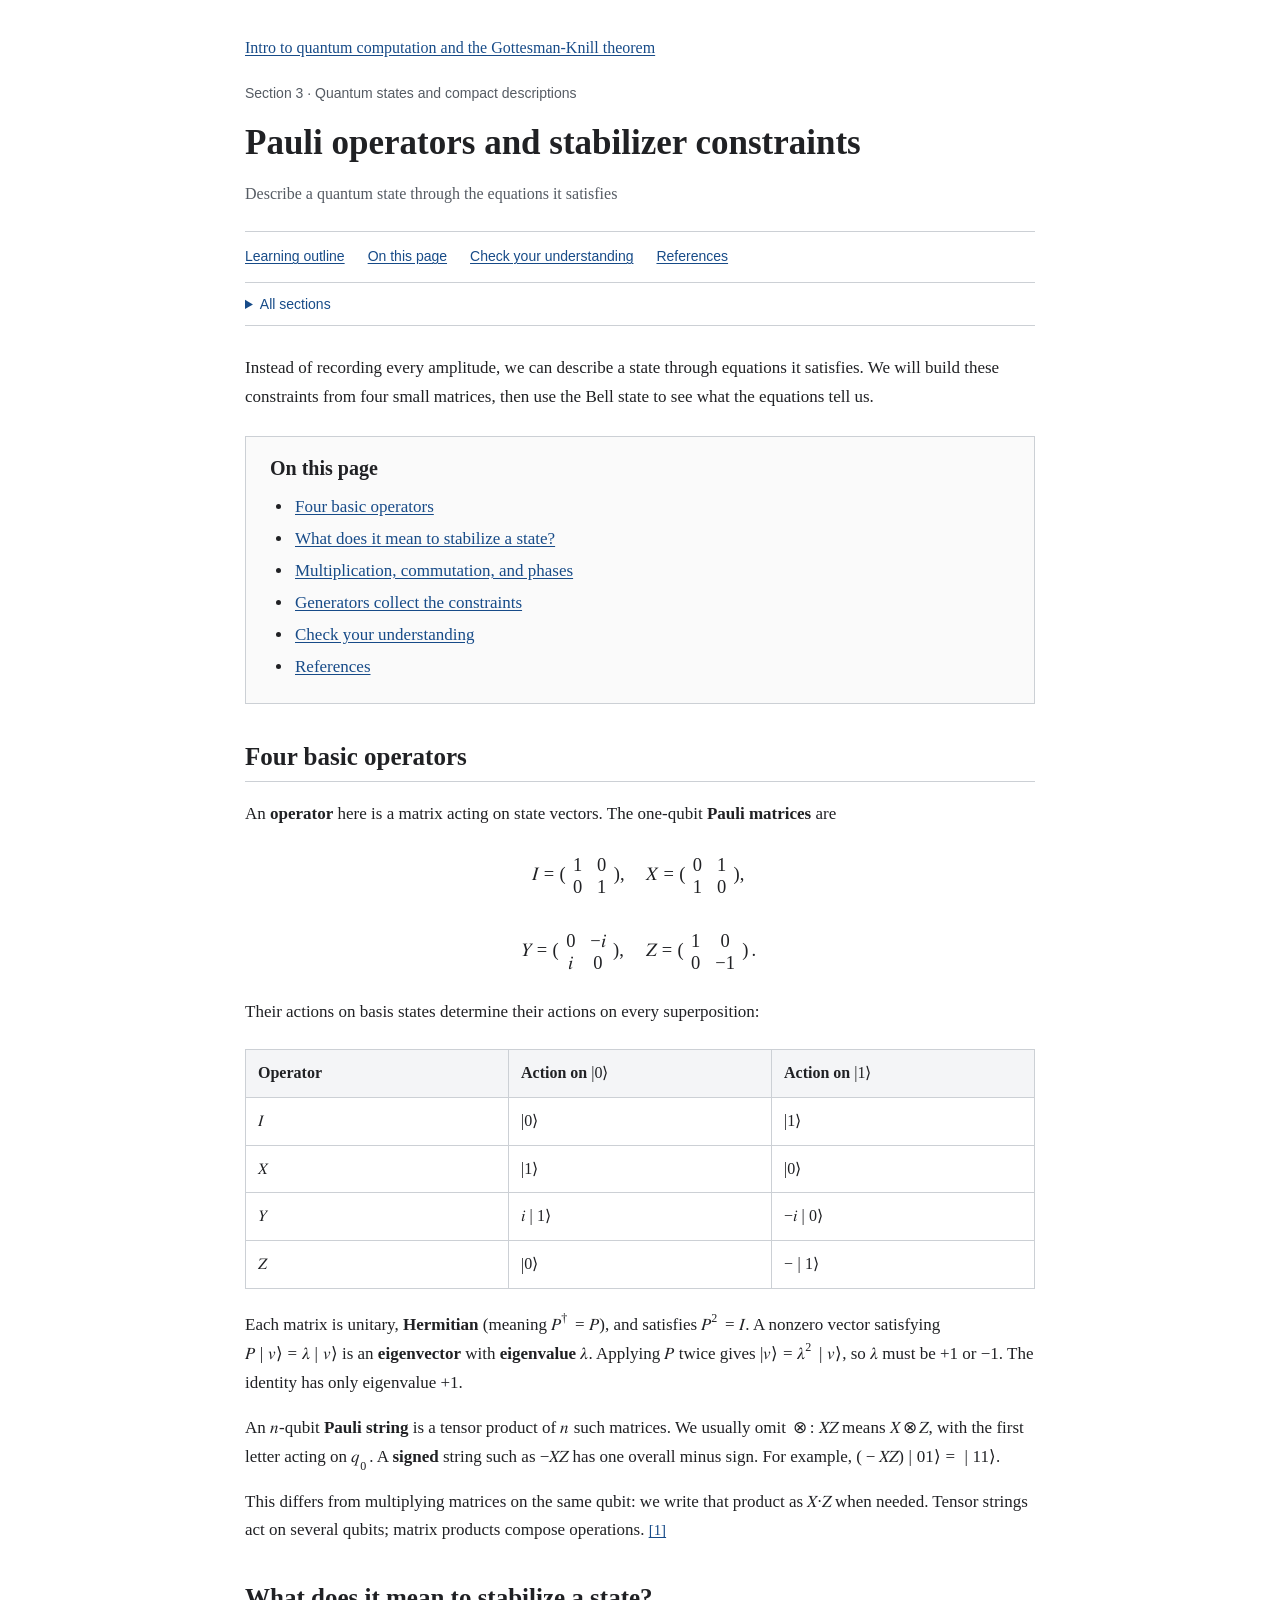
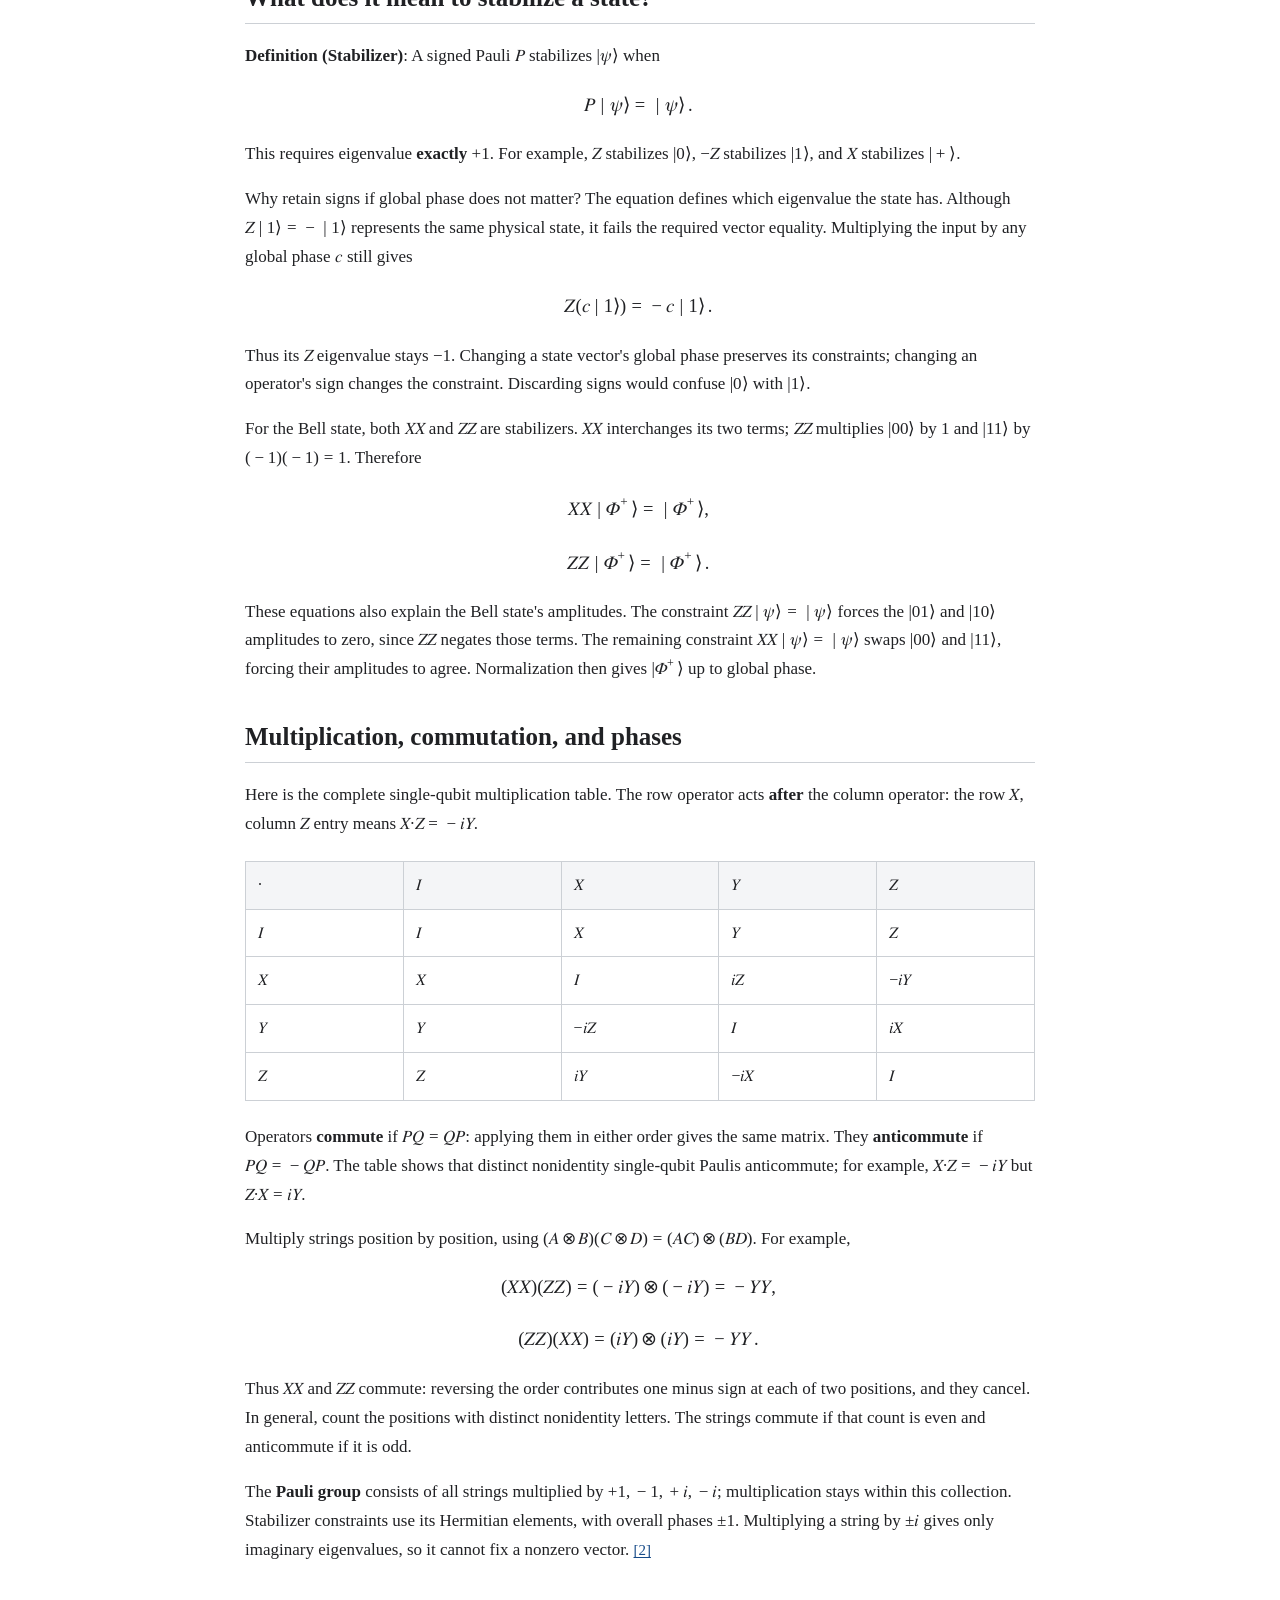
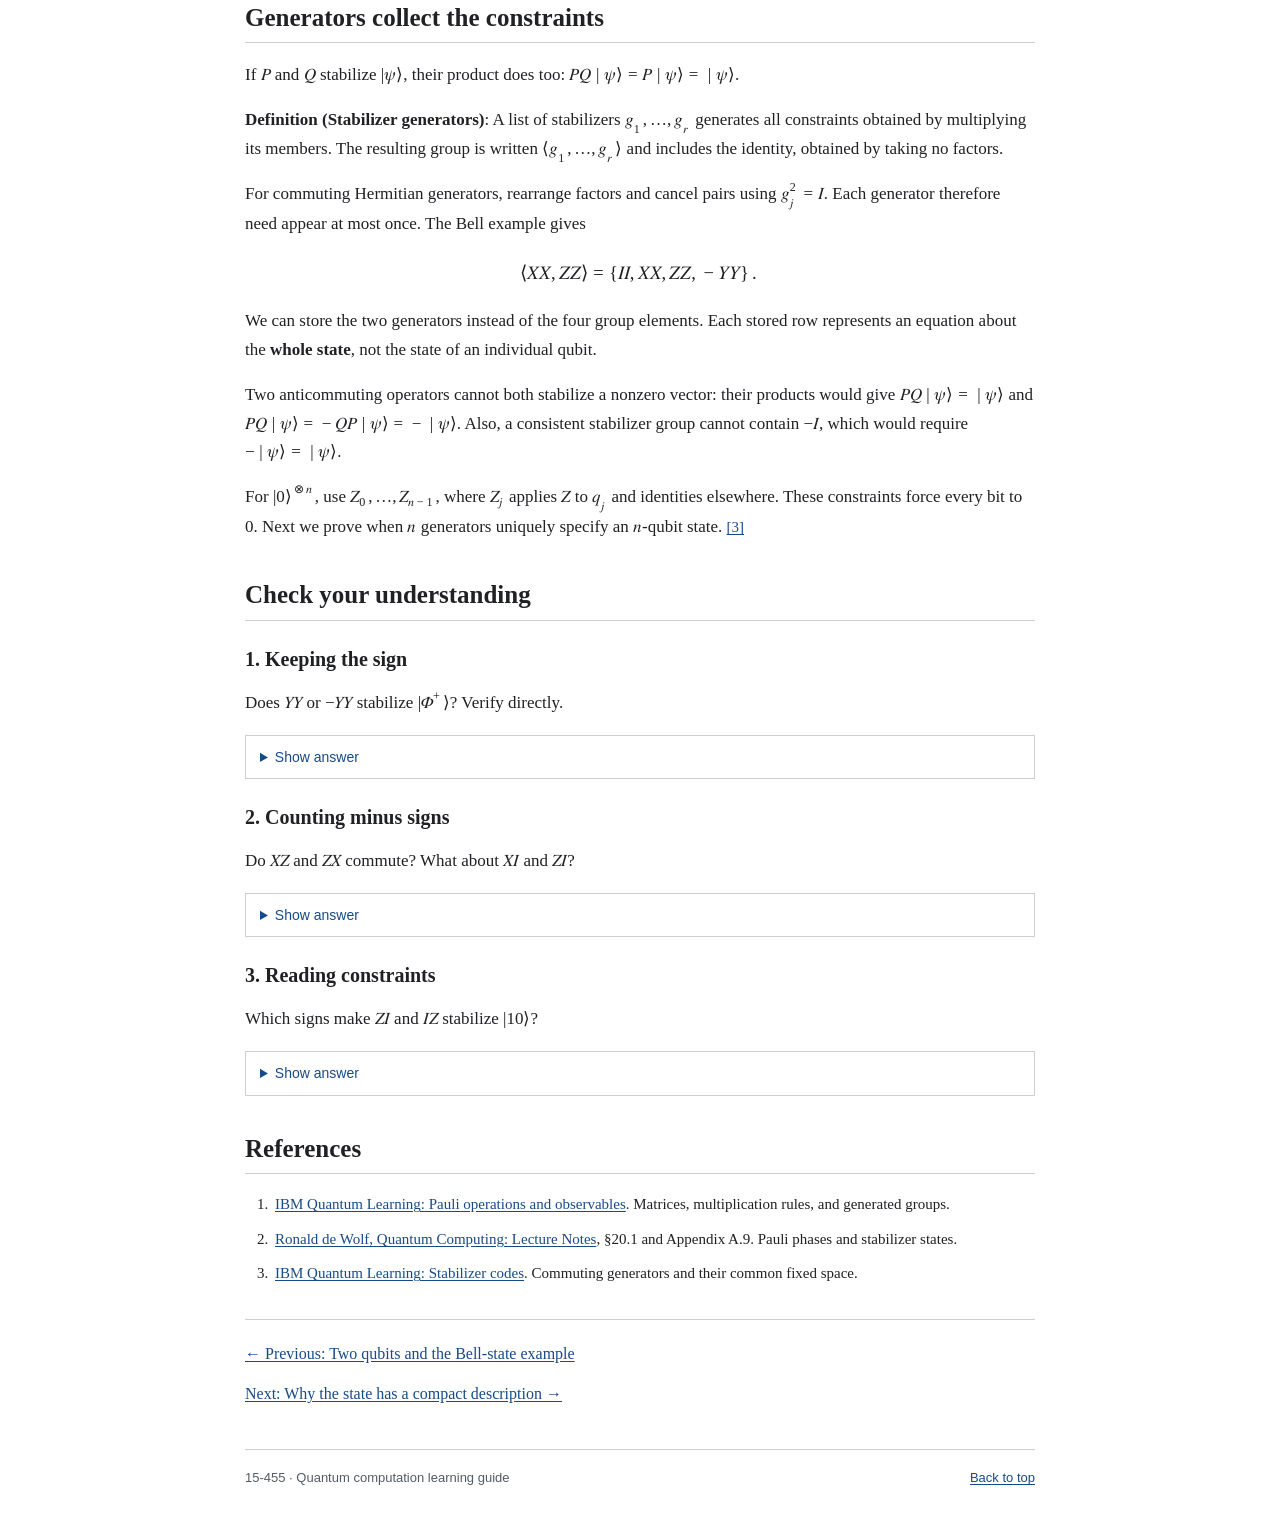
<file: pauli-operators-and-stabilizers.html>
<!doctype html>
<html lang="en">
<head>
  <meta charset="utf-8">
  <meta name="viewport" content="width=device-width, initial-scale=1">
  <meta name="theme-color" content="#ffffff">
  <meta name="description" content="Learn Pauli matrices, signed Pauli strings, commutation, and stabilizer generators through the Bell-state example.">
  <meta property="og:title" content="Pauli operators and stabilizer constraints">
  <meta property="og:description" content="Learn Pauli matrices, signed Pauli strings, commutation, and stabilizer generators through the Bell-state example.">
  <meta property="og:type" content="article">
  <meta property="og:url" content="https://l6zw32.github.io/quantum-computation/pauli-operators-and-stabilizers.html">
  <link rel="canonical" href="https://l6zw32.github.io/quantum-computation/pauli-operators-and-stabilizers.html">
  <link rel="icon" href="./favicon.svg" type="image/svg+xml">
  <link rel="stylesheet" href="./styles.css">
  <link rel="stylesheet" href="./lesson.css">
  <title>Pauli operators and stabilizer constraints | Intro to quantum computation and the Gottesman-Knill theorem</title>
</head>
<body id="top">
  <a class="skip-link" href="#main">Skip to content</a>
  <div class="page lesson-page">
    <header class="site-header">
      <p class="guide-title"><a href="./">Intro to quantum computation and the Gottesman-Knill theorem</a></p>
      <p class="course-label">Section 3 · Quantum states and compact descriptions</p>
      <h1>Pauli operators and stabilizer constraints</h1>
      <p class="page-subtitle">Describe a quantum state through the equations it satisfies</p>
      <nav class="main-nav" aria-label="Guide navigation">
        <a href="./#outline">Learning outline</a>
        <a href="#contents">On this page</a>
        <a href="#practice">Check your understanding</a>
        <a href="#references">References</a>
      </nav>
      <details class="guide-sections">
        <summary>All sections</summary>
        <nav aria-label="All guide sections"><ol><li><a href="./from-bits-to-qubits.html">From classical bits to qubits</a></li>
<li><a href="./two-qubits-and-bell-state.html">Two qubits and the Bell-state example</a></li>
<li><a href="./pauli-operators-and-stabilizers.html" aria-current="page">Pauli operators and stabilizer constraints</a></li>
<li><a href="./compact-stabilizer-description.html">Why the state has a compact description</a></li>
<li><a href="./clifford-gate-updates.html">Updating generators under Clifford gates</a></li>
<li><a href="./sampling-measurements.html">Sampling the final measurements</a></li>
<li><a href="./gottesman-knill-theorem.html">The Gottesman–Knill theorem and its proof</a></li>
<li><a href="./applications-and-significance.html">Applications and significance</a></li></ol></nav>
      </details>
    </header>
    <main id="main">
      <div class="lesson-intro"><p>Instead of recording every amplitude, we can describe a state through equations it satisfies. We will build these constraints from four small matrices, then use the Bell state to see what the equations tell us.</p></div>
      <nav class="lesson-contents" id="contents" aria-labelledby="contents-title">
        <h2 id="contents-title">On this page</h2>
        <div class="toc">
<ul>
<li><a href="#four-basic-operators">Four basic operators</a></li>
<li><a href="#what-does-it-mean-to-stabilize-a-state">What does it mean to stabilize a state?</a></li>
<li><a href="#multiplication-commutation-and-phases">Multiplication, commutation, and phases</a></li>
<li><a href="#generators-collect-the-constraints">Generators collect the constraints</a></li>
<li><a href="#practice">Check your understanding</a></li>
<li><a href="#references">References</a></li>
</ul>
</div>

      </nav>
      <article class="lesson-content" aria-label="Section 3: Pauli operators and stabilizer constraints">
        
<h2 id="four-basic-operators">Four basic operators</h2>
<p>An <strong>operator</strong> here is a matrix acting on state vectors. The one-qubit <strong>Pauli matrices</strong> are</p>
<div class="equation"><math xmlns="http://www.w3.org/1998/Math/MathML" display="block"><semantics><mrow><mi>I</mi><mo>&#x0003D;</mo><mo>&#x00028;</mo><mtable><mtr><mtd><mn>1</mn></mtd><mtd><mn>0</mn></mtd></mtr><mtr><mtd><mn>0</mn></mtd><mtd><mn>1</mn></mtd></mtr></mtable><mo>&#x00029;</mo><mo>&#x0002C;</mo><mspace width="1em" /><mi>X</mi><mo>&#x0003D;</mo><mo>&#x00028;</mo><mtable><mtr><mtd><mn>0</mn></mtd><mtd><mn>1</mn></mtd></mtr><mtr><mtd><mn>1</mn></mtd><mtd><mn>0</mn></mtd></mtr></mtable><mo>&#x00029;</mo><mo>&#x0002C;</mo></mrow><annotation encoding="application/x-tex">I=\begin{pmatrix}1&amp;0\\0&amp;1\end{pmatrix},\quad
X=\begin{pmatrix}0&amp;1\\1&amp;0\end{pmatrix},</annotation></semantics></math></div>
<div class="equation"><math xmlns="http://www.w3.org/1998/Math/MathML" display="block"><semantics><mrow><mi>Y</mi><mo>&#x0003D;</mo><mo>&#x00028;</mo><mtable><mtr><mtd><mn>0</mn></mtd><mtd><mo>&#x02212;</mo><mi>i</mi></mtd></mtr><mtr><mtd><mi>i</mi></mtd><mtd><mn>0</mn></mtd></mtr></mtable><mo>&#x00029;</mo><mo>&#x0002C;</mo><mspace width="1em" /><mi>Z</mi><mo>&#x0003D;</mo><mo>&#x00028;</mo><mtable><mtr><mtd><mn>1</mn></mtd><mtd><mn>0</mn></mtd></mtr><mtr><mtd><mn>0</mn></mtd><mtd><mo>&#x02212;</mo><mn>1</mn></mtd></mtr></mtable><mo>&#x00029;</mo><mo>&#x0002E;</mo></mrow><annotation encoding="application/x-tex">Y=\begin{pmatrix}0&amp;-i\\i&amp;0\end{pmatrix},\quad
Z=\begin{pmatrix}1&amp;0\\0&amp;-1\end{pmatrix}.</annotation></semantics></math></div>
<p>Their actions on basis states determine their actions on every superposition:</p>
<table class="comparison-table">
<thead>
<tr>
<th scope="col">Operator</th>
<th scope="col">Action on <math xmlns="http://www.w3.org/1998/Math/MathML" display="inline"><semantics><mrow><mo>&#x0007C;</mo><mn>0</mn><mi>&#x027E9;</mi></mrow><annotation encoding="application/x-tex">\lvert0\rangle</annotation></semantics></math></th>
<th scope="col">Action on <math xmlns="http://www.w3.org/1998/Math/MathML" display="inline"><semantics><mrow><mo>&#x0007C;</mo><mn>1</mn><mi>&#x027E9;</mi></mrow><annotation encoding="application/x-tex">\lvert1\rangle</annotation></semantics></math></th>
</tr>
</thead>
<tbody>
<tr>
<td><math xmlns="http://www.w3.org/1998/Math/MathML" display="inline"><semantics><mrow><mi>I</mi></mrow><annotation encoding="application/x-tex">I</annotation></semantics></math></td>
<td><math xmlns="http://www.w3.org/1998/Math/MathML" display="inline"><semantics><mrow><mo>&#x0007C;</mo><mn>0</mn><mi>&#x027E9;</mi></mrow><annotation encoding="application/x-tex">\lvert0\rangle</annotation></semantics></math></td>
<td><math xmlns="http://www.w3.org/1998/Math/MathML" display="inline"><semantics><mrow><mo>&#x0007C;</mo><mn>1</mn><mi>&#x027E9;</mi></mrow><annotation encoding="application/x-tex">\lvert1\rangle</annotation></semantics></math></td>
</tr>
<tr>
<td><math xmlns="http://www.w3.org/1998/Math/MathML" display="inline"><semantics><mrow><mi>X</mi></mrow><annotation encoding="application/x-tex">X</annotation></semantics></math></td>
<td><math xmlns="http://www.w3.org/1998/Math/MathML" display="inline"><semantics><mrow><mo>&#x0007C;</mo><mn>1</mn><mi>&#x027E9;</mi></mrow><annotation encoding="application/x-tex">\lvert1\rangle</annotation></semantics></math></td>
<td><math xmlns="http://www.w3.org/1998/Math/MathML" display="inline"><semantics><mrow><mo>&#x0007C;</mo><mn>0</mn><mi>&#x027E9;</mi></mrow><annotation encoding="application/x-tex">\lvert0\rangle</annotation></semantics></math></td>
</tr>
<tr>
<td><math xmlns="http://www.w3.org/1998/Math/MathML" display="inline"><semantics><mrow><mi>Y</mi></mrow><annotation encoding="application/x-tex">Y</annotation></semantics></math></td>
<td><math xmlns="http://www.w3.org/1998/Math/MathML" display="inline"><semantics><mrow><mi>i</mi><mo>&#x0007C;</mo><mn>1</mn><mi>&#x027E9;</mi></mrow><annotation encoding="application/x-tex">i\lvert1\rangle</annotation></semantics></math></td>
<td><math xmlns="http://www.w3.org/1998/Math/MathML" display="inline"><semantics><mrow><mo>&#x02212;</mo><mi>i</mi><mo>&#x0007C;</mo><mn>0</mn><mi>&#x027E9;</mi></mrow><annotation encoding="application/x-tex">-i\lvert0\rangle</annotation></semantics></math></td>
</tr>
<tr>
<td><math xmlns="http://www.w3.org/1998/Math/MathML" display="inline"><semantics><mrow><mi>Z</mi></mrow><annotation encoding="application/x-tex">Z</annotation></semantics></math></td>
<td><math xmlns="http://www.w3.org/1998/Math/MathML" display="inline"><semantics><mrow><mo>&#x0007C;</mo><mn>0</mn><mi>&#x027E9;</mi></mrow><annotation encoding="application/x-tex">\lvert0\rangle</annotation></semantics></math></td>
<td><math xmlns="http://www.w3.org/1998/Math/MathML" display="inline"><semantics><mrow><mo>&#x02212;</mo><mo>&#x0007C;</mo><mn>1</mn><mi>&#x027E9;</mi></mrow><annotation encoding="application/x-tex">-\lvert1\rangle</annotation></semantics></math></td>
</tr>
</tbody>
</table>
<p>Each matrix is unitary, <strong>Hermitian</strong> (meaning <math xmlns="http://www.w3.org/1998/Math/MathML" display="inline"><semantics><mrow><msup><mi>P</mi><mi>&#x02020;</mi></msup><mo>&#x0003D;</mo><mi>P</mi></mrow><annotation encoding="application/x-tex">P^\dagger=P</annotation></semantics></math>), and satisfies <math xmlns="http://www.w3.org/1998/Math/MathML" display="inline"><semantics><mrow><msup><mi>P</mi><mn>2</mn></msup><mo>&#x0003D;</mo><mi>I</mi></mrow><annotation encoding="application/x-tex">P^2=I</annotation></semantics></math>. A nonzero vector satisfying <math xmlns="http://www.w3.org/1998/Math/MathML" display="inline"><semantics><mrow><mi>P</mi><mo stretchy="false">&#x0007C;</mo><mi>v</mi><mi>&#x027E9;</mi><mo>&#x0003D;</mo><mi>&#x003BB;</mi><mo stretchy="false">&#x0007C;</mo><mi>v</mi><mi>&#x027E9;</mi></mrow><annotation encoding="application/x-tex">P|v\rangle=\lambda|v\rangle</annotation></semantics></math> is an <strong>eigenvector</strong> with <strong>eigenvalue</strong> <math xmlns="http://www.w3.org/1998/Math/MathML" display="inline"><semantics><mrow><mi>&#x003BB;</mi></mrow><annotation encoding="application/x-tex">\lambda</annotation></semantics></math>. Applying <math xmlns="http://www.w3.org/1998/Math/MathML" display="inline"><semantics><mrow><mi>P</mi></mrow><annotation encoding="application/x-tex">P</annotation></semantics></math> twice gives <math xmlns="http://www.w3.org/1998/Math/MathML" display="inline"><semantics><mrow><mo stretchy="false">&#x0007C;</mo><mi>v</mi><mi>&#x027E9;</mi><mo>&#x0003D;</mo><msup><mi>&#x003BB;</mi><mn>2</mn></msup><mo stretchy="false">&#x0007C;</mo><mi>v</mi><mi>&#x027E9;</mi></mrow><annotation encoding="application/x-tex">|v\rangle=\lambda^2|v\rangle</annotation></semantics></math>, so <math xmlns="http://www.w3.org/1998/Math/MathML" display="inline"><semantics><mrow><mi>&#x003BB;</mi></mrow><annotation encoding="application/x-tex">\lambda</annotation></semantics></math> must be <math xmlns="http://www.w3.org/1998/Math/MathML" display="inline"><semantics><mrow><mo>&#x0002B;</mo><mn>1</mn></mrow><annotation encoding="application/x-tex">+1</annotation></semantics></math> or <math xmlns="http://www.w3.org/1998/Math/MathML" display="inline"><semantics><mrow><mo>&#x02212;</mo><mn>1</mn></mrow><annotation encoding="application/x-tex">-1</annotation></semantics></math>. The identity has only eigenvalue <math xmlns="http://www.w3.org/1998/Math/MathML" display="inline"><semantics><mrow><mo>&#x0002B;</mo><mn>1</mn></mrow><annotation encoding="application/x-tex">+1</annotation></semantics></math>.</p>
<p>An <math xmlns="http://www.w3.org/1998/Math/MathML" display="inline"><semantics><mrow><mi>n</mi></mrow><annotation encoding="application/x-tex">n</annotation></semantics></math>-qubit <strong>Pauli string</strong> is a tensor product of <math xmlns="http://www.w3.org/1998/Math/MathML" display="inline"><semantics><mrow><mi>n</mi></mrow><annotation encoding="application/x-tex">n</annotation></semantics></math> such matrices. We usually omit <math xmlns="http://www.w3.org/1998/Math/MathML" display="inline"><semantics><mrow><mo>&#x02297;</mo></mrow><annotation encoding="application/x-tex">\otimes</annotation></semantics></math>: <math xmlns="http://www.w3.org/1998/Math/MathML" display="inline"><semantics><mrow><mi>X</mi><mi>Z</mi></mrow><annotation encoding="application/x-tex">XZ</annotation></semantics></math> means <math xmlns="http://www.w3.org/1998/Math/MathML" display="inline"><semantics><mrow><mi>X</mi><mo>&#x02297;</mo><mi>Z</mi></mrow><annotation encoding="application/x-tex">X\otimes Z</annotation></semantics></math>, with the first letter acting on <math xmlns="http://www.w3.org/1998/Math/MathML" display="inline"><semantics><mrow><msub><mi>q</mi><mn>0</mn></msub></mrow><annotation encoding="application/x-tex">q_0</annotation></semantics></math>. A <strong>signed</strong> string such as <math xmlns="http://www.w3.org/1998/Math/MathML" display="inline"><semantics><mrow><mo>&#x02212;</mo><mi>X</mi><mi>Z</mi></mrow><annotation encoding="application/x-tex">-XZ</annotation></semantics></math> has one overall minus sign. For example, <math xmlns="http://www.w3.org/1998/Math/MathML" display="inline"><semantics><mrow><mo stretchy="false">&#x00028;</mo><mo>&#x02212;</mo><mi>X</mi><mi>Z</mi><mo stretchy="false">&#x00029;</mo><mo stretchy="false">&#x0007C;</mo><mn>01</mn><mi>&#x027E9;</mi><mo>&#x0003D;</mo><mo stretchy="false">&#x0007C;</mo><mn>11</mn><mi>&#x027E9;</mi></mrow><annotation encoding="application/x-tex">(-XZ)|01\rangle=|11\rangle</annotation></semantics></math>.</p>
<p>This differs from multiplying matrices on the same qubit: we write that product as <math xmlns="http://www.w3.org/1998/Math/MathML" display="inline"><semantics><mrow><mi>X</mi><mi>&#x000B7;</mi><mi>Z</mi></mrow><annotation encoding="application/x-tex">X\cdot Z</annotation></semantics></math> when needed. Tensor strings act on several qubits; matrix products compose operations. <a class="reference-link" href="#ref-1" aria-label="Reference 1">[1]</a></p>
<h2 id="what-does-it-mean-to-stabilize-a-state">What does it mean to stabilize a state?</h2>
<p><strong>Definition (Stabilizer)</strong>: A signed Pauli <math xmlns="http://www.w3.org/1998/Math/MathML" display="inline"><semantics><mrow><mi>P</mi></mrow><annotation encoding="application/x-tex">P</annotation></semantics></math> stabilizes <math xmlns="http://www.w3.org/1998/Math/MathML" display="inline"><semantics><mrow><mo stretchy="false">&#x0007C;</mo><mi>&#x003C8;</mi><mi>&#x027E9;</mi></mrow><annotation encoding="application/x-tex">|\psi\rangle</annotation></semantics></math> when</p>
<div class="equation"><math xmlns="http://www.w3.org/1998/Math/MathML" display="block"><semantics><mrow><mi>P</mi><mo stretchy="false">&#x0007C;</mo><mi>&#x003C8;</mi><mi>&#x027E9;</mi><mo>&#x0003D;</mo><mo stretchy="false">&#x0007C;</mo><mi>&#x003C8;</mi><mi>&#x027E9;</mi><mo>&#x0002E;</mo></mrow><annotation encoding="application/x-tex">P|\psi\rangle=|\psi\rangle.</annotation></semantics></math></div>
<p>This requires eigenvalue <strong>exactly <math xmlns="http://www.w3.org/1998/Math/MathML" display="inline"><semantics><mrow><mo>&#x0002B;</mo><mn>1</mn></mrow><annotation encoding="application/x-tex">+1</annotation></semantics></math></strong>. For example, <math xmlns="http://www.w3.org/1998/Math/MathML" display="inline"><semantics><mrow><mi>Z</mi></mrow><annotation encoding="application/x-tex">Z</annotation></semantics></math> stabilizes <math xmlns="http://www.w3.org/1998/Math/MathML" display="inline"><semantics><mrow><mo stretchy="false">&#x0007C;</mo><mn>0</mn><mi>&#x027E9;</mi></mrow><annotation encoding="application/x-tex">|0\rangle</annotation></semantics></math>, <math xmlns="http://www.w3.org/1998/Math/MathML" display="inline"><semantics><mrow><mo>&#x02212;</mo><mi>Z</mi></mrow><annotation encoding="application/x-tex">-Z</annotation></semantics></math> stabilizes <math xmlns="http://www.w3.org/1998/Math/MathML" display="inline"><semantics><mrow><mo stretchy="false">&#x0007C;</mo><mn>1</mn><mi>&#x027E9;</mi></mrow><annotation encoding="application/x-tex">|1\rangle</annotation></semantics></math>, and <math xmlns="http://www.w3.org/1998/Math/MathML" display="inline"><semantics><mrow><mi>X</mi></mrow><annotation encoding="application/x-tex">X</annotation></semantics></math> stabilizes <math xmlns="http://www.w3.org/1998/Math/MathML" display="inline"><semantics><mrow><mo stretchy="false">&#x0007C;</mo><mo>&#x0002B;</mo><mi>&#x027E9;</mi></mrow><annotation encoding="application/x-tex">|+\rangle</annotation></semantics></math>.</p>
<p>Why retain signs if global phase does not matter? The equation defines which eigenvalue the state has. Although <math xmlns="http://www.w3.org/1998/Math/MathML" display="inline"><semantics><mrow><mi>Z</mi><mo stretchy="false">&#x0007C;</mo><mn>1</mn><mi>&#x027E9;</mi><mo>&#x0003D;</mo><mo>&#x02212;</mo><mo stretchy="false">&#x0007C;</mo><mn>1</mn><mi>&#x027E9;</mi></mrow><annotation encoding="application/x-tex">Z|1\rangle=-|1\rangle</annotation></semantics></math> represents the same physical state, it fails the required vector equality. Multiplying the input by any global phase <math xmlns="http://www.w3.org/1998/Math/MathML" display="inline"><semantics><mrow><mi>c</mi></mrow><annotation encoding="application/x-tex">c</annotation></semantics></math> still gives</p>
<div class="equation"><math xmlns="http://www.w3.org/1998/Math/MathML" display="block"><semantics><mrow><mi>Z</mi><mo stretchy="false">&#x00028;</mo><mi>c</mi><mo stretchy="false">&#x0007C;</mo><mn>1</mn><mi>&#x027E9;</mi><mo stretchy="false">&#x00029;</mo><mo>&#x0003D;</mo><mo>&#x02212;</mo><mi>c</mi><mo stretchy="false">&#x0007C;</mo><mn>1</mn><mi>&#x027E9;</mi><mo>&#x0002E;</mo></mrow><annotation encoding="application/x-tex">Z(c|1\rangle)=-c|1\rangle.</annotation></semantics></math></div>
<p>Thus its <math xmlns="http://www.w3.org/1998/Math/MathML" display="inline"><semantics><mrow><mi>Z</mi></mrow><annotation encoding="application/x-tex">Z</annotation></semantics></math> eigenvalue stays <math xmlns="http://www.w3.org/1998/Math/MathML" display="inline"><semantics><mrow><mo>&#x02212;</mo><mn>1</mn></mrow><annotation encoding="application/x-tex">-1</annotation></semantics></math>. Changing a state vector's global phase preserves its constraints; changing an operator's sign changes the constraint. Discarding signs would confuse <math xmlns="http://www.w3.org/1998/Math/MathML" display="inline"><semantics><mrow><mo stretchy="false">&#x0007C;</mo><mn>0</mn><mi>&#x027E9;</mi></mrow><annotation encoding="application/x-tex">|0\rangle</annotation></semantics></math> with <math xmlns="http://www.w3.org/1998/Math/MathML" display="inline"><semantics><mrow><mo stretchy="false">&#x0007C;</mo><mn>1</mn><mi>&#x027E9;</mi></mrow><annotation encoding="application/x-tex">|1\rangle</annotation></semantics></math>.</p>
<p>For the Bell state, both <math xmlns="http://www.w3.org/1998/Math/MathML" display="inline"><semantics><mrow><mi>X</mi><mi>X</mi></mrow><annotation encoding="application/x-tex">XX</annotation></semantics></math> and <math xmlns="http://www.w3.org/1998/Math/MathML" display="inline"><semantics><mrow><mi>Z</mi><mi>Z</mi></mrow><annotation encoding="application/x-tex">ZZ</annotation></semantics></math> are stabilizers. <math xmlns="http://www.w3.org/1998/Math/MathML" display="inline"><semantics><mrow><mi>X</mi><mi>X</mi></mrow><annotation encoding="application/x-tex">XX</annotation></semantics></math> interchanges its two terms; <math xmlns="http://www.w3.org/1998/Math/MathML" display="inline"><semantics><mrow><mi>Z</mi><mi>Z</mi></mrow><annotation encoding="application/x-tex">ZZ</annotation></semantics></math> multiplies <math xmlns="http://www.w3.org/1998/Math/MathML" display="inline"><semantics><mrow><mo stretchy="false">&#x0007C;</mo><mn>00</mn><mi>&#x027E9;</mi></mrow><annotation encoding="application/x-tex">|00\rangle</annotation></semantics></math> by <math xmlns="http://www.w3.org/1998/Math/MathML" display="inline"><semantics><mrow><mn>1</mn></mrow><annotation encoding="application/x-tex">1</annotation></semantics></math> and <math xmlns="http://www.w3.org/1998/Math/MathML" display="inline"><semantics><mrow><mo stretchy="false">&#x0007C;</mo><mn>11</mn><mi>&#x027E9;</mi></mrow><annotation encoding="application/x-tex">|11\rangle</annotation></semantics></math> by <math xmlns="http://www.w3.org/1998/Math/MathML" display="inline"><semantics><mrow><mo stretchy="false">&#x00028;</mo><mo>&#x02212;</mo><mn>1</mn><mo stretchy="false">&#x00029;</mo><mo stretchy="false">&#x00028;</mo><mo>&#x02212;</mo><mn>1</mn><mo stretchy="false">&#x00029;</mo><mo>&#x0003D;</mo><mn>1</mn></mrow><annotation encoding="application/x-tex">(-1)(-1)=1</annotation></semantics></math>. Therefore</p>
<div class="equation"><math xmlns="http://www.w3.org/1998/Math/MathML" display="block"><semantics><mrow><mi>X</mi><mi>X</mi><mo stretchy="false">&#x0007C;</mo><msup><mi>&#x003A6;</mi><mo>&#x0002B;</mo></msup><mi>&#x027E9;</mi><mo>&#x0003D;</mo><mo stretchy="false">&#x0007C;</mo><msup><mi>&#x003A6;</mi><mo>&#x0002B;</mo></msup><mi>&#x027E9;</mi><mo>&#x0002C;</mo></mrow><annotation encoding="application/x-tex">XX|\Phi^+\rangle=|\Phi^+\rangle,</annotation></semantics></math></div>
<div class="equation"><math xmlns="http://www.w3.org/1998/Math/MathML" display="block"><semantics><mrow><mi>Z</mi><mi>Z</mi><mo stretchy="false">&#x0007C;</mo><msup><mi>&#x003A6;</mi><mo>&#x0002B;</mo></msup><mi>&#x027E9;</mi><mo>&#x0003D;</mo><mo stretchy="false">&#x0007C;</mo><msup><mi>&#x003A6;</mi><mo>&#x0002B;</mo></msup><mi>&#x027E9;</mi><mo>&#x0002E;</mo></mrow><annotation encoding="application/x-tex">ZZ|\Phi^+\rangle=|\Phi^+\rangle.</annotation></semantics></math></div>
<p>These equations also explain the Bell state's amplitudes. The constraint <math xmlns="http://www.w3.org/1998/Math/MathML" display="inline"><semantics><mrow><mi>Z</mi><mi>Z</mi><mo stretchy="false">&#x0007C;</mo><mi>&#x003C8;</mi><mi>&#x027E9;</mi><mo>&#x0003D;</mo><mo stretchy="false">&#x0007C;</mo><mi>&#x003C8;</mi><mi>&#x027E9;</mi></mrow><annotation encoding="application/x-tex">ZZ|\psi\rangle=|\psi\rangle</annotation></semantics></math> forces the <math xmlns="http://www.w3.org/1998/Math/MathML" display="inline"><semantics><mrow><mo stretchy="false">&#x0007C;</mo><mn>01</mn><mi>&#x027E9;</mi></mrow><annotation encoding="application/x-tex">|01\rangle</annotation></semantics></math> and <math xmlns="http://www.w3.org/1998/Math/MathML" display="inline"><semantics><mrow><mo stretchy="false">&#x0007C;</mo><mn>10</mn><mi>&#x027E9;</mi></mrow><annotation encoding="application/x-tex">|10\rangle</annotation></semantics></math> amplitudes to zero, since <math xmlns="http://www.w3.org/1998/Math/MathML" display="inline"><semantics><mrow><mi>Z</mi><mi>Z</mi></mrow><annotation encoding="application/x-tex">ZZ</annotation></semantics></math> negates those terms. The remaining constraint <math xmlns="http://www.w3.org/1998/Math/MathML" display="inline"><semantics><mrow><mi>X</mi><mi>X</mi><mo stretchy="false">&#x0007C;</mo><mi>&#x003C8;</mi><mi>&#x027E9;</mi><mo>&#x0003D;</mo><mo stretchy="false">&#x0007C;</mo><mi>&#x003C8;</mi><mi>&#x027E9;</mi></mrow><annotation encoding="application/x-tex">XX|\psi\rangle=|\psi\rangle</annotation></semantics></math> swaps <math xmlns="http://www.w3.org/1998/Math/MathML" display="inline"><semantics><mrow><mo stretchy="false">&#x0007C;</mo><mn>00</mn><mi>&#x027E9;</mi></mrow><annotation encoding="application/x-tex">|00\rangle</annotation></semantics></math> and <math xmlns="http://www.w3.org/1998/Math/MathML" display="inline"><semantics><mrow><mo stretchy="false">&#x0007C;</mo><mn>11</mn><mi>&#x027E9;</mi></mrow><annotation encoding="application/x-tex">|11\rangle</annotation></semantics></math>, forcing their amplitudes to agree. Normalization then gives <math xmlns="http://www.w3.org/1998/Math/MathML" display="inline"><semantics><mrow><mo stretchy="false">&#x0007C;</mo><msup><mi>&#x003A6;</mi><mo>&#x0002B;</mo></msup><mi>&#x027E9;</mi></mrow><annotation encoding="application/x-tex">|\Phi^+\rangle</annotation></semantics></math> up to global phase.</p>
<h2 id="multiplication-commutation-and-phases">Multiplication, commutation, and phases</h2>
<p>Here is the complete single-qubit multiplication table. The row operator acts <strong>after</strong> the column operator: the row <math xmlns="http://www.w3.org/1998/Math/MathML" display="inline"><semantics><mrow><mi>X</mi></mrow><annotation encoding="application/x-tex">X</annotation></semantics></math>, column <math xmlns="http://www.w3.org/1998/Math/MathML" display="inline"><semantics><mrow><mi>Z</mi></mrow><annotation encoding="application/x-tex">Z</annotation></semantics></math> entry means <math xmlns="http://www.w3.org/1998/Math/MathML" display="inline"><semantics><mrow><mi>X</mi><mi>&#x000B7;</mi><mi>Z</mi><mo>&#x0003D;</mo><mo>&#x02212;</mo><mi>i</mi><mi>Y</mi></mrow><annotation encoding="application/x-tex">X\cdot Z=-iY</annotation></semantics></math>.</p>
<table class="comparison-table">
<thead>
<tr>
<th scope="col"><math xmlns="http://www.w3.org/1998/Math/MathML" display="inline"><semantics><mrow><mi>&#x000B7;</mi></mrow><annotation encoding="application/x-tex">\cdot</annotation></semantics></math></th>
<th scope="col"><math xmlns="http://www.w3.org/1998/Math/MathML" display="inline"><semantics><mrow><mi>I</mi></mrow><annotation encoding="application/x-tex">I</annotation></semantics></math></th>
<th scope="col"><math xmlns="http://www.w3.org/1998/Math/MathML" display="inline"><semantics><mrow><mi>X</mi></mrow><annotation encoding="application/x-tex">X</annotation></semantics></math></th>
<th scope="col"><math xmlns="http://www.w3.org/1998/Math/MathML" display="inline"><semantics><mrow><mi>Y</mi></mrow><annotation encoding="application/x-tex">Y</annotation></semantics></math></th>
<th scope="col"><math xmlns="http://www.w3.org/1998/Math/MathML" display="inline"><semantics><mrow><mi>Z</mi></mrow><annotation encoding="application/x-tex">Z</annotation></semantics></math></th>
</tr>
</thead>
<tbody>
<tr>
<td><math xmlns="http://www.w3.org/1998/Math/MathML" display="inline"><semantics><mrow><mi>I</mi></mrow><annotation encoding="application/x-tex">I</annotation></semantics></math></td>
<td><math xmlns="http://www.w3.org/1998/Math/MathML" display="inline"><semantics><mrow><mi>I</mi></mrow><annotation encoding="application/x-tex">I</annotation></semantics></math></td>
<td><math xmlns="http://www.w3.org/1998/Math/MathML" display="inline"><semantics><mrow><mi>X</mi></mrow><annotation encoding="application/x-tex">X</annotation></semantics></math></td>
<td><math xmlns="http://www.w3.org/1998/Math/MathML" display="inline"><semantics><mrow><mi>Y</mi></mrow><annotation encoding="application/x-tex">Y</annotation></semantics></math></td>
<td><math xmlns="http://www.w3.org/1998/Math/MathML" display="inline"><semantics><mrow><mi>Z</mi></mrow><annotation encoding="application/x-tex">Z</annotation></semantics></math></td>
</tr>
<tr>
<td><math xmlns="http://www.w3.org/1998/Math/MathML" display="inline"><semantics><mrow><mi>X</mi></mrow><annotation encoding="application/x-tex">X</annotation></semantics></math></td>
<td><math xmlns="http://www.w3.org/1998/Math/MathML" display="inline"><semantics><mrow><mi>X</mi></mrow><annotation encoding="application/x-tex">X</annotation></semantics></math></td>
<td><math xmlns="http://www.w3.org/1998/Math/MathML" display="inline"><semantics><mrow><mi>I</mi></mrow><annotation encoding="application/x-tex">I</annotation></semantics></math></td>
<td><math xmlns="http://www.w3.org/1998/Math/MathML" display="inline"><semantics><mrow><mi>i</mi><mi>Z</mi></mrow><annotation encoding="application/x-tex">iZ</annotation></semantics></math></td>
<td><math xmlns="http://www.w3.org/1998/Math/MathML" display="inline"><semantics><mrow><mo>&#x02212;</mo><mi>i</mi><mi>Y</mi></mrow><annotation encoding="application/x-tex">-iY</annotation></semantics></math></td>
</tr>
<tr>
<td><math xmlns="http://www.w3.org/1998/Math/MathML" display="inline"><semantics><mrow><mi>Y</mi></mrow><annotation encoding="application/x-tex">Y</annotation></semantics></math></td>
<td><math xmlns="http://www.w3.org/1998/Math/MathML" display="inline"><semantics><mrow><mi>Y</mi></mrow><annotation encoding="application/x-tex">Y</annotation></semantics></math></td>
<td><math xmlns="http://www.w3.org/1998/Math/MathML" display="inline"><semantics><mrow><mo>&#x02212;</mo><mi>i</mi><mi>Z</mi></mrow><annotation encoding="application/x-tex">-iZ</annotation></semantics></math></td>
<td><math xmlns="http://www.w3.org/1998/Math/MathML" display="inline"><semantics><mrow><mi>I</mi></mrow><annotation encoding="application/x-tex">I</annotation></semantics></math></td>
<td><math xmlns="http://www.w3.org/1998/Math/MathML" display="inline"><semantics><mrow><mi>i</mi><mi>X</mi></mrow><annotation encoding="application/x-tex">iX</annotation></semantics></math></td>
</tr>
<tr>
<td><math xmlns="http://www.w3.org/1998/Math/MathML" display="inline"><semantics><mrow><mi>Z</mi></mrow><annotation encoding="application/x-tex">Z</annotation></semantics></math></td>
<td><math xmlns="http://www.w3.org/1998/Math/MathML" display="inline"><semantics><mrow><mi>Z</mi></mrow><annotation encoding="application/x-tex">Z</annotation></semantics></math></td>
<td><math xmlns="http://www.w3.org/1998/Math/MathML" display="inline"><semantics><mrow><mi>i</mi><mi>Y</mi></mrow><annotation encoding="application/x-tex">iY</annotation></semantics></math></td>
<td><math xmlns="http://www.w3.org/1998/Math/MathML" display="inline"><semantics><mrow><mo>&#x02212;</mo><mi>i</mi><mi>X</mi></mrow><annotation encoding="application/x-tex">-iX</annotation></semantics></math></td>
<td><math xmlns="http://www.w3.org/1998/Math/MathML" display="inline"><semantics><mrow><mi>I</mi></mrow><annotation encoding="application/x-tex">I</annotation></semantics></math></td>
</tr>
</tbody>
</table>
<p>Operators <strong>commute</strong> if <math xmlns="http://www.w3.org/1998/Math/MathML" display="inline"><semantics><mrow><mi>P</mi><mi>Q</mi><mo>&#x0003D;</mo><mi>Q</mi><mi>P</mi></mrow><annotation encoding="application/x-tex">PQ=QP</annotation></semantics></math>: applying them in either order gives the same matrix. They <strong>anticommute</strong> if <math xmlns="http://www.w3.org/1998/Math/MathML" display="inline"><semantics><mrow><mi>P</mi><mi>Q</mi><mo>&#x0003D;</mo><mo>&#x02212;</mo><mi>Q</mi><mi>P</mi></mrow><annotation encoding="application/x-tex">PQ=-QP</annotation></semantics></math>. The table shows that distinct nonidentity single-qubit Paulis anticommute; for example, <math xmlns="http://www.w3.org/1998/Math/MathML" display="inline"><semantics><mrow><mi>X</mi><mi>&#x000B7;</mi><mi>Z</mi><mo>&#x0003D;</mo><mo>&#x02212;</mo><mi>i</mi><mi>Y</mi></mrow><annotation encoding="application/x-tex">X\cdot Z=-iY</annotation></semantics></math> but <math xmlns="http://www.w3.org/1998/Math/MathML" display="inline"><semantics><mrow><mi>Z</mi><mi>&#x000B7;</mi><mi>X</mi><mo>&#x0003D;</mo><mi>i</mi><mi>Y</mi></mrow><annotation encoding="application/x-tex">Z\cdot X=iY</annotation></semantics></math>.</p>
<p>Multiply strings position by position, using <math xmlns="http://www.w3.org/1998/Math/MathML" display="inline"><semantics><mrow><mo stretchy="false">&#x00028;</mo><mi>A</mi><mo>&#x02297;</mo><mi>B</mi><mo stretchy="false">&#x00029;</mo><mo stretchy="false">&#x00028;</mo><mi>C</mi><mo>&#x02297;</mo><mi>D</mi><mo stretchy="false">&#x00029;</mo><mo>&#x0003D;</mo><mo stretchy="false">&#x00028;</mo><mi>A</mi><mi>C</mi><mo stretchy="false">&#x00029;</mo><mo>&#x02297;</mo><mo stretchy="false">&#x00028;</mo><mi>B</mi><mi>D</mi><mo stretchy="false">&#x00029;</mo></mrow><annotation encoding="application/x-tex">(A\otimes B)(C\otimes D)=(AC)\otimes(BD)</annotation></semantics></math>. For example,</p>
<div class="equation"><math xmlns="http://www.w3.org/1998/Math/MathML" display="block"><semantics><mrow><mo stretchy="false">&#x00028;</mo><mi>X</mi><mi>X</mi><mo stretchy="false">&#x00029;</mo><mo stretchy="false">&#x00028;</mo><mi>Z</mi><mi>Z</mi><mo stretchy="false">&#x00029;</mo><mo>&#x0003D;</mo><mo stretchy="false">&#x00028;</mo><mo>&#x02212;</mo><mi>i</mi><mi>Y</mi><mo stretchy="false">&#x00029;</mo><mo>&#x02297;</mo><mo stretchy="false">&#x00028;</mo><mo>&#x02212;</mo><mi>i</mi><mi>Y</mi><mo stretchy="false">&#x00029;</mo><mo>&#x0003D;</mo><mo>&#x02212;</mo><mi>Y</mi><mi>Y</mi><mo>&#x0002C;</mo></mrow><annotation encoding="application/x-tex">(XX)(ZZ)=(-iY)\otimes(-iY)=-YY,</annotation></semantics></math></div>
<div class="equation"><math xmlns="http://www.w3.org/1998/Math/MathML" display="block"><semantics><mrow><mo stretchy="false">&#x00028;</mo><mi>Z</mi><mi>Z</mi><mo stretchy="false">&#x00029;</mo><mo stretchy="false">&#x00028;</mo><mi>X</mi><mi>X</mi><mo stretchy="false">&#x00029;</mo><mo>&#x0003D;</mo><mo stretchy="false">&#x00028;</mo><mi>i</mi><mi>Y</mi><mo stretchy="false">&#x00029;</mo><mo>&#x02297;</mo><mo stretchy="false">&#x00028;</mo><mi>i</mi><mi>Y</mi><mo stretchy="false">&#x00029;</mo><mo>&#x0003D;</mo><mo>&#x02212;</mo><mi>Y</mi><mi>Y</mi><mo>&#x0002E;</mo></mrow><annotation encoding="application/x-tex">(ZZ)(XX)=(iY)\otimes(iY)=-YY.</annotation></semantics></math></div>
<p>Thus <math xmlns="http://www.w3.org/1998/Math/MathML" display="inline"><semantics><mrow><mi>X</mi><mi>X</mi></mrow><annotation encoding="application/x-tex">XX</annotation></semantics></math> and <math xmlns="http://www.w3.org/1998/Math/MathML" display="inline"><semantics><mrow><mi>Z</mi><mi>Z</mi></mrow><annotation encoding="application/x-tex">ZZ</annotation></semantics></math> commute: reversing the order contributes one minus sign at each of two positions, and they cancel. In general, count the positions with distinct nonidentity letters. The strings commute if that count is even and anticommute if it is odd.</p>
<p>The <strong>Pauli group</strong> consists of all strings multiplied by <math xmlns="http://www.w3.org/1998/Math/MathML" display="inline"><semantics><mrow><mo>&#x0002B;</mo><mn>1</mn><mo>&#x0002C;</mo><mo>&#x02212;</mo><mn>1</mn><mo>&#x0002C;</mo><mo>&#x0002B;</mo><mi>i</mi><mo>&#x0002C;</mo><mo>&#x02212;</mo><mi>i</mi></mrow><annotation encoding="application/x-tex">+1,-1,+i,-i</annotation></semantics></math>; multiplication stays within this collection. Stabilizer constraints use its Hermitian elements, with overall phases <math xmlns="http://www.w3.org/1998/Math/MathML" display="inline"><semantics><mrow><mi>&#x000B1;</mi><mn>1</mn></mrow><annotation encoding="application/x-tex">\pm1</annotation></semantics></math>. Multiplying a string by <math xmlns="http://www.w3.org/1998/Math/MathML" display="inline"><semantics><mrow><mi>&#x000B1;</mi><mi>i</mi></mrow><annotation encoding="application/x-tex">\pm i</annotation></semantics></math> gives only imaginary eigenvalues, so it cannot fix a nonzero vector. <a class="reference-link" href="#ref-2" aria-label="Reference 2">[2]</a></p>
<h2 id="generators-collect-the-constraints">Generators collect the constraints</h2>
<p>If <math xmlns="http://www.w3.org/1998/Math/MathML" display="inline"><semantics><mrow><mi>P</mi></mrow><annotation encoding="application/x-tex">P</annotation></semantics></math> and <math xmlns="http://www.w3.org/1998/Math/MathML" display="inline"><semantics><mrow><mi>Q</mi></mrow><annotation encoding="application/x-tex">Q</annotation></semantics></math> stabilize <math xmlns="http://www.w3.org/1998/Math/MathML" display="inline"><semantics><mrow><mo stretchy="false">&#x0007C;</mo><mi>&#x003C8;</mi><mi>&#x027E9;</mi></mrow><annotation encoding="application/x-tex">|\psi\rangle</annotation></semantics></math>, their product does too: <math xmlns="http://www.w3.org/1998/Math/MathML" display="inline"><semantics><mrow><mi>P</mi><mi>Q</mi><mo stretchy="false">&#x0007C;</mo><mi>&#x003C8;</mi><mi>&#x027E9;</mi><mo>&#x0003D;</mo><mi>P</mi><mo stretchy="false">&#x0007C;</mo><mi>&#x003C8;</mi><mi>&#x027E9;</mi><mo>&#x0003D;</mo><mo stretchy="false">&#x0007C;</mo><mi>&#x003C8;</mi><mi>&#x027E9;</mi></mrow><annotation encoding="application/x-tex">PQ|\psi\rangle=P|\psi\rangle=|\psi\rangle</annotation></semantics></math>.</p>
<p><strong>Definition (Stabilizer generators)</strong>: A list of stabilizers <math xmlns="http://www.w3.org/1998/Math/MathML" display="inline"><semantics><mrow><msub><mi>g</mi><mn>1</mn></msub><mo>&#x0002C;</mo><mi>&#x02026;</mi><mo>&#x0002C;</mo><msub><mi>g</mi><mi>r</mi></msub></mrow><annotation encoding="application/x-tex">g_1,\ldots,g_r</annotation></semantics></math> generates all constraints obtained by multiplying its members. The resulting group is written <math xmlns="http://www.w3.org/1998/Math/MathML" display="inline"><semantics><mrow><mi>&#x027E8;</mi><msub><mi>g</mi><mn>1</mn></msub><mo>&#x0002C;</mo><mi>&#x02026;</mi><mo>&#x0002C;</mo><msub><mi>g</mi><mi>r</mi></msub><mi>&#x027E9;</mi></mrow><annotation encoding="application/x-tex">\langle g_1,\ldots,g_r\rangle</annotation></semantics></math> and includes the identity, obtained by taking no factors.</p>
<p>For commuting Hermitian generators, rearrange factors and cancel pairs using <math xmlns="http://www.w3.org/1998/Math/MathML" display="inline"><semantics><mrow><msubsup><mi>g</mi><mi>j</mi><mn>2</mn></msubsup><mo>&#x0003D;</mo><mi>I</mi></mrow><annotation encoding="application/x-tex">g_j^2=I</annotation></semantics></math>. Each generator therefore need appear at most once. The Bell example gives</p>
<div class="equation"><math xmlns="http://www.w3.org/1998/Math/MathML" display="block"><semantics><mrow><mi>&#x027E8;</mi><mi>X</mi><mi>X</mi><mo>&#x0002C;</mo><mi>Z</mi><mi>Z</mi><mi>&#x027E9;</mi><mo>&#x0003D;</mo><mo stretchy="false">&#x0007B;</mo><mi>I</mi><mi>I</mi><mo>&#x0002C;</mo><mi>X</mi><mi>X</mi><mo>&#x0002C;</mo><mi>Z</mi><mi>Z</mi><mo>&#x0002C;</mo><mo>&#x02212;</mo><mi>Y</mi><mi>Y</mi><mo stretchy="false">&#x0007D;</mo><mo>&#x0002E;</mo></mrow><annotation encoding="application/x-tex">\langle XX,ZZ\rangle=\{II,XX,ZZ,-YY\}.</annotation></semantics></math></div>
<p>We can store the two generators instead of the four group elements. Each stored row represents an equation about the <strong>whole state</strong>, not the state of an individual qubit.</p>
<p>Two anticommuting operators cannot both stabilize a nonzero vector: their products would give <math xmlns="http://www.w3.org/1998/Math/MathML" display="inline"><semantics><mrow><mi>P</mi><mi>Q</mi><mo stretchy="false">&#x0007C;</mo><mi>&#x003C8;</mi><mi>&#x027E9;</mi><mo>&#x0003D;</mo><mo stretchy="false">&#x0007C;</mo><mi>&#x003C8;</mi><mi>&#x027E9;</mi></mrow><annotation encoding="application/x-tex">PQ|\psi\rangle=|\psi\rangle</annotation></semantics></math> and <math xmlns="http://www.w3.org/1998/Math/MathML" display="inline"><semantics><mrow><mi>P</mi><mi>Q</mi><mo stretchy="false">&#x0007C;</mo><mi>&#x003C8;</mi><mi>&#x027E9;</mi><mo>&#x0003D;</mo><mo>&#x02212;</mo><mi>Q</mi><mi>P</mi><mo stretchy="false">&#x0007C;</mo><mi>&#x003C8;</mi><mi>&#x027E9;</mi><mo>&#x0003D;</mo><mo>&#x02212;</mo><mo stretchy="false">&#x0007C;</mo><mi>&#x003C8;</mi><mi>&#x027E9;</mi></mrow><annotation encoding="application/x-tex">PQ|\psi\rangle=-QP|\psi\rangle=-|\psi\rangle</annotation></semantics></math>. Also, a consistent stabilizer group cannot contain <math xmlns="http://www.w3.org/1998/Math/MathML" display="inline"><semantics><mrow><mo>&#x02212;</mo><mi>I</mi></mrow><annotation encoding="application/x-tex">-I</annotation></semantics></math>, which would require <math xmlns="http://www.w3.org/1998/Math/MathML" display="inline"><semantics><mrow><mo>&#x02212;</mo><mo stretchy="false">&#x0007C;</mo><mi>&#x003C8;</mi><mi>&#x027E9;</mi><mo>&#x0003D;</mo><mo stretchy="false">&#x0007C;</mo><mi>&#x003C8;</mi><mi>&#x027E9;</mi></mrow><annotation encoding="application/x-tex">-|\psi\rangle=|\psi\rangle</annotation></semantics></math>.</p>
<p>For <math xmlns="http://www.w3.org/1998/Math/MathML" display="inline"><semantics><mrow><mo stretchy="false">&#x0007C;</mo><mn>0</mn><msup><mi>&#x027E9;</mi><mrow><mo>&#x02297;</mo><mi>n</mi></mrow></msup></mrow><annotation encoding="application/x-tex">|0\rangle^{\otimes n}</annotation></semantics></math>, use <math xmlns="http://www.w3.org/1998/Math/MathML" display="inline"><semantics><mrow><msub><mi>Z</mi><mn>0</mn></msub><mo>&#x0002C;</mo><mi>&#x02026;</mi><mo>&#x0002C;</mo><msub><mi>Z</mi><mrow><mi>n</mi><mo>&#x02212;</mo><mn>1</mn></mrow></msub></mrow><annotation encoding="application/x-tex">Z_0,\ldots,Z_{n-1}</annotation></semantics></math>, where <math xmlns="http://www.w3.org/1998/Math/MathML" display="inline"><semantics><mrow><msub><mi>Z</mi><mi>j</mi></msub></mrow><annotation encoding="application/x-tex">Z_j</annotation></semantics></math> applies <math xmlns="http://www.w3.org/1998/Math/MathML" display="inline"><semantics><mrow><mi>Z</mi></mrow><annotation encoding="application/x-tex">Z</annotation></semantics></math> to <math xmlns="http://www.w3.org/1998/Math/MathML" display="inline"><semantics><mrow><msub><mi>q</mi><mi>j</mi></msub></mrow><annotation encoding="application/x-tex">q_j</annotation></semantics></math> and identities elsewhere. These constraints force every bit to 0. Next we prove when <math xmlns="http://www.w3.org/1998/Math/MathML" display="inline"><semantics><mrow><mi>n</mi></mrow><annotation encoding="application/x-tex">n</annotation></semantics></math> generators uniquely specify an <math xmlns="http://www.w3.org/1998/Math/MathML" display="inline"><semantics><mrow><mi>n</mi></mrow><annotation encoding="application/x-tex">n</annotation></semantics></math>-qubit state. <a class="reference-link" href="#ref-3" aria-label="Reference 3">[3]</a></p>
<h2 id="practice">Check your understanding</h2>
<h3 id="1-keeping-the-sign">1. Keeping the sign</h3>
<p>Does <math xmlns="http://www.w3.org/1998/Math/MathML" display="inline"><semantics><mrow><mi>Y</mi><mi>Y</mi></mrow><annotation encoding="application/x-tex">YY</annotation></semantics></math> or <math xmlns="http://www.w3.org/1998/Math/MathML" display="inline"><semantics><mrow><mo>&#x02212;</mo><mi>Y</mi><mi>Y</mi></mrow><annotation encoding="application/x-tex">-YY</annotation></semantics></math> stabilize <math xmlns="http://www.w3.org/1998/Math/MathML" display="inline"><semantics><mrow><mo stretchy="false">&#x0007C;</mo><msup><mi>&#x003A6;</mi><mo>&#x0002B;</mo></msup><mi>&#x027E9;</mi></mrow><annotation encoding="application/x-tex">|\Phi^+\rangle</annotation></semantics></math>? Verify directly.</p>
<details>
<summary>Show answer</summary>
<p>Since <math xmlns="http://www.w3.org/1998/Math/MathML" display="inline"><semantics><mrow><mi>Y</mi><mo stretchy="false">&#x0007C;</mo><mn>0</mn><mi>&#x027E9;</mi><mo>&#x0003D;</mo><mi>i</mi><mo stretchy="false">&#x0007C;</mo><mn>1</mn><mi>&#x027E9;</mi></mrow><annotation encoding="application/x-tex">Y|0\rangle=i|1\rangle</annotation></semantics></math> and <math xmlns="http://www.w3.org/1998/Math/MathML" display="inline"><semantics><mrow><mi>Y</mi><mo stretchy="false">&#x0007C;</mo><mn>1</mn><mi>&#x027E9;</mi><mo>&#x0003D;</mo><mo>&#x02212;</mo><mi>i</mi><mo stretchy="false">&#x0007C;</mo><mn>0</mn><mi>&#x027E9;</mi></mrow><annotation encoding="application/x-tex">Y|1\rangle=-i|0\rangle</annotation></semantics></math>, we get <math xmlns="http://www.w3.org/1998/Math/MathML" display="inline"><semantics><mrow><mi>Y</mi><mi>Y</mi><mo stretchy="false">&#x0007C;</mo><mn>00</mn><mi>&#x027E9;</mi><mo>&#x0003D;</mo><mo>&#x02212;</mo><mo stretchy="false">&#x0007C;</mo><mn>11</mn><mi>&#x027E9;</mi></mrow><annotation encoding="application/x-tex">YY|00\rangle=-|11\rangle</annotation></semantics></math> and <math xmlns="http://www.w3.org/1998/Math/MathML" display="inline"><semantics><mrow><mi>Y</mi><mi>Y</mi><mo stretchy="false">&#x0007C;</mo><mn>11</mn><mi>&#x027E9;</mi><mo>&#x0003D;</mo><mo>&#x02212;</mo><mo stretchy="false">&#x0007C;</mo><mn>00</mn><mi>&#x027E9;</mi></mrow><annotation encoding="application/x-tex">YY|11\rangle=-|00\rangle</annotation></semantics></math>. Hence <math xmlns="http://www.w3.org/1998/Math/MathML" display="inline"><semantics><mrow><mi>Y</mi><mi>Y</mi><mo stretchy="false">&#x0007C;</mo><msup><mi>&#x003A6;</mi><mo>&#x0002B;</mo></msup><mi>&#x027E9;</mi><mo>&#x0003D;</mo><mo>&#x02212;</mo><mo stretchy="false">&#x0007C;</mo><msup><mi>&#x003A6;</mi><mo>&#x0002B;</mo></msup><mi>&#x027E9;</mi></mrow><annotation encoding="application/x-tex">YY|\Phi^+\rangle=-|\Phi^+\rangle</annotation></semantics></math>, so the stabilizer is <math xmlns="http://www.w3.org/1998/Math/MathML" display="inline"><semantics><mrow><mo>&#x02212;</mo><mi>Y</mi><mi>Y</mi></mrow><annotation encoding="application/x-tex">-YY</annotation></semantics></math>.</p>
</details>
<h3 id="2-counting-minus-signs">2. Counting minus signs</h3>
<p>Do <math xmlns="http://www.w3.org/1998/Math/MathML" display="inline"><semantics><mrow><mi>X</mi><mi>Z</mi></mrow><annotation encoding="application/x-tex">XZ</annotation></semantics></math> and <math xmlns="http://www.w3.org/1998/Math/MathML" display="inline"><semantics><mrow><mi>Z</mi><mi>X</mi></mrow><annotation encoding="application/x-tex">ZX</annotation></semantics></math> commute? What about <math xmlns="http://www.w3.org/1998/Math/MathML" display="inline"><semantics><mrow><mi>X</mi><mi>I</mi></mrow><annotation encoding="application/x-tex">XI</annotation></semantics></math> and <math xmlns="http://www.w3.org/1998/Math/MathML" display="inline"><semantics><mrow><mi>Z</mi><mi>I</mi></mrow><annotation encoding="application/x-tex">ZI</annotation></semantics></math>?</p>
<details>
<summary>Show answer</summary>
<p><math xmlns="http://www.w3.org/1998/Math/MathML" display="inline"><semantics><mrow><mi>X</mi><mi>Z</mi></mrow><annotation encoding="application/x-tex">XZ</annotation></semantics></math> and <math xmlns="http://www.w3.org/1998/Math/MathML" display="inline"><semantics><mrow><mi>Z</mi><mi>X</mi></mrow><annotation encoding="application/x-tex">ZX</annotation></semantics></math> differ in two nonidentity positions, so two minus signs cancel: they commute. <math xmlns="http://www.w3.org/1998/Math/MathML" display="inline"><semantics><mrow><mi>X</mi><mi>I</mi></mrow><annotation encoding="application/x-tex">XI</annotation></semantics></math> and <math xmlns="http://www.w3.org/1998/Math/MathML" display="inline"><semantics><mrow><mi>Z</mi><mi>I</mi></mrow><annotation encoding="application/x-tex">ZI</annotation></semantics></math> differ in only one such position, so they anticommute. The identity letters contribute no minus sign.</p>
</details>
<h3 id="3-reading-constraints">3. Reading constraints</h3>
<p>Which signs make <math xmlns="http://www.w3.org/1998/Math/MathML" display="inline"><semantics><mrow><mi>Z</mi><mi>I</mi></mrow><annotation encoding="application/x-tex">ZI</annotation></semantics></math> and <math xmlns="http://www.w3.org/1998/Math/MathML" display="inline"><semantics><mrow><mi>I</mi><mi>Z</mi></mrow><annotation encoding="application/x-tex">IZ</annotation></semantics></math> stabilize <math xmlns="http://www.w3.org/1998/Math/MathML" display="inline"><semantics><mrow><mo stretchy="false">&#x0007C;</mo><mn>10</mn><mi>&#x027E9;</mi></mrow><annotation encoding="application/x-tex">|10\rangle</annotation></semantics></math>?</p>
<details>
<summary>Show answer</summary>
<p>Use <math xmlns="http://www.w3.org/1998/Math/MathML" display="inline"><semantics><mrow><mo>&#x02212;</mo><mi>Z</mi><mi>I</mi></mrow><annotation encoding="application/x-tex">-ZI</annotation></semantics></math> and <math xmlns="http://www.w3.org/1998/Math/MathML" display="inline"><semantics><mrow><mo>&#x0002B;</mo><mi>I</mi><mi>Z</mi></mrow><annotation encoding="application/x-tex">+IZ</annotation></semantics></math>. The first qubit is <math xmlns="http://www.w3.org/1998/Math/MathML" display="inline"><semantics><mrow><mo stretchy="false">&#x0007C;</mo><mn>1</mn><mi>&#x027E9;</mi></mrow><annotation encoding="application/x-tex">|1\rangle</annotation></semantics></math>, so <math xmlns="http://www.w3.org/1998/Math/MathML" display="inline"><semantics><mrow><mi>Z</mi><mi>I</mi></mrow><annotation encoding="application/x-tex">ZI</annotation></semantics></math> alone negates the vector; the extra minus sign cancels it. The second qubit is <math xmlns="http://www.w3.org/1998/Math/MathML" display="inline"><semantics><mrow><mo stretchy="false">&#x0007C;</mo><mn>0</mn><mi>&#x027E9;</mi></mrow><annotation encoding="application/x-tex">|0\rangle</annotation></semantics></math>, so <math xmlns="http://www.w3.org/1998/Math/MathML" display="inline"><semantics><mrow><mi>I</mi><mi>Z</mi></mrow><annotation encoding="application/x-tex">IZ</annotation></semantics></math> already fixes it. Their product, <math xmlns="http://www.w3.org/1998/Math/MathML" display="inline"><semantics><mrow><mo>&#x02212;</mo><mi>Z</mi><mi>Z</mi></mrow><annotation encoding="application/x-tex">-ZZ</annotation></semantics></math>, is another stabilizer.</p>
</details>
<h2 id="references">References</h2>
<ol>
<li id="ref-1"><a href="https://quantum.cloud.ibm.com/learning/en/courses/foundations-of-quantum-error-correction/stabilizer-formalism/pauli-operations-and-observables">IBM Quantum Learning: Pauli operations and observables</a>. Matrices, multiplication rules, and generated groups.</li>
<li id="ref-2"><a href="https://homepages.cwi.nl/~rdewolf/qcnotes.pdf">Ronald de Wolf, Quantum Computing: Lecture Notes</a>, §20.1 and Appendix A.9. Pauli phases and stabilizer states.</li>
<li id="ref-3"><a href="https://quantum.cloud.ibm.com/learning/en/courses/foundations-of-quantum-error-correction/stabilizer-formalism/stabilizer-codes">IBM Quantum Learning: Stabilizer codes</a>. Commuting generators and their common fixed space.</li>
</ol>
      </article>
      <nav class="chapter-nav" aria-label="Previous and next sections">
        <a href="./two-qubits-and-bell-state.html">← Previous: Two qubits and the Bell-state example</a>
        <a href="./compact-stabilizer-description.html">Next: Why the state has a compact description →</a>
      </nav>
    </main>
    <footer class="site-footer">
      <span>15-455 · Quantum computation learning guide</span>
      <a href="#top">Back to top</a>
    </footer>
  </div>
</body>
</html>
</file>
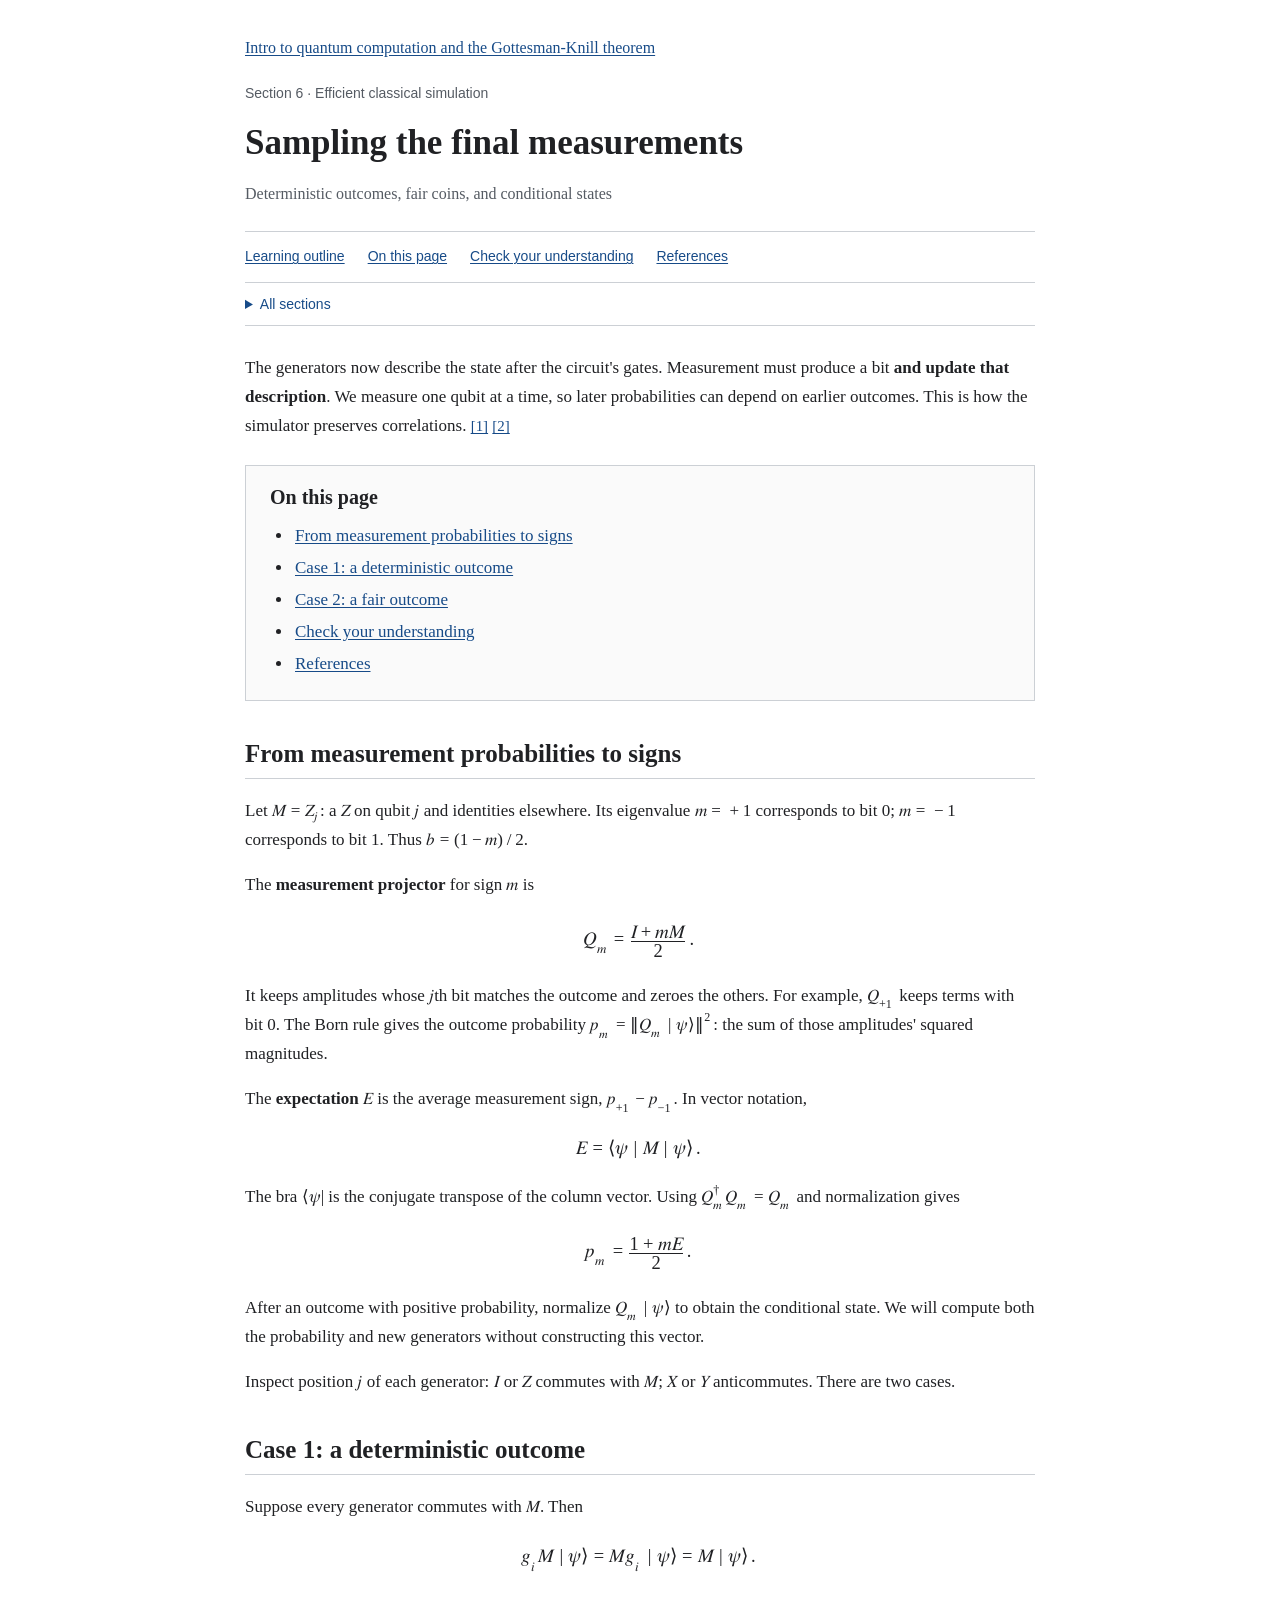
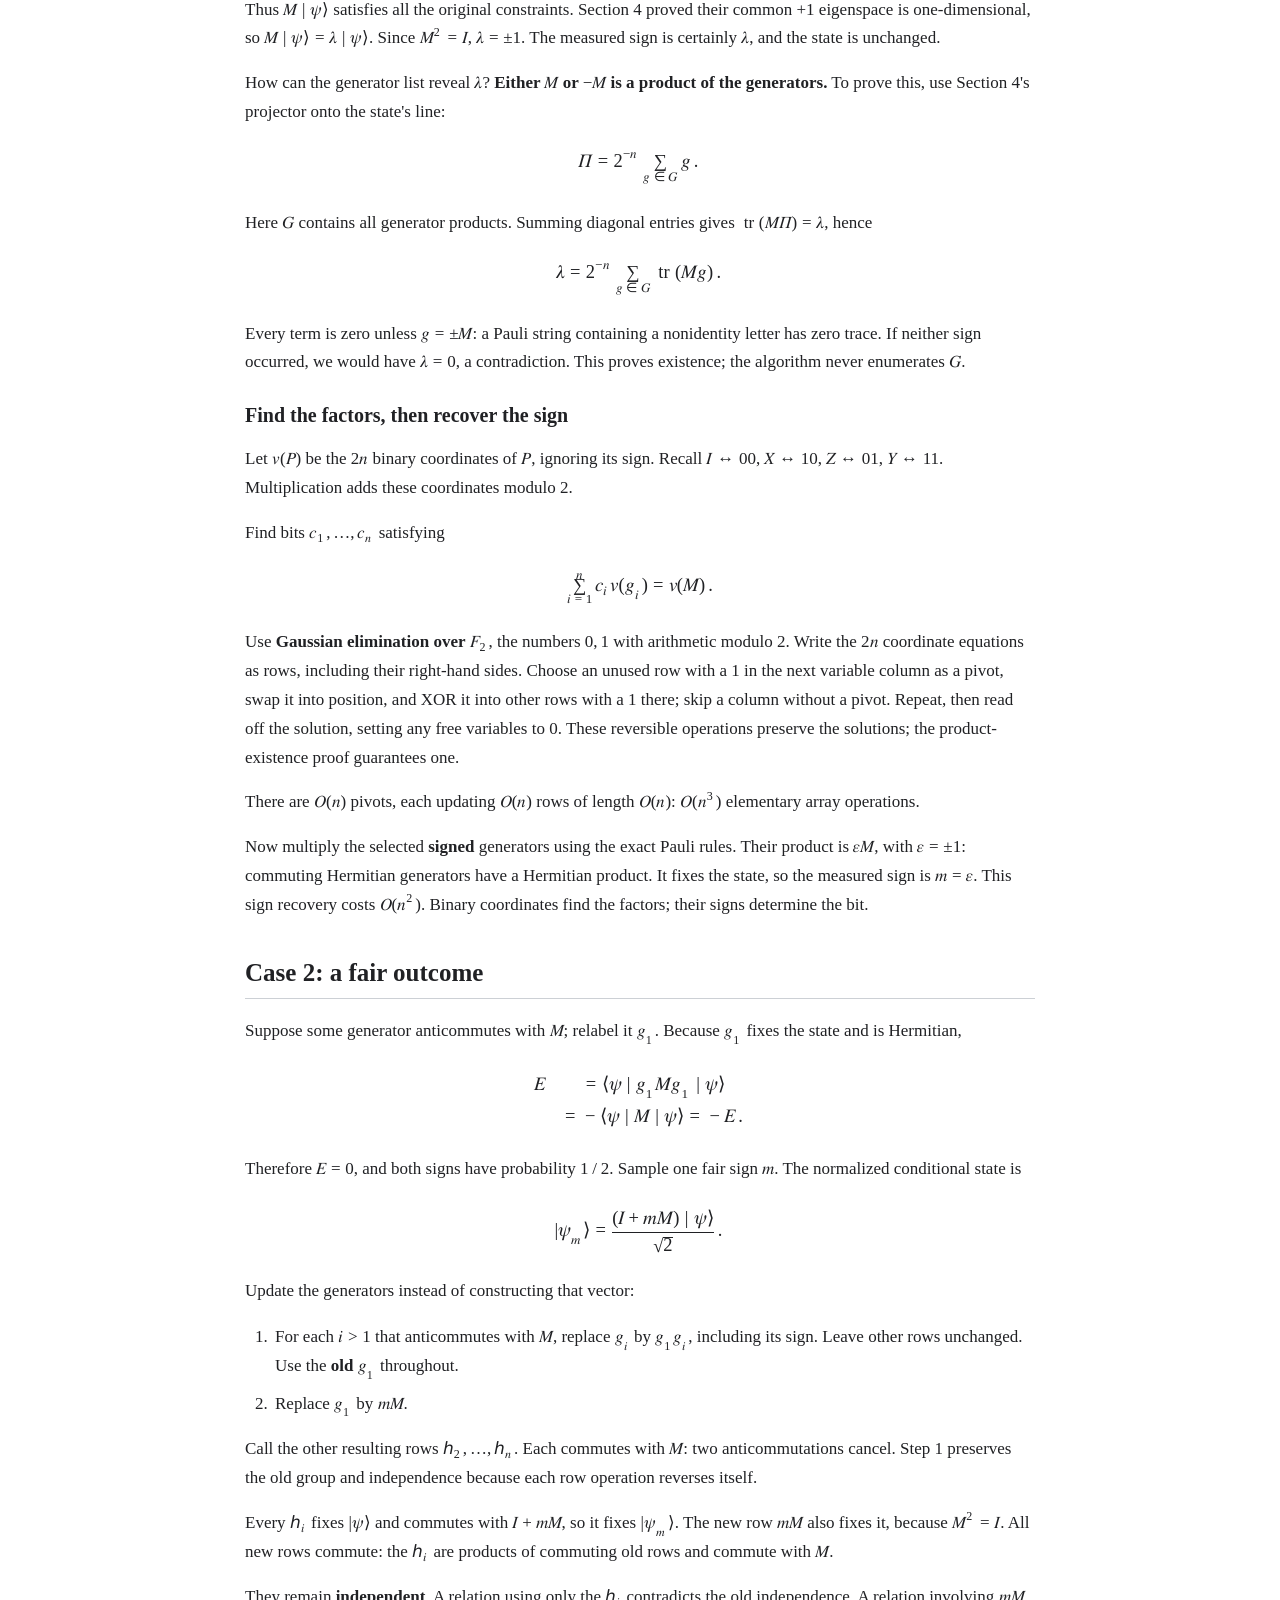
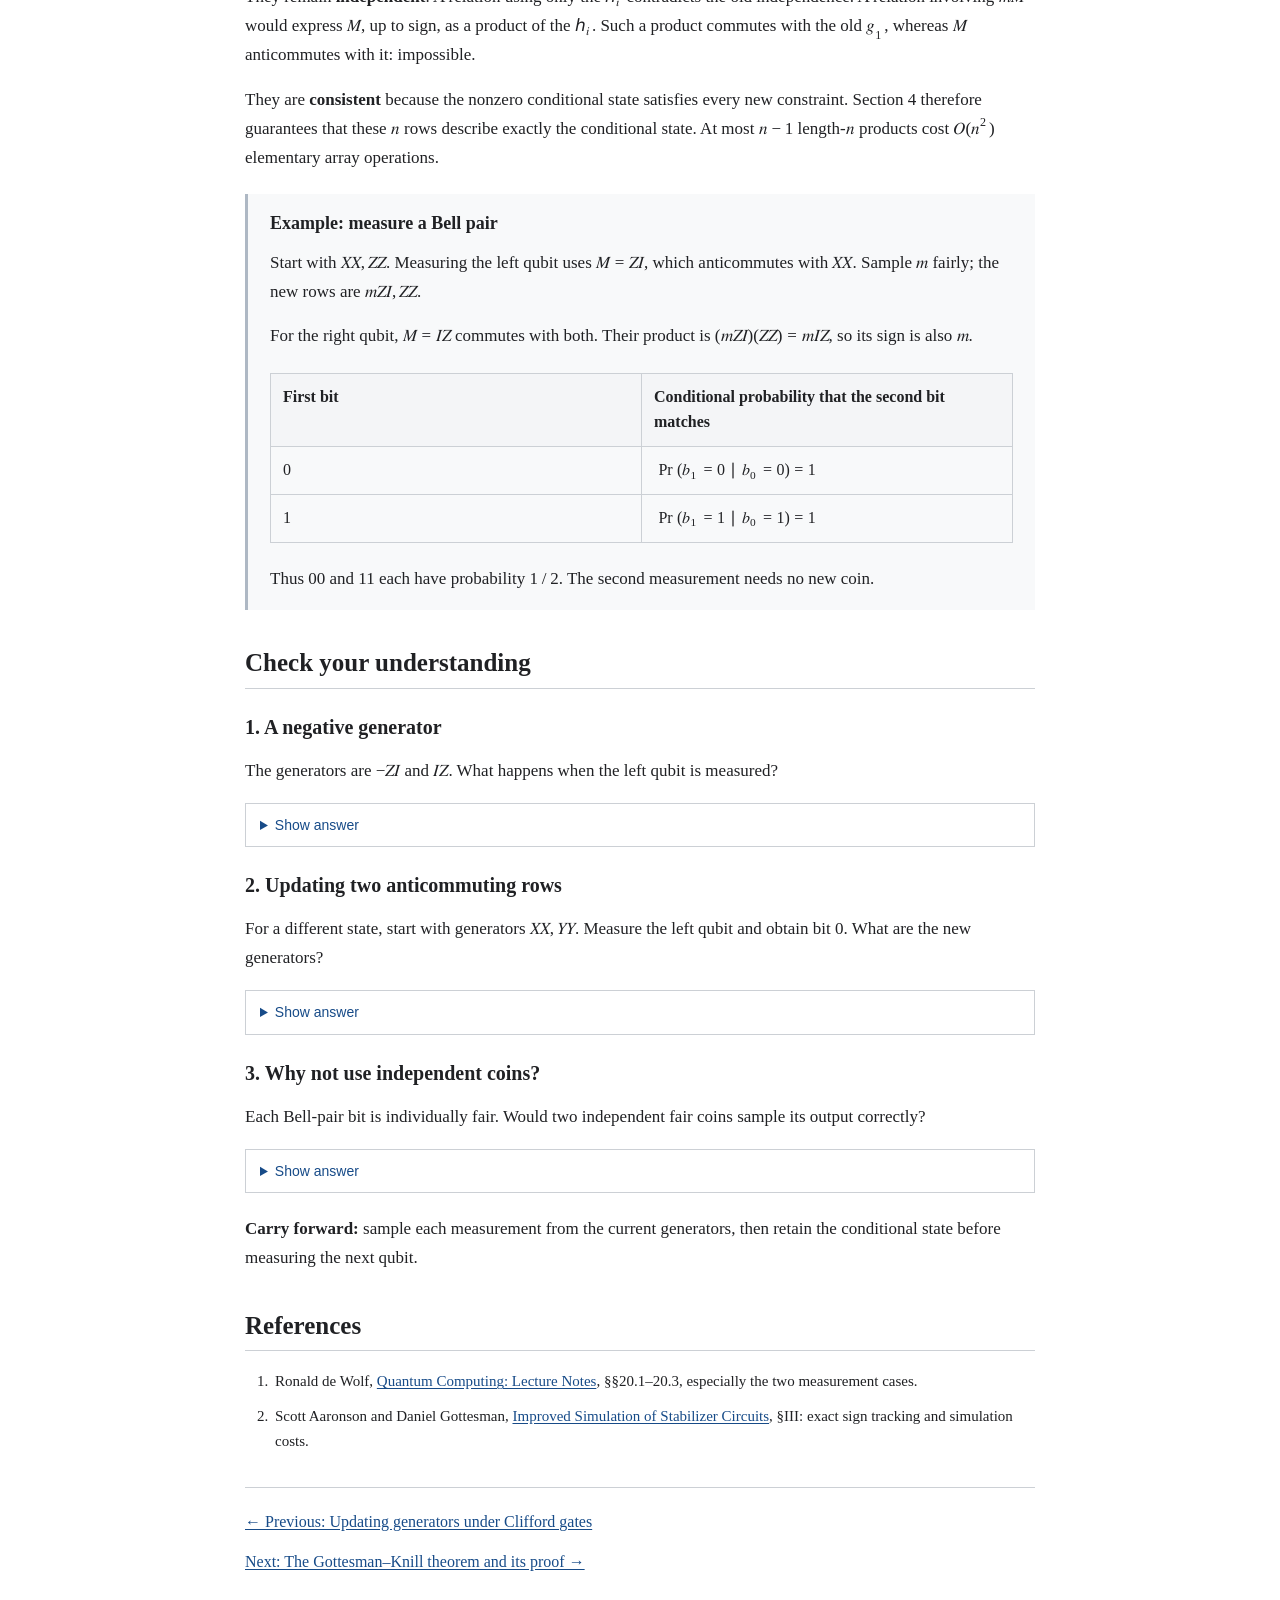
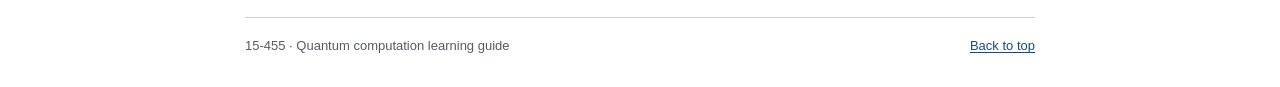
<file: sampling-measurements.html>
<!doctype html>
<html lang="en">
<head>
  <meta charset="utf-8">
  <meta name="viewport" content="width=device-width, initial-scale=1">
  <meta name="theme-color" content="#ffffff">
  <meta name="description" content="Prove and implement the two stabilizer measurement cases using binary Gaussian elimination and exact generator updates.">
  <meta property="og:title" content="Sampling the final measurements">
  <meta property="og:description" content="Prove and implement the two stabilizer measurement cases using binary Gaussian elimination and exact generator updates.">
  <meta property="og:type" content="article">
  <meta property="og:url" content="https://l6zw32.github.io/quantum-computation/sampling-measurements.html">
  <link rel="canonical" href="https://l6zw32.github.io/quantum-computation/sampling-measurements.html">
  <link rel="icon" href="./favicon.svg" type="image/svg+xml">
  <link rel="stylesheet" href="./styles.css">
  <link rel="stylesheet" href="./lesson.css">
  <title>Sampling the final measurements | Intro to quantum computation and the Gottesman-Knill theorem</title>
</head>
<body id="top">
  <a class="skip-link" href="#main">Skip to content</a>
  <div class="page lesson-page">
    <header class="site-header">
      <p class="guide-title"><a href="./">Intro to quantum computation and the Gottesman-Knill theorem</a></p>
      <p class="course-label">Section 6 · Efficient classical simulation</p>
      <h1>Sampling the final measurements</h1>
      <p class="page-subtitle">Deterministic outcomes, fair coins, and conditional states</p>
      <nav class="main-nav" aria-label="Guide navigation">
        <a href="./#outline">Learning outline</a>
        <a href="#contents">On this page</a>
        <a href="#practice">Check your understanding</a>
        <a href="#references">References</a>
      </nav>
      <details class="guide-sections">
        <summary>All sections</summary>
        <nav aria-label="All guide sections"><ol><li><a href="./from-bits-to-qubits.html">From classical bits to qubits</a></li>
<li><a href="./two-qubits-and-bell-state.html">Two qubits and the Bell-state example</a></li>
<li><a href="./pauli-operators-and-stabilizers.html">Pauli operators and stabilizer constraints</a></li>
<li><a href="./compact-stabilizer-description.html">Why the state has a compact description</a></li>
<li><a href="./clifford-gate-updates.html">Updating generators under Clifford gates</a></li>
<li><a href="./sampling-measurements.html" aria-current="page">Sampling the final measurements</a></li>
<li><a href="./gottesman-knill-theorem.html">The Gottesman–Knill theorem and its proof</a></li>
<li><a href="./applications-and-significance.html">Applications and significance</a></li></ol></nav>
      </details>
    </header>
    <main id="main">
      <div class="lesson-intro"><p>The generators now describe the state after the circuit's gates. Measurement must produce a bit <strong>and update that description</strong>. We measure one qubit at a time, so later probabilities can depend on earlier outcomes. This is how the simulator preserves correlations. <a class="reference-link" href="#ref-1" aria-label="Reference 1">[1]</a> <a class="reference-link" href="#ref-2" aria-label="Reference 2">[2]</a></p></div>
      <nav class="lesson-contents" id="contents" aria-labelledby="contents-title">
        <h2 id="contents-title">On this page</h2>
        <div class="toc">
<ul>
<li><a href="#a-bit-value-and-a-sign">From measurement probabilities to signs</a></li>
<li><a href="#deterministic">Case 1: a deterministic outcome</a></li>
<li><a href="#random">Case 2: a fair outcome</a></li>
<li><a href="#practice">Check your understanding</a></li>
<li><a href="#references">References</a></li>
</ul>
</div>

      </nav>
      <article class="lesson-content" aria-label="Section 6: Sampling the final measurements">
        
<h2 id="a-bit-value-and-a-sign">From measurement probabilities to signs</h2>
<p>Let <math xmlns="http://www.w3.org/1998/Math/MathML" display="inline"><semantics><mrow><mi>M</mi><mo>&#x0003D;</mo><msub><mi>Z</mi><mi>j</mi></msub></mrow><annotation encoding="application/x-tex">M=Z_j</annotation></semantics></math>: a <math xmlns="http://www.w3.org/1998/Math/MathML" display="inline"><semantics><mrow><mi>Z</mi></mrow><annotation encoding="application/x-tex">Z</annotation></semantics></math> on qubit <math xmlns="http://www.w3.org/1998/Math/MathML" display="inline"><semantics><mrow><mi>j</mi></mrow><annotation encoding="application/x-tex">j</annotation></semantics></math> and identities elsewhere. Its eigenvalue <math xmlns="http://www.w3.org/1998/Math/MathML" display="inline"><semantics><mrow><mi>m</mi><mo>&#x0003D;</mo><mo>&#x0002B;</mo><mn>1</mn></mrow><annotation encoding="application/x-tex">m=+1</annotation></semantics></math> corresponds to bit <math xmlns="http://www.w3.org/1998/Math/MathML" display="inline"><semantics><mrow><mn>0</mn></mrow><annotation encoding="application/x-tex">0</annotation></semantics></math>; <math xmlns="http://www.w3.org/1998/Math/MathML" display="inline"><semantics><mrow><mi>m</mi><mo>&#x0003D;</mo><mo>&#x02212;</mo><mn>1</mn></mrow><annotation encoding="application/x-tex">m=-1</annotation></semantics></math> corresponds to bit <math xmlns="http://www.w3.org/1998/Math/MathML" display="inline"><semantics><mrow><mn>1</mn></mrow><annotation encoding="application/x-tex">1</annotation></semantics></math>. Thus <math xmlns="http://www.w3.org/1998/Math/MathML" display="inline"><semantics><mrow><mi>b</mi><mo>&#x0003D;</mo><mo stretchy="false">&#x00028;</mo><mn>1</mn><mo>&#x02212;</mo><mi>m</mi><mo stretchy="false">&#x00029;</mo><mo>&#x0002F;</mo><mn>2</mn></mrow><annotation encoding="application/x-tex">b=(1-m)/2</annotation></semantics></math>.</p>
<p>The <strong>measurement projector</strong> for sign <math xmlns="http://www.w3.org/1998/Math/MathML" display="inline"><semantics><mrow><mi>m</mi></mrow><annotation encoding="application/x-tex">m</annotation></semantics></math> is</p>
<div class="equation"><math xmlns="http://www.w3.org/1998/Math/MathML" display="block"><semantics><mrow><msub><mi>Q</mi><mi>m</mi></msub><mo>&#x0003D;</mo><mfrac><mrow><mi>I</mi><mo>&#x0002B;</mo><mi>m</mi><mi>M</mi></mrow><mrow><mn>2</mn></mrow></mfrac><mo>&#x0002E;</mo></mrow><annotation encoding="application/x-tex">Q_m=\frac{I+mM}{2}.</annotation></semantics></math></div>
<p>It keeps amplitudes whose <math xmlns="http://www.w3.org/1998/Math/MathML" display="inline"><semantics><mrow><mi>j</mi></mrow><annotation encoding="application/x-tex">j</annotation></semantics></math>th bit matches the outcome and zeroes the others. For example, <math xmlns="http://www.w3.org/1998/Math/MathML" display="inline"><semantics><mrow><msub><mi>Q</mi><mrow><mo>&#x0002B;</mo><mn>1</mn></mrow></msub></mrow><annotation encoding="application/x-tex">Q_{+1}</annotation></semantics></math> keeps terms with bit <math xmlns="http://www.w3.org/1998/Math/MathML" display="inline"><semantics><mrow><mn>0</mn></mrow><annotation encoding="application/x-tex">0</annotation></semantics></math>. The Born rule gives the outcome probability <math xmlns="http://www.w3.org/1998/Math/MathML" display="inline"><semantics><mrow><msub><mi>p</mi><mi>m</mi></msub><mo>&#x0003D;</mo><mo fence="false" stretchy="false">&#x02016;</mo><msub><mi>Q</mi><mi>m</mi></msub><mo stretchy="false">&#x0007C;</mo><mi>&#x003C8;</mi><mi>&#x027E9;</mi><msup><mo fence="false" stretchy="false">&#x02016;</mo><mn>2</mn></msup></mrow><annotation encoding="application/x-tex">p_m=\|Q_m|\psi\rangle\|^2</annotation></semantics></math>: the sum of those amplitudes' squared magnitudes.</p>
<p>The <strong>expectation</strong> <math xmlns="http://www.w3.org/1998/Math/MathML" display="inline"><semantics><mrow><mi>E</mi></mrow><annotation encoding="application/x-tex">E</annotation></semantics></math> is the average measurement sign, <math xmlns="http://www.w3.org/1998/Math/MathML" display="inline"><semantics><mrow><msub><mi>p</mi><mrow><mo>&#x0002B;</mo><mn>1</mn></mrow></msub><mo>&#x02212;</mo><msub><mi>p</mi><mrow><mo>&#x02212;</mo><mn>1</mn></mrow></msub></mrow><annotation encoding="application/x-tex">p_{+1}-p_{-1}</annotation></semantics></math>. In vector notation,</p>
<div class="equation"><math xmlns="http://www.w3.org/1998/Math/MathML" display="block"><semantics><mrow><mi>E</mi><mo>&#x0003D;</mo><mi>&#x027E8;</mi><mi>&#x003C8;</mi><mo stretchy="false">&#x0007C;</mo><mi>M</mi><mo stretchy="false">&#x0007C;</mo><mi>&#x003C8;</mi><mi>&#x027E9;</mi><mo>&#x0002E;</mo></mrow><annotation encoding="application/x-tex">E=\langle\psi|M|\psi\rangle.</annotation></semantics></math></div>
<p>The bra <math xmlns="http://www.w3.org/1998/Math/MathML" display="inline"><semantics><mrow><mi>&#x027E8;</mi><mi>&#x003C8;</mi><mo stretchy="false">&#x0007C;</mo></mrow><annotation encoding="application/x-tex">\langle\psi|</annotation></semantics></math> is the conjugate transpose of the column vector. Using <math xmlns="http://www.w3.org/1998/Math/MathML" display="inline"><semantics><mrow><msubsup><mi>Q</mi><mi>m</mi><mi>&#x02020;</mi></msubsup><msub><mi>Q</mi><mi>m</mi></msub><mo>&#x0003D;</mo><msub><mi>Q</mi><mi>m</mi></msub></mrow><annotation encoding="application/x-tex">Q_m^\dagger Q_m=Q_m</annotation></semantics></math> and normalization gives</p>
<div class="equation"><math xmlns="http://www.w3.org/1998/Math/MathML" display="block"><semantics><mrow><msub><mi>p</mi><mi>m</mi></msub><mo>&#x0003D;</mo><mfrac><mrow><mn>1</mn><mo>&#x0002B;</mo><mi>m</mi><mi>E</mi></mrow><mrow><mn>2</mn></mrow></mfrac><mo>&#x0002E;</mo></mrow><annotation encoding="application/x-tex">p_m=\frac{1+mE}{2}.</annotation></semantics></math></div>
<p>After an outcome with positive probability, normalize <math xmlns="http://www.w3.org/1998/Math/MathML" display="inline"><semantics><mrow><msub><mi>Q</mi><mi>m</mi></msub><mo stretchy="false">&#x0007C;</mo><mi>&#x003C8;</mi><mi>&#x027E9;</mi></mrow><annotation encoding="application/x-tex">Q_m|\psi\rangle</annotation></semantics></math> to obtain the conditional state. We will compute both the probability and new generators without constructing this vector.</p>
<p>Inspect position <math xmlns="http://www.w3.org/1998/Math/MathML" display="inline"><semantics><mrow><mi>j</mi></mrow><annotation encoding="application/x-tex">j</annotation></semantics></math> of each generator: <math xmlns="http://www.w3.org/1998/Math/MathML" display="inline"><semantics><mrow><mi>I</mi></mrow><annotation encoding="application/x-tex">I</annotation></semantics></math> or <math xmlns="http://www.w3.org/1998/Math/MathML" display="inline"><semantics><mrow><mi>Z</mi></mrow><annotation encoding="application/x-tex">Z</annotation></semantics></math> commutes with <math xmlns="http://www.w3.org/1998/Math/MathML" display="inline"><semantics><mrow><mi>M</mi></mrow><annotation encoding="application/x-tex">M</annotation></semantics></math>; <math xmlns="http://www.w3.org/1998/Math/MathML" display="inline"><semantics><mrow><mi>X</mi></mrow><annotation encoding="application/x-tex">X</annotation></semantics></math> or <math xmlns="http://www.w3.org/1998/Math/MathML" display="inline"><semantics><mrow><mi>Y</mi></mrow><annotation encoding="application/x-tex">Y</annotation></semantics></math> anticommutes. There are two cases.</p>
<h2 id="deterministic">Case 1: a deterministic outcome</h2>
<p>Suppose every generator commutes with <math xmlns="http://www.w3.org/1998/Math/MathML" display="inline"><semantics><mrow><mi>M</mi></mrow><annotation encoding="application/x-tex">M</annotation></semantics></math>. Then</p>
<div class="equation"><math xmlns="http://www.w3.org/1998/Math/MathML" display="block"><semantics><mrow><msub><mi>g</mi><mi>i</mi></msub><mi>M</mi><mo stretchy="false">&#x0007C;</mo><mi>&#x003C8;</mi><mi>&#x027E9;</mi><mo>&#x0003D;</mo><mi>M</mi><msub><mi>g</mi><mi>i</mi></msub><mo stretchy="false">&#x0007C;</mo><mi>&#x003C8;</mi><mi>&#x027E9;</mi><mo>&#x0003D;</mo><mi>M</mi><mo stretchy="false">&#x0007C;</mo><mi>&#x003C8;</mi><mi>&#x027E9;</mi><mo>&#x0002E;</mo></mrow><annotation encoding="application/x-tex">g_iM|\psi\rangle=Mg_i|\psi\rangle=M|\psi\rangle.</annotation></semantics></math></div>
<p>Thus <math xmlns="http://www.w3.org/1998/Math/MathML" display="inline"><semantics><mrow><mi>M</mi><mo stretchy="false">&#x0007C;</mo><mi>&#x003C8;</mi><mi>&#x027E9;</mi></mrow><annotation encoding="application/x-tex">M|\psi\rangle</annotation></semantics></math> satisfies all the original constraints. Section 4 proved their common <math xmlns="http://www.w3.org/1998/Math/MathML" display="inline"><semantics><mrow><mo>&#x0002B;</mo><mn>1</mn></mrow><annotation encoding="application/x-tex">+1</annotation></semantics></math> eigenspace is one-dimensional, so <math xmlns="http://www.w3.org/1998/Math/MathML" display="inline"><semantics><mrow><mi>M</mi><mo stretchy="false">&#x0007C;</mo><mi>&#x003C8;</mi><mi>&#x027E9;</mi><mo>&#x0003D;</mo><mi>&#x003BB;</mi><mo stretchy="false">&#x0007C;</mo><mi>&#x003C8;</mi><mi>&#x027E9;</mi></mrow><annotation encoding="application/x-tex">M|\psi\rangle=\lambda|\psi\rangle</annotation></semantics></math>. Since <math xmlns="http://www.w3.org/1998/Math/MathML" display="inline"><semantics><mrow><msup><mi>M</mi><mn>2</mn></msup><mo>&#x0003D;</mo><mi>I</mi></mrow><annotation encoding="application/x-tex">M^2=I</annotation></semantics></math>, <math xmlns="http://www.w3.org/1998/Math/MathML" display="inline"><semantics><mrow><mi>&#x003BB;</mi><mo>&#x0003D;</mo><mi>&#x000B1;</mi><mn>1</mn></mrow><annotation encoding="application/x-tex">\lambda=\pm1</annotation></semantics></math>. The measured sign is certainly <math xmlns="http://www.w3.org/1998/Math/MathML" display="inline"><semantics><mrow><mi>&#x003BB;</mi></mrow><annotation encoding="application/x-tex">\lambda</annotation></semantics></math>, and the state is unchanged.</p>
<p>How can the generator list reveal <math xmlns="http://www.w3.org/1998/Math/MathML" display="inline"><semantics><mrow><mi>&#x003BB;</mi></mrow><annotation encoding="application/x-tex">\lambda</annotation></semantics></math>? <strong>Either <math xmlns="http://www.w3.org/1998/Math/MathML" display="inline"><semantics><mrow><mi>M</mi></mrow><annotation encoding="application/x-tex">M</annotation></semantics></math> or <math xmlns="http://www.w3.org/1998/Math/MathML" display="inline"><semantics><mrow><mo>&#x02212;</mo><mi>M</mi></mrow><annotation encoding="application/x-tex">-M</annotation></semantics></math> is a product of the generators.</strong> To prove this, use Section 4's projector onto the state's line:</p>
<div class="equation"><math xmlns="http://www.w3.org/1998/Math/MathML" display="block"><semantics><mrow><mi>&#x003A0;</mi><mo>&#x0003D;</mo><msup><mn>2</mn><mrow><mo>&#x02212;</mo><mi>n</mi></mrow></msup><munder><mo>&#x02211;</mo><mrow><mi>g</mi><mo>&#x02208;</mo><mi>G</mi></mrow></munder><mi>g</mi><mo>&#x0002E;</mo></mrow><annotation encoding="application/x-tex">\Pi=2^{-n}\sum_{g\in G}g.</annotation></semantics></math></div>
<p>Here <math xmlns="http://www.w3.org/1998/Math/MathML" display="inline"><semantics><mrow><mi>G</mi></mrow><annotation encoding="application/x-tex">G</annotation></semantics></math> contains all generator products. Summing diagonal entries gives <math xmlns="http://www.w3.org/1998/Math/MathML" display="inline"><semantics><mrow><mo>tr</mo><mo stretchy="false">&#x00028;</mo><mi>M</mi><mi>&#x003A0;</mi><mo stretchy="false">&#x00029;</mo><mo>&#x0003D;</mo><mi>&#x003BB;</mi></mrow><annotation encoding="application/x-tex">\operatorname{tr}(M\Pi)=\lambda</annotation></semantics></math>, hence</p>
<div class="equation"><math xmlns="http://www.w3.org/1998/Math/MathML" display="block"><semantics><mrow><mi>&#x003BB;</mi><mo>&#x0003D;</mo><msup><mn>2</mn><mrow><mo>&#x02212;</mo><mi>n</mi></mrow></msup><munder><mo>&#x02211;</mo><mrow><mi>g</mi><mo>&#x02208;</mo><mi>G</mi></mrow></munder><mo>tr</mo><mo stretchy="false">&#x00028;</mo><mi>M</mi><mi>g</mi><mo stretchy="false">&#x00029;</mo><mo>&#x0002E;</mo></mrow><annotation encoding="application/x-tex">\lambda=2^{-n}\sum_{g\in G}\operatorname{tr}(Mg).</annotation></semantics></math></div>
<p>Every term is zero unless <math xmlns="http://www.w3.org/1998/Math/MathML" display="inline"><semantics><mrow><mi>g</mi><mo>&#x0003D;</mo><mi>&#x000B1;</mi><mi>M</mi></mrow><annotation encoding="application/x-tex">g=\pm M</annotation></semantics></math>: a Pauli string containing a nonidentity letter has zero trace. If neither sign occurred, we would have <math xmlns="http://www.w3.org/1998/Math/MathML" display="inline"><semantics><mrow><mi>&#x003BB;</mi><mo>&#x0003D;</mo><mn>0</mn></mrow><annotation encoding="application/x-tex">\lambda=0</annotation></semantics></math>, a contradiction. This proves existence; the algorithm never enumerates <math xmlns="http://www.w3.org/1998/Math/MathML" display="inline"><semantics><mrow><mi>G</mi></mrow><annotation encoding="application/x-tex">G</annotation></semantics></math>.</p>
<h3 id="finding-the-product">Find the factors, then recover the sign</h3>
<p>Let <math xmlns="http://www.w3.org/1998/Math/MathML" display="inline"><semantics><mrow><mi>v</mi><mo stretchy="false">&#x00028;</mo><mi>P</mi><mo stretchy="false">&#x00029;</mo></mrow><annotation encoding="application/x-tex">v(P)</annotation></semantics></math> be the <math xmlns="http://www.w3.org/1998/Math/MathML" display="inline"><semantics><mrow><mn>2</mn><mi>n</mi></mrow><annotation encoding="application/x-tex">2n</annotation></semantics></math> binary coordinates of <math xmlns="http://www.w3.org/1998/Math/MathML" display="inline"><semantics><mrow><mi>P</mi></mrow><annotation encoding="application/x-tex">P</annotation></semantics></math>, ignoring its sign. Recall <math xmlns="http://www.w3.org/1998/Math/MathML" display="inline"><semantics><mrow><mi>I</mi><mo>&#x02194;</mo><mn>00</mn></mrow><annotation encoding="application/x-tex">I\leftrightarrow00</annotation></semantics></math>, <math xmlns="http://www.w3.org/1998/Math/MathML" display="inline"><semantics><mrow><mi>X</mi><mo>&#x02194;</mo><mn>10</mn></mrow><annotation encoding="application/x-tex">X\leftrightarrow10</annotation></semantics></math>, <math xmlns="http://www.w3.org/1998/Math/MathML" display="inline"><semantics><mrow><mi>Z</mi><mo>&#x02194;</mo><mn>01</mn></mrow><annotation encoding="application/x-tex">Z\leftrightarrow01</annotation></semantics></math>, <math xmlns="http://www.w3.org/1998/Math/MathML" display="inline"><semantics><mrow><mi>Y</mi><mo>&#x02194;</mo><mn>11</mn></mrow><annotation encoding="application/x-tex">Y\leftrightarrow11</annotation></semantics></math>. Multiplication adds these coordinates modulo <math xmlns="http://www.w3.org/1998/Math/MathML" display="inline"><semantics><mrow><mn>2</mn></mrow><annotation encoding="application/x-tex">2</annotation></semantics></math>.</p>
<p>Find bits <math xmlns="http://www.w3.org/1998/Math/MathML" display="inline"><semantics><mrow><msub><mi>c</mi><mn>1</mn></msub><mo>&#x0002C;</mo><mi>&#x02026;</mi><mo>&#x0002C;</mo><msub><mi>c</mi><mi>n</mi></msub></mrow><annotation encoding="application/x-tex">c_1,\ldots,c_n</annotation></semantics></math> satisfying</p>
<div class="equation"><math xmlns="http://www.w3.org/1998/Math/MathML" display="block"><semantics><mrow><munderover><mo>&#x02211;</mo><mrow><mi>i</mi><mo>&#x0003D;</mo><mn>1</mn></mrow><mi>n</mi></munderover><msub><mi>c</mi><mi>i</mi></msub><mi>v</mi><mo stretchy="false">&#x00028;</mo><msub><mi>g</mi><mi>i</mi></msub><mo stretchy="false">&#x00029;</mo><mo>&#x0003D;</mo><mi>v</mi><mo stretchy="false">&#x00028;</mo><mi>M</mi><mo stretchy="false">&#x00029;</mo><mo>&#x0002E;</mo></mrow><annotation encoding="application/x-tex">\sum_{i=1}^n c_i v(g_i)=v(M).</annotation></semantics></math></div>
<p>Use <strong>Gaussian elimination over <math xmlns="http://www.w3.org/1998/Math/MathML" display="inline"><semantics><mrow><msub><mi mathvariant="double-struck">F</mi><mn>2</mn></msub></mrow><annotation encoding="application/x-tex">\mathbb F_2</annotation></semantics></math></strong>, the numbers <math xmlns="http://www.w3.org/1998/Math/MathML" display="inline"><semantics><mrow><mn>0</mn><mo>&#x0002C;</mo><mn>1</mn></mrow><annotation encoding="application/x-tex">0,1</annotation></semantics></math> with arithmetic modulo <math xmlns="http://www.w3.org/1998/Math/MathML" display="inline"><semantics><mrow><mn>2</mn></mrow><annotation encoding="application/x-tex">2</annotation></semantics></math>. Write the <math xmlns="http://www.w3.org/1998/Math/MathML" display="inline"><semantics><mrow><mn>2</mn><mi>n</mi></mrow><annotation encoding="application/x-tex">2n</annotation></semantics></math> coordinate equations as rows, including their right-hand sides. Choose an unused row with a 1 in the next variable column as a pivot, swap it into position, and XOR it into other rows with a 1 there; skip a column without a pivot. Repeat, then read off the solution, setting any free variables to 0. These reversible operations preserve the solutions; the product-existence proof guarantees one.</p>
<p>There are <math xmlns="http://www.w3.org/1998/Math/MathML" display="inline"><semantics><mrow><mi>O</mi><mo stretchy="false">&#x00028;</mo><mi>n</mi><mo stretchy="false">&#x00029;</mo></mrow><annotation encoding="application/x-tex">O(n)</annotation></semantics></math> pivots, each updating <math xmlns="http://www.w3.org/1998/Math/MathML" display="inline"><semantics><mrow><mi>O</mi><mo stretchy="false">&#x00028;</mo><mi>n</mi><mo stretchy="false">&#x00029;</mo></mrow><annotation encoding="application/x-tex">O(n)</annotation></semantics></math> rows of length <math xmlns="http://www.w3.org/1998/Math/MathML" display="inline"><semantics><mrow><mi>O</mi><mo stretchy="false">&#x00028;</mo><mi>n</mi><mo stretchy="false">&#x00029;</mo></mrow><annotation encoding="application/x-tex">O(n)</annotation></semantics></math>: <math xmlns="http://www.w3.org/1998/Math/MathML" display="inline"><semantics><mrow><mi>O</mi><mo stretchy="false">&#x00028;</mo><msup><mi>n</mi><mn>3</mn></msup><mo stretchy="false">&#x00029;</mo></mrow><annotation encoding="application/x-tex">O(n^3)</annotation></semantics></math> elementary array operations.</p>
<p>Now multiply the selected <strong>signed</strong> generators using the exact Pauli rules. Their product is <math xmlns="http://www.w3.org/1998/Math/MathML" display="inline"><semantics><mrow><mi>&#x003B5;</mi><mi>M</mi></mrow><annotation encoding="application/x-tex">\varepsilon M</annotation></semantics></math>, with <math xmlns="http://www.w3.org/1998/Math/MathML" display="inline"><semantics><mrow><mi>&#x003B5;</mi><mo>&#x0003D;</mo><mi>&#x000B1;</mi><mn>1</mn></mrow><annotation encoding="application/x-tex">\varepsilon=\pm1</annotation></semantics></math>: commuting Hermitian generators have a Hermitian product. It fixes the state, so the measured sign is <math xmlns="http://www.w3.org/1998/Math/MathML" display="inline"><semantics><mrow><mi>m</mi><mo>&#x0003D;</mo><mi>&#x003B5;</mi></mrow><annotation encoding="application/x-tex">m=\varepsilon</annotation></semantics></math>. This sign recovery costs <math xmlns="http://www.w3.org/1998/Math/MathML" display="inline"><semantics><mrow><mi>O</mi><mo stretchy="false">&#x00028;</mo><msup><mi>n</mi><mn>2</mn></msup><mo stretchy="false">&#x00029;</mo></mrow><annotation encoding="application/x-tex">O(n^2)</annotation></semantics></math>. Binary coordinates find the factors; their signs determine the bit.</p>
<h2 id="random">Case 2: a fair outcome</h2>
<p>Suppose some generator anticommutes with <math xmlns="http://www.w3.org/1998/Math/MathML" display="inline"><semantics><mrow><mi>M</mi></mrow><annotation encoding="application/x-tex">M</annotation></semantics></math>; relabel it <math xmlns="http://www.w3.org/1998/Math/MathML" display="inline"><semantics><mrow><msub><mi>g</mi><mn>1</mn></msub></mrow><annotation encoding="application/x-tex">g_1</annotation></semantics></math>. Because <math xmlns="http://www.w3.org/1998/Math/MathML" display="inline"><semantics><mrow><msub><mi>g</mi><mn>1</mn></msub></mrow><annotation encoding="application/x-tex">g_1</annotation></semantics></math> fixes the state and is Hermitian,</p>
<div class="equation"><math xmlns="http://www.w3.org/1998/Math/MathML" display="block"><semantics><mrow><mtable displaystyle="true" columnspacing="0em" rowspacing="3pt"><mtr><mtd columnalign="right"><mi>E</mi></mtd><mtd columnalign="left"><mi /><mo>&#x0003D;</mo><mi>&#x027E8;</mi><mi>&#x003C8;</mi><mo stretchy="false">&#x0007C;</mo><msub><mi>g</mi><mn>1</mn></msub><mi>M</mi><msub><mi>g</mi><mn>1</mn></msub><mo stretchy="false">&#x0007C;</mo><mi>&#x003C8;</mi><mi>&#x027E9;</mi></mtd></mtr><mtr><mtd columnalign="right" /><mtd columnalign="left"><mi /><mo>&#x0003D;</mo><mo>&#x02212;</mo><mi>&#x027E8;</mi><mi>&#x003C8;</mi><mo stretchy="false">&#x0007C;</mo><mi>M</mi><mo stretchy="false">&#x0007C;</mo><mi>&#x003C8;</mi><mi>&#x027E9;</mi><mo>&#x0003D;</mo><mo>&#x02212;</mo><mi>E</mi><mo>&#x0002E;</mo></mtd></mtr></mtable></mrow><annotation encoding="application/x-tex">\begin{split}
E&amp;=\langle\psi|g_1Mg_1|\psi\rangle\\
&amp;=-\langle\psi|M|\psi\rangle=-E.
\end{split}</annotation></semantics></math></div>
<p>Therefore <math xmlns="http://www.w3.org/1998/Math/MathML" display="inline"><semantics><mrow><mi>E</mi><mo>&#x0003D;</mo><mn>0</mn></mrow><annotation encoding="application/x-tex">E=0</annotation></semantics></math>, and both signs have probability <math xmlns="http://www.w3.org/1998/Math/MathML" display="inline"><semantics><mrow><mn>1</mn><mo>&#x0002F;</mo><mn>2</mn></mrow><annotation encoding="application/x-tex">1/2</annotation></semantics></math>. Sample one fair sign <math xmlns="http://www.w3.org/1998/Math/MathML" display="inline"><semantics><mrow><mi>m</mi></mrow><annotation encoding="application/x-tex">m</annotation></semantics></math>. The normalized conditional state is</p>
<div class="equation"><math xmlns="http://www.w3.org/1998/Math/MathML" display="block"><semantics><mrow><mo stretchy="false">&#x0007C;</mo><msub><mi>&#x003C8;</mi><mi>m</mi></msub><mi>&#x027E9;</mi><mo>&#x0003D;</mo><mfrac><mrow><mo stretchy="false">&#x00028;</mo><mi>I</mi><mo>&#x0002B;</mo><mi>m</mi><mi>M</mi><mo stretchy="false">&#x00029;</mo><mo stretchy="false">&#x0007C;</mo><mi>&#x003C8;</mi><mi>&#x027E9;</mi></mrow><mrow><msqrt><mn>2</mn></msqrt></mrow></mfrac><mo>&#x0002E;</mo></mrow><annotation encoding="application/x-tex">|\psi_m\rangle=\frac{(I+mM)|\psi\rangle}{\sqrt2}.</annotation></semantics></math></div>
<p>Update the generators instead of constructing that vector:</p>
<ol>
<li>For each <math xmlns="http://www.w3.org/1998/Math/MathML" display="inline"><semantics><mrow><mi>i</mi><mo>&#x0003E;</mo><mn>1</mn></mrow><annotation encoding="application/x-tex">i&gt;1</annotation></semantics></math> that anticommutes with <math xmlns="http://www.w3.org/1998/Math/MathML" display="inline"><semantics><mrow><mi>M</mi></mrow><annotation encoding="application/x-tex">M</annotation></semantics></math>, replace <math xmlns="http://www.w3.org/1998/Math/MathML" display="inline"><semantics><mrow><msub><mi>g</mi><mi>i</mi></msub></mrow><annotation encoding="application/x-tex">g_i</annotation></semantics></math> by <math xmlns="http://www.w3.org/1998/Math/MathML" display="inline"><semantics><mrow><msub><mi>g</mi><mn>1</mn></msub><msub><mi>g</mi><mi>i</mi></msub></mrow><annotation encoding="application/x-tex">g_1g_i</annotation></semantics></math>, including its sign. Leave other rows unchanged. Use the <strong>old</strong> <math xmlns="http://www.w3.org/1998/Math/MathML" display="inline"><semantics><mrow><msub><mi>g</mi><mn>1</mn></msub></mrow><annotation encoding="application/x-tex">g_1</annotation></semantics></math> throughout.</li>
<li>Replace <math xmlns="http://www.w3.org/1998/Math/MathML" display="inline"><semantics><mrow><msub><mi>g</mi><mn>1</mn></msub></mrow><annotation encoding="application/x-tex">g_1</annotation></semantics></math> by <math xmlns="http://www.w3.org/1998/Math/MathML" display="inline"><semantics><mrow><mi>m</mi><mi>M</mi></mrow><annotation encoding="application/x-tex">mM</annotation></semantics></math>.</li>
</ol>
<p>Call the other resulting rows <math xmlns="http://www.w3.org/1998/Math/MathML" display="inline"><semantics><mrow><msub><mi>h</mi><mn>2</mn></msub><mo>&#x0002C;</mo><mi>&#x02026;</mi><mo>&#x0002C;</mo><msub><mi>h</mi><mi>n</mi></msub></mrow><annotation encoding="application/x-tex">h_2,\ldots,h_n</annotation></semantics></math>. Each commutes with <math xmlns="http://www.w3.org/1998/Math/MathML" display="inline"><semantics><mrow><mi>M</mi></mrow><annotation encoding="application/x-tex">M</annotation></semantics></math>: two anticommutations cancel. Step 1 preserves the old group and independence because each row operation reverses itself.</p>
<p>Every <math xmlns="http://www.w3.org/1998/Math/MathML" display="inline"><semantics><mrow><msub><mi>h</mi><mi>i</mi></msub></mrow><annotation encoding="application/x-tex">h_i</annotation></semantics></math> fixes <math xmlns="http://www.w3.org/1998/Math/MathML" display="inline"><semantics><mrow><mo stretchy="false">&#x0007C;</mo><mi>&#x003C8;</mi><mi>&#x027E9;</mi></mrow><annotation encoding="application/x-tex">|\psi\rangle</annotation></semantics></math> and commutes with <math xmlns="http://www.w3.org/1998/Math/MathML" display="inline"><semantics><mrow><mi>I</mi><mo>&#x0002B;</mo><mi>m</mi><mi>M</mi></mrow><annotation encoding="application/x-tex">I+mM</annotation></semantics></math>, so it fixes <math xmlns="http://www.w3.org/1998/Math/MathML" display="inline"><semantics><mrow><mo stretchy="false">&#x0007C;</mo><msub><mi>&#x003C8;</mi><mi>m</mi></msub><mi>&#x027E9;</mi></mrow><annotation encoding="application/x-tex">|\psi_m\rangle</annotation></semantics></math>. The new row <math xmlns="http://www.w3.org/1998/Math/MathML" display="inline"><semantics><mrow><mi>m</mi><mi>M</mi></mrow><annotation encoding="application/x-tex">mM</annotation></semantics></math> also fixes it, because <math xmlns="http://www.w3.org/1998/Math/MathML" display="inline"><semantics><mrow><msup><mi>M</mi><mn>2</mn></msup><mo>&#x0003D;</mo><mi>I</mi></mrow><annotation encoding="application/x-tex">M^2=I</annotation></semantics></math>. All new rows commute: the <math xmlns="http://www.w3.org/1998/Math/MathML" display="inline"><semantics><mrow><msub><mi>h</mi><mi>i</mi></msub></mrow><annotation encoding="application/x-tex">h_i</annotation></semantics></math> are products of commuting old rows and commute with <math xmlns="http://www.w3.org/1998/Math/MathML" display="inline"><semantics><mrow><mi>M</mi></mrow><annotation encoding="application/x-tex">M</annotation></semantics></math>.</p>
<p>They remain <strong>independent</strong>. A relation using only the <math xmlns="http://www.w3.org/1998/Math/MathML" display="inline"><semantics><mrow><msub><mi>h</mi><mi>i</mi></msub></mrow><annotation encoding="application/x-tex">h_i</annotation></semantics></math> contradicts the old independence. A relation involving <math xmlns="http://www.w3.org/1998/Math/MathML" display="inline"><semantics><mrow><mi>m</mi><mi>M</mi></mrow><annotation encoding="application/x-tex">mM</annotation></semantics></math> would express <math xmlns="http://www.w3.org/1998/Math/MathML" display="inline"><semantics><mrow><mi>M</mi></mrow><annotation encoding="application/x-tex">M</annotation></semantics></math>, up to sign, as a product of the <math xmlns="http://www.w3.org/1998/Math/MathML" display="inline"><semantics><mrow><msub><mi>h</mi><mi>i</mi></msub></mrow><annotation encoding="application/x-tex">h_i</annotation></semantics></math>. Such a product commutes with the old <math xmlns="http://www.w3.org/1998/Math/MathML" display="inline"><semantics><mrow><msub><mi>g</mi><mn>1</mn></msub></mrow><annotation encoding="application/x-tex">g_1</annotation></semantics></math>, whereas <math xmlns="http://www.w3.org/1998/Math/MathML" display="inline"><semantics><mrow><mi>M</mi></mrow><annotation encoding="application/x-tex">M</annotation></semantics></math> anticommutes with it: impossible.</p>
<p>They are <strong>consistent</strong> because the nonzero conditional state satisfies every new constraint. Section 4 therefore guarantees that these <math xmlns="http://www.w3.org/1998/Math/MathML" display="inline"><semantics><mrow><mi>n</mi></mrow><annotation encoding="application/x-tex">n</annotation></semantics></math> rows describe exactly the conditional state. At most <math xmlns="http://www.w3.org/1998/Math/MathML" display="inline"><semantics><mrow><mi>n</mi><mo>&#x02212;</mo><mn>1</mn></mrow><annotation encoding="application/x-tex">n-1</annotation></semantics></math> length-<math xmlns="http://www.w3.org/1998/Math/MathML" display="inline"><semantics><mrow><mi>n</mi></mrow><annotation encoding="application/x-tex">n</annotation></semantics></math> products cost <math xmlns="http://www.w3.org/1998/Math/MathML" display="inline"><semantics><mrow><mi>O</mi><mo stretchy="false">&#x00028;</mo><msup><mi>n</mi><mn>2</mn></msup><mo stretchy="false">&#x00029;</mo></mrow><annotation encoding="application/x-tex">O(n^2)</annotation></semantics></math> elementary array operations.</p>
<aside class="worked-example">
<h3 id="worked-check-the-bell-pair">Example: measure a Bell pair</h3>
<p>Start with <math xmlns="http://www.w3.org/1998/Math/MathML" display="inline"><semantics><mrow><mi>X</mi><mi>X</mi><mo>&#x0002C;</mo><mi>Z</mi><mi>Z</mi></mrow><annotation encoding="application/x-tex">XX,ZZ</annotation></semantics></math>. Measuring the left qubit uses <math xmlns="http://www.w3.org/1998/Math/MathML" display="inline"><semantics><mrow><mi>M</mi><mo>&#x0003D;</mo><mi>Z</mi><mi>I</mi></mrow><annotation encoding="application/x-tex">M=ZI</annotation></semantics></math>, which anticommutes with <math xmlns="http://www.w3.org/1998/Math/MathML" display="inline"><semantics><mrow><mi>X</mi><mi>X</mi></mrow><annotation encoding="application/x-tex">XX</annotation></semantics></math>. Sample <math xmlns="http://www.w3.org/1998/Math/MathML" display="inline"><semantics><mrow><mi>m</mi></mrow><annotation encoding="application/x-tex">m</annotation></semantics></math> fairly; the new rows are <math xmlns="http://www.w3.org/1998/Math/MathML" display="inline"><semantics><mrow><mi>m</mi><mi>Z</mi><mi>I</mi><mo>&#x0002C;</mo><mi>Z</mi><mi>Z</mi></mrow><annotation encoding="application/x-tex">mZI,ZZ</annotation></semantics></math>.</p>
<p>For the right qubit, <math xmlns="http://www.w3.org/1998/Math/MathML" display="inline"><semantics><mrow><mi>M</mi><mo>&#x0003D;</mo><mi>I</mi><mi>Z</mi></mrow><annotation encoding="application/x-tex">M=IZ</annotation></semantics></math> commutes with both. Their product is <math xmlns="http://www.w3.org/1998/Math/MathML" display="inline"><semantics><mrow><mo stretchy="false">&#x00028;</mo><mi>m</mi><mi>Z</mi><mi>I</mi><mo stretchy="false">&#x00029;</mo><mo stretchy="false">&#x00028;</mo><mi>Z</mi><mi>Z</mi><mo stretchy="false">&#x00029;</mo><mo>&#x0003D;</mo><mi>m</mi><mi>I</mi><mi>Z</mi></mrow><annotation encoding="application/x-tex">(mZI)(ZZ)=mIZ</annotation></semantics></math>, so its sign is also <math xmlns="http://www.w3.org/1998/Math/MathML" display="inline"><semantics><mrow><mi>m</mi></mrow><annotation encoding="application/x-tex">m</annotation></semantics></math>.</p>
<table class="comparison-table">
<thead>
<tr>
<th scope="col">First bit</th>
<th scope="col">Conditional probability that the second bit matches</th>
</tr>
</thead>
<tbody>
<tr>
<td>0</td>
<td><math xmlns="http://www.w3.org/1998/Math/MathML" display="inline"><semantics><mrow><mo movablelimits="true">Pr</mo><mo stretchy="false">&#x00028;</mo><msub><mi>b</mi><mn>1</mn></msub><mo>&#x0003D;</mo><mn>0</mn><mo>&#x02223;</mo><msub><mi>b</mi><mn>0</mn></msub><mo>&#x0003D;</mo><mn>0</mn><mo stretchy="false">&#x00029;</mo><mo>&#x0003D;</mo><mn>1</mn></mrow><annotation encoding="application/x-tex">\Pr(b_1=0\mid b_0=0)=1</annotation></semantics></math></td>
</tr>
<tr>
<td>1</td>
<td><math xmlns="http://www.w3.org/1998/Math/MathML" display="inline"><semantics><mrow><mo movablelimits="true">Pr</mo><mo stretchy="false">&#x00028;</mo><msub><mi>b</mi><mn>1</mn></msub><mo>&#x0003D;</mo><mn>1</mn><mo>&#x02223;</mo><msub><mi>b</mi><mn>0</mn></msub><mo>&#x0003D;</mo><mn>1</mn><mo stretchy="false">&#x00029;</mo><mo>&#x0003D;</mo><mn>1</mn></mrow><annotation encoding="application/x-tex">\Pr(b_1=1\mid b_0=1)=1</annotation></semantics></math></td>
</tr>
</tbody>
</table>
<p>Thus <math xmlns="http://www.w3.org/1998/Math/MathML" display="inline"><semantics><mrow><mn>00</mn></mrow><annotation encoding="application/x-tex">00</annotation></semantics></math> and <math xmlns="http://www.w3.org/1998/Math/MathML" display="inline"><semantics><mrow><mn>11</mn></mrow><annotation encoding="application/x-tex">11</annotation></semantics></math> each have probability <math xmlns="http://www.w3.org/1998/Math/MathML" display="inline"><semantics><mrow><mn>1</mn><mo>&#x0002F;</mo><mn>2</mn></mrow><annotation encoding="application/x-tex">1/2</annotation></semantics></math>. The second measurement needs no new coin.</p>
</aside>
<h2 id="practice">Check your understanding</h2>
<h3 id="1-a-negative-generator">1. A negative generator</h3>
<p>The generators are <math xmlns="http://www.w3.org/1998/Math/MathML" display="inline"><semantics><mrow><mo>&#x02212;</mo><mi>Z</mi><mi>I</mi></mrow><annotation encoding="application/x-tex">-ZI</annotation></semantics></math> and <math xmlns="http://www.w3.org/1998/Math/MathML" display="inline"><semantics><mrow><mi>I</mi><mi>Z</mi></mrow><annotation encoding="application/x-tex">IZ</annotation></semantics></math>. What happens when the left qubit is measured?</p>
<details>
<summary>Show answer</summary>
<p>Here <math xmlns="http://www.w3.org/1998/Math/MathML" display="inline"><semantics><mrow><mi>M</mi><mo>&#x0003D;</mo><mi>Z</mi><mi>I</mi></mrow><annotation encoding="application/x-tex">M=ZI</annotation></semantics></math> and <math xmlns="http://www.w3.org/1998/Math/MathML" display="inline"><semantics><mrow><mo>&#x02212;</mo><mi>Z</mi><mi>I</mi><mo>&#x0003D;</mo><mo>&#x02212;</mo><mi>M</mi></mrow><annotation encoding="application/x-tex">-ZI=-M</annotation></semantics></math> is a generator. Its sign gives <math xmlns="http://www.w3.org/1998/Math/MathML" display="inline"><semantics><mrow><mi>m</mi><mo>&#x0003D;</mo><mo>&#x02212;</mo><mn>1</mn></mrow><annotation encoding="application/x-tex">m=-1</annotation></semantics></math>, hence bit <math xmlns="http://www.w3.org/1998/Math/MathML" display="inline"><semantics><mrow><mn>1</mn></mrow><annotation encoding="application/x-tex">1</annotation></semantics></math> with certainty. The rows stay unchanged.</p>
</details>
<h3 id="2-updating-two-anticommuting-rows">2. Updating two anticommuting rows</h3>
<p>For a different state, start with generators <math xmlns="http://www.w3.org/1998/Math/MathML" display="inline"><semantics><mrow><mi>X</mi><mi>X</mi><mo>&#x0002C;</mo><mi>Y</mi><mi>Y</mi></mrow><annotation encoding="application/x-tex">XX,YY</annotation></semantics></math>. Measure the left qubit and obtain bit <math xmlns="http://www.w3.org/1998/Math/MathML" display="inline"><semantics><mrow><mn>0</mn></mrow><annotation encoding="application/x-tex">0</annotation></semantics></math>. What are the new generators?</p>
<details>
<summary>Show answer</summary>
<p>Both rows anticommute with <math xmlns="http://www.w3.org/1998/Math/MathML" display="inline"><semantics><mrow><mi>Z</mi><mi>I</mi></mrow><annotation encoding="application/x-tex">ZI</annotation></semantics></math>. Keep <math xmlns="http://www.w3.org/1998/Math/MathML" display="inline"><semantics><mrow><mi>X</mi><mi>X</mi></mrow><annotation encoding="application/x-tex">XX</annotation></semantics></math> as the pivot and replace <math xmlns="http://www.w3.org/1998/Math/MathML" display="inline"><semantics><mrow><mi>Y</mi><mi>Y</mi></mrow><annotation encoding="application/x-tex">YY</annotation></semantics></math> by <math xmlns="http://www.w3.org/1998/Math/MathML" display="inline"><semantics><mrow><mo stretchy="false">&#x00028;</mo><mi>X</mi><mi>X</mi><mo stretchy="false">&#x00029;</mo><mo stretchy="false">&#x00028;</mo><mi>Y</mi><mi>Y</mi><mo stretchy="false">&#x00029;</mo><mo>&#x0003D;</mo><mo>&#x02212;</mo><mi>Z</mi><mi>Z</mi></mrow><annotation encoding="application/x-tex">(XX)(YY)=-ZZ</annotation></semantics></math>, since <math xmlns="http://www.w3.org/1998/Math/MathML" display="inline"><semantics><mrow><mo stretchy="false">&#x00028;</mo><mi>X</mi><mi>&#x000B7;</mi><mi>Y</mi><mo stretchy="false">&#x00029;</mo><mo>&#x02297;</mo><mo stretchy="false">&#x00028;</mo><mi>X</mi><mi>&#x000B7;</mi><mi>Y</mi><mo stretchy="false">&#x00029;</mo><mo>&#x0003D;</mo><mo stretchy="false">&#x00028;</mo><mi>i</mi><mi>Z</mi><mo stretchy="false">&#x00029;</mo><mo>&#x02297;</mo><mo stretchy="false">&#x00028;</mo><mi>i</mi><mi>Z</mi><mo stretchy="false">&#x00029;</mo></mrow><annotation encoding="application/x-tex">(X\cdot Y)\otimes(X\cdot Y)=(iZ)\otimes(iZ)</annotation></semantics></math>. Then replace the pivot by <math xmlns="http://www.w3.org/1998/Math/MathML" display="inline"><semantics><mrow><mo>&#x0002B;</mo><mi>Z</mi><mi>I</mi></mrow><annotation encoding="application/x-tex">+ZI</annotation></semantics></math>. The resulting rows are <math xmlns="http://www.w3.org/1998/Math/MathML" display="inline"><semantics><mrow><mi>Z</mi><mi>I</mi><mo>&#x0002C;</mo><mo>&#x02212;</mo><mi>Z</mi><mi>Z</mi></mrow><annotation encoding="application/x-tex">ZI,-ZZ</annotation></semantics></math>.</p>
</details>
<h3 id="3-why-not-use-independent-coins">3. Why not use independent coins?</h3>
<p>Each Bell-pair bit is individually fair. Would two independent fair coins sample its output correctly?</p>
<details>
<summary>Show answer</summary>
<p>No. Independent coins assign probability <math xmlns="http://www.w3.org/1998/Math/MathML" display="inline"><semantics><mrow><mn>1</mn><mo>&#x0002F;</mo><mn>4</mn></mrow><annotation encoding="application/x-tex">1/4</annotation></semantics></math> to each string, including the impossible <math xmlns="http://www.w3.org/1998/Math/MathML" display="inline"><semantics><mrow><mn>01</mn></mrow><annotation encoding="application/x-tex">01</annotation></semantics></math> and <math xmlns="http://www.w3.org/1998/Math/MathML" display="inline"><semantics><mrow><mn>10</mn></mrow><annotation encoding="application/x-tex">10</annotation></semantics></math>. After sampling the first bit, the second must match it. Updating the generators enforces that conditional probability.</p>
</details>
<p id="takeaways"><strong>Carry forward:</strong> sample each measurement from the current generators, then retain the conditional state before measuring the next qubit.</p>
<h2 id="references">References</h2>
<ol>
<li id="ref-1">Ronald de Wolf, <a href="https://homepages.cwi.nl/~rdewolf/qcnotes.pdf">Quantum Computing: Lecture Notes</a>, §§20.1–20.3, especially the two measurement cases.</li>
<li id="ref-2">Scott Aaronson and Daniel Gottesman, <a href="https://arxiv.org/pdf/quant-ph/0406196">Improved Simulation of Stabilizer Circuits</a>, §III: exact sign tracking and simulation costs.</li>
</ol>
      </article>
      <nav class="chapter-nav" aria-label="Previous and next sections">
        <a href="./clifford-gate-updates.html">← Previous: Updating generators under Clifford gates</a>
        <a href="./gottesman-knill-theorem.html">Next: The Gottesman–Knill theorem and its proof →</a>
      </nav>
    </main>
    <footer class="site-footer">
      <span>15-455 · Quantum computation learning guide</span>
      <a href="#top">Back to top</a>
    </footer>
  </div>
</body>
</html>
</file>
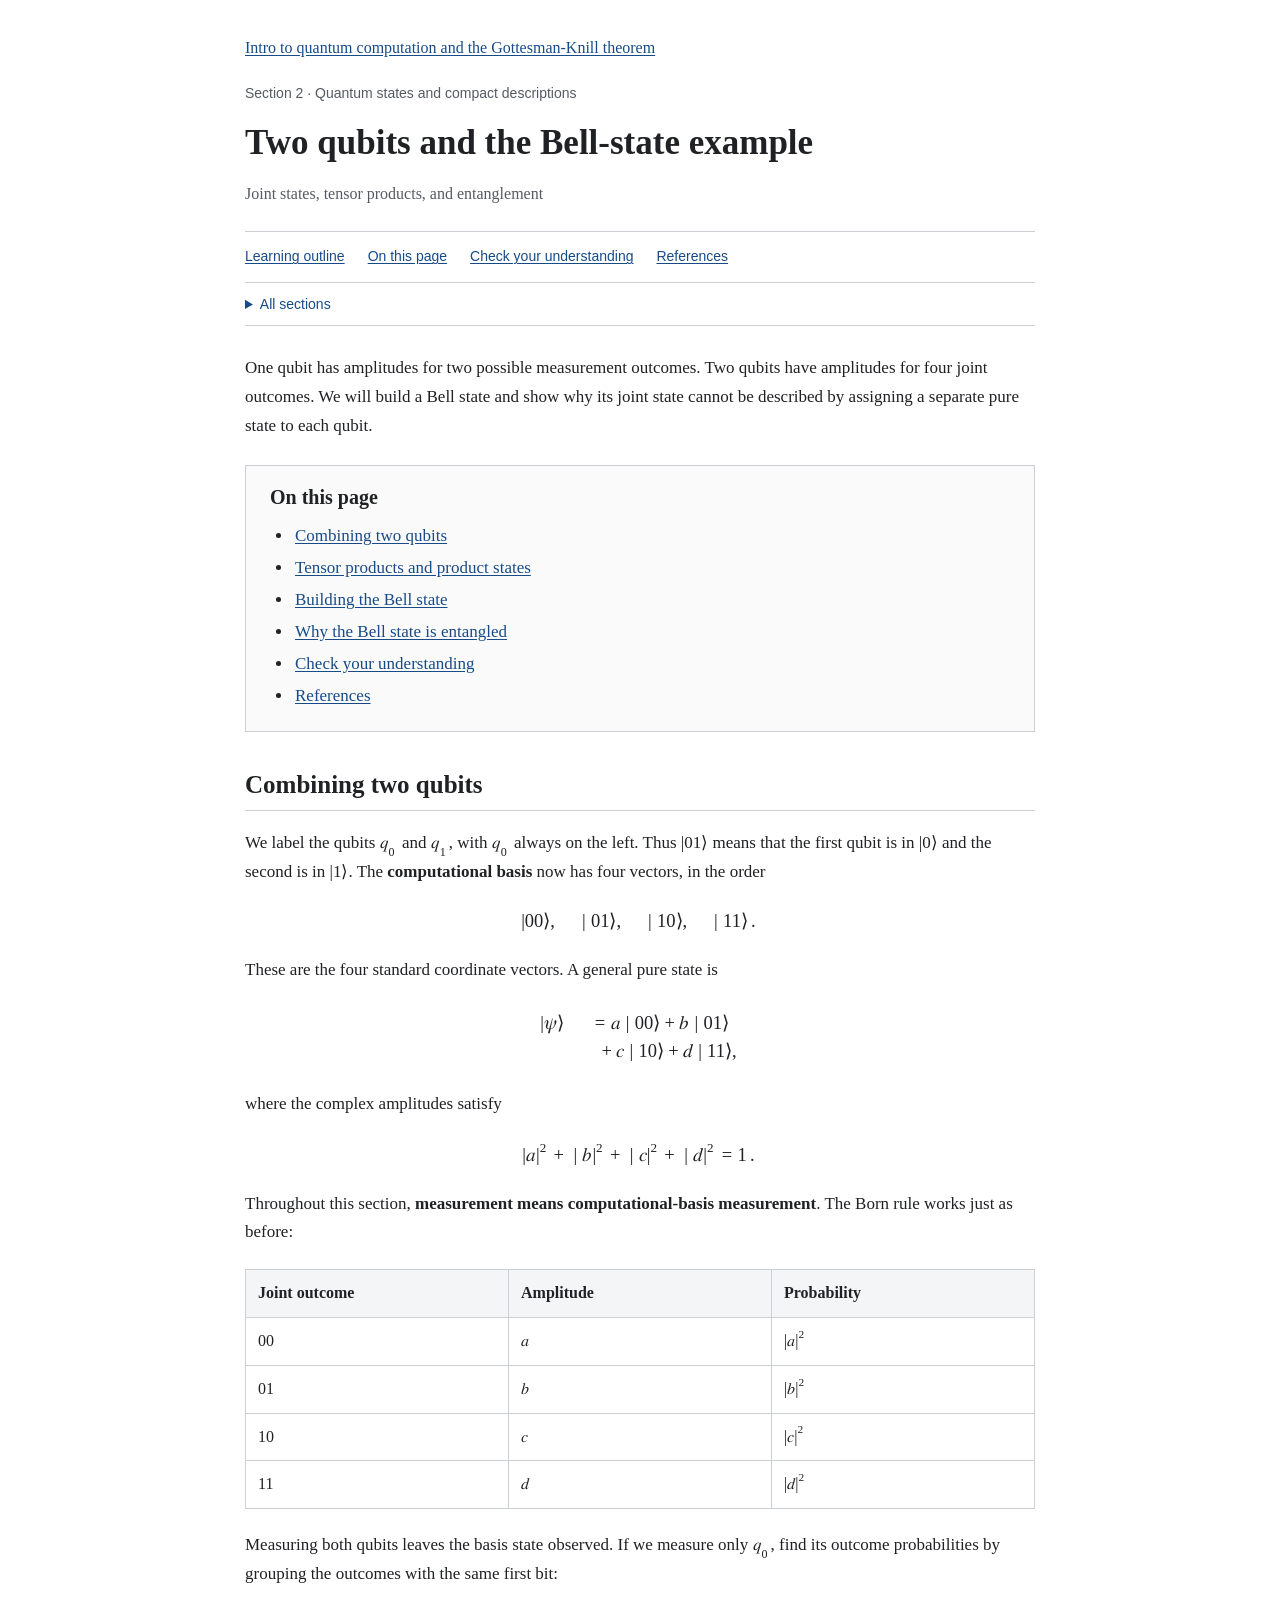
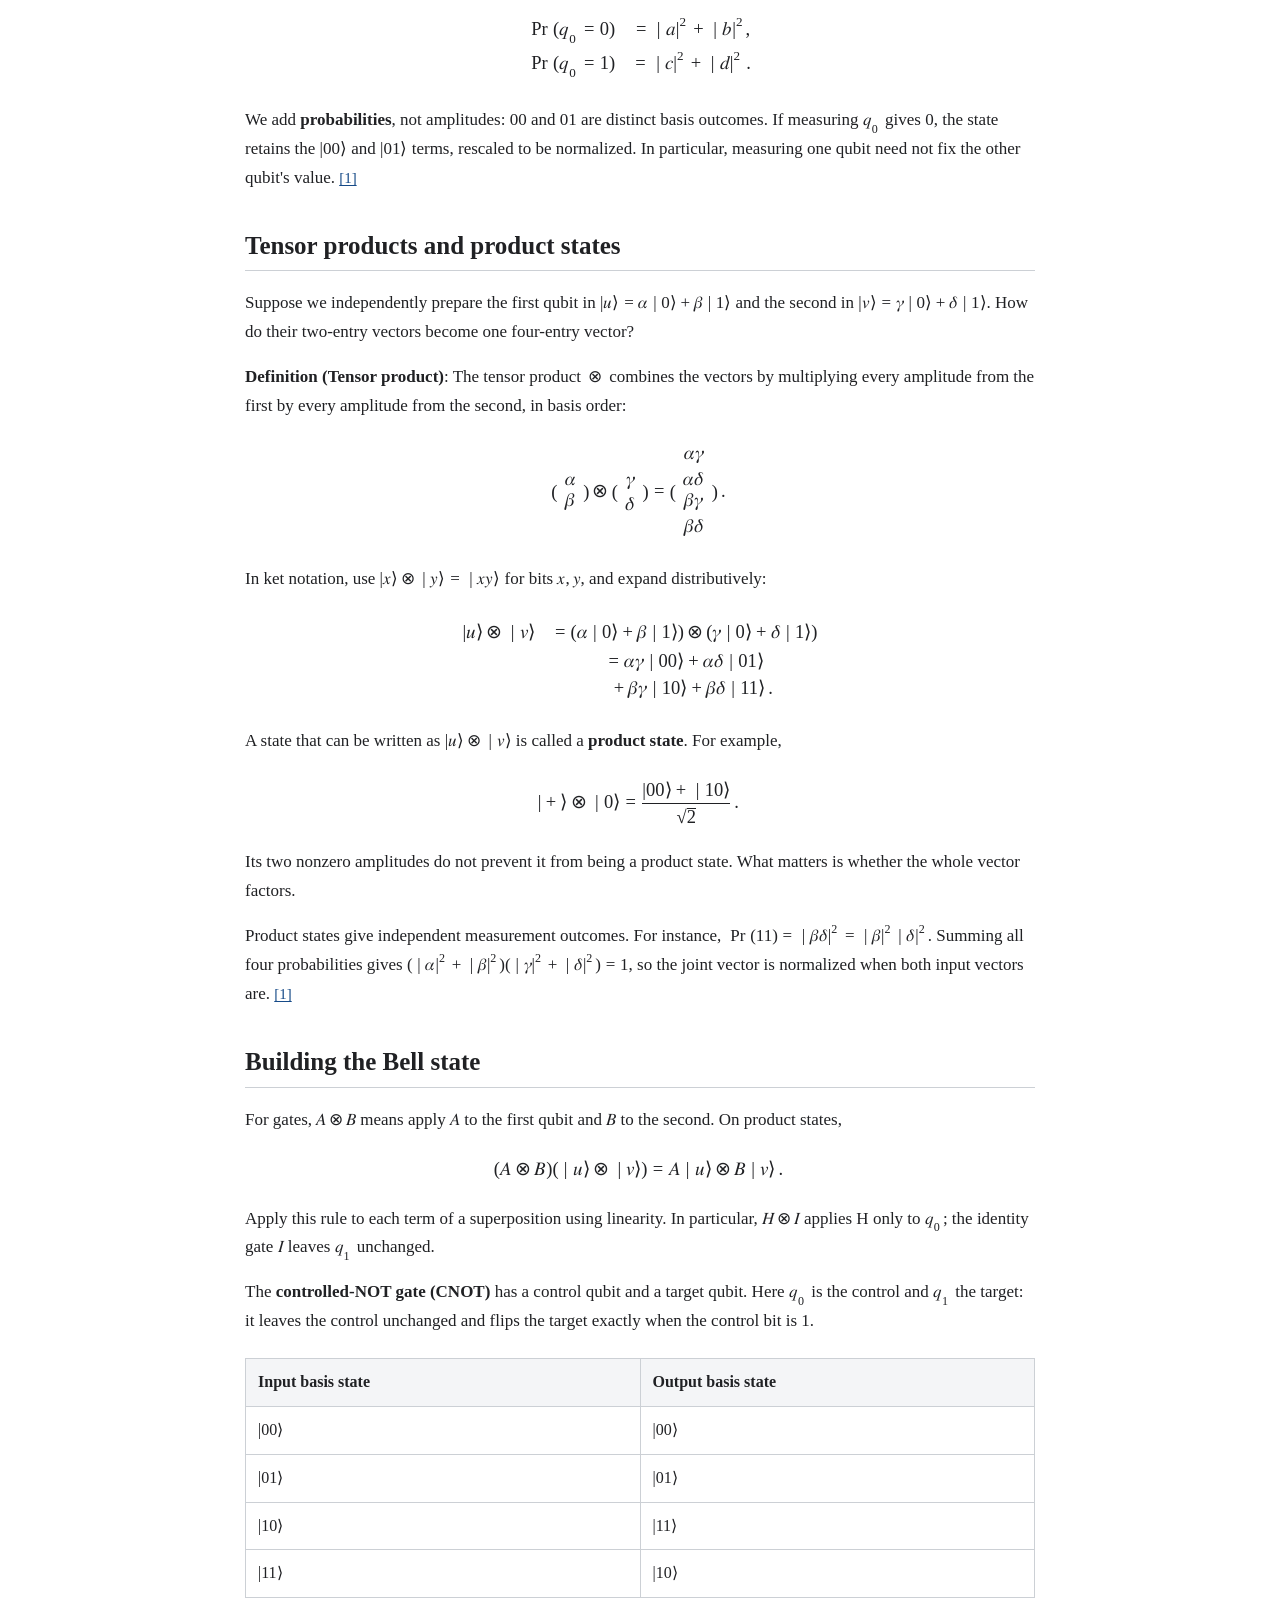
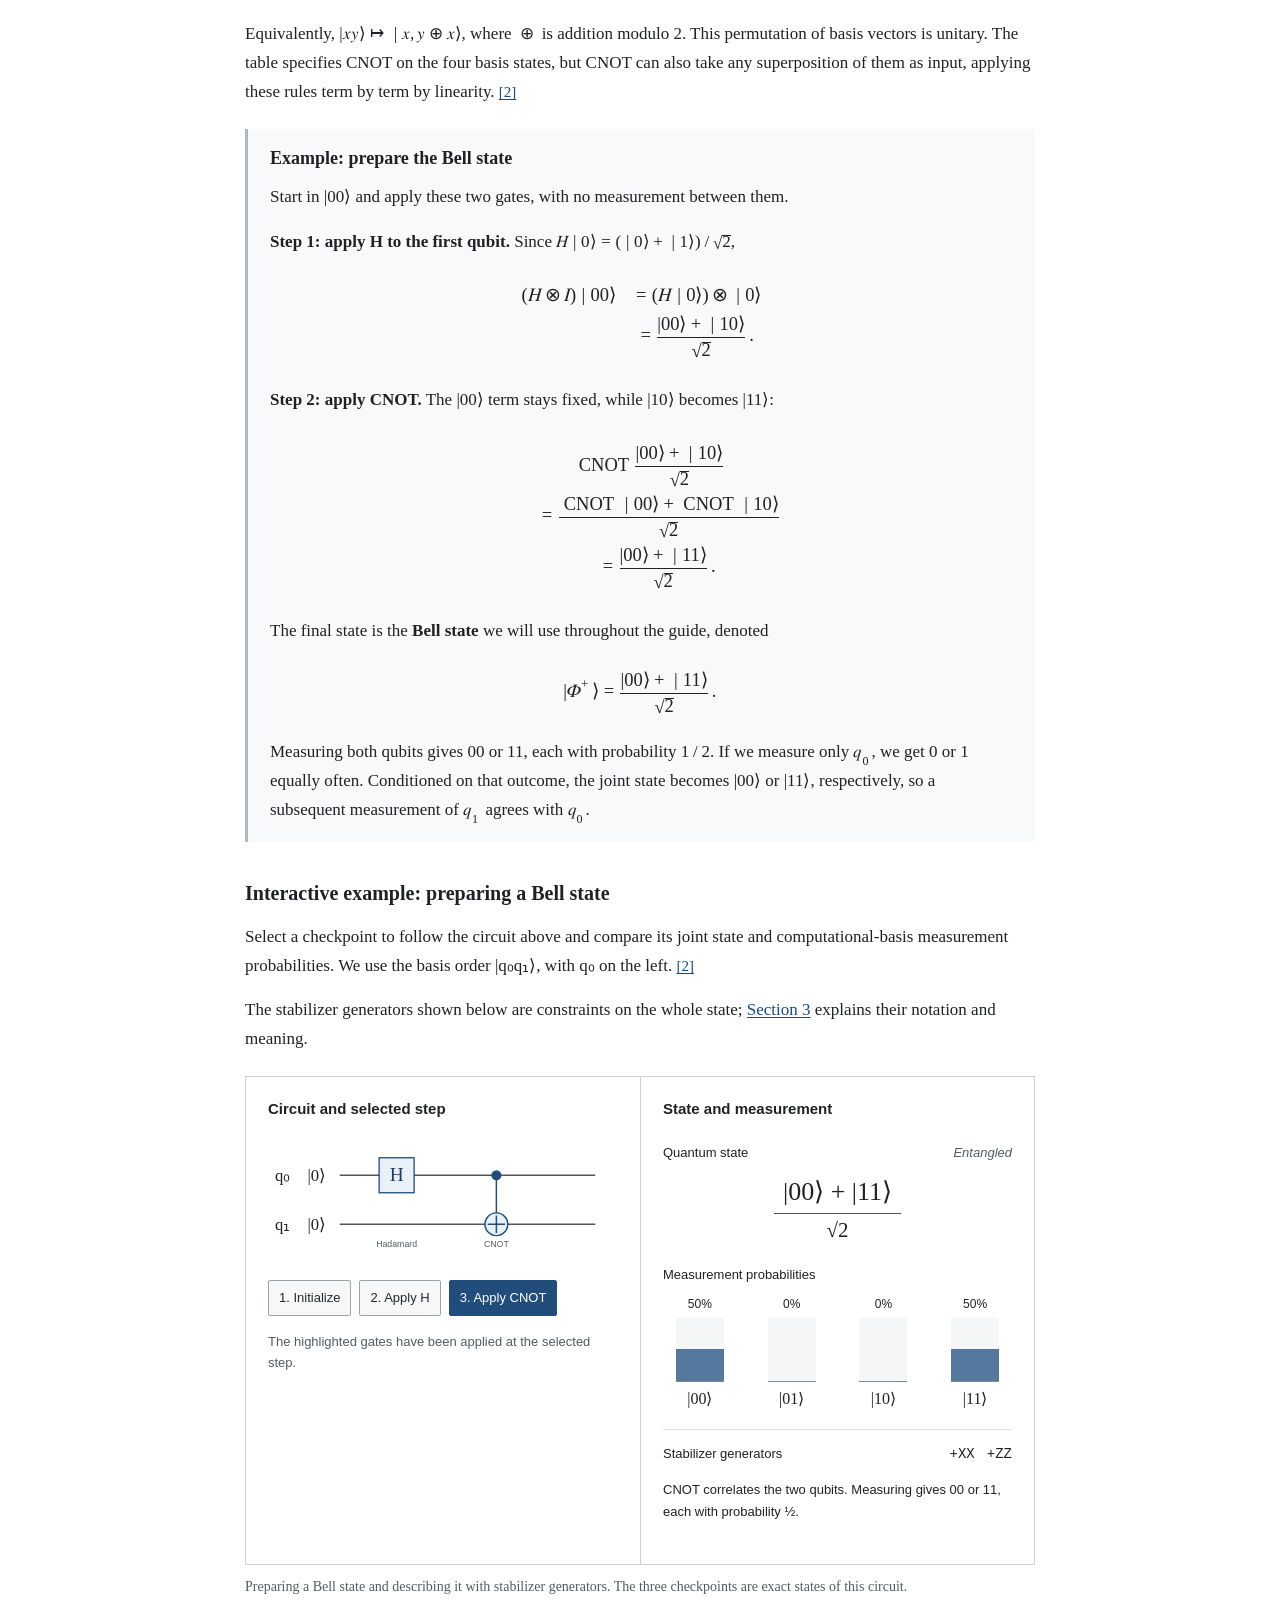
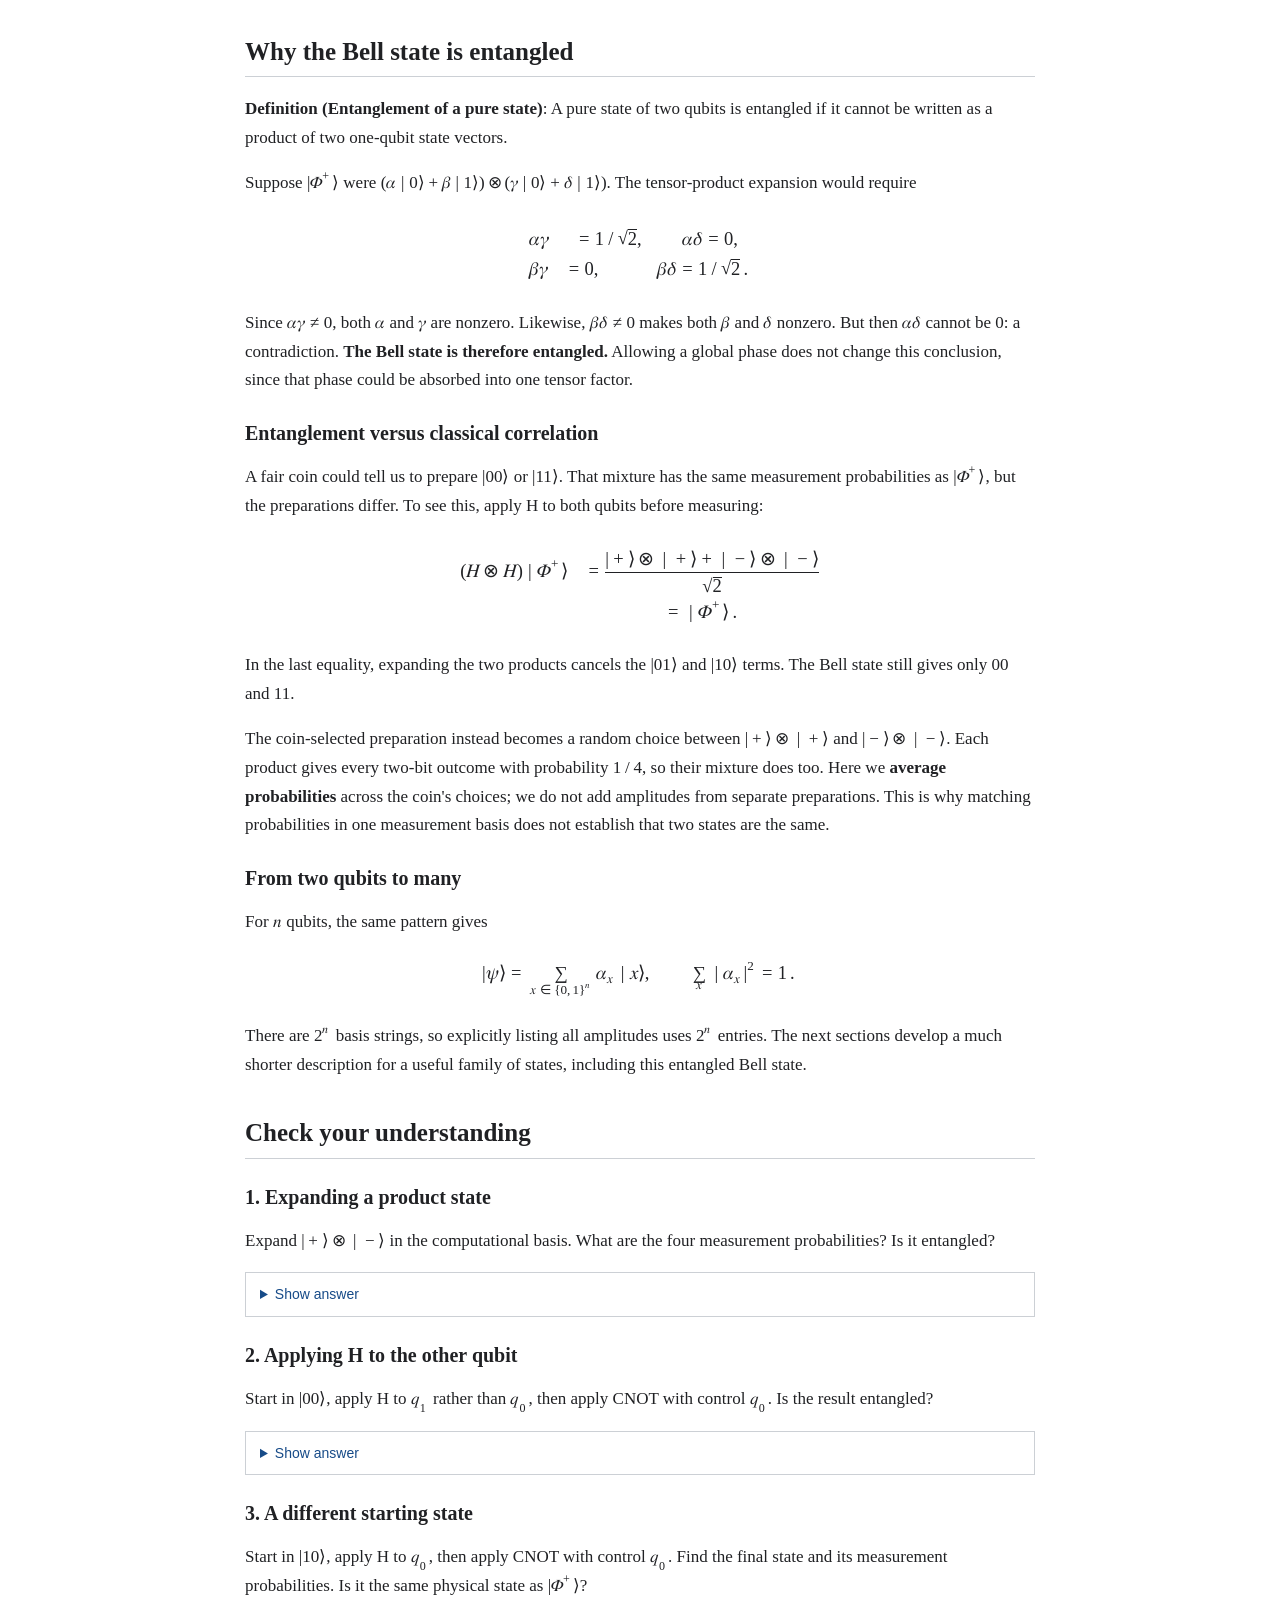
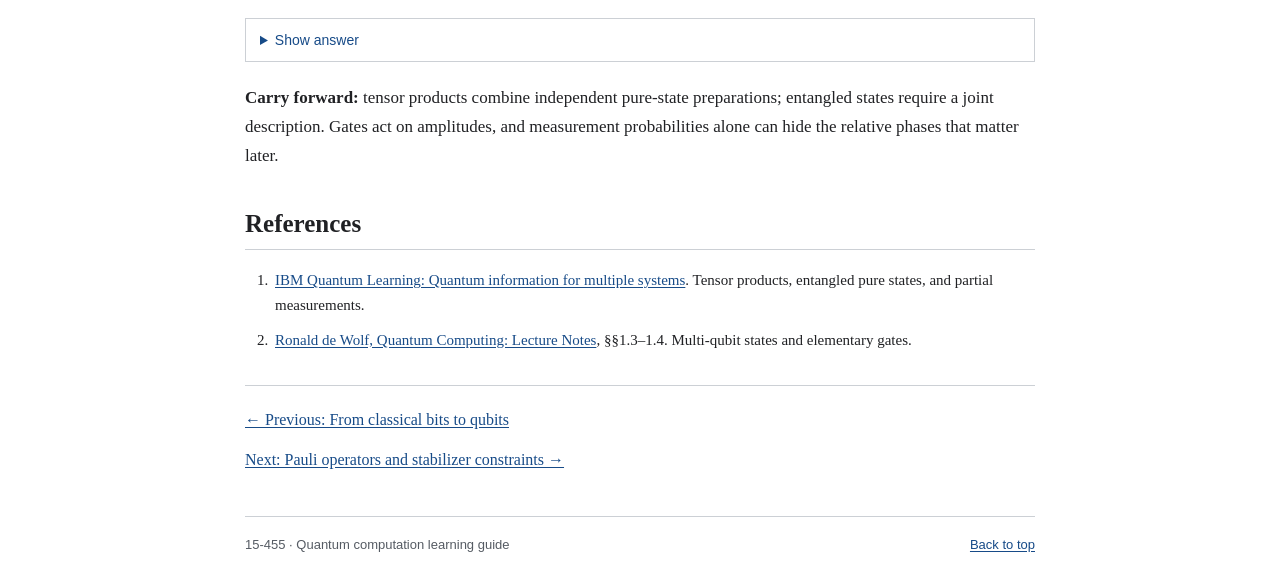
<file: two-qubits-and-bell-state.html>
<!doctype html>
<html lang="en">
<head>
  <meta charset="utf-8">
  <meta name="viewport" content="width=device-width, initial-scale=1">
  <meta name="theme-color" content="#ffffff">
  <meta name="description" content="Build two-qubit states, learn tensor products and CNOT, and prove that the Bell state is entangled.">
  <meta property="og:title" content="Two qubits and the Bell-state example">
  <meta property="og:description" content="Build two-qubit states, learn tensor products and CNOT, and prove that the Bell state is entangled.">
  <meta property="og:type" content="article">
  <meta property="og:url" content="https://l6zw32.github.io/quantum-computation/two-qubits-and-bell-state.html">
  <link rel="canonical" href="https://l6zw32.github.io/quantum-computation/two-qubits-and-bell-state.html">
  <link rel="icon" href="./favicon.svg" type="image/svg+xml">
  <link rel="stylesheet" href="./styles.css">
  <link rel="stylesheet" href="./lesson.css">
  <script src="./app.js" defer></script>
  <title>Two qubits and the Bell-state example | Intro to quantum computation and the Gottesman-Knill theorem</title>
</head>
<body id="top">
  <a class="skip-link" href="#main">Skip to content</a>
  <div class="page lesson-page">
    <header class="site-header">
      <p class="guide-title"><a href="./">Intro to quantum computation and the Gottesman-Knill theorem</a></p>
      <p class="course-label">Section 2 · Quantum states and compact descriptions</p>
      <h1>Two qubits and the Bell-state example</h1>
      <p class="page-subtitle">Joint states, tensor products, and entanglement</p>
      <nav class="main-nav" aria-label="Guide navigation">
        <a href="./#outline">Learning outline</a>
        <a href="#contents">On this page</a>
        <a href="#practice">Check your understanding</a>
        <a href="#references">References</a>
      </nav>
      <details class="guide-sections">
        <summary>All sections</summary>
        <nav aria-label="All guide sections"><ol><li><a href="./from-bits-to-qubits.html">From classical bits to qubits</a></li>
<li><a href="./two-qubits-and-bell-state.html" aria-current="page">Two qubits and the Bell-state example</a></li>
<li><a href="./pauli-operators-and-stabilizers.html">Pauli operators and stabilizer constraints</a></li>
<li><a href="./compact-stabilizer-description.html">Why the state has a compact description</a></li>
<li><a href="./clifford-gate-updates.html">Updating generators under Clifford gates</a></li>
<li><a href="./sampling-measurements.html">Sampling the final measurements</a></li>
<li><a href="./gottesman-knill-theorem.html">The Gottesman–Knill theorem and its proof</a></li>
<li><a href="./applications-and-significance.html">Applications and significance</a></li></ol></nav>
      </details>
    </header>
    <main id="main">
      <div class="lesson-intro"><p>One qubit has amplitudes for two possible measurement outcomes. Two qubits have amplitudes for four joint outcomes. We will build a Bell state and show why its joint state cannot be described by assigning a separate pure state to each qubit.</p></div>
      <nav class="lesson-contents" id="contents" aria-labelledby="contents-title">
        <h2 id="contents-title">On this page</h2>
        <div class="toc">
<ul>
<li><a href="#combining-two-qubits">Combining two qubits</a></li>
<li><a href="#tensor-products-and-product-states">Tensor products and product states</a></li>
<li><a href="#building-the-bell-state">Building the Bell state</a></li>
<li><a href="#why-the-bell-state-is-entangled">Why the Bell state is entangled</a></li>
<li><a href="#practice">Check your understanding</a></li>
<li><a href="#references">References</a></li>
</ul>
</div>

      </nav>
      <article class="lesson-content" aria-label="Section 2: Two qubits and the Bell-state example">
        
<h2 id="combining-two-qubits">Combining two qubits</h2>
<p>We label the qubits <math xmlns="http://www.w3.org/1998/Math/MathML" display="inline"><semantics><mrow><msub><mi>q</mi><mn>0</mn></msub></mrow><annotation encoding="application/x-tex">q_0</annotation></semantics></math> and <math xmlns="http://www.w3.org/1998/Math/MathML" display="inline"><semantics><mrow><msub><mi>q</mi><mn>1</mn></msub></mrow><annotation encoding="application/x-tex">q_1</annotation></semantics></math>, with <math xmlns="http://www.w3.org/1998/Math/MathML" display="inline"><semantics><mrow><msub><mi>q</mi><mn>0</mn></msub></mrow><annotation encoding="application/x-tex">q_0</annotation></semantics></math> always on the left. Thus <math xmlns="http://www.w3.org/1998/Math/MathML" display="inline"><semantics><mrow><mo stretchy="false">&#x0007C;</mo><mn>01</mn><mi>&#x027E9;</mi></mrow><annotation encoding="application/x-tex">|01\rangle</annotation></semantics></math> means that the first qubit is in <math xmlns="http://www.w3.org/1998/Math/MathML" display="inline"><semantics><mrow><mo stretchy="false">&#x0007C;</mo><mn>0</mn><mi>&#x027E9;</mi></mrow><annotation encoding="application/x-tex">|0\rangle</annotation></semantics></math> and the second is in <math xmlns="http://www.w3.org/1998/Math/MathML" display="inline"><semantics><mrow><mo stretchy="false">&#x0007C;</mo><mn>1</mn><mi>&#x027E9;</mi></mrow><annotation encoding="application/x-tex">|1\rangle</annotation></semantics></math>. The <strong>computational basis</strong> now has four vectors, in the order</p>
<div class="equation"><math xmlns="http://www.w3.org/1998/Math/MathML" display="block"><semantics><mrow><mo stretchy="false">&#x0007C;</mo><mn>00</mn><mi>&#x027E9;</mi><mo>&#x0002C;</mo><mspace width="1em" /><mo stretchy="false">&#x0007C;</mo><mn>01</mn><mi>&#x027E9;</mi><mo>&#x0002C;</mo><mspace width="1em" /><mo stretchy="false">&#x0007C;</mo><mn>10</mn><mi>&#x027E9;</mi><mo>&#x0002C;</mo><mspace width="1em" /><mo stretchy="false">&#x0007C;</mo><mn>11</mn><mi>&#x027E9;</mi><mo>&#x0002E;</mo></mrow><annotation encoding="application/x-tex">|00\rangle,\quad |01\rangle,\quad |10\rangle,\quad |11\rangle.</annotation></semantics></math></div>
<p>These are the four standard coordinate vectors. A general pure state is</p>
<div class="equation"><math xmlns="http://www.w3.org/1998/Math/MathML" display="block"><semantics><mrow><mtable displaystyle="true" columnspacing="0em" rowspacing="3pt"><mtr><mtd columnalign="right"><mo stretchy="false">&#x0007C;</mo><mi>&#x003C8;</mi><mi>&#x027E9;</mi></mtd><mtd columnalign="left"><mi /><mo>&#x0003D;</mo><mi>a</mi><mo stretchy="false">&#x0007C;</mo><mn>00</mn><mi>&#x027E9;</mi><mo>&#x0002B;</mo><mi>b</mi><mo stretchy="false">&#x0007C;</mo><mn>01</mn><mi>&#x027E9;</mi></mtd></mtr><mtr><mtd columnalign="right" /><mtd columnalign="left"><mi /><mspace width="1em" /><mo>&#x0002B;</mo><mi>c</mi><mo stretchy="false">&#x0007C;</mo><mn>10</mn><mi>&#x027E9;</mi><mo>&#x0002B;</mo><mi>d</mi><mo stretchy="false">&#x0007C;</mo><mn>11</mn><mi>&#x027E9;</mi><mo>&#x0002C;</mo></mtd></mtr></mtable></mrow><annotation encoding="application/x-tex">\begin{split}
|\psi\rangle&amp;=a|00\rangle+b|01\rangle\\
&amp;\quad+c|10\rangle+d|11\rangle,
\end{split}</annotation></semantics></math></div>
<p>where the complex amplitudes satisfy</p>
<div class="equation"><math xmlns="http://www.w3.org/1998/Math/MathML" display="block"><semantics><mrow><mo stretchy="false">&#x0007C;</mo><mi>a</mi><msup><mo stretchy="false">&#x0007C;</mo><mn>2</mn></msup><mo>&#x0002B;</mo><mo stretchy="false">&#x0007C;</mo><mi>b</mi><msup><mo stretchy="false">&#x0007C;</mo><mn>2</mn></msup><mo>&#x0002B;</mo><mo stretchy="false">&#x0007C;</mo><mi>c</mi><msup><mo stretchy="false">&#x0007C;</mo><mn>2</mn></msup><mo>&#x0002B;</mo><mo stretchy="false">&#x0007C;</mo><mi>d</mi><msup><mo stretchy="false">&#x0007C;</mo><mn>2</mn></msup><mo>&#x0003D;</mo><mn>1</mn><mo>&#x0002E;</mo></mrow><annotation encoding="application/x-tex">|a|^2+|b|^2+|c|^2+|d|^2=1.</annotation></semantics></math></div>
<p>Throughout this section, <strong>measurement means computational-basis measurement</strong>. The Born rule works just as before:</p>
<table class="comparison-table">
<thead>
<tr>
<th scope="col">Joint outcome</th>
<th scope="col">Amplitude</th>
<th scope="col">Probability</th>
</tr>
</thead>
<tbody>
<tr>
<td><math xmlns="http://www.w3.org/1998/Math/MathML" display="inline"><semantics><mrow><mn>00</mn></mrow><annotation encoding="application/x-tex">00</annotation></semantics></math></td>
<td><math xmlns="http://www.w3.org/1998/Math/MathML" display="inline"><semantics><mrow><mi>a</mi></mrow><annotation encoding="application/x-tex">a</annotation></semantics></math></td>
<td><math xmlns="http://www.w3.org/1998/Math/MathML" display="inline"><semantics><mrow><mo stretchy="false">&#x0007C;</mo><mi>a</mi><msup><mo stretchy="false">&#x0007C;</mo><mn>2</mn></msup></mrow><annotation encoding="application/x-tex">|a|^2</annotation></semantics></math></td>
</tr>
<tr>
<td><math xmlns="http://www.w3.org/1998/Math/MathML" display="inline"><semantics><mrow><mn>01</mn></mrow><annotation encoding="application/x-tex">01</annotation></semantics></math></td>
<td><math xmlns="http://www.w3.org/1998/Math/MathML" display="inline"><semantics><mrow><mi>b</mi></mrow><annotation encoding="application/x-tex">b</annotation></semantics></math></td>
<td><math xmlns="http://www.w3.org/1998/Math/MathML" display="inline"><semantics><mrow><mo stretchy="false">&#x0007C;</mo><mi>b</mi><msup><mo stretchy="false">&#x0007C;</mo><mn>2</mn></msup></mrow><annotation encoding="application/x-tex">|b|^2</annotation></semantics></math></td>
</tr>
<tr>
<td><math xmlns="http://www.w3.org/1998/Math/MathML" display="inline"><semantics><mrow><mn>10</mn></mrow><annotation encoding="application/x-tex">10</annotation></semantics></math></td>
<td><math xmlns="http://www.w3.org/1998/Math/MathML" display="inline"><semantics><mrow><mi>c</mi></mrow><annotation encoding="application/x-tex">c</annotation></semantics></math></td>
<td><math xmlns="http://www.w3.org/1998/Math/MathML" display="inline"><semantics><mrow><mo stretchy="false">&#x0007C;</mo><mi>c</mi><msup><mo stretchy="false">&#x0007C;</mo><mn>2</mn></msup></mrow><annotation encoding="application/x-tex">|c|^2</annotation></semantics></math></td>
</tr>
<tr>
<td><math xmlns="http://www.w3.org/1998/Math/MathML" display="inline"><semantics><mrow><mn>11</mn></mrow><annotation encoding="application/x-tex">11</annotation></semantics></math></td>
<td><math xmlns="http://www.w3.org/1998/Math/MathML" display="inline"><semantics><mrow><mi>d</mi></mrow><annotation encoding="application/x-tex">d</annotation></semantics></math></td>
<td><math xmlns="http://www.w3.org/1998/Math/MathML" display="inline"><semantics><mrow><mo stretchy="false">&#x0007C;</mo><mi>d</mi><msup><mo stretchy="false">&#x0007C;</mo><mn>2</mn></msup></mrow><annotation encoding="application/x-tex">|d|^2</annotation></semantics></math></td>
</tr>
</tbody>
</table>
<p>Measuring both qubits leaves the basis state observed. If we measure only <math xmlns="http://www.w3.org/1998/Math/MathML" display="inline"><semantics><mrow><msub><mi>q</mi><mn>0</mn></msub></mrow><annotation encoding="application/x-tex">q_0</annotation></semantics></math>, find its outcome probabilities by grouping the outcomes with the same first bit:</p>
<div class="equation"><math xmlns="http://www.w3.org/1998/Math/MathML" display="block"><semantics><mrow><mtable displaystyle="true" columnspacing="0em" rowspacing="3pt"><mtr><mtd columnalign="right"><mo movablelimits="true">Pr</mo><mo stretchy="false">&#x00028;</mo><msub><mi>q</mi><mn>0</mn></msub><mo>&#x0003D;</mo><mn>0</mn><mo stretchy="false">&#x00029;</mo></mtd><mtd columnalign="left"><mi /><mo>&#x0003D;</mo><mo stretchy="false">&#x0007C;</mo><mi>a</mi><msup><mo stretchy="false">&#x0007C;</mo><mn>2</mn></msup><mo>&#x0002B;</mo><mo stretchy="false">&#x0007C;</mo><mi>b</mi><msup><mo stretchy="false">&#x0007C;</mo><mn>2</mn></msup><mo>&#x0002C;</mo></mtd></mtr><mtr><mtd columnalign="right"><mo movablelimits="true">Pr</mo><mo stretchy="false">&#x00028;</mo><msub><mi>q</mi><mn>0</mn></msub><mo>&#x0003D;</mo><mn>1</mn><mo stretchy="false">&#x00029;</mo></mtd><mtd columnalign="left"><mi /><mo>&#x0003D;</mo><mo stretchy="false">&#x0007C;</mo><mi>c</mi><msup><mo stretchy="false">&#x0007C;</mo><mn>2</mn></msup><mo>&#x0002B;</mo><mo stretchy="false">&#x0007C;</mo><mi>d</mi><msup><mo stretchy="false">&#x0007C;</mo><mn>2</mn></msup><mo>&#x0002E;</mo></mtd></mtr></mtable></mrow><annotation encoding="application/x-tex">\begin{split}
\Pr(q_0=0)&amp;=|a|^2+|b|^2,\\
\Pr(q_0=1)&amp;=|c|^2+|d|^2.
\end{split}</annotation></semantics></math></div>
<p>We add <strong>probabilities</strong>, not amplitudes: <math xmlns="http://www.w3.org/1998/Math/MathML" display="inline"><semantics><mrow><mn>00</mn></mrow><annotation encoding="application/x-tex">00</annotation></semantics></math> and <math xmlns="http://www.w3.org/1998/Math/MathML" display="inline"><semantics><mrow><mn>01</mn></mrow><annotation encoding="application/x-tex">01</annotation></semantics></math> are distinct basis outcomes. If measuring <math xmlns="http://www.w3.org/1998/Math/MathML" display="inline"><semantics><mrow><msub><mi>q</mi><mn>0</mn></msub></mrow><annotation encoding="application/x-tex">q_0</annotation></semantics></math> gives 0, the state retains the <math xmlns="http://www.w3.org/1998/Math/MathML" display="inline"><semantics><mrow><mo stretchy="false">&#x0007C;</mo><mn>00</mn><mi>&#x027E9;</mi></mrow><annotation encoding="application/x-tex">|00\rangle</annotation></semantics></math> and <math xmlns="http://www.w3.org/1998/Math/MathML" display="inline"><semantics><mrow><mo stretchy="false">&#x0007C;</mo><mn>01</mn><mi>&#x027E9;</mi></mrow><annotation encoding="application/x-tex">|01\rangle</annotation></semantics></math> terms, rescaled to be normalized. In particular, measuring one qubit need not fix the other qubit's value. <a class="reference-link" href="#ref-1" aria-label="Reference 1">[1]</a></p>
<h2 id="tensor-products-and-product-states">Tensor products and product states</h2>
<p>Suppose we independently prepare the first qubit in <math xmlns="http://www.w3.org/1998/Math/MathML" display="inline"><semantics><mrow><mo stretchy="false">&#x0007C;</mo><mi>u</mi><mi>&#x027E9;</mi><mo>&#x0003D;</mo><mi>&#x003B1;</mi><mo stretchy="false">&#x0007C;</mo><mn>0</mn><mi>&#x027E9;</mi><mo>&#x0002B;</mo><mi>&#x003B2;</mi><mo stretchy="false">&#x0007C;</mo><mn>1</mn><mi>&#x027E9;</mi></mrow><annotation encoding="application/x-tex">|u\rangle=\alpha|0\rangle+\beta|1\rangle</annotation></semantics></math> and the second in <math xmlns="http://www.w3.org/1998/Math/MathML" display="inline"><semantics><mrow><mo stretchy="false">&#x0007C;</mo><mi>v</mi><mi>&#x027E9;</mi><mo>&#x0003D;</mo><mi>&#x003B3;</mi><mo stretchy="false">&#x0007C;</mo><mn>0</mn><mi>&#x027E9;</mi><mo>&#x0002B;</mo><mi>&#x003B4;</mi><mo stretchy="false">&#x0007C;</mo><mn>1</mn><mi>&#x027E9;</mi></mrow><annotation encoding="application/x-tex">|v\rangle=\gamma|0\rangle+\delta|1\rangle</annotation></semantics></math>. How do their two-entry vectors become one four-entry vector?</p>
<p><strong>Definition (Tensor product)</strong>: The tensor product <math xmlns="http://www.w3.org/1998/Math/MathML" display="inline"><semantics><mrow><mo>&#x02297;</mo></mrow><annotation encoding="application/x-tex">\otimes</annotation></semantics></math> combines the vectors by multiplying every amplitude from the first by every amplitude from the second, in basis order:</p>
<div class="equation"><math xmlns="http://www.w3.org/1998/Math/MathML" display="block"><semantics><mrow><mo>&#x00028;</mo><mtable><mtr><mtd><mi>&#x003B1;</mi></mtd></mtr><mtr><mtd><mi>&#x003B2;</mi></mtd></mtr></mtable><mo>&#x00029;</mo><mo>&#x02297;</mo><mo>&#x00028;</mo><mtable><mtr><mtd><mi>&#x003B3;</mi></mtd></mtr><mtr><mtd><mi>&#x003B4;</mi></mtd></mtr></mtable><mo>&#x00029;</mo><mo>&#x0003D;</mo><mo>&#x00028;</mo><mtable><mtr><mtd><mi>&#x003B1;</mi><mi>&#x003B3;</mi></mtd></mtr><mtr><mtd><mi>&#x003B1;</mi><mi>&#x003B4;</mi></mtd></mtr><mtr><mtd><mi>&#x003B2;</mi><mi>&#x003B3;</mi></mtd></mtr><mtr><mtd><mi>&#x003B2;</mi><mi>&#x003B4;</mi></mtd></mtr></mtable><mo>&#x00029;</mo><mo>&#x0002E;</mo></mrow><annotation encoding="application/x-tex">\begin{pmatrix}\alpha\\\beta\end{pmatrix}\otimes
\begin{pmatrix}\gamma\\\delta\end{pmatrix}
=\begin{pmatrix}\alpha\gamma\\\alpha\delta\\\beta\gamma\\\beta\delta\end{pmatrix}.</annotation></semantics></math></div>
<p>In ket notation, use <math xmlns="http://www.w3.org/1998/Math/MathML" display="inline"><semantics><mrow><mo stretchy="false">&#x0007C;</mo><mi>x</mi><mi>&#x027E9;</mi><mo>&#x02297;</mo><mo stretchy="false">&#x0007C;</mo><mi>y</mi><mi>&#x027E9;</mi><mo>&#x0003D;</mo><mo stretchy="false">&#x0007C;</mo><mi>x</mi><mi>y</mi><mi>&#x027E9;</mi></mrow><annotation encoding="application/x-tex">|x\rangle\otimes|y\rangle=|xy\rangle</annotation></semantics></math> for bits <math xmlns="http://www.w3.org/1998/Math/MathML" display="inline"><semantics><mrow><mi>x</mi><mo>&#x0002C;</mo><mi>y</mi></mrow><annotation encoding="application/x-tex">x,y</annotation></semantics></math>, and expand distributively:</p>
<div class="equation"><math xmlns="http://www.w3.org/1998/Math/MathML" display="block"><semantics><mrow><mtable displaystyle="true" columnspacing="0em" rowspacing="3pt"><mtr><mtd columnalign="right"><mo stretchy="false">&#x0007C;</mo><mi>u</mi><mi>&#x027E9;</mi><mo>&#x02297;</mo><mo stretchy="false">&#x0007C;</mo><mi>v</mi><mi>&#x027E9;</mi></mtd><mtd columnalign="left"><mi /><mo>&#x0003D;</mo><mo stretchy="false">&#x00028;</mo><mi>&#x003B1;</mi><mo stretchy="false">&#x0007C;</mo><mn>0</mn><mi>&#x027E9;</mi><mo>&#x0002B;</mo><mi>&#x003B2;</mi><mo stretchy="false">&#x0007C;</mo><mn>1</mn><mi>&#x027E9;</mi><mo stretchy="false">&#x00029;</mo><mo>&#x02297;</mo><mo stretchy="false">&#x00028;</mo><mi>&#x003B3;</mi><mo stretchy="false">&#x0007C;</mo><mn>0</mn><mi>&#x027E9;</mi><mo>&#x0002B;</mo><mi>&#x003B4;</mi><mo stretchy="false">&#x0007C;</mo><mn>1</mn><mi>&#x027E9;</mi><mo stretchy="false">&#x00029;</mo></mtd></mtr><mtr><mtd columnalign="right" /><mtd columnalign="left"><mi /><mo>&#x0003D;</mo><mi>&#x003B1;</mi><mi>&#x003B3;</mi><mo stretchy="false">&#x0007C;</mo><mn>00</mn><mi>&#x027E9;</mi><mo>&#x0002B;</mo><mi>&#x003B1;</mi><mi>&#x003B4;</mi><mo stretchy="false">&#x0007C;</mo><mn>01</mn><mi>&#x027E9;</mi></mtd></mtr><mtr><mtd columnalign="right" /><mtd columnalign="left"><mi /><mspace width="1em" /><mo>&#x0002B;</mo><mi>&#x003B2;</mi><mi>&#x003B3;</mi><mo stretchy="false">&#x0007C;</mo><mn>10</mn><mi>&#x027E9;</mi><mo>&#x0002B;</mo><mi>&#x003B2;</mi><mi>&#x003B4;</mi><mo stretchy="false">&#x0007C;</mo><mn>11</mn><mi>&#x027E9;</mi><mo>&#x0002E;</mo></mtd></mtr></mtable></mrow><annotation encoding="application/x-tex">\begin{split}
|u\rangle\otimes|v\rangle
&amp;=(\alpha|0\rangle+\beta|1\rangle)\otimes(\gamma|0\rangle+\delta|1\rangle)\\
&amp;=\alpha\gamma|00\rangle+\alpha\delta|01\rangle\\
&amp;\quad+\beta\gamma|10\rangle+\beta\delta|11\rangle.
\end{split}</annotation></semantics></math></div>
<p>A state that can be written as <math xmlns="http://www.w3.org/1998/Math/MathML" display="inline"><semantics><mrow><mo stretchy="false">&#x0007C;</mo><mi>u</mi><mi>&#x027E9;</mi><mo>&#x02297;</mo><mo stretchy="false">&#x0007C;</mo><mi>v</mi><mi>&#x027E9;</mi></mrow><annotation encoding="application/x-tex">|u\rangle\otimes|v\rangle</annotation></semantics></math> is called a <strong>product state</strong>. For example,</p>
<div class="equation"><math xmlns="http://www.w3.org/1998/Math/MathML" display="block"><semantics><mrow><mo stretchy="false">&#x0007C;</mo><mo>&#x0002B;</mo><mi>&#x027E9;</mi><mo>&#x02297;</mo><mo stretchy="false">&#x0007C;</mo><mn>0</mn><mi>&#x027E9;</mi><mo>&#x0003D;</mo><mfrac><mrow><mo stretchy="false">&#x0007C;</mo><mn>00</mn><mi>&#x027E9;</mi><mo>&#x0002B;</mo><mo stretchy="false">&#x0007C;</mo><mn>10</mn><mi>&#x027E9;</mi></mrow><mrow><msqrt><mn>2</mn></msqrt></mrow></mfrac><mo>&#x0002E;</mo></mrow><annotation encoding="application/x-tex">|+\rangle\otimes|0\rangle
=\frac{|00\rangle+|10\rangle}{\sqrt2}.</annotation></semantics></math></div>
<p>Its two nonzero amplitudes do not prevent it from being a product state. What matters is whether the whole vector factors.</p>
<p>Product states give independent measurement outcomes. For instance, <math xmlns="http://www.w3.org/1998/Math/MathML" display="inline"><semantics><mrow><mo movablelimits="true">Pr</mo><mo stretchy="false">&#x00028;</mo><mn>11</mn><mo stretchy="false">&#x00029;</mo><mo>&#x0003D;</mo><mo stretchy="false">&#x0007C;</mo><mi>&#x003B2;</mi><mi>&#x003B4;</mi><msup><mo stretchy="false">&#x0007C;</mo><mn>2</mn></msup><mo>&#x0003D;</mo><mo stretchy="false">&#x0007C;</mo><mi>&#x003B2;</mi><msup><mo stretchy="false">&#x0007C;</mo><mn>2</mn></msup><mo stretchy="false">&#x0007C;</mo><mi>&#x003B4;</mi><msup><mo stretchy="false">&#x0007C;</mo><mn>2</mn></msup></mrow><annotation encoding="application/x-tex">\Pr(11)=|\beta\delta|^2=|\beta|^2|\delta|^2</annotation></semantics></math>. Summing all four probabilities gives <math xmlns="http://www.w3.org/1998/Math/MathML" display="inline"><semantics><mrow><mo stretchy="false">&#x00028;</mo><mo stretchy="false">&#x0007C;</mo><mi>&#x003B1;</mi><msup><mo stretchy="false">&#x0007C;</mo><mn>2</mn></msup><mo>&#x0002B;</mo><mo stretchy="false">&#x0007C;</mo><mi>&#x003B2;</mi><msup><mo stretchy="false">&#x0007C;</mo><mn>2</mn></msup><mo stretchy="false">&#x00029;</mo><mo stretchy="false">&#x00028;</mo><mo stretchy="false">&#x0007C;</mo><mi>&#x003B3;</mi><msup><mo stretchy="false">&#x0007C;</mo><mn>2</mn></msup><mo>&#x0002B;</mo><mo stretchy="false">&#x0007C;</mo><mi>&#x003B4;</mi><msup><mo stretchy="false">&#x0007C;</mo><mn>2</mn></msup><mo stretchy="false">&#x00029;</mo><mo>&#x0003D;</mo><mn>1</mn></mrow><annotation encoding="application/x-tex">(|\alpha|^2+|\beta|^2)(|\gamma|^2+|\delta|^2)=1</annotation></semantics></math>, so the joint vector is normalized when both input vectors are. <a class="reference-link" href="#ref-1" aria-label="Reference 1">[1]</a></p>
<h2 id="building-the-bell-state">Building the Bell state</h2>
<p>For gates, <math xmlns="http://www.w3.org/1998/Math/MathML" display="inline"><semantics><mrow><mi>A</mi><mo>&#x02297;</mo><mi>B</mi></mrow><annotation encoding="application/x-tex">A\otimes B</annotation></semantics></math> means apply <math xmlns="http://www.w3.org/1998/Math/MathML" display="inline"><semantics><mrow><mi>A</mi></mrow><annotation encoding="application/x-tex">A</annotation></semantics></math> to the first qubit and <math xmlns="http://www.w3.org/1998/Math/MathML" display="inline"><semantics><mrow><mi>B</mi></mrow><annotation encoding="application/x-tex">B</annotation></semantics></math> to the second. On product states,</p>
<div class="equation"><math xmlns="http://www.w3.org/1998/Math/MathML" display="block"><semantics><mrow><mo stretchy="false">&#x00028;</mo><mi>A</mi><mo>&#x02297;</mo><mi>B</mi><mo stretchy="false">&#x00029;</mo><mo stretchy="false">&#x00028;</mo><mo stretchy="false">&#x0007C;</mo><mi>u</mi><mi>&#x027E9;</mi><mo>&#x02297;</mo><mo stretchy="false">&#x0007C;</mo><mi>v</mi><mi>&#x027E9;</mi><mo stretchy="false">&#x00029;</mo><mo>&#x0003D;</mo><mi>A</mi><mo stretchy="false">&#x0007C;</mo><mi>u</mi><mi>&#x027E9;</mi><mo>&#x02297;</mo><mi>B</mi><mo stretchy="false">&#x0007C;</mo><mi>v</mi><mi>&#x027E9;</mi><mo>&#x0002E;</mo></mrow><annotation encoding="application/x-tex">(A\otimes B)(|u\rangle\otimes|v\rangle)
=A|u\rangle\otimes B|v\rangle.</annotation></semantics></math></div>
<p>Apply this rule to each term of a superposition using linearity. In particular, <math xmlns="http://www.w3.org/1998/Math/MathML" display="inline"><semantics><mrow><mi>H</mi><mo>&#x02297;</mo><mi>I</mi></mrow><annotation encoding="application/x-tex">H\otimes I</annotation></semantics></math> applies H only to <math xmlns="http://www.w3.org/1998/Math/MathML" display="inline"><semantics><mrow><msub><mi>q</mi><mn>0</mn></msub></mrow><annotation encoding="application/x-tex">q_0</annotation></semantics></math>; the identity gate <math xmlns="http://www.w3.org/1998/Math/MathML" display="inline"><semantics><mrow><mi>I</mi></mrow><annotation encoding="application/x-tex">I</annotation></semantics></math> leaves <math xmlns="http://www.w3.org/1998/Math/MathML" display="inline"><semantics><mrow><msub><mi>q</mi><mn>1</mn></msub></mrow><annotation encoding="application/x-tex">q_1</annotation></semantics></math> unchanged.</p>
<p>The <strong>controlled-NOT gate (CNOT)</strong> has a control qubit and a target qubit. Here <math xmlns="http://www.w3.org/1998/Math/MathML" display="inline"><semantics><mrow><msub><mi>q</mi><mn>0</mn></msub></mrow><annotation encoding="application/x-tex">q_0</annotation></semantics></math> is the control and <math xmlns="http://www.w3.org/1998/Math/MathML" display="inline"><semantics><mrow><msub><mi>q</mi><mn>1</mn></msub></mrow><annotation encoding="application/x-tex">q_1</annotation></semantics></math> the target: it leaves the control unchanged and flips the target exactly when the control bit is 1.</p>
<table class="comparison-table">
<thead>
<tr>
<th scope="col">Input basis state</th>
<th scope="col">Output basis state</th>
</tr>
</thead>
<tbody>
<tr>
<td><math xmlns="http://www.w3.org/1998/Math/MathML" display="inline"><semantics><mrow><mo stretchy="false">&#x0007C;</mo><mn>00</mn><mi>&#x027E9;</mi></mrow><annotation encoding="application/x-tex">|00\rangle</annotation></semantics></math></td>
<td><math xmlns="http://www.w3.org/1998/Math/MathML" display="inline"><semantics><mrow><mo stretchy="false">&#x0007C;</mo><mn>00</mn><mi>&#x027E9;</mi></mrow><annotation encoding="application/x-tex">|00\rangle</annotation></semantics></math></td>
</tr>
<tr>
<td><math xmlns="http://www.w3.org/1998/Math/MathML" display="inline"><semantics><mrow><mo stretchy="false">&#x0007C;</mo><mn>01</mn><mi>&#x027E9;</mi></mrow><annotation encoding="application/x-tex">|01\rangle</annotation></semantics></math></td>
<td><math xmlns="http://www.w3.org/1998/Math/MathML" display="inline"><semantics><mrow><mo stretchy="false">&#x0007C;</mo><mn>01</mn><mi>&#x027E9;</mi></mrow><annotation encoding="application/x-tex">|01\rangle</annotation></semantics></math></td>
</tr>
<tr>
<td><math xmlns="http://www.w3.org/1998/Math/MathML" display="inline"><semantics><mrow><mo stretchy="false">&#x0007C;</mo><mn>10</mn><mi>&#x027E9;</mi></mrow><annotation encoding="application/x-tex">|10\rangle</annotation></semantics></math></td>
<td><math xmlns="http://www.w3.org/1998/Math/MathML" display="inline"><semantics><mrow><mo stretchy="false">&#x0007C;</mo><mn>11</mn><mi>&#x027E9;</mi></mrow><annotation encoding="application/x-tex">|11\rangle</annotation></semantics></math></td>
</tr>
<tr>
<td><math xmlns="http://www.w3.org/1998/Math/MathML" display="inline"><semantics><mrow><mo stretchy="false">&#x0007C;</mo><mn>11</mn><mi>&#x027E9;</mi></mrow><annotation encoding="application/x-tex">|11\rangle</annotation></semantics></math></td>
<td><math xmlns="http://www.w3.org/1998/Math/MathML" display="inline"><semantics><mrow><mo stretchy="false">&#x0007C;</mo><mn>10</mn><mi>&#x027E9;</mi></mrow><annotation encoding="application/x-tex">|10\rangle</annotation></semantics></math></td>
</tr>
</tbody>
</table>
<p>Equivalently, <math xmlns="http://www.w3.org/1998/Math/MathML" display="inline"><semantics><mrow><mo stretchy="false">&#x0007C;</mo><mi>x</mi><mi>y</mi><mi>&#x027E9;</mi><mo>&#x021A6;</mo><mo stretchy="false">&#x0007C;</mo><mi>x</mi><mo>&#x0002C;</mo><mi>y</mi><mo>&#x02295;</mo><mi>x</mi><mi>&#x027E9;</mi></mrow><annotation encoding="application/x-tex">|xy\rangle\mapsto|x,y\oplus x\rangle</annotation></semantics></math>, where <math xmlns="http://www.w3.org/1998/Math/MathML" display="inline"><semantics><mrow><mo>&#x02295;</mo></mrow><annotation encoding="application/x-tex">\oplus</annotation></semantics></math> is addition modulo 2. This permutation of basis vectors is unitary. The table specifies CNOT on the four basis states, but CNOT can also take any superposition of them as input, applying these rules term by term by linearity. <a class="reference-link" href="#ref-2" aria-label="Reference 2">[2]</a></p>
<aside class="worked-example">
<h3 id="example-prepare-the-bell-state">Example: prepare the Bell state</h3>
<p>Start in <math xmlns="http://www.w3.org/1998/Math/MathML" display="inline"><semantics><mrow><mo stretchy="false">&#x0007C;</mo><mn>00</mn><mi>&#x027E9;</mi></mrow><annotation encoding="application/x-tex">|00\rangle</annotation></semantics></math> and apply these two gates, with no measurement between them.</p>
<p><strong>Step 1: apply H to the first qubit.</strong> Since <math xmlns="http://www.w3.org/1998/Math/MathML" display="inline"><semantics><mrow><mi>H</mi><mo stretchy="false">&#x0007C;</mo><mn>0</mn><mi>&#x027E9;</mi><mo>&#x0003D;</mo><mo stretchy="false">&#x00028;</mo><mo stretchy="false">&#x0007C;</mo><mn>0</mn><mi>&#x027E9;</mi><mo>&#x0002B;</mo><mo stretchy="false">&#x0007C;</mo><mn>1</mn><mi>&#x027E9;</mi><mo stretchy="false">&#x00029;</mo><mo>&#x0002F;</mo><msqrt><mn>2</mn></msqrt></mrow><annotation encoding="application/x-tex">H|0\rangle=(|0\rangle+|1\rangle)/\sqrt2</annotation></semantics></math>,</p>
<div class="equation"><math xmlns="http://www.w3.org/1998/Math/MathML" display="block"><semantics><mrow><mtable displaystyle="true" columnspacing="0em" rowspacing="3pt"><mtr><mtd columnalign="right"><mo stretchy="false">&#x00028;</mo><mi>H</mi><mo>&#x02297;</mo><mi>I</mi><mo stretchy="false">&#x00029;</mo><mo stretchy="false">&#x0007C;</mo><mn>00</mn><mi>&#x027E9;</mi></mtd><mtd columnalign="left"><mi /><mo>&#x0003D;</mo><mo stretchy="false">&#x00028;</mo><mi>H</mi><mo stretchy="false">&#x0007C;</mo><mn>0</mn><mi>&#x027E9;</mi><mo stretchy="false">&#x00029;</mo><mo>&#x02297;</mo><mo stretchy="false">&#x0007C;</mo><mn>0</mn><mi>&#x027E9;</mi></mtd></mtr><mtr><mtd columnalign="right" /><mtd columnalign="left"><mi /><mo>&#x0003D;</mo><mfrac><mrow><mo stretchy="false">&#x0007C;</mo><mn>00</mn><mi>&#x027E9;</mi><mo>&#x0002B;</mo><mo stretchy="false">&#x0007C;</mo><mn>10</mn><mi>&#x027E9;</mi></mrow><mrow><msqrt><mn>2</mn></msqrt></mrow></mfrac><mo>&#x0002E;</mo></mtd></mtr></mtable></mrow><annotation encoding="application/x-tex">\begin{split}
(H\otimes I)|00\rangle
&amp;=(H|0\rangle)\otimes|0\rangle\\
&amp;=\frac{|00\rangle+|10\rangle}{\sqrt2}.
\end{split}</annotation></semantics></math></div>
<p><strong>Step 2: apply CNOT.</strong> The <math xmlns="http://www.w3.org/1998/Math/MathML" display="inline"><semantics><mrow><mo stretchy="false">&#x0007C;</mo><mn>00</mn><mi>&#x027E9;</mi></mrow><annotation encoding="application/x-tex">|00\rangle</annotation></semantics></math> term stays fixed, while <math xmlns="http://www.w3.org/1998/Math/MathML" display="inline"><semantics><mrow><mo stretchy="false">&#x0007C;</mo><mn>10</mn><mi>&#x027E9;</mi></mrow><annotation encoding="application/x-tex">|10\rangle</annotation></semantics></math> becomes <math xmlns="http://www.w3.org/1998/Math/MathML" display="inline"><semantics><mrow><mo stretchy="false">&#x0007C;</mo><mn>11</mn><mi>&#x027E9;</mi></mrow><annotation encoding="application/x-tex">|11\rangle</annotation></semantics></math>:</p>
<div class="equation"><math xmlns="http://www.w3.org/1998/Math/MathML" display="block"><semantics><mrow><mtable displaystyle="true" columnspacing="0em" rowspacing="3pt"><mtr><mtd columnalign="right" /><mtd columnalign="left"><mi /><mo>CNOT</mo><mfrac><mrow><mo stretchy="false">&#x0007C;</mo><mn>00</mn><mi>&#x027E9;</mi><mo>&#x0002B;</mo><mo stretchy="false">&#x0007C;</mo><mn>10</mn><mi>&#x027E9;</mi></mrow><mrow><msqrt><mn>2</mn></msqrt></mrow></mfrac></mtd></mtr><mtr><mtd columnalign="right" /><mtd columnalign="left"><mi /><mspace width="1em" /><mo>&#x0003D;</mo><mfrac><mrow><mo>CNOT</mo><mo stretchy="false">&#x0007C;</mo><mn>00</mn><mi>&#x027E9;</mi><mo>&#x0002B;</mo><mo>CNOT</mo><mo stretchy="false">&#x0007C;</mo><mn>10</mn><mi>&#x027E9;</mi></mrow><mrow><msqrt><mn>2</mn></msqrt></mrow></mfrac></mtd></mtr><mtr><mtd columnalign="right" /><mtd columnalign="left"><mi /><mspace width="1em" /><mo>&#x0003D;</mo><mfrac><mrow><mo stretchy="false">&#x0007C;</mo><mn>00</mn><mi>&#x027E9;</mi><mo>&#x0002B;</mo><mo stretchy="false">&#x0007C;</mo><mn>11</mn><mi>&#x027E9;</mi></mrow><mrow><msqrt><mn>2</mn></msqrt></mrow></mfrac><mo>&#x0002E;</mo></mtd></mtr></mtable></mrow><annotation encoding="application/x-tex">\begin{split}
&amp;\operatorname{CNOT}\frac{|00\rangle+|10\rangle}{\sqrt2}\\
&amp;\quad=\frac{\operatorname{CNOT}|00\rangle+\operatorname{CNOT}|10\rangle}{\sqrt2}\\
&amp;\quad=\frac{|00\rangle+|11\rangle}{\sqrt2}.
\end{split}</annotation></semantics></math></div>
<p>The final state is the <strong>Bell state</strong> we will use throughout the guide, denoted</p>
<div class="equation"><math xmlns="http://www.w3.org/1998/Math/MathML" display="block"><semantics><mrow><mo stretchy="false">&#x0007C;</mo><msup><mi>&#x003A6;</mi><mo>&#x0002B;</mo></msup><mi>&#x027E9;</mi><mo>&#x0003D;</mo><mfrac><mrow><mo stretchy="false">&#x0007C;</mo><mn>00</mn><mi>&#x027E9;</mi><mo>&#x0002B;</mo><mo stretchy="false">&#x0007C;</mo><mn>11</mn><mi>&#x027E9;</mi></mrow><mrow><msqrt><mn>2</mn></msqrt></mrow></mfrac><mo>&#x0002E;</mo></mrow><annotation encoding="application/x-tex">|\Phi^+\rangle=\frac{|00\rangle+|11\rangle}{\sqrt2}.</annotation></semantics></math></div>
<p>Measuring both qubits gives <math xmlns="http://www.w3.org/1998/Math/MathML" display="inline"><semantics><mrow><mn>00</mn></mrow><annotation encoding="application/x-tex">00</annotation></semantics></math> or <math xmlns="http://www.w3.org/1998/Math/MathML" display="inline"><semantics><mrow><mn>11</mn></mrow><annotation encoding="application/x-tex">11</annotation></semantics></math>, each with probability <math xmlns="http://www.w3.org/1998/Math/MathML" display="inline"><semantics><mrow><mn>1</mn><mo>&#x0002F;</mo><mn>2</mn></mrow><annotation encoding="application/x-tex">1/2</annotation></semantics></math>. If we measure only <math xmlns="http://www.w3.org/1998/Math/MathML" display="inline"><semantics><mrow><msub><mi>q</mi><mn>0</mn></msub></mrow><annotation encoding="application/x-tex">q_0</annotation></semantics></math>, we get 0 or 1 equally often. Conditioned on that outcome, the joint state becomes <math xmlns="http://www.w3.org/1998/Math/MathML" display="inline"><semantics><mrow><mo stretchy="false">&#x0007C;</mo><mn>00</mn><mi>&#x027E9;</mi></mrow><annotation encoding="application/x-tex">|00\rangle</annotation></semantics></math> or <math xmlns="http://www.w3.org/1998/Math/MathML" display="inline"><semantics><mrow><mo stretchy="false">&#x0007C;</mo><mn>11</mn><mi>&#x027E9;</mi></mrow><annotation encoding="application/x-tex">|11\rangle</annotation></semantics></math>, respectively, so a subsequent measurement of <math xmlns="http://www.w3.org/1998/Math/MathML" display="inline"><semantics><mrow><msub><mi>q</mi><mn>1</mn></msub></mrow><annotation encoding="application/x-tex">q_1</annotation></semantics></math> agrees with <math xmlns="http://www.w3.org/1998/Math/MathML" display="inline"><semantics><mrow><msub><mi>q</mi><mn>0</mn></msub></mrow><annotation encoding="application/x-tex">q_0</annotation></semantics></math>.</p>
</aside>
<section class="bell-demo" id="bell-preview" aria-labelledby="preview-title">
  <h3 id="preview-title">Interactive example: preparing a Bell state</h3>
  <p>Select a checkpoint to follow the circuit above and compare its joint state and computational-basis measurement probabilities. We use the basis order |q₀q₁⟩, with q₀ on the left. <a class="reference-link" href="#ref-2" aria-label="Reference 2">[2]</a></p>
  <p>The stabilizer generators shown below are constraints on the whole state; <a href="./pauli-operators-and-stabilizers.html">Section 3</a> explains their notation and meaning.</p>
  <figure class="bell-example">
    <div class="example-grid">
      <div class="circuit-panel">
        <h4>Circuit and selected step</h4>
        <svg class="circuit" viewBox="0 0 400 126" role="img" aria-labelledby="circuit-title circuit-desc">
          <title id="circuit-title">A circuit that prepares a Bell state</title>
          <desc id="circuit-desc">Qubits q zero and q one start in zero. Apply a Hadamard gate to q zero, then a controlled-NOT from q zero to q one.</desc>
          <text x="8" y="44" class="circuit-label">q₀</text><text x="8" y="100" class="circuit-label">q₁</text>
          <text x="45" y="44" class="ket">|0⟩</text><text x="45" y="100" class="ket">|0⟩</text>
          <path d="M82 38H374M82 94H374" class="wire"/>
          <g class="gate active" data-gate="h"><rect x="127" y="18" width="40" height="40"/><text x="147" y="45" text-anchor="middle">H</text></g>
          <g class="cnot active" data-gate="cnot"><path d="M261 38V94"/><circle cx="261" cy="38" r="5" class="control"/><circle cx="261" cy="94" r="13" class="target"/><path d="M251 94H271M261 84V104"/></g>
          <text x="147" y="120" text-anchor="middle" class="gate-caption">Hadamard</text><text x="261" y="120" text-anchor="middle" class="gate-caption">CNOT</text>
        </svg>
        <div class="step-controls" role="group" aria-label="Select a circuit checkpoint">
          <button type="button" data-step="0" aria-pressed="false">1. Initialize</button>
          <button type="button" data-step="1" aria-pressed="false">2. Apply H</button>
          <button type="button" data-step="2" aria-pressed="true">3. Apply CNOT</button>
        </div>
        <p class="example-help">The highlighted gates have been applied at the selected step.</p>
      </div>
      <div class="preview-output" aria-live="polite" aria-atomic="true">
        <h4>State and measurement</h4>
        <div class="state-label"><span>Quantum state</span><span id="state-kind">Entangled</span></div>
        <div class="state-equation" id="state-equation" aria-label="The sum of ket zero zero and ket one one, divided by square root of two"><span class="fraction"><span>|00⟩ + |11⟩</span><span>√2</span></span></div>
        <p class="probability-heading">Measurement probabilities</p>
        <div class="probability-bars" aria-label="Probabilities: zero zero 50 percent; zero one 0 percent; one zero 0 percent; one one 50 percent">
          <div class="probability-column"><span class="bar-number">50%</span><div class="bar-track"><span class="bar" style="height:50%"></span></div><span class="bar-label">|00⟩</span></div>
          <div class="probability-column"><span class="bar-number">0%</span><div class="bar-track"><span class="bar" style="height:0%"></span></div><span class="bar-label">|01⟩</span></div>
          <div class="probability-column"><span class="bar-number">0%</span><div class="bar-track"><span class="bar" style="height:0%"></span></div><span class="bar-label">|10⟩</span></div>
          <div class="probability-column"><span class="bar-number">50%</span><div class="bar-track"><span class="bar" style="height:50%"></span></div><span class="bar-label">|11⟩</span></div>
        </div>
        <div class="stabilizer-strip"><span>Stabilizer generators</span><div id="generators"><code>+XX</code><code>+ZZ</code></div></div>
        <p class="step-explanation" id="step-explanation">CNOT correlates the two qubits. Measuring gives 00 or 11, each with probability ½.</p>
      </div>
    </div>
    <figcaption>Preparing a Bell state and describing it with stabilizer generators. The three checkpoints are exact states of this circuit.</figcaption>
    <noscript><p>The final Bell-state example is shown. Enable JavaScript to switch between circuit checkpoints.</p></noscript>
  </figure>
</section>

<h2 id="why-the-bell-state-is-entangled">Why the Bell state is entangled</h2>
<p><strong>Definition (Entanglement of a pure state)</strong>: A pure state of two qubits is entangled if it cannot be written as a product of two one-qubit state vectors.</p>
<p>Suppose <math xmlns="http://www.w3.org/1998/Math/MathML" display="inline"><semantics><mrow><mo stretchy="false">&#x0007C;</mo><msup><mi>&#x003A6;</mi><mo>&#x0002B;</mo></msup><mi>&#x027E9;</mi></mrow><annotation encoding="application/x-tex">|\Phi^+\rangle</annotation></semantics></math> were <math xmlns="http://www.w3.org/1998/Math/MathML" display="inline"><semantics><mrow><mo stretchy="false">&#x00028;</mo><mi>&#x003B1;</mi><mo stretchy="false">&#x0007C;</mo><mn>0</mn><mi>&#x027E9;</mi><mo>&#x0002B;</mo><mi>&#x003B2;</mi><mo stretchy="false">&#x0007C;</mo><mn>1</mn><mi>&#x027E9;</mi><mo stretchy="false">&#x00029;</mo><mo>&#x02297;</mo><mo stretchy="false">&#x00028;</mo><mi>&#x003B3;</mi><mo stretchy="false">&#x0007C;</mo><mn>0</mn><mi>&#x027E9;</mi><mo>&#x0002B;</mo><mi>&#x003B4;</mi><mo stretchy="false">&#x0007C;</mo><mn>1</mn><mi>&#x027E9;</mi><mo stretchy="false">&#x00029;</mo></mrow><annotation encoding="application/x-tex">(\alpha|0\rangle+\beta|1\rangle)\otimes(\gamma|0\rangle+\delta|1\rangle)</annotation></semantics></math>. The tensor-product expansion would require</p>
<div class="equation"><math xmlns="http://www.w3.org/1998/Math/MathML" display="block"><semantics><mrow><mtable displaystyle="true" columnspacing="0em" rowspacing="3pt"><mtr><mtd columnalign="right"><mi>&#x003B1;</mi><mi>&#x003B3;</mi></mtd><mtd columnalign="left"><mi /><mo>&#x0003D;</mo><mn>1</mn><mo>&#x0002F;</mo><msqrt><mn>2</mn></msqrt><mo>&#x0002C;</mo><mspace width="2em" /><mi>&#x003B1;</mi><mi>&#x003B4;</mi><mo>&#x0003D;</mo><mn>0</mn><mo>&#x0002C;</mo></mtd></mtr><mtr><mtd columnalign="right"><mi>&#x003B2;</mi><mi>&#x003B3;</mi></mtd><mtd columnalign="left"><mi /><mo>&#x0003D;</mo><mn>0</mn><mo>&#x0002C;</mo><mspace width="2em" /><mspace width="1em" /><mi>&#x003B2;</mi><mi>&#x003B4;</mi><mo>&#x0003D;</mo><mn>1</mn><mo>&#x0002F;</mo><msqrt><mn>2</mn></msqrt><mo>&#x0002E;</mo></mtd></mtr></mtable></mrow><annotation encoding="application/x-tex">\begin{split}
\alpha\gamma&amp;=1/\sqrt2,\qquad \alpha\delta=0,\\
\beta\gamma&amp;=0,\qquad\quad \beta\delta=1/\sqrt2.
\end{split}</annotation></semantics></math></div>
<p>Since <math xmlns="http://www.w3.org/1998/Math/MathML" display="inline"><semantics><mrow><mi>&#x003B1;</mi><mi>&#x003B3;</mi><mo>&#x02260;</mo><mn>0</mn></mrow><annotation encoding="application/x-tex">\alpha\gamma\ne0</annotation></semantics></math>, both <math xmlns="http://www.w3.org/1998/Math/MathML" display="inline"><semantics><mrow><mi>&#x003B1;</mi></mrow><annotation encoding="application/x-tex">\alpha</annotation></semantics></math> and <math xmlns="http://www.w3.org/1998/Math/MathML" display="inline"><semantics><mrow><mi>&#x003B3;</mi></mrow><annotation encoding="application/x-tex">\gamma</annotation></semantics></math> are nonzero. Likewise, <math xmlns="http://www.w3.org/1998/Math/MathML" display="inline"><semantics><mrow><mi>&#x003B2;</mi><mi>&#x003B4;</mi><mo>&#x02260;</mo><mn>0</mn></mrow><annotation encoding="application/x-tex">\beta\delta\ne0</annotation></semantics></math> makes both <math xmlns="http://www.w3.org/1998/Math/MathML" display="inline"><semantics><mrow><mi>&#x003B2;</mi></mrow><annotation encoding="application/x-tex">\beta</annotation></semantics></math> and <math xmlns="http://www.w3.org/1998/Math/MathML" display="inline"><semantics><mrow><mi>&#x003B4;</mi></mrow><annotation encoding="application/x-tex">\delta</annotation></semantics></math> nonzero. But then <math xmlns="http://www.w3.org/1998/Math/MathML" display="inline"><semantics><mrow><mi>&#x003B1;</mi><mi>&#x003B4;</mi></mrow><annotation encoding="application/x-tex">\alpha\delta</annotation></semantics></math> cannot be 0: a contradiction. <strong>The Bell state is therefore entangled.</strong> Allowing a global phase does not change this conclusion, since that phase could be absorbed into one tensor factor.</p>
<h3 id="entanglement-versus-classical-correlation">Entanglement versus classical correlation</h3>
<p>A fair coin could tell us to prepare <math xmlns="http://www.w3.org/1998/Math/MathML" display="inline"><semantics><mrow><mo stretchy="false">&#x0007C;</mo><mn>00</mn><mi>&#x027E9;</mi></mrow><annotation encoding="application/x-tex">|00\rangle</annotation></semantics></math> or <math xmlns="http://www.w3.org/1998/Math/MathML" display="inline"><semantics><mrow><mo stretchy="false">&#x0007C;</mo><mn>11</mn><mi>&#x027E9;</mi></mrow><annotation encoding="application/x-tex">|11\rangle</annotation></semantics></math>. That mixture has the same measurement probabilities as <math xmlns="http://www.w3.org/1998/Math/MathML" display="inline"><semantics><mrow><mo stretchy="false">&#x0007C;</mo><msup><mi>&#x003A6;</mi><mo>&#x0002B;</mo></msup><mi>&#x027E9;</mi></mrow><annotation encoding="application/x-tex">|\Phi^+\rangle</annotation></semantics></math>, but the preparations differ. To see this, apply H to both qubits before measuring:</p>
<div class="equation"><math xmlns="http://www.w3.org/1998/Math/MathML" display="block"><semantics><mrow><mtable displaystyle="true" columnspacing="0em" rowspacing="3pt"><mtr><mtd columnalign="right"><mo stretchy="false">&#x00028;</mo><mi>H</mi><mo>&#x02297;</mo><mi>H</mi><mo stretchy="false">&#x00029;</mo><mo stretchy="false">&#x0007C;</mo><msup><mi>&#x003A6;</mi><mo>&#x0002B;</mo></msup><mi>&#x027E9;</mi></mtd><mtd columnalign="left"><mi /><mo>&#x0003D;</mo><mfrac><mrow><mo stretchy="false">&#x0007C;</mo><mo>&#x0002B;</mo><mi>&#x027E9;</mi><mo>&#x02297;</mo><mo stretchy="false">&#x0007C;</mo><mo>&#x0002B;</mo><mi>&#x027E9;</mi><mo>&#x0002B;</mo><mo stretchy="false">&#x0007C;</mo><mo>&#x02212;</mo><mi>&#x027E9;</mi><mo>&#x02297;</mo><mo stretchy="false">&#x0007C;</mo><mo>&#x02212;</mo><mi>&#x027E9;</mi></mrow><mrow><msqrt><mn>2</mn></msqrt></mrow></mfrac></mtd></mtr><mtr><mtd columnalign="right" /><mtd columnalign="left"><mi /><mo>&#x0003D;</mo><mo stretchy="false">&#x0007C;</mo><msup><mi>&#x003A6;</mi><mo>&#x0002B;</mo></msup><mi>&#x027E9;</mi><mo>&#x0002E;</mo></mtd></mtr></mtable></mrow><annotation encoding="application/x-tex">\begin{split}
(H\otimes H)|\Phi^+\rangle
&amp;=\frac{|+\rangle\otimes|+\rangle+|-\rangle\otimes|-\rangle}{\sqrt2}\\
&amp;=|\Phi^+\rangle.
\end{split}</annotation></semantics></math></div>
<p>In the last equality, expanding the two products cancels the <math xmlns="http://www.w3.org/1998/Math/MathML" display="inline"><semantics><mrow><mo stretchy="false">&#x0007C;</mo><mn>01</mn><mi>&#x027E9;</mi></mrow><annotation encoding="application/x-tex">|01\rangle</annotation></semantics></math> and <math xmlns="http://www.w3.org/1998/Math/MathML" display="inline"><semantics><mrow><mo stretchy="false">&#x0007C;</mo><mn>10</mn><mi>&#x027E9;</mi></mrow><annotation encoding="application/x-tex">|10\rangle</annotation></semantics></math> terms. The Bell state still gives only <math xmlns="http://www.w3.org/1998/Math/MathML" display="inline"><semantics><mrow><mn>00</mn></mrow><annotation encoding="application/x-tex">00</annotation></semantics></math> and <math xmlns="http://www.w3.org/1998/Math/MathML" display="inline"><semantics><mrow><mn>11</mn></mrow><annotation encoding="application/x-tex">11</annotation></semantics></math>.</p>
<p>The coin-selected preparation instead becomes a random choice between <math xmlns="http://www.w3.org/1998/Math/MathML" display="inline"><semantics><mrow><mo stretchy="false">&#x0007C;</mo><mo>&#x0002B;</mo><mi>&#x027E9;</mi><mo>&#x02297;</mo><mo stretchy="false">&#x0007C;</mo><mo>&#x0002B;</mo><mi>&#x027E9;</mi></mrow><annotation encoding="application/x-tex">|+\rangle\otimes|+\rangle</annotation></semantics></math> and <math xmlns="http://www.w3.org/1998/Math/MathML" display="inline"><semantics><mrow><mo stretchy="false">&#x0007C;</mo><mo>&#x02212;</mo><mi>&#x027E9;</mi><mo>&#x02297;</mo><mo stretchy="false">&#x0007C;</mo><mo>&#x02212;</mo><mi>&#x027E9;</mi></mrow><annotation encoding="application/x-tex">|-\rangle\otimes|-\rangle</annotation></semantics></math>. Each product gives every two-bit outcome with probability <math xmlns="http://www.w3.org/1998/Math/MathML" display="inline"><semantics><mrow><mn>1</mn><mo>&#x0002F;</mo><mn>4</mn></mrow><annotation encoding="application/x-tex">1/4</annotation></semantics></math>, so their mixture does too. Here we <strong>average probabilities</strong> across the coin's choices; we do not add amplitudes from separate preparations. This is why matching probabilities in one measurement basis does not establish that two states are the same.</p>
<h3 id="from-two-qubits-to-many">From two qubits to many</h3>
<p>For <math xmlns="http://www.w3.org/1998/Math/MathML" display="inline"><semantics><mrow><mi>n</mi></mrow><annotation encoding="application/x-tex">n</annotation></semantics></math> qubits, the same pattern gives</p>
<div class="equation"><math xmlns="http://www.w3.org/1998/Math/MathML" display="block"><semantics><mrow><mo stretchy="false">&#x0007C;</mo><mi>&#x003C8;</mi><mi>&#x027E9;</mi><mo>&#x0003D;</mo><munder><mo>&#x02211;</mo><mrow><mi>x</mi><mo>&#x02208;</mo><mo stretchy="false">&#x0007B;</mo><mn>0</mn><mo>&#x0002C;</mo><mn>1</mn><msup><mo stretchy="false">&#x0007D;</mo><mi>n</mi></msup></mrow></munder><msub><mi>&#x003B1;</mi><mi>x</mi></msub><mo stretchy="false">&#x0007C;</mo><mi>x</mi><mi>&#x027E9;</mi><mo>&#x0002C;</mo><mspace width="2em" /><munder><mo>&#x02211;</mo><mi>x</mi></munder><mo stretchy="false">&#x0007C;</mo><msub><mi>&#x003B1;</mi><mi>x</mi></msub><msup><mo stretchy="false">&#x0007C;</mo><mn>2</mn></msup><mo>&#x0003D;</mo><mn>1</mn><mo>&#x0002E;</mo></mrow><annotation encoding="application/x-tex">|\psi\rangle=\sum_{x\in\{0,1\}^n}\alpha_x|x\rangle,
\qquad \sum_x|\alpha_x|^2=1.</annotation></semantics></math></div>
<p>There are <math xmlns="http://www.w3.org/1998/Math/MathML" display="inline"><semantics><mrow><msup><mn>2</mn><mi>n</mi></msup></mrow><annotation encoding="application/x-tex">2^n</annotation></semantics></math> basis strings, so explicitly listing all amplitudes uses <math xmlns="http://www.w3.org/1998/Math/MathML" display="inline"><semantics><mrow><msup><mn>2</mn><mi>n</mi></msup></mrow><annotation encoding="application/x-tex">2^n</annotation></semantics></math> entries. The next sections develop a much shorter description for a useful family of states, including this entangled Bell state.</p>
<h2 id="practice">Check your understanding</h2>
<h3 id="1-expanding-a-product-state">1. Expanding a product state</h3>
<p>Expand <math xmlns="http://www.w3.org/1998/Math/MathML" display="inline"><semantics><mrow><mo stretchy="false">&#x0007C;</mo><mo>&#x0002B;</mo><mi>&#x027E9;</mi><mo>&#x02297;</mo><mo stretchy="false">&#x0007C;</mo><mo>&#x02212;</mo><mi>&#x027E9;</mi></mrow><annotation encoding="application/x-tex">|+\rangle\otimes|-\rangle</annotation></semantics></math> in the computational basis. What are the four measurement probabilities? Is it entangled?</p>
<details>
<summary>Show answer</summary>
<p>Distribute the two factors:</p>
<div class="equation"><math xmlns="http://www.w3.org/1998/Math/MathML" display="block"><semantics><mrow><mo stretchy="false">&#x0007C;</mo><mo>&#x0002B;</mo><mi>&#x027E9;</mi><mo>&#x02297;</mo><mo stretchy="false">&#x0007C;</mo><mo>&#x02212;</mo><mi>&#x027E9;</mi><mo>&#x0003D;</mo><mfrac><mrow><mo stretchy="false">&#x0007C;</mo><mn>00</mn><mi>&#x027E9;</mi><mo>&#x02212;</mo><mo stretchy="false">&#x0007C;</mo><mn>01</mn><mi>&#x027E9;</mi><mo>&#x0002B;</mo><mo stretchy="false">&#x0007C;</mo><mn>10</mn><mi>&#x027E9;</mi><mo>&#x02212;</mo><mo stretchy="false">&#x0007C;</mo><mn>11</mn><mi>&#x027E9;</mi></mrow><mrow><mn>2</mn></mrow></mfrac><mo>&#x0002E;</mo></mrow><annotation encoding="application/x-tex">|+\rangle\otimes|-\rangle
=\frac{|00\rangle-|01\rangle+|10\rangle-|11\rangle}{2}.</annotation></semantics></math></div>
<p>Every amplitude has magnitude <math xmlns="http://www.w3.org/1998/Math/MathML" display="inline"><semantics><mrow><mn>1</mn><mo>&#x0002F;</mo><mn>2</mn></mrow><annotation encoding="application/x-tex">1/2</annotation></semantics></math>, so every outcome has probability <math xmlns="http://www.w3.org/1998/Math/MathML" display="inline"><semantics><mrow><mn>1</mn><mo>&#x0002F;</mo><mn>4</mn></mrow><annotation encoding="application/x-tex">1/4</annotation></semantics></math>. The state is a product state by construction, even though all four amplitudes are nonzero. It is not entangled.</p>
</details>
<h3 id="2-applying-h-to-the-other-qubit">2. Applying H to the other qubit</h3>
<p>Start in <math xmlns="http://www.w3.org/1998/Math/MathML" display="inline"><semantics><mrow><mo stretchy="false">&#x0007C;</mo><mn>00</mn><mi>&#x027E9;</mi></mrow><annotation encoding="application/x-tex">|00\rangle</annotation></semantics></math>, apply H to <math xmlns="http://www.w3.org/1998/Math/MathML" display="inline"><semantics><mrow><msub><mi>q</mi><mn>1</mn></msub></mrow><annotation encoding="application/x-tex">q_1</annotation></semantics></math> rather than <math xmlns="http://www.w3.org/1998/Math/MathML" display="inline"><semantics><mrow><msub><mi>q</mi><mn>0</mn></msub></mrow><annotation encoding="application/x-tex">q_0</annotation></semantics></math>, then apply CNOT with control <math xmlns="http://www.w3.org/1998/Math/MathML" display="inline"><semantics><mrow><msub><mi>q</mi><mn>0</mn></msub></mrow><annotation encoding="application/x-tex">q_0</annotation></semantics></math>. Is the result entangled?</p>
<details>
<summary>Show answer</summary>
<p>The first gate produces <math xmlns="http://www.w3.org/1998/Math/MathML" display="inline"><semantics><mrow><mo stretchy="false">&#x00028;</mo><mo stretchy="false">&#x0007C;</mo><mn>00</mn><mi>&#x027E9;</mi><mo>&#x0002B;</mo><mo stretchy="false">&#x0007C;</mo><mn>01</mn><mi>&#x027E9;</mi><mo stretchy="false">&#x00029;</mo><mo>&#x0002F;</mo><msqrt><mn>2</mn></msqrt></mrow><annotation encoding="application/x-tex">(|00\rangle+|01\rangle)/\sqrt2</annotation></semantics></math>. CNOT fixes both terms because their control bit is 0. The result is <math xmlns="http://www.w3.org/1998/Math/MathML" display="inline"><semantics><mrow><mo stretchy="false">&#x0007C;</mo><mn>0</mn><mi>&#x027E9;</mi><mo>&#x02297;</mo><mo stretchy="false">&#x0007C;</mo><mo>&#x0002B;</mo><mi>&#x027E9;</mi></mrow><annotation encoding="application/x-tex">|0\rangle\otimes|+\rangle</annotation></semantics></math>, a product state. CNOT can create entanglement, but does not do so for every input.</p>
</details>
<h3 id="3-a-different-starting-state">3. A different starting state</h3>
<p>Start in <math xmlns="http://www.w3.org/1998/Math/MathML" display="inline"><semantics><mrow><mo stretchy="false">&#x0007C;</mo><mn>10</mn><mi>&#x027E9;</mi></mrow><annotation encoding="application/x-tex">|10\rangle</annotation></semantics></math>, apply H to <math xmlns="http://www.w3.org/1998/Math/MathML" display="inline"><semantics><mrow><msub><mi>q</mi><mn>0</mn></msub></mrow><annotation encoding="application/x-tex">q_0</annotation></semantics></math>, then apply CNOT with control <math xmlns="http://www.w3.org/1998/Math/MathML" display="inline"><semantics><mrow><msub><mi>q</mi><mn>0</mn></msub></mrow><annotation encoding="application/x-tex">q_0</annotation></semantics></math>. Find the final state and its measurement probabilities. Is it the same physical state as <math xmlns="http://www.w3.org/1998/Math/MathML" display="inline"><semantics><mrow><mo stretchy="false">&#x0007C;</mo><msup><mi>&#x003A6;</mi><mo>&#x0002B;</mo></msup><mi>&#x027E9;</mi></mrow><annotation encoding="application/x-tex">|\Phi^+\rangle</annotation></semantics></math>?</p>
<details>
<summary>Show answer</summary>
<p>Since <math xmlns="http://www.w3.org/1998/Math/MathML" display="inline"><semantics><mrow><mi>H</mi><mo stretchy="false">&#x0007C;</mo><mn>1</mn><mi>&#x027E9;</mi><mo>&#x0003D;</mo><mo stretchy="false">&#x00028;</mo><mo stretchy="false">&#x0007C;</mo><mn>0</mn><mi>&#x027E9;</mi><mo>&#x02212;</mo><mo stretchy="false">&#x0007C;</mo><mn>1</mn><mi>&#x027E9;</mi><mo stretchy="false">&#x00029;</mo><mo>&#x0002F;</mo><msqrt><mn>2</mn></msqrt></mrow><annotation encoding="application/x-tex">H|1\rangle=(|0\rangle-|1\rangle)/\sqrt2</annotation></semantics></math>, the two steps give</p>
<div class="equation"><math xmlns="http://www.w3.org/1998/Math/MathML" display="block"><semantics><mrow><mtable displaystyle="true" columnspacing="0em" rowspacing="3pt"><mtr><mtd columnalign="right"><mo stretchy="false">&#x0007C;</mo><mn>10</mn><mi>&#x027E9;</mi></mtd><mtd columnalign="left"><mi /><mi>&#x027FC;</mi><mfrac><mrow><mo stretchy="false">&#x0007C;</mo><mn>00</mn><mi>&#x027E9;</mi><mo>&#x02212;</mo><mo stretchy="false">&#x0007C;</mo><mn>10</mn><mi>&#x027E9;</mi></mrow><mrow><msqrt><mn>2</mn></msqrt></mrow></mfrac></mtd></mtr><mtr><mtd columnalign="right" /><mtd columnalign="left"><mi /><mi>&#x027FC;</mi><mfrac><mrow><mo stretchy="false">&#x0007C;</mo><mn>00</mn><mi>&#x027E9;</mi><mo>&#x02212;</mo><mo stretchy="false">&#x0007C;</mo><mn>11</mn><mi>&#x027E9;</mi></mrow><mrow><msqrt><mn>2</mn></msqrt></mrow></mfrac><mo>&#x0002E;</mo></mtd></mtr></mtable></mrow><annotation encoding="application/x-tex">\begin{split}
|10\rangle&amp;\longmapsto\frac{|00\rangle-|10\rangle}{\sqrt2}\\
&amp;\longmapsto\frac{|00\rangle-|11\rangle}{\sqrt2}.
\end{split}</annotation></semantics></math></div>
<p>The outcomes are still <math xmlns="http://www.w3.org/1998/Math/MathML" display="inline"><semantics><mrow><mn>00</mn></mrow><annotation encoding="application/x-tex">00</annotation></semantics></math> and <math xmlns="http://www.w3.org/1998/Math/MathML" display="inline"><semantics><mrow><mn>11</mn></mrow><annotation encoding="application/x-tex">11</annotation></semantics></math>, each with probability <math xmlns="http://www.w3.org/1998/Math/MathML" display="inline"><semantics><mrow><mn>1</mn><mo>&#x0002F;</mo><mn>2</mn></mrow><annotation encoding="application/x-tex">1/2</annotation></semantics></math>. But the minus sign changes the relative phase between the two nonzero amplitudes. A global factor preserving the <math xmlns="http://www.w3.org/1998/Math/MathML" display="inline"><semantics><mrow><mo stretchy="false">&#x0007C;</mo><mn>00</mn><mi>&#x027E9;</mi></mrow><annotation encoding="application/x-tex">|00\rangle</annotation></semantics></math> amplitude must be 1, so it cannot change the sign of the <math xmlns="http://www.w3.org/1998/Math/MathML" display="inline"><semantics><mrow><mo stretchy="false">&#x0007C;</mo><mn>11</mn><mi>&#x027E9;</mi></mrow><annotation encoding="application/x-tex">|11\rangle</annotation></semantics></math> amplitude. This is a different physical state from <math xmlns="http://www.w3.org/1998/Math/MathML" display="inline"><semantics><mrow><mo stretchy="false">&#x0007C;</mo><msup><mi>&#x003A6;</mi><mo>&#x0002B;</mo></msup><mi>&#x027E9;</mi></mrow><annotation encoding="application/x-tex">|\Phi^+\rangle</annotation></semantics></math>.</p>
</details>
<p id="takeaways"><strong>Carry forward:</strong> tensor products combine independent pure-state preparations; entangled states require a joint description. Gates act on amplitudes, and measurement probabilities alone can hide the relative phases that matter later.</p>
<h2 id="references">References</h2>
<ol>
<li id="ref-1"><a href="https://quantum.cloud.ibm.com/learning/en/courses/basics-of-quantum-information/multiple-systems/quantum-information">IBM Quantum Learning: Quantum information for multiple systems</a>. Tensor products, entangled pure states, and partial measurements.</li>
<li id="ref-2"><a href="https://homepages.cwi.nl/~rdewolf/qcnotes.pdf">Ronald de Wolf, Quantum Computing: Lecture Notes</a>, §§1.3–1.4. Multi-qubit states and elementary gates.</li>
</ol>
      </article>
      <nav class="chapter-nav" aria-label="Previous and next sections">
        <a href="./from-bits-to-qubits.html">← Previous: From classical bits to qubits</a>
        <a href="./pauli-operators-and-stabilizers.html">Next: Pauli operators and stabilizer constraints →</a>
      </nav>
    </main>
    <footer class="site-footer">
      <span>15-455 · Quantum computation learning guide</span>
      <a href="#top">Back to top</a>
    </footer>
  </div>
</body>
</html>
</file>
<file: styles.css>
:root {
  color-scheme: light;
  --ink: #202124;
  --muted: #555b63;
  --link: #174b88;
  --line: #ccd0d5;
  --serif: Georgia, "Times New Roman", serif;
  --sans: Arial, Helvetica, sans-serif;
}
* { box-sizing: border-box; }
html { scroll-behavior: smooth; }
body { margin: 0; background: #fff; color: var(--ink); font-family: var(--serif); font-size: 17px; line-height: 1.7; }
.page { width: calc(100% - 64px); max-width: 920px; margin: 0 auto; }
a { color: var(--link); text-decoration: underline; text-underline-offset: 2px; }
a:visited { color: #664579; }
a:hover { color: #0a2d57; }
a:focus-visible, button:focus-visible { outline: 3px solid #976c12; outline-offset: 4px; }
p { margin: 0 0 16px; }
strong { font-weight: 700; }
h1, h2, h3, h4 { line-height: 1.35; }
h1 { max-width: 880px; font-size: 35px; font-weight: 700; margin: 13px 0 14px; text-wrap: balance; }
h2 { font-size: 25px; margin: 0 0 18px; padding-bottom: 8px; border-bottom: 1px solid var(--line); }
h3 { font-size: 20px; margin: 28px 0 16px; }
h4 { font-size: 18px; margin: 0 0 7px; }
section, li[id] { scroll-margin-top: 22px; }
section { margin: 38px 0 0; }
.skip-link { position: absolute; left: 16px; top: -70px; padding: 8px 14px; background: white; z-index: 2; }
.skip-link:focus { top: 8px; }
.site-header { padding: 36px 0 0; }
.course-label { font-family: var(--sans); color: var(--muted); font-size: 14px; margin: 0; }
.page-subtitle { font-size: 16px; color: var(--muted); margin-bottom: 24px; }
.main-nav { display: flex; flex-wrap: wrap; gap: 8px 23px; padding: 13px 0; border-top: 1px solid var(--line); border-bottom: 1px solid var(--line); font-family: var(--sans); font-size: 14px; }
.main-nav a:visited { color: var(--link); }
.main-nav a[aria-current="location"] { text-decoration-thickness: 2px; }
.project-status { font-family: var(--sans); font-size: 14px; line-height: 1.65; background: #f6f7f8; border-left: 3px solid #aeb8c4; padding: 12px 16px; margin-top: 22px; }
.lecture-unit + .lecture-unit { margin-top: 32px; }
.outline-list { margin: 0; padding-left: 29px; }
.outline-list > li { padding-left: 6px; margin-bottom: 22px; }
.outline-list > li::marker { font-weight: 700; }
.outline-list p { margin: 0; }
.theorem-statement { border: 1px solid #c9cdd2; background: #f8f9fa; padding: 20px 24px; margin: 22px 0; }
.theorem-statement h3 { margin: 0 0 13px; font-size: 18px; }
.theorem-statement p { margin: 0; }
.bell-example { margin: 22px 0 0; }
.example-grid { display: grid; grid-template-columns: 1fr 1fr; border: 1px solid var(--line); }
.circuit-panel, .preview-output { min-width: 0; padding: 22px; }
.preview-output { border-left: 1px solid var(--line); }
.example-grid h3, .example-grid h4 { font-family: var(--sans); font-size: 15px; margin: 0 0 22px; }
.circuit { display: block; width: 100%; height: auto; margin: 16px 0 28px; overflow: visible; }
.circuit text { font-family: var(--serif); fill: var(--ink); }
.circuit-label, .ket { font-size: 19px; }
.wire { stroke: #555; stroke-width: 1.5; fill: none; }
.gate rect { stroke: #8e9399; stroke-width: 1.5; fill: #fff; }
.gate text { font-size: 22px; fill: #757a80; }
.gate.active rect { stroke: #214d7c; fill: #e9f0f8; }
.gate.active text { fill: #163d67; }
.cnot path, .cnot circle { stroke: #a3a7ac; stroke-width: 1.7; fill: none; }
.cnot .control { fill: #a3a7ac; }
.cnot .target { fill: #fff; }
.cnot.active path, .cnot.active circle { stroke: #214d7c; }
.cnot.active .control { fill: #214d7c; }
.cnot.active .target { fill: #e9f0f8; }
.circuit .gate-caption { font-family: var(--sans); font-size: 10px; fill: var(--muted); }
.step-controls { display: flex; flex-wrap: wrap; gap: 8px; }
.step-controls button { font: 13px/1.4 var(--sans); padding: 8px 10px; min-height: 36px; border: 1px solid #9aa3ae; border-radius: 2px; background: #f7f7f7; color: #25292e; cursor: pointer; }
.step-controls button:hover { background: #e9edf2; }
.step-controls button[aria-pressed="true"] { color: #fff; border-color: #214d7c; background: #214d7c; }
.example-help { font-family: var(--sans); font-size: 13px; line-height: 1.6; color: var(--muted); margin: 16px 0 0; }
.state-label { display: flex; flex-wrap: wrap; align-items: baseline; justify-content: space-between; gap: 8px; font-family: var(--sans); font-size: 13px; }
#state-kind { color: var(--muted); font-style: italic; }
.state-equation { min-height: 90px; display: flex; justify-content: center; align-items: center; font-size: 26px; padding: 12px 0; }
.fraction { display: inline-flex; flex-direction: column; align-items: center; line-height: 1.25; }
.fraction > span:first-child { border-bottom: 1px solid #555; padding: 0 9px 5px; }
.fraction > span:last-child { padding-top: 3px; font-size: 21px; }
.probability-heading { font-family: var(--sans); font-size: 13px; margin: 9px 0; }
.probability-bars { display: flex; gap: 18px; }
.probability-column { flex: 1; min-width: 0; display: flex; flex-direction: column; align-items: center; text-align: center; gap: 3px; }
.bar-number { font: 12px/1.6 var(--sans); }
.bar-track { height: 64px; width: 100%; max-width: 48px; display: flex; align-items: flex-end; border-bottom: 1px solid #7f8894; background: #f5f6f8; }
.bar { display: block; width: 100%; background: #55799e; }
.bar-label { font-size: 16px; }
.stabilizer-strip { margin-top: 17px; padding-top: 13px; border-top: 1px solid #dadde1; display: flex; flex-wrap: wrap; align-items: center; justify-content: space-between; gap: 8px; font: 13px/1.6 var(--sans); }
#generators { display: flex; gap: 12px; }
#generators code { font: 14px/1.6 "Courier New", monospace; }
.step-explanation { min-height: 63px; font: 13px/1.65 var(--sans); margin: 14px 0 0; }
figcaption { font-size: 14px; color: var(--muted); margin-top: 11px; line-height: 1.6; }
.resource-list { margin: 20px 0 0; padding-left: 29px; }
.resource-list > li { padding-left: 5px; margin-bottom: 24px; }
.resource-list p { margin-bottom: 7px; }
.resource-description { font-size: 16px; }
.site-footer { margin-top: 42px; padding: 18px 0 30px; border-top: 1px solid var(--line); display: flex; flex-wrap: wrap; justify-content: space-between; gap: 10px 24px; font: 13px/1.6 var(--sans); color: var(--muted); }
@media (max-width: 700px) {
  .page { width: calc(100% - 36px); }
  body { font-size: 16px; }
  .site-header { padding-top: 24px; }
  h1 { font-size: 29px; }
  h2 { font-size: 23px; }
  h3 { font-size: 19px; }
  .main-nav { gap: 8px 18px; line-height: 1.7; }
  section { margin-top: 32px; }
  .theorem-statement { padding: 17px 18px; }
  .example-grid { grid-template-columns: 1fr; }
  .preview-output { border-left: 0; border-top: 1px solid var(--line); }
  .circuit-panel, .preview-output { padding: 20px; }
  .circuit { max-width: 440px; margin: 12px auto 22px; }
  .step-controls { gap: 7px; }
  .step-controls button { flex: 1; padding: 9px 5px; font-size: 12px; min-height: 40px; }
  .step-explanation { min-height: 0; }
  .outline-list, .resource-list { padding-left: 25px; }
}
@media (prefers-reduced-motion: reduce) { html { scroll-behavior: auto; } }
@media print {
  body { font-size: 11pt; color: #000; }
  .page { width: 100%; max-width: none; }
  .site-header { padding-top: 0; }
  h1 { font-size: 24pt; }
  h2 { font-size: 17pt; }
  h3 { font-size: 14pt; }
  h4 { font-size: 12pt; }
  a, a:visited { color: #000; }
  .main-nav, .skip-link, .step-controls, .example-help, .site-footer a { display: none; }
  section { margin-top: 24px; }
  h2, h3, h4 { break-after: avoid; }
  .outline-list li, .resource-list li, .theorem-statement, .bell-example { break-inside: avoid; }
  .theorem-statement, .project-status { background: white; }
  .example-grid { grid-template-columns: 1fr 1fr; }
  .preview-output { border-left: 1px solid var(--line); border-top: 0; }
}
</file>
<file: lesson.css>
/* Reading pages share the guide's traditional typography and color palette. */
.lesson-page { max-width: 790px; }
.guide-title { margin: 0 0 22px; font-size: 16px; line-height: 1.5; }
.lesson-intro { margin-top: 28px; }
.guide-sections { border: 0; border-bottom: 1px solid var(--line); }
.guide-sections summary { padding: 10px 0; }
.guide-sections ol { margin: 10px 0 18px; padding-left: 27px; font-size: 15px; }
.guide-sections li { padding-left: 3px; margin: 5px 0; }
.guide-sections a[aria-current="page"] { font-weight: bold; }
.lesson-contents { border: 1px solid var(--line); padding: 18px 24px; margin-top: 24px; background: #fafafa; }
.lesson-contents h2 { border: 0; padding: 0; margin: 0 0 11px; font-size: 20px; }
.lesson-contents ul { margin: 0; padding-left: 23px; }
.lesson-contents li { padding-left: 2px; margin: 3px 0; }
.lesson-content h2 { margin: 36px 0 18px; scroll-margin-top: 22px; }
.lesson-content h3 { margin-top: 25px; scroll-margin-top: 22px; }
.lesson-content ul, .lesson-content ol { padding-left: 27px; }
.lesson-content li { padding-left: 3px; margin-bottom: 9px; }
math { font-size: 1em; }
.equation { overflow-x: auto; margin: 17px 0; padding: 8px 2px; }
.equation math { margin: 0 auto; min-width: max-content; font-size: 1.09em; }
.worked-example { border-left: 3px solid #aeb8c4; background: #f8f9fa; padding: 17px 22px; margin: 22px 0; }
.worked-example h3 { margin: 0 0 13px; font-size: 18px; }
.worked-example > :last-child { margin-bottom: 0; }
.reference-link { white-space: nowrap; font-size: .88em; }
.comparison-table { width: 100%; border-collapse: collapse; margin: 22px 0; font-size: 16px; line-height: 1.55; table-layout: fixed; }
.comparison-table th, .comparison-table td { text-align: left; vertical-align: top; border: 1px solid var(--line); padding: 11px 12px; overflow-wrap: break-word; }
.comparison-table thead th { background: #f4f5f7; }
.comparison-table td p:last-child { margin-bottom: 0; }
details { border: 1px solid var(--line); }
summary { padding: 10px 14px; color: var(--link); cursor: pointer; font: 14px/1.6 var(--sans); }
summary:hover { background: #f6f7f8; }
summary:focus-visible { outline: 3px solid #976c12; outline-offset: 3px; }
details[open] summary { border-bottom: 1px solid var(--line); background: #f8f9fa; }
.lesson-content details { margin: 17px 0 22px; }
.lesson-content details > :not(summary) { margin: 14px 18px; }
.lesson-content .theorem-statement p { margin-bottom: 12px; }
.lesson-content .theorem-statement p:last-child { margin-bottom: 0; }
.chapter-nav { display: grid; gap: 13px; border-top: 1px solid var(--line); padding-top: 20px; margin-top: 32px; font-size: 16px; }
.lesson-content #references ~ ol { font-size: 15px; }
.lesson-content [id^="ref-"] { scroll-margin-top: 22px; }
@media (max-width: 700px) {
  .guide-title { font-size: 14px; margin-bottom: 20px; }
  .lesson-contents { padding: 17px 18px; }
  .worked-example { padding: 16px 15px; }
  .comparison-table { font-size: 14px; }
  .comparison-table th, .comparison-table td { padding: 9px 7px; }
  .equation math { font-size: 1.02em; }
}
@media print {
  .lesson-contents, .guide-sections, .chapter-nav { display: none; }
  .lesson-intro { margin-top: 20px; }
  .guide-title { font-size: 11pt; }
  .equation { overflow: visible; }
  .worked-example { background: white; break-inside: avoid; }
  .comparison-table { font-size: 10pt; break-inside: avoid; }
  .lesson-content details { border: 0; break-inside: avoid; }
  summary { display: none; }
  details::details-content { content-visibility: visible; }
  .lesson-content details > :not(summary) { display: block; margin: 8px 0; }
  .lesson-content details > p:first-of-type::before { content: "Answer. "; font-weight: bold; }
}
</file>
<file: interactives.css>
/* Small, optional experiments within the reading pages. */
.interactive-demo { border: 1px solid #b8bec6; border-left: 3px solid #55799e; padding: 20px 22px; margin: 28px 0; background: #fcfcfd; scroll-margin-top: 20px; }
.interactive-demo [hidden] { display: none !important; }
.lesson-content .interactive-demo h3 { margin: 0 0 13px; font-size: 20px; }
.interactive-demo h4 { font-size: 17px; margin: 16px 0 10px; }
.interactive-demo p { margin: 12px 0; }
.interactive-demo .demo-help, .interactive-demo figcaption { font: 14px/1.6 var(--sans); color: #4d535b; }
.interactive-demo .demo-label { display: block; font: 600 15px/1.6 var(--sans); margin: 7px 0; }
.demo-controls { margin: 16px 0; }
.demo-grid, .demo-basis { display: grid; grid-template-columns: repeat(2, minmax(0, 1fr)); gap: 14px; }
.demo-buttons { display: flex; flex-wrap: wrap; gap: 8px; margin: 14px 0; }
.interactive-demo button, .interactive-demo select { font: 15px/1.5 var(--sans); color: #25292e; border: 1px solid #8b96a4; border-radius: 2px; min-height: 40px; background: #fff; padding: 8px 12px; }
.interactive-demo button { cursor: pointer; }
.interactive-demo select { width: 100%; }
.interactive-demo button:hover:enabled { background: #eaf0f7; }
.interactive-demo button[aria-pressed="true"] { background: #214d7c; border-color: #214d7c; color: #fff; }
.interactive-demo button:disabled { color: #60666d; background: #eceef1; border-color: #bdc3ca; cursor: default; }
.interactive-demo :is(button, select, input):focus-visible { outline: 3px solid #976c12; outline-offset: 3px; }
.phase-controls { display: grid; grid-template-columns: 190px minmax(0, 1fr); gap: 22px; align-items: center; }
.phase-circle { margin: 0; text-align: center; }
.phase-circle svg { width: 100%; height: auto; display: block; }
.phase-circle text { font: 14px var(--sans); fill: #4d535b; }
.demo-axis { stroke: #939ba6; stroke-width: 1; fill: none; }
.demo-circle { stroke: #a1a9b3; stroke-width: 1.3; fill: none; }
.interactive-demo input[type="range"] { width: 100%; min-height: 40px; margin: 8px 0; accent-color: #214d7c; cursor: pointer; }
.interactive-demo output { display: block; font: 15px/1.6 var(--sans); }
.demo-panel { border: 1px solid #d4d9e0; background: #fff; padding: 14px; min-width: 0; }
.demo-panel h4 { margin-top: 0; }
.demo-probability { display: grid; grid-template-columns: 1fr auto; gap: 5px 8px; font: 14px/1.5 var(--sans); margin-top: 13px; }
.demo-probability strong { font-weight: 600; font-variant-numeric: tabular-nums; }
.demo-track { grid-column: 1 / -1; width: 100%; height: 15px; background: #edf0f4; border: 1px solid #c0c8d2; }
.demo-track > span { display: block; height: 100%; background: #55799e; transition: width 180ms ease; }
.interactive-demo .demo-status { border-top: 1px solid #d4d9e0; padding-top: 14px; margin-bottom: 0; }
.interactive-demo .demo-result { font-size: 17px; }
.demo-basis-vector { padding: 12px; border: 1px solid #b8c8db; border-left: 3px solid #55799e; background: #f1f6fc; min-width: 0; transition: background-color 180ms ease, border-color 180ms ease; }
.demo-basis-vector[data-allowed="false"] { border-color: #cbd0d7; background: #f6f6f6; }
.demo-basis-vector .demo-vector-status { font: 600 14px/1.5 var(--sans); color: #214d7c; margin: 0; }
.demo-basis-vector[data-allowed="false"] .demo-vector-status { color: #595f67; }
.demo-basis-vector .equation { margin: 10px 0; }
.demo-basis-vector .demo-help { margin-bottom: 0; }
.demo-check { border: 1px solid #cbd2dc; padding: 12px 14px; display: flex; flex-direction: column; gap: 6px; font: 15px/1.6 var(--sans); background: #fff; transition: background-color 180ms ease; }
.demo-check strong { font-weight: 600; }
.demo-check[data-sign="-1"] { border-color: #b5867a; background: #fbf1ee; }
.demo-check[data-sign="1"] { border-color: #a5bbc8; background: #eef4f8; }
@media (max-width: 560px) {
  .interactive-demo { padding: 16px 14px; }
  .phase-controls { grid-template-columns: 1fr; gap: 0; }
  .phase-circle { max-width: 170px; margin: 0 auto; }
  .demo-basis { grid-template-columns: 1fr; }
  .interactive-demo button { flex-grow: 1; }
  .demo-panel { padding: 10px; }
  .demo-probability { grid-template-columns: 1fr; gap: 2px; }
  .demo-track { grid-column: 1; }
  .demo-grid > div { min-width: 0; }
  .interactive-demo select { padding: 8px 4px; font-size: 14px; }
}
@media (prefers-reduced-motion: reduce) {
  .interactive-demo *, .interactive-demo *::before, .interactive-demo *::after { transition: none !important; animation: none !important; }
}
@media print {
  .interactive-demo { background: white; padding: 12px; border: 1px solid #777; }
  .interactive-demo .demo-controls { display: none !important; }
  .demo-track > span { print-color-adjust: exact; }
  .demo-basis-vector { break-inside: avoid; }
}
</file>
